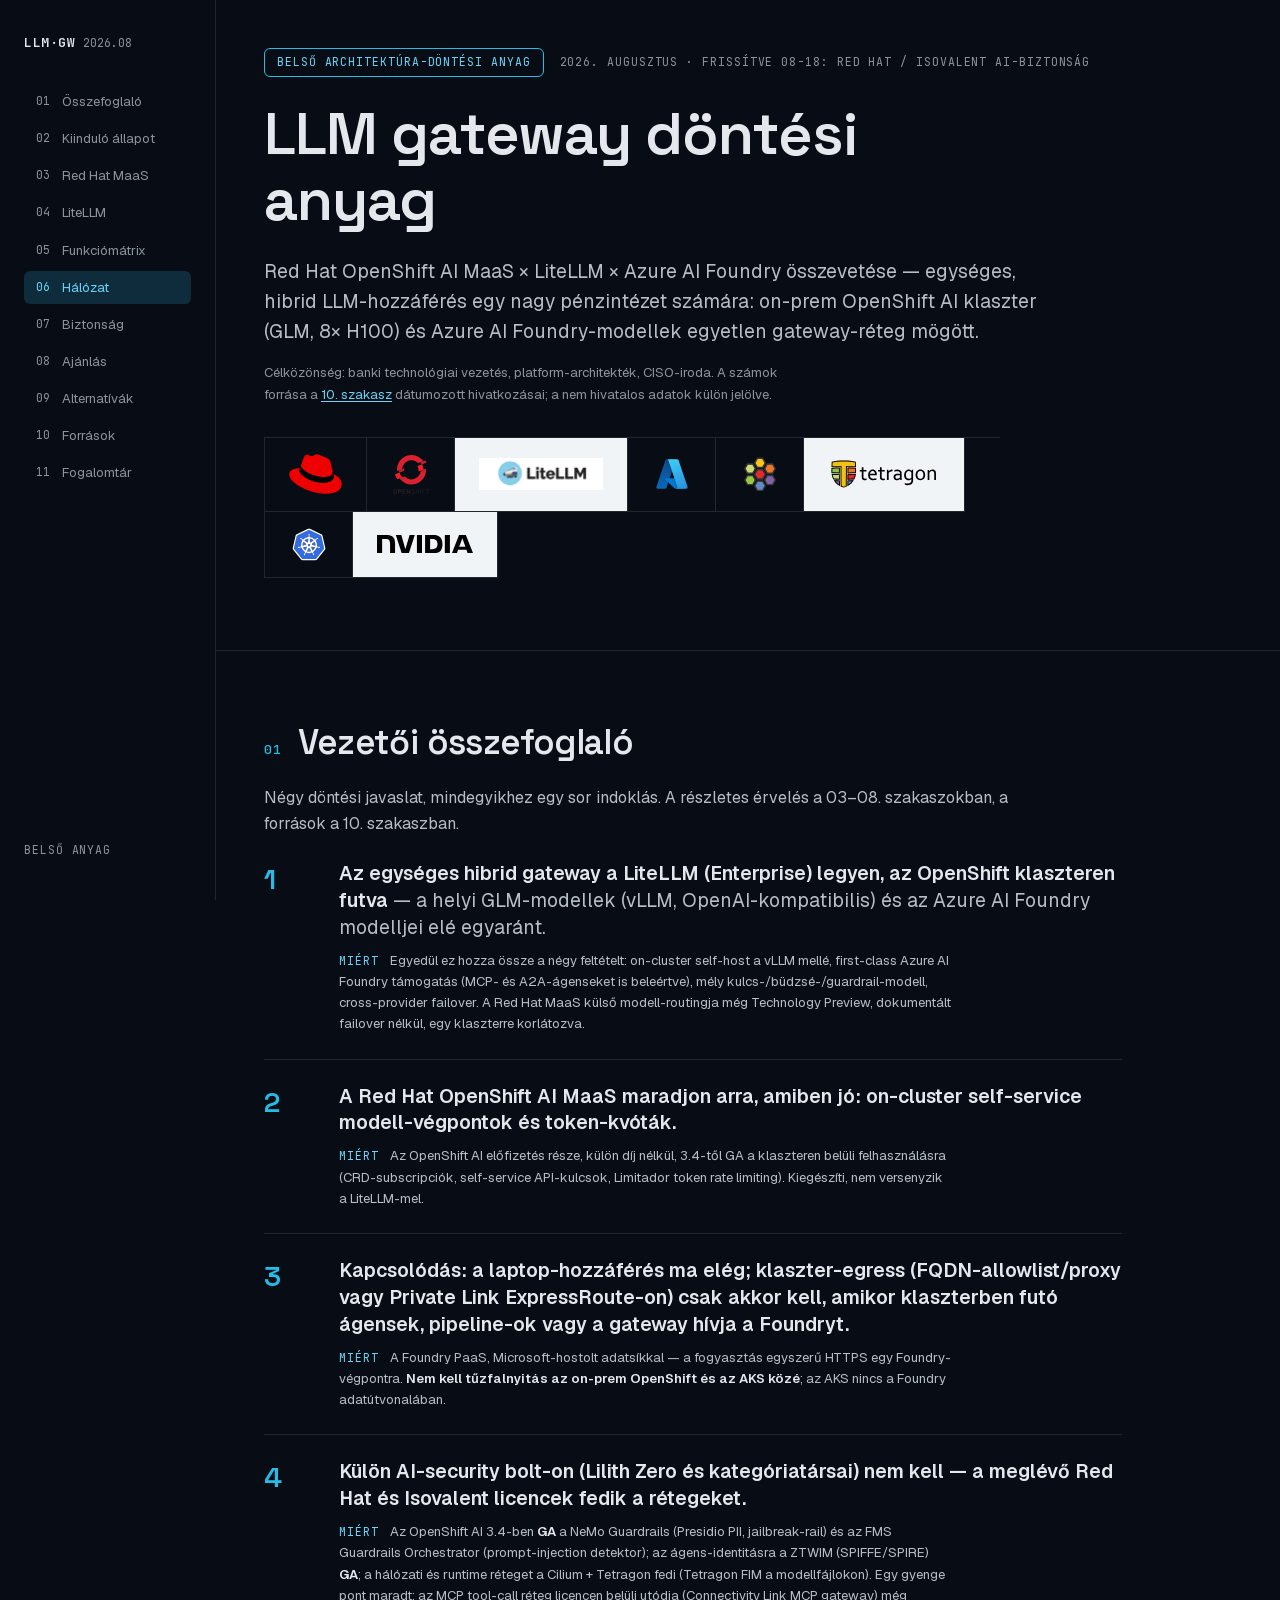
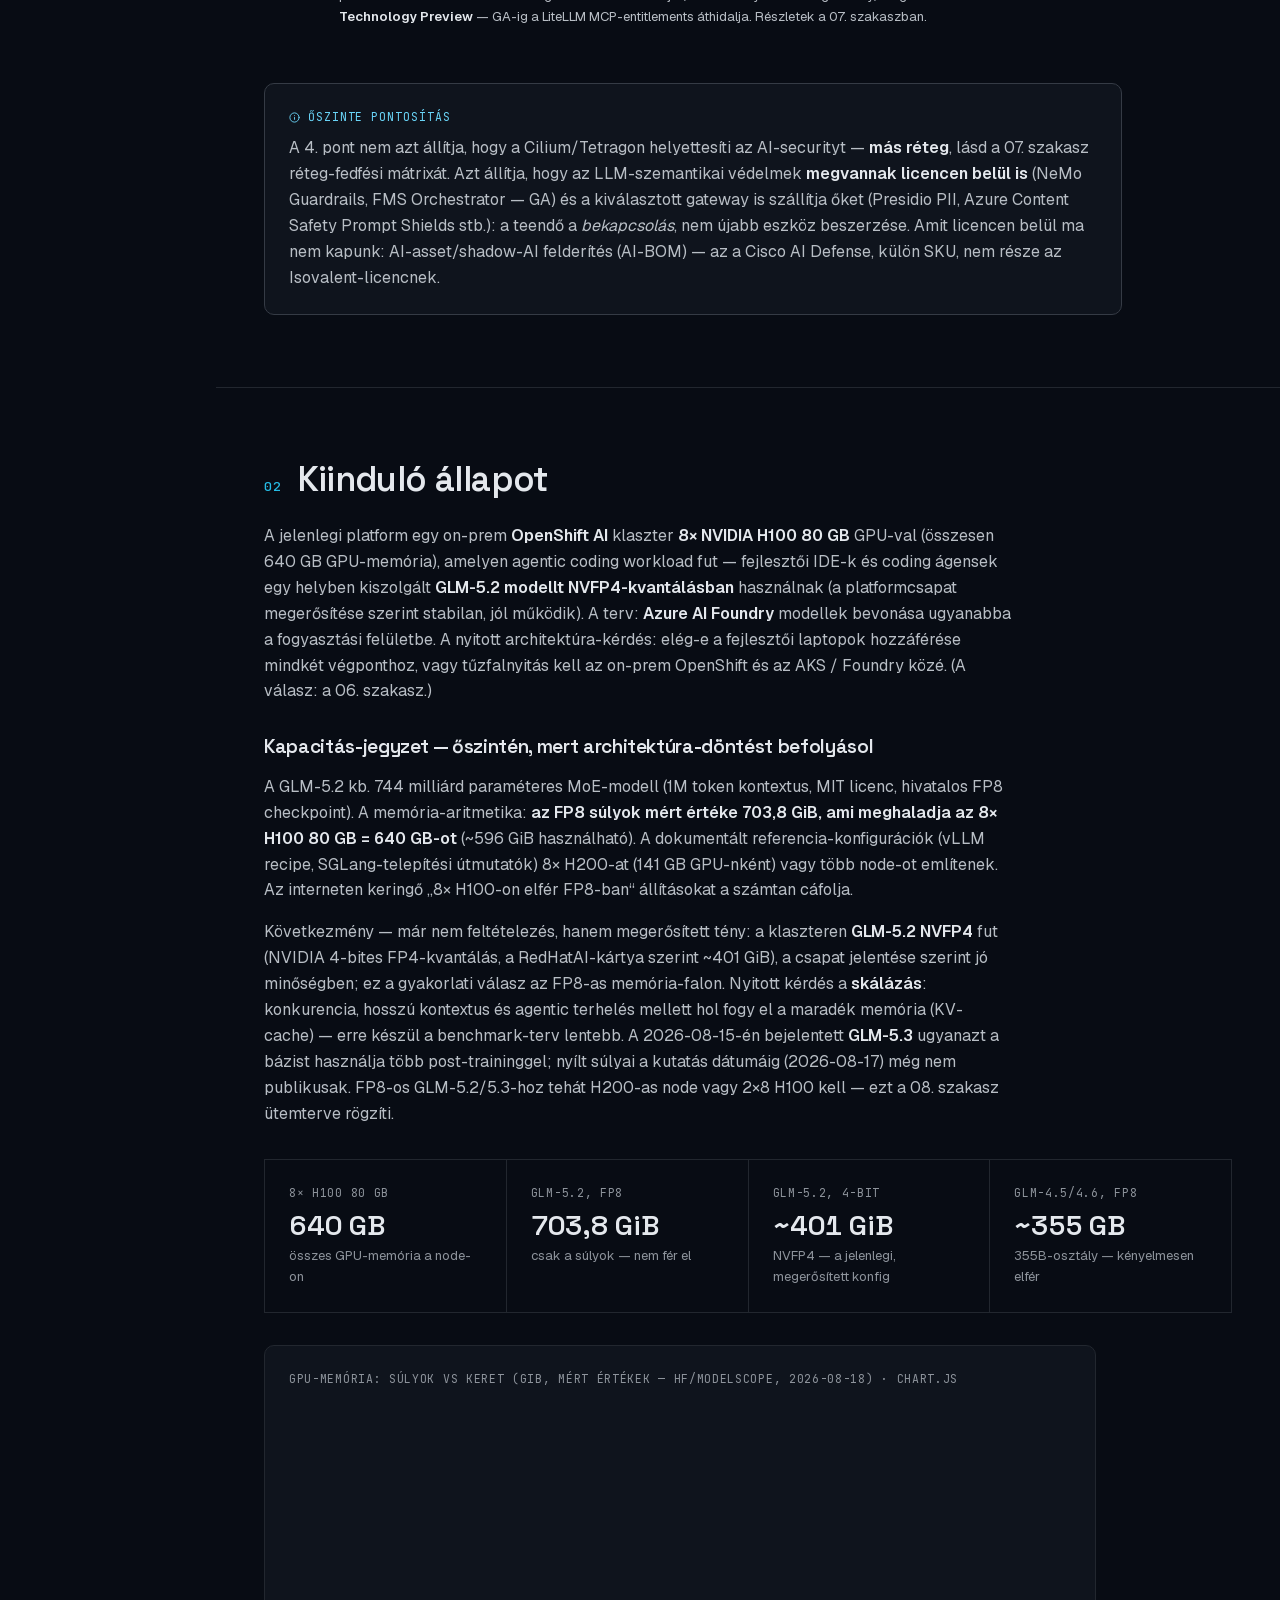
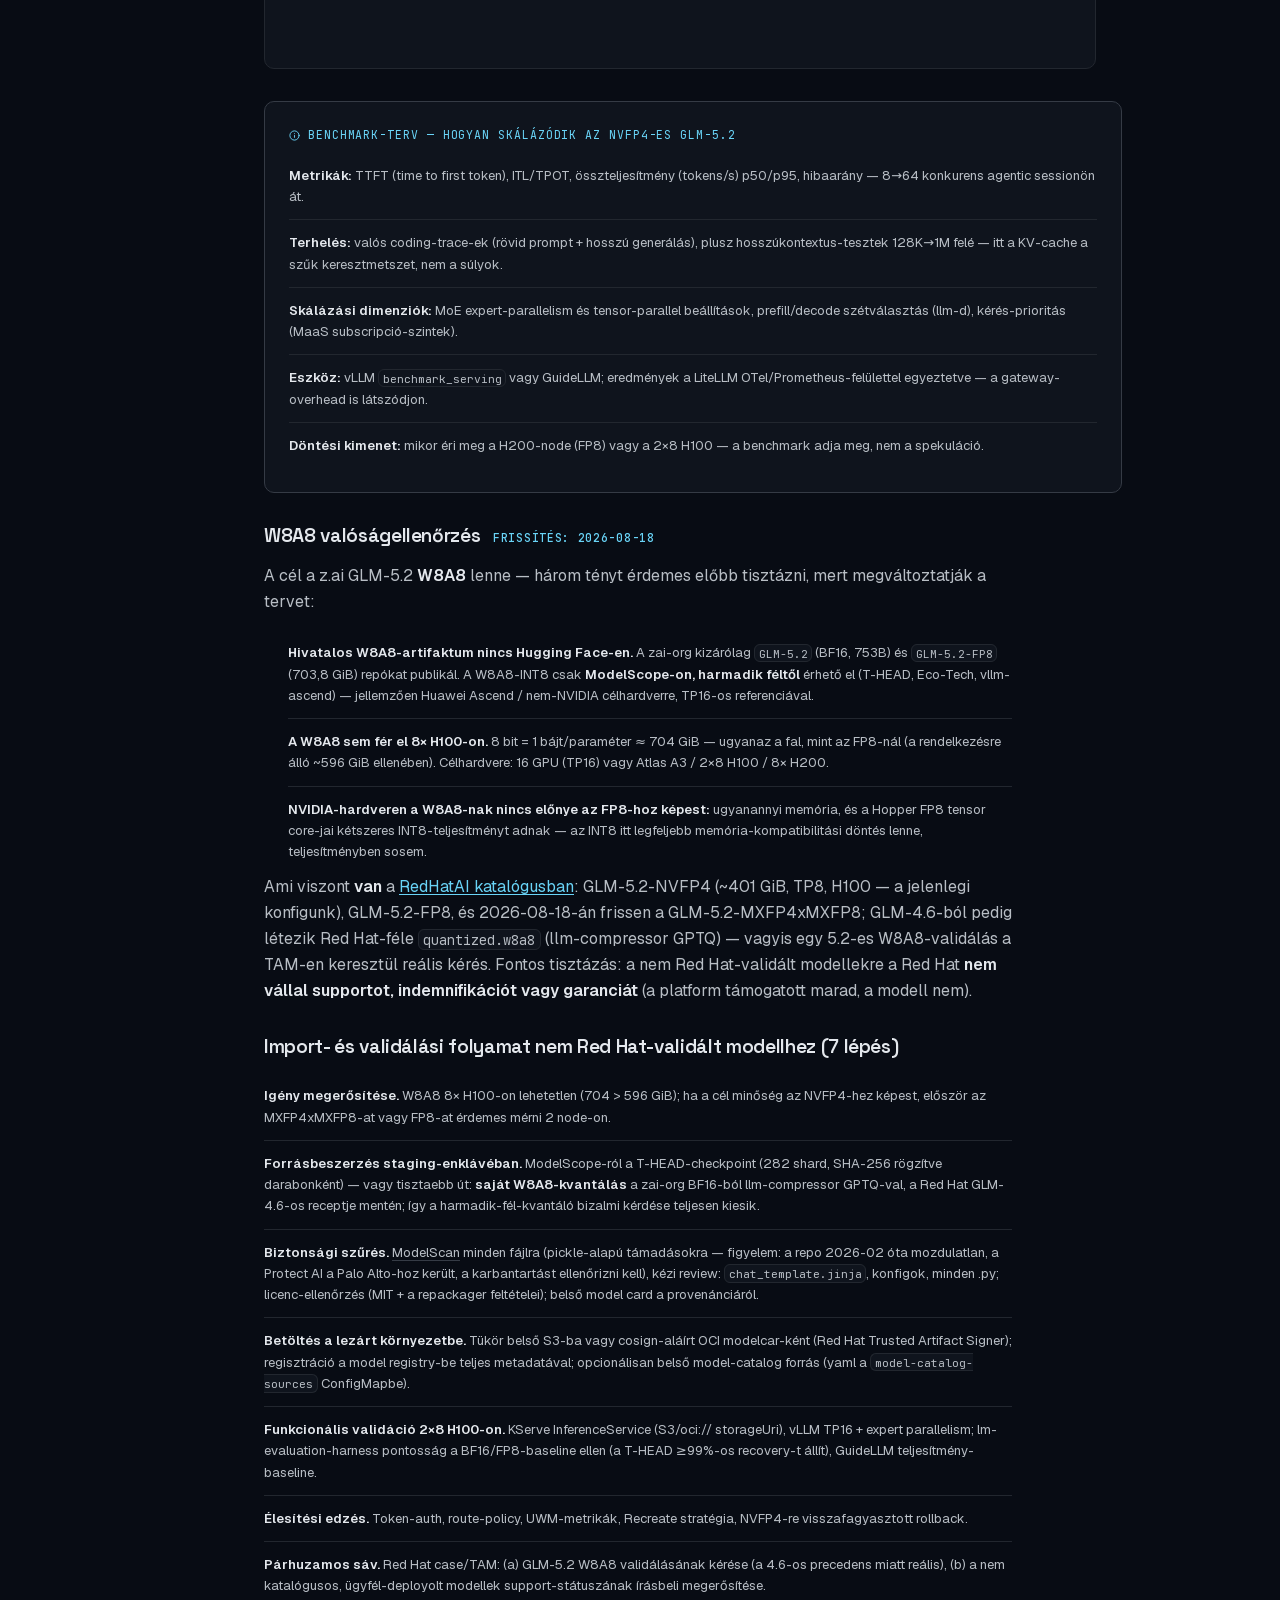
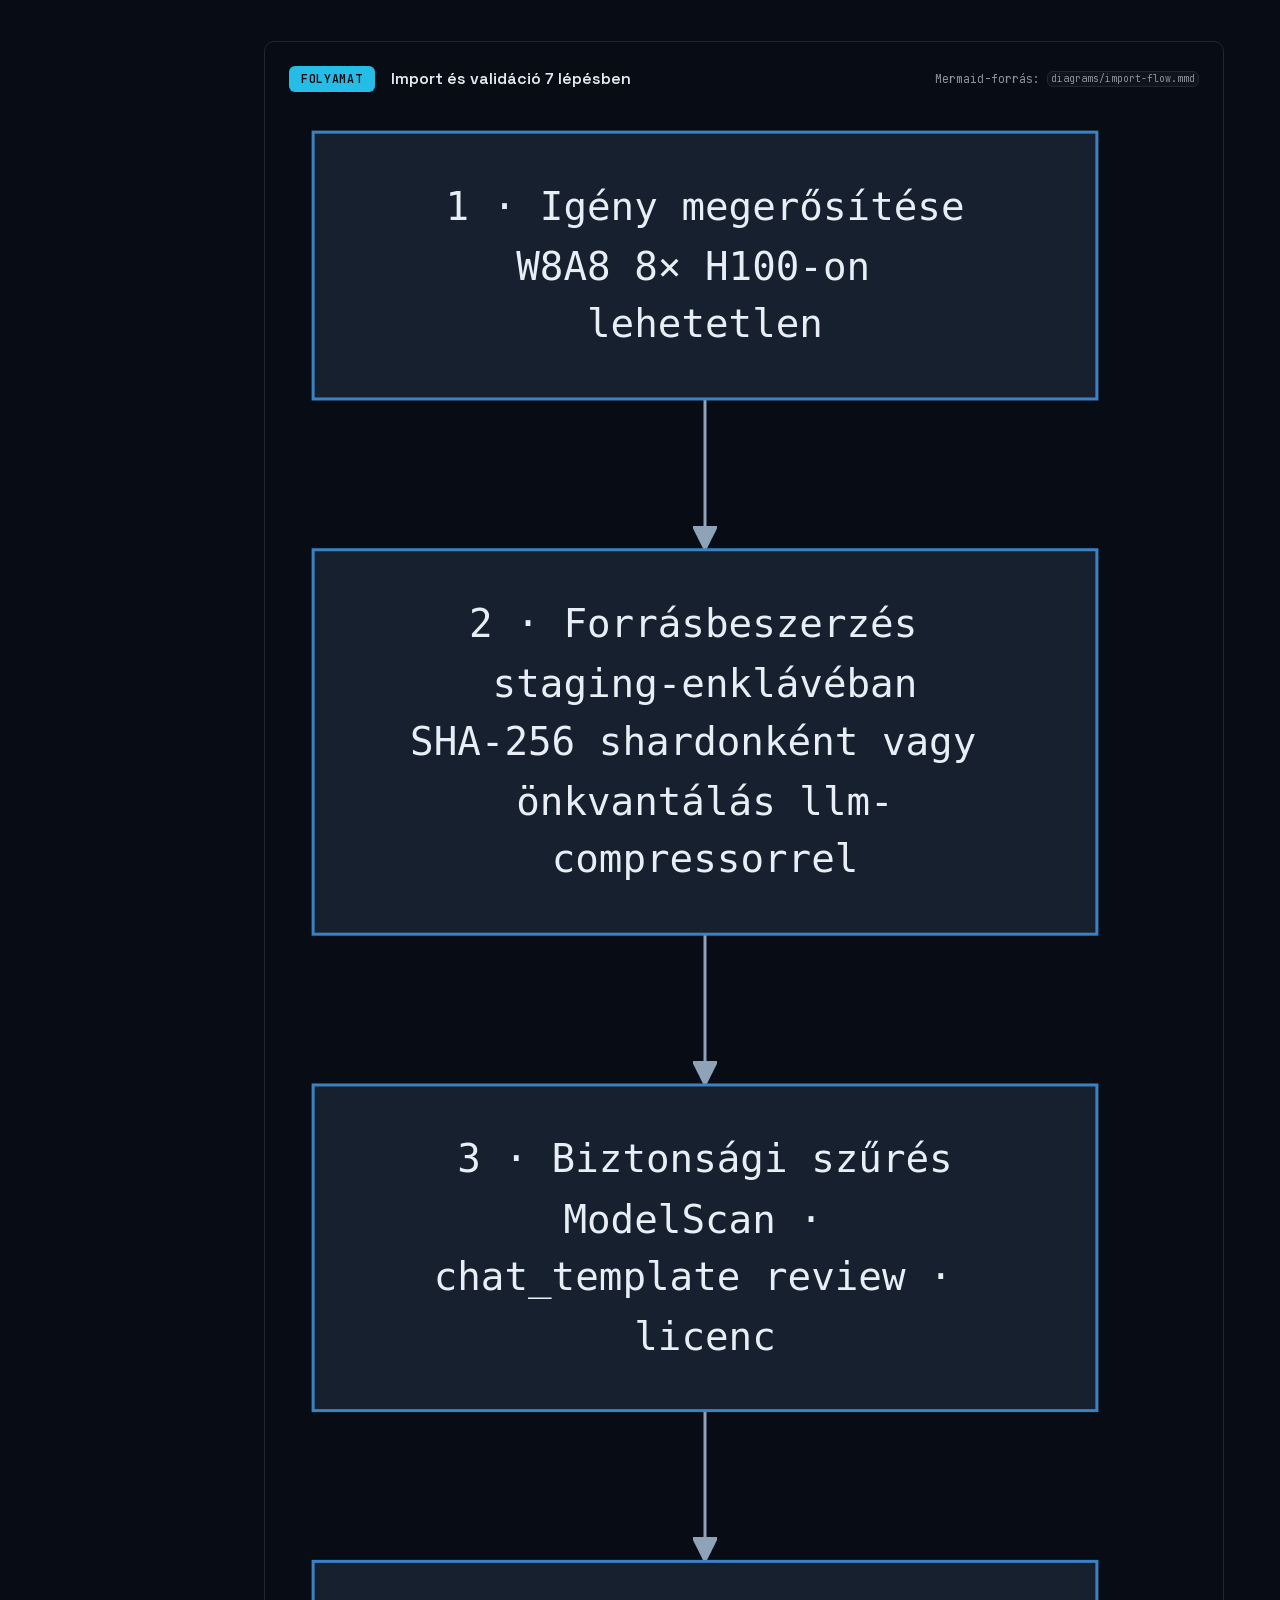
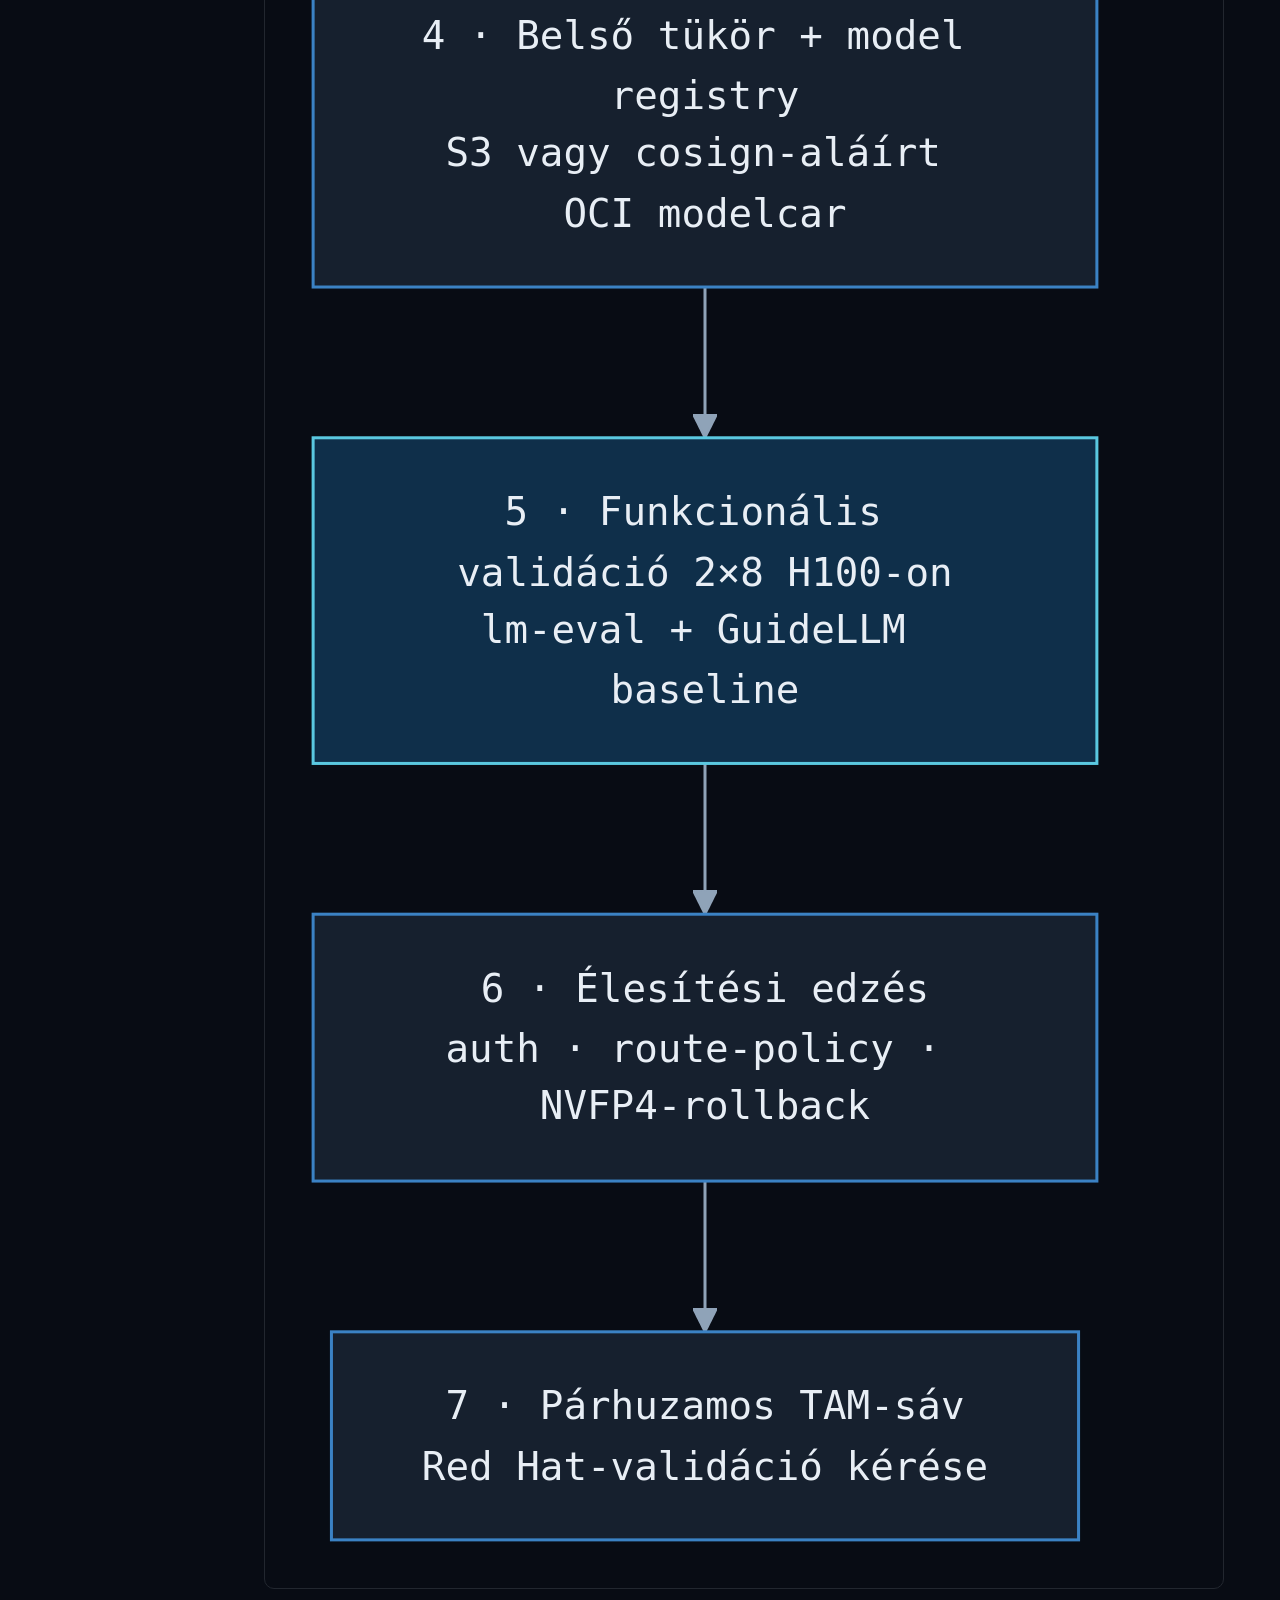
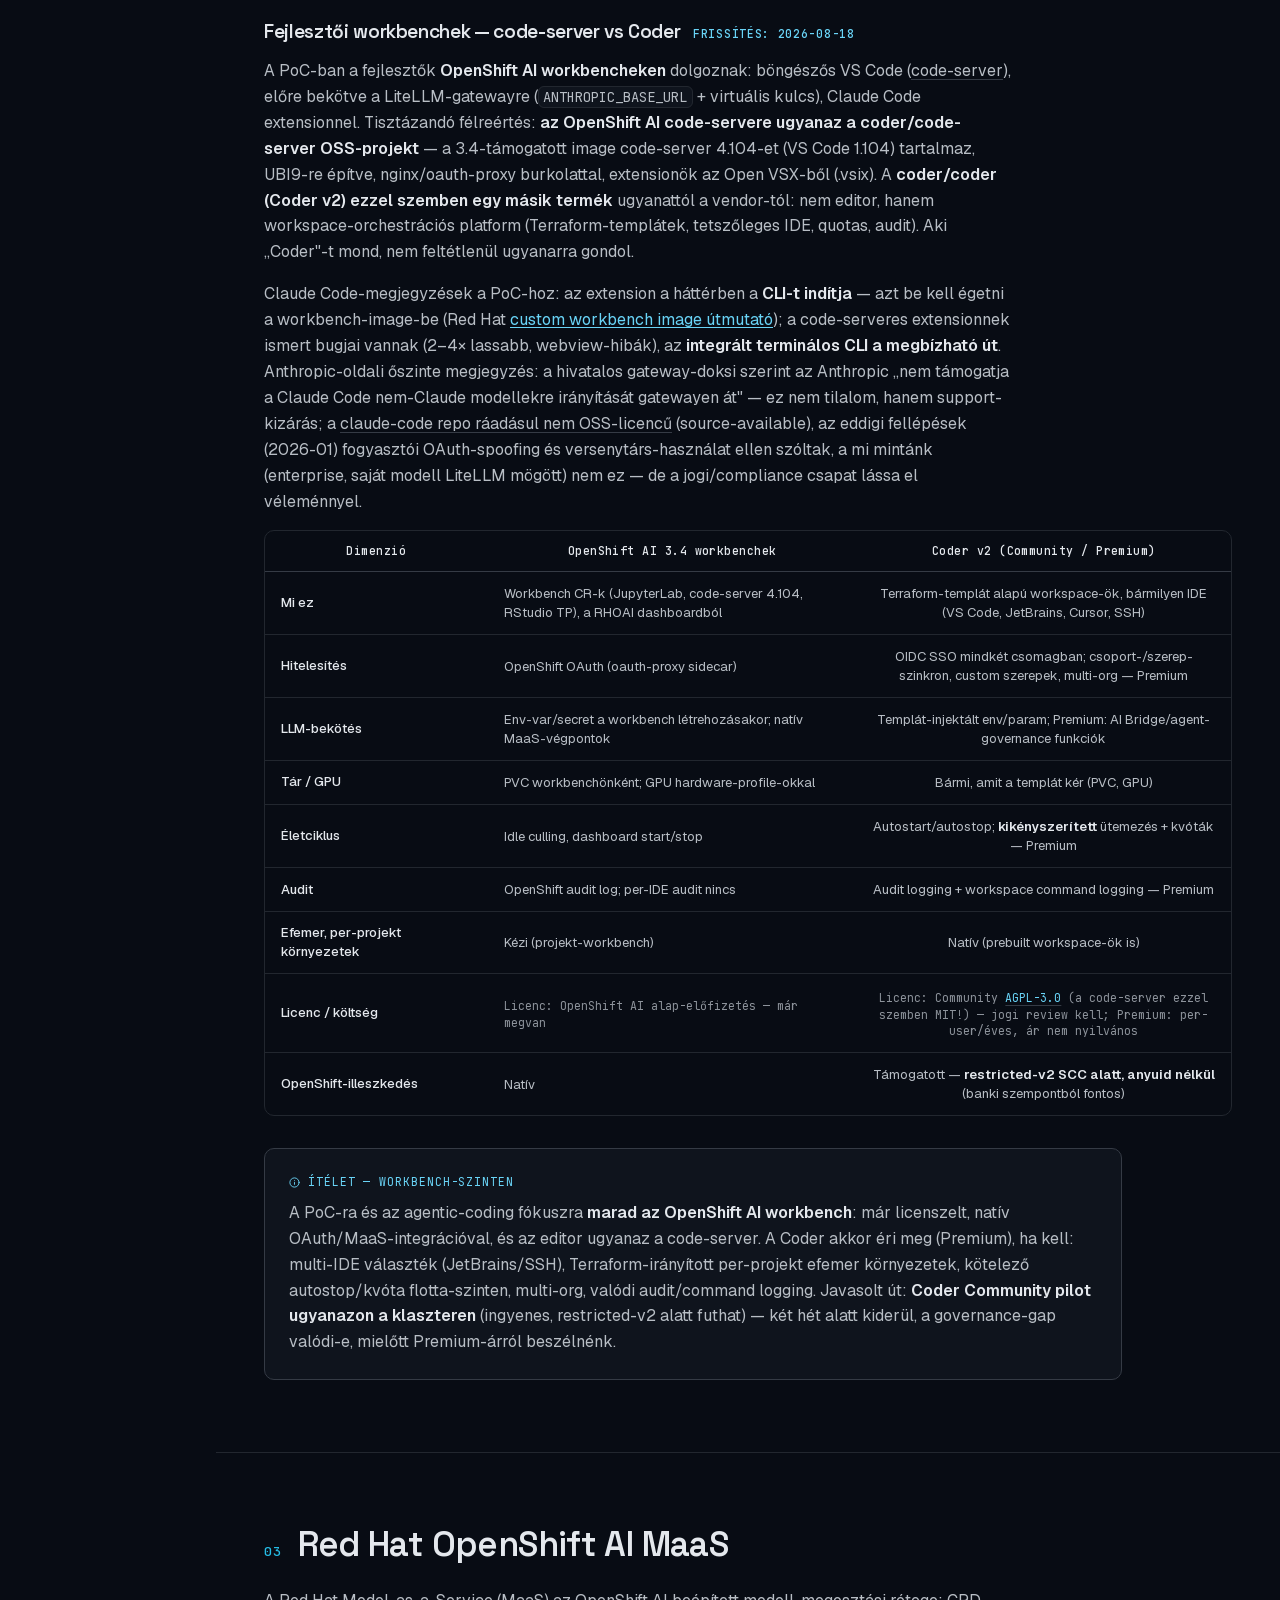
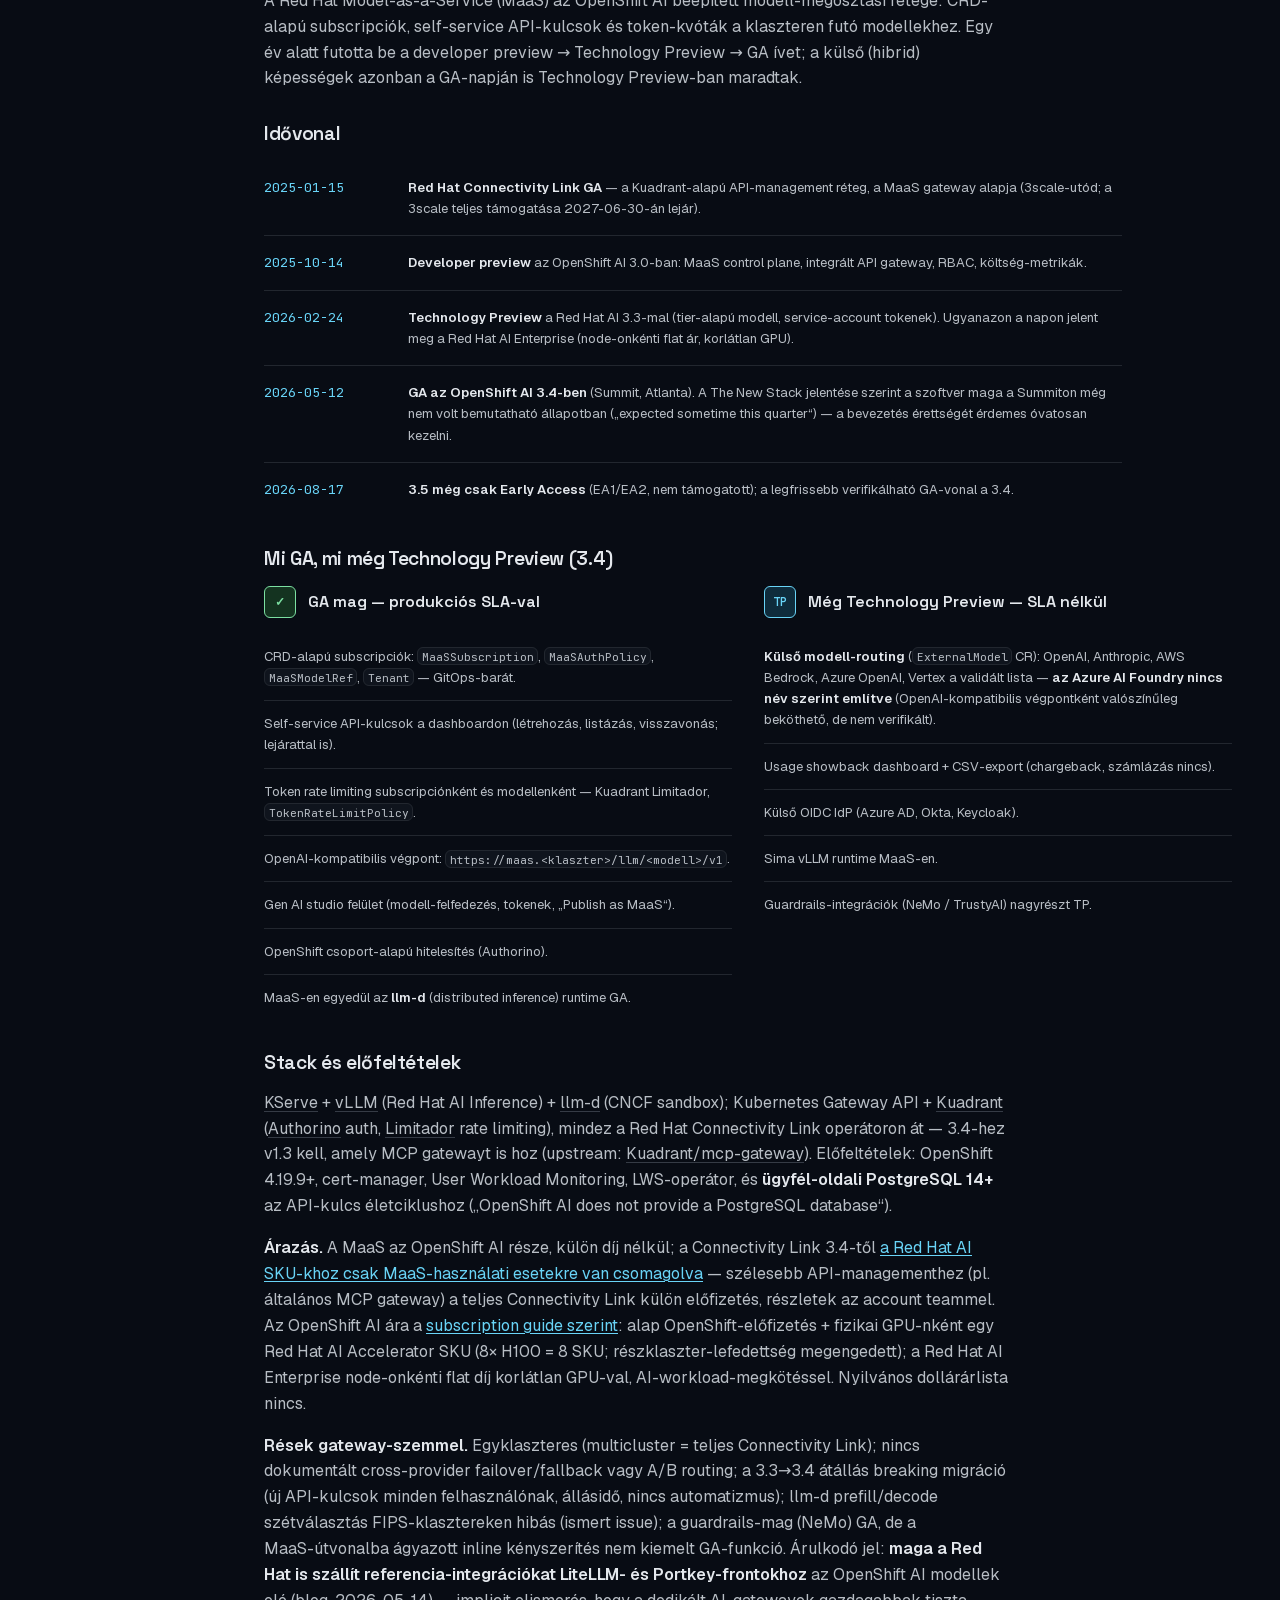
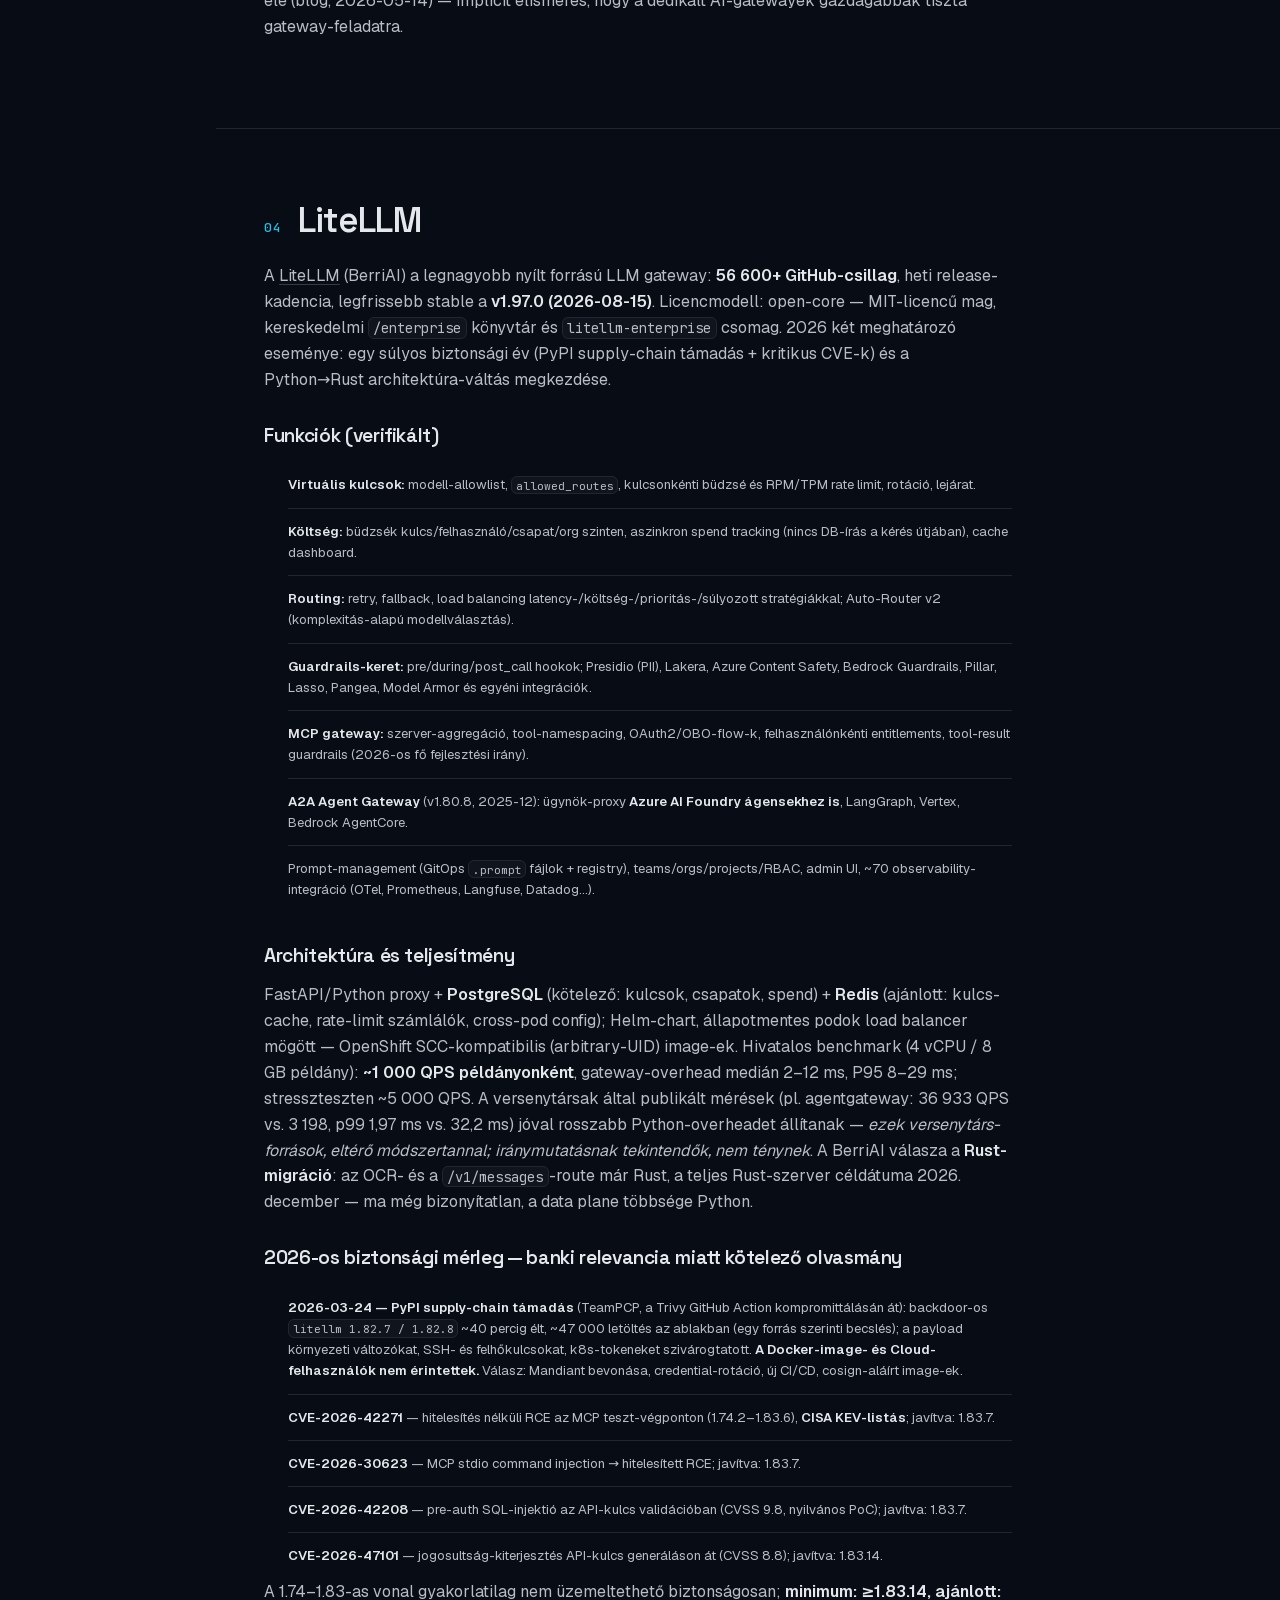
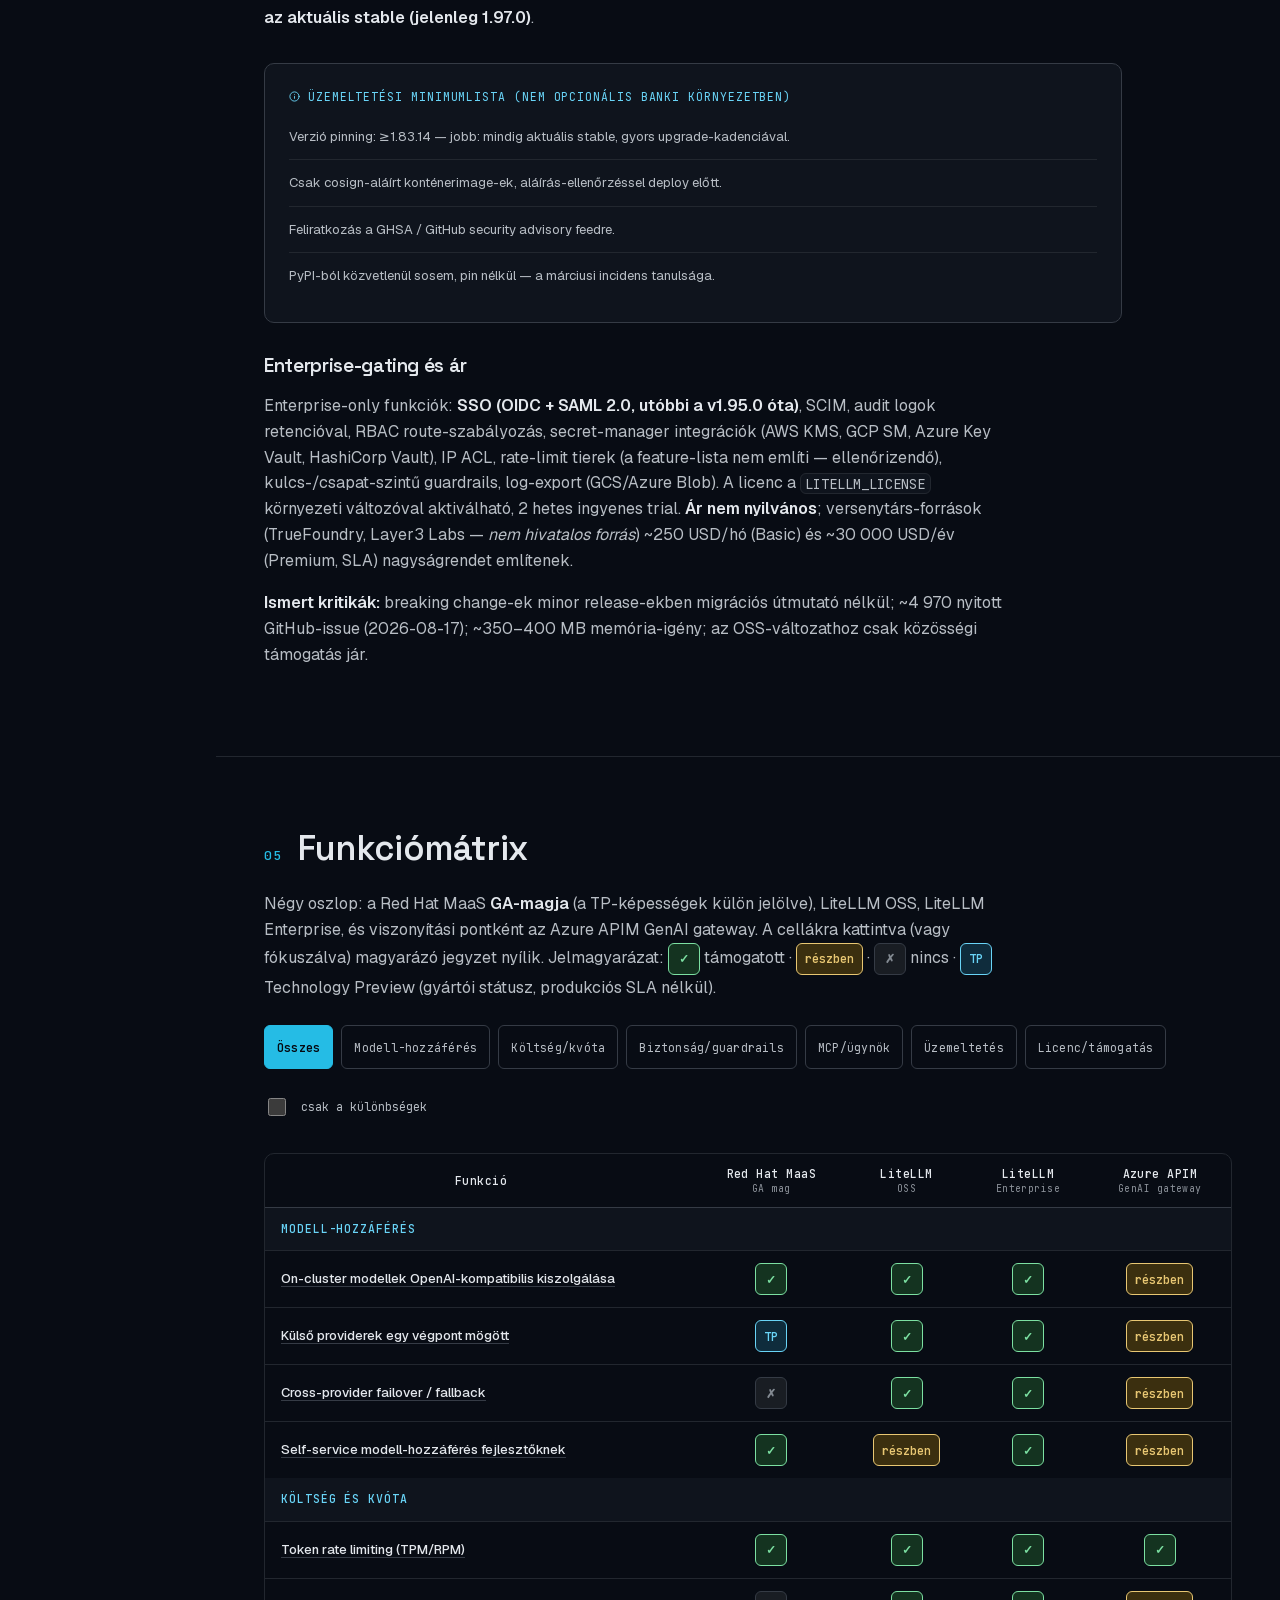
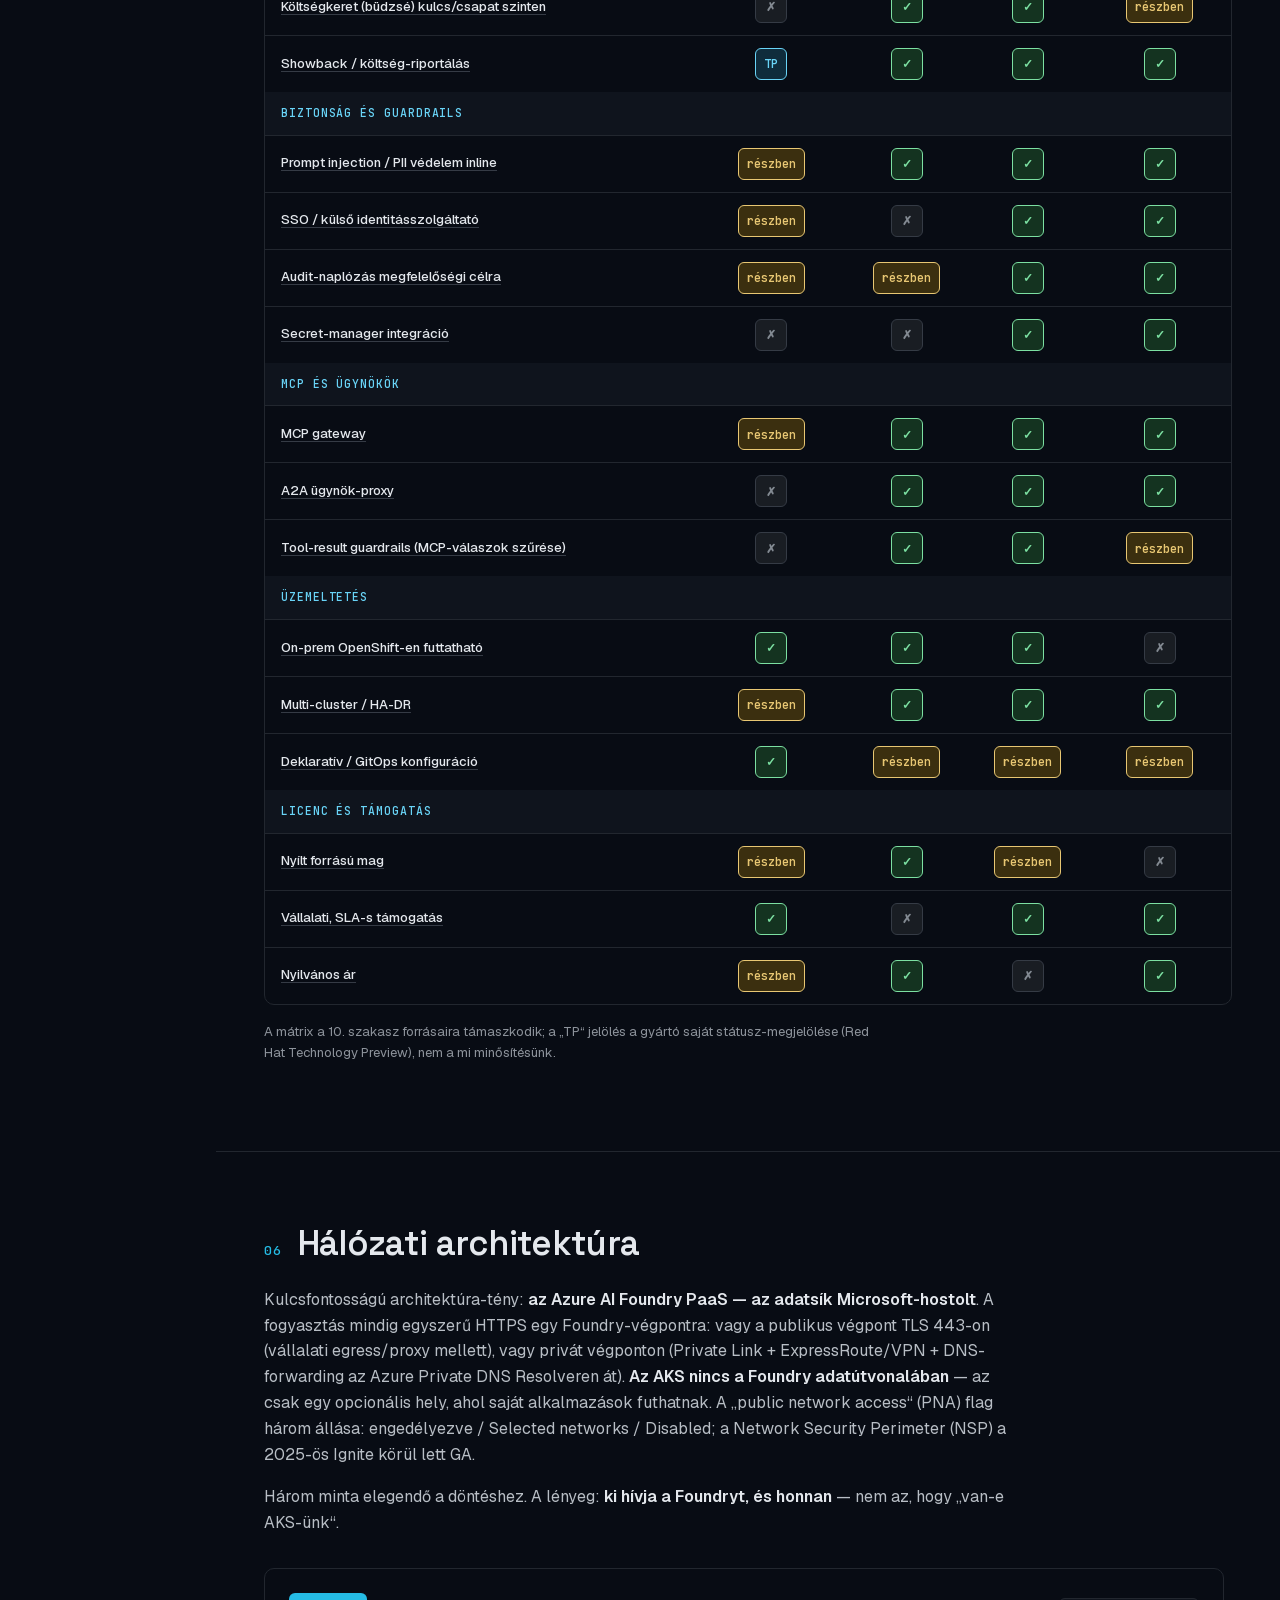
<file: index.html>
<!doctype html>
<html lang="hu">
<head>
  <meta charset="utf-8">
  <meta name="viewport" content="width=device-width, initial-scale=1, viewport-fit=cover">
  <meta name="color-scheme" content="dark">
  <title>LLM gateway döntési anyag — Red Hat MaaS × LiteLLM × Azure AI Foundry · 2026. augusztus</title>
  <meta name="description" content="Belső architektúra-döntési anyag nagy pénzintézet számára: Red Hat OpenShift AI MaaS, LiteLLM és Azure AI Foundry / APIM GenAI gateway összevetése — hálózat, biztonság, költség, ajánlás. Kutatás dátuma: 2026-08-17/18.">
  <link rel="preload" href="assets/fonts/space-grotesk-latin.woff2" as="font" type="font/woff2" crossorigin>
  <link rel="preload" href="assets/fonts/geist-latin.woff2" as="font" type="font/woff2" crossorigin>
  <link rel="stylesheet" href="assets/site.css">
  <script src="assets/vendor/chart.umd.js" defer></script>
</head>
<body>
  <a class="skip-link" href="#osszefoglalo">Ugrás a tartalomra</a>

  <!-- N3 · Side-rail TOC (desktop) -->
  <nav class="rail" aria-label="Tartalomjegyzék">
    <p class="rail__wordmark"><span class="rail__mark">LLM·GW</span><span class="rail__year">2026.08</span></p>
    <ol class="rail__toc" id="railToc">
      <li><a href="#osszefoglalo"><span class="rail__num">01</span><span class="rail__label">Összefoglaló</span></a></li>
      <li><a href="#kiindulas"><span class="rail__num">02</span><span class="rail__label">Kiinduló állapot</span></a></li>
      <li><a href="#maas"><span class="rail__num">03</span><span class="rail__label">Red Hat MaaS</span></a></li>
      <li><a href="#litellm"><span class="rail__num">04</span><span class="rail__label">LiteLLM</span></a></li>
      <li><a href="#matrix"><span class="rail__num">05</span><span class="rail__label">Funkciómátrix</span></a></li>
      <li><a href="#halozat"><span class="rail__num">06</span><span class="rail__label">Hálózat</span></a></li>
      <li><a href="#biztonsag"><span class="rail__num">07</span><span class="rail__label">Biztonság</span></a></li>
      <li><a href="#ajanlas"><span class="rail__num">08</span><span class="rail__label">Ajánlás</span></a></li>
      <li><a href="#alternativak"><span class="rail__num">09</span><span class="rail__label">Alternatívák</span></a></li>
      <li><a href="#forrasok"><span class="rail__num">10</span><span class="rail__label">Források</span></a></li>
      <li><a href="#fogalomtar"><span class="rail__num">11</span><span class="rail__label">Fogalomtár</span></a></li>
    </ol>
    <p class="rail__foot">belső anyag</p>
  </nav>

  <!-- Mobile top bar -->
  <header class="topbar">
    <span class="topbar__wordmark">LLM·GW <span class="topbar__year">— 2026.08</span></span>
    <details class="topbar__menu">
      <summary>Tartalom</summary>
      <ol class="topbar__toc">
        <li><a href="#osszefoglalo">01 · Összefoglaló</a></li>
        <li><a href="#kiindulas">02 · Kiinduló állapot</a></li>
        <li><a href="#maas">03 · Red Hat MaaS</a></li>
        <li><a href="#litellm">04 · LiteLLM</a></li>
        <li><a href="#matrix">05 · Funkciómátrix</a></li>
        <li><a href="#halozat">06 · Hálózat</a></li>
        <li><a href="#biztonsag">07 · Biztonság</a></li>
        <li><a href="#ajanlas">08 · Ajánlás</a></li>
        <li><a href="#alternativak">09 · Alternatívák</a></li>
        <li><a href="#forrasok">10 · Források</a></li>
        <li><a href="#fogalomtar">11 · Fogalomtár</a></li>
      </ol>
    </details>
  </header>

  <main class="page" id="tartalom">

    <!-- ============ 0 · HERO ============ -->
    <header class="hero">
      <p class="hero__meta"><span class="tag">Belső architektúra-döntési anyag</span> <span class="hero__date">2026. augusztus · frissítve 08-18: Red Hat / Isovalent AI-biztonság</span></p>
      <h1 class="hero__title">LLM gateway döntési anyag</h1>
      <p class="hero__lede">Red Hat OpenShift AI MaaS × LiteLLM × Azure AI Foundry összevetése — egységes, hibrid LLM-hozzáférés egy nagy pénzintézet számára: on-prem OpenShift AI klaszter (GLM, 8× H100) és Azure AI Foundry-modellek egyetlen gateway-réteg mögött.</p>
      <p class="hero__aud">Célközönség: banki technológiai vezetés, platform-architekték, CISO-iroda. A számok forrása a <a href="#forrasok">10. szakasz</a> dátumozott hivatkozásai; a nem hivatalos adatok külön jelölve.</p>

      <div class="logo-strip" role="group" aria-label="Az anyagban szereplő technológiák logói">
        <span class="logo-cell"><img src="assets/logos/red-hat.svg" width="53" height="40" alt="Red Hat logó"></span>
        <span class="logo-cell"><img src="assets/logos/openshift.svg" width="38" height="40" alt="OpenShift logó"></span>
        <span class="logo-cell logo-cell--light"><img src="assets/logos/litellm.jpg" width="124" height="32" alt="LiteLLM logó"></span>
        <span class="logo-cell"><img src="assets/logos/azure.svg" width="34" height="34" alt="Microsoft Azure logó"></span>
        <span class="logo-cell"><img src="assets/logos/cilium.svg" width="34" height="34" alt="Cilium logó"></span>
        <span class="logo-cell logo-cell--light"><img src="assets/logos/tetragon.svg" width="112" height="34" alt="Tetragon logó"></span>
        <span class="logo-cell"><img src="assets/logos/kubernetes.svg" width="34" height="34" alt="Kubernetes logó"></span>
        <span class="logo-cell logo-cell--light"><img src="assets/logos/nvidia.svg" width="96" height="18" alt="NVIDIA logó"></span>
      </div>
    </header>

    <!-- ============ 1 · VEZETŐI ÖSSZEFOGLALÓ ============ -->
    <section class="section" id="osszefoglalo" aria-labelledby="h-osszefoglalo">
      <h2 class="section__title" id="h-osszefoglalo"><span class="h-num">01</span> Vezetői összefoglaló</h2>
      <div class="prose">
        <p>Négy döntési javaslat, mindegyikhez egy sor indoklás. A részletes érvelés a 03–08. szakaszokban, a források a 10. szakaszban.</p>
      </div>
      <ol class="recs">
        <li class="rec">
          <span class="rec__num">1</span>
          <p class="rec__head"><strong>Az egységes hibrid gateway a LiteLLM (Enterprise) legyen, az OpenShift klaszteren futva</strong> — a helyi GLM-modellek (vLLM, OpenAI-kompatibilis) és az Azure AI Foundry modelljei elé egyaránt.</p>
          <p class="rec__why"><span class="rec__tag">Miért</span> Egyedül ez hozza össze a négy feltételt: on-cluster self-host a vLLM mellé, first-class Azure AI Foundry támogatás (MCP- és A2A-ágenseket is beleértve), mély kulcs-/büdzsé-/guardrail-modell, cross-provider failover. A Red Hat MaaS külső modell-routingja még Technology Preview, dokumentált failover nélkül, egy klaszterre korlátozva.</p>
        </li>
        <li class="rec">
          <span class="rec__num">2</span>
          <p class="rec__head"><strong>A Red Hat OpenShift AI MaaS maradjon arra, amiben jó: on-cluster self-service modell-végpontok és token-kvóták.</strong></p>
          <p class="rec__why"><span class="rec__tag">Miért</span> Az OpenShift AI előfizetés része, külön díj nélkül, 3.4-től GA a klaszteren belüli felhasználásra (CRD-subscripciók, self-service API-kulcsok, Limitador token rate limiting). Kiegészíti, nem versenyzik a LiteLLM-mel.</p>
        </li>
        <li class="rec">
          <span class="rec__num">3</span>
          <p class="rec__head"><strong>Kapcsolódás: a laptop-hozzáférés ma elég; klaszter-egress (FQDN-allowlist/proxy vagy Private Link ExpressRoute-on) csak akkor kell, amikor klaszterben futó ágensek, pipeline-ok vagy a gateway hívja a Foundryt.</strong></p>
          <p class="rec__why"><span class="rec__tag">Miért</span> A Foundry PaaS, Microsoft-hostolt adatsíkkal — a fogyasztás egyszerű HTTPS egy Foundry-végpontra. <strong>Nem kell tűzfalnyitás az on-prem OpenShift és az AKS közé</strong>; az AKS nincs a Foundry adatútvonalában.</p>
        </li>
        <li class="rec">
          <span class="rec__num">4</span>
          <p class="rec__head"><strong>Külön AI-security bolt-on (Lilith Zero és kategóriatársai) nem kell — a meglévő Red Hat és Isovalent licencek fedik a rétegeket.</strong></p>
          <p class="rec__why"><span class="rec__tag">Miért</span> Az OpenShift AI 3.4-ben <strong>GA</strong> a NeMo Guardrails (Presidio PII, jailbreak-rail) és az FMS Guardrails Orchestrator (prompt-injection detektor); az ágens-identitásra a ZTWIM (SPIFFE/SPIRE) <strong>GA</strong>; a hálózati és runtime réteget a Cilium + Tetragon fedi (Tetragon FIM a modellfájlokon). Egy gyenge pont maradt: az MCP tool-call réteg licencen belüli utódja (Connectivity Link MCP gateway) még <strong>Technology Preview</strong> — GA-ig a LiteLLM MCP-entitlements áthidalja. Részletek a 07. szakaszban.</p>
        </li>
      </ol>
      <div class="note-box">
        <p class="note-box__label">Őszinte pontosítás</p>
        <p>A 4. pont nem azt állítja, hogy a Cilium/Tetragon helyettesíti az AI-securityt — <strong>más réteg</strong>, lásd a 07. szakasz réteg-fedfési mátrixát. Azt állítja, hogy az LLM-szemantikai védelmek <strong>megvannak licencen belül is</strong> (NeMo Guardrails, FMS Orchestrator — GA) és a kiválasztott gateway is szállítja őket (Presidio PII, Azure Content Safety Prompt Shields stb.): a teendő a <em>bekapcsolás</em>, nem újabb eszköz beszerzése. Amit licencen belül ma nem kapunk: AI-asset/shadow-AI felderítés (AI-BOM) — az a Cisco AI Defense, külön SKU, nem része az Isovalent-licencnek.</p>
      </div>
    </section>

    <!-- ============ 2 · KIINDULÓ ÁLLAPOT ============ -->
    <section class="section" id="kiindulas" aria-labelledby="h-kiindulas">
      <h2 class="section__title" id="h-kiindulas"><span class="h-num">02</span> Kiinduló állapot</h2>
      <div class="prose">
        <p>A jelenlegi platform egy on-prem <strong>OpenShift AI</strong> klaszter <strong>8× NVIDIA H100 80&nbsp;GB</strong> GPU-val (összesen 640&nbsp;GB GPU-memória), amelyen agentic coding workload fut — fejlesztői IDE-k és coding ágensek egy helyben kiszolgált <strong>GLM-5.2 modellt NVFP4-kvantálásban</strong> használnak (a platformcsapat megerősítése szerint stabilan, jól működik). A terv: <strong>Azure AI Foundry</strong> modellek bevonása ugyanabba a fogyasztási felületbe. A nyitott architektúra-kérdés: elég-e a fejlesztői laptopok hozzáférése mindkét végponthoz, vagy tűzfalnyitás kell az on-prem OpenShift és az AKS / Foundry közé. (A válasz: a 06. szakasz.)</p>
        <h3>Kapacitás-jegyzet — őszintén, mert architektúra-döntést befolyásol</h3>
        <p>A GLM-5.2 kb. 744 milliárd paraméteres MoE-modell (1M token kontextus, MIT licenc, hivatalos FP8 checkpoint). A memória-aritmetika: <strong>az FP8 súlyok mért értéke 703,8&nbsp;GiB, ami meghaladja az 8× H100 80&nbsp;GB = 640&nbsp;GB-ot</strong> (~596&nbsp;GiB használható). A dokumentált referencia-konfigurációk (vLLM recipe, SGLang-telepítési útmutatók) 8× H200-at (141&nbsp;GB GPU-nként) vagy több node-ot említenek. Az interneten keringő „8× H100-on elfér FP8-ban“ állításokat a számtan cáfolja.</p>
        <p>Következmény — már nem feltételezés, hanem megerősített tény: a klaszteren <strong>GLM-5.2 NVFP4</strong> fut (NVIDIA 4-bites FP4-kvantálás, a RedHatAI-kártya szerint ~401&nbsp;GiB), a csapat jelentése szerint jó minőségben; ez a gyakorlati válasz az FP8-as memória-falon. Nyitott kérdés a <strong>skálázás</strong>: konkurencia, hosszú kontextus és agentic terhelés mellett hol fogy el a maradék memória (KV-cache) — erre készül a benchmark-terv lentebb. A 2026-08-15-én bejelentett <strong>GLM-5.3</strong> ugyanazt a bázist használja több post-traininggel; nyílt súlyai a kutatás dátumáig (2026-08-17) még nem publikusak. FP8-os GLM-5.2/5.3-hoz tehát H200-as node vagy 2×8 H100 kell — ezt a 08. szakasz ütemterve rögzíti.</p>
      </div>
      <dl class="stat-strip">
        <div class="stat"><dt>8× H100 80&nbsp;GB</dt><dd class="stat__num">640&nbsp;GB</dd><dd class="stat__qual">összes GPU-memória a node-on</dd></div>
        <div class="stat"><dt>GLM-5.2, FP8</dt><dd class="stat__num">703,8&nbsp;GiB</dd><dd class="stat__qual">csak a súlyok — nem fér el</dd></div>
        <div class="stat"><dt>GLM-5.2, 4-bit</dt><dd class="stat__num">~401&nbsp;GiB</dd><dd class="stat__qual">NVFP4 — a jelenlegi, megerősített konfig</dd></div>
        <div class="stat"><dt>GLM-4.5/4.6, FP8</dt><dd class="stat__num">~355&nbsp;GB</dd><dd class="stat__qual">355B-osztály — kényelmesen elfér</dd></div>
      </dl>
      <figure class="chart-box">
        <figcaption class="chart-box__label">GPU-memória: súlyok vs keret (GiB, mért értékek — HF/ModelScope, 2026-08-18) · Chart.js</figcaption>
        <div class="chart-box__inner"><canvas id="capChart" role="img" aria-label="Oszlopdiagram: GLM-5.2 FP8 703,8 GiB és W8A8 704,4 GiB nem fér el a 8x H100 ~596 GiB kereten, NVFP4 401 GiB igen."></canvas></div>
      </figure>
      <div class="note-box">
        <p class="note-box__label">Benchmark-terv — hogyan skálázódik az NVFP4-es GLM-5.2</p>
        <ul class="tick-list tick-list--plain">
          <li><strong>Metrikák:</strong> TTFT (time to first token), ITL/TPOT, összteljesítmény (tokens/s) p50/p95, hibaarány — 8→64 konkurens agentic sessionön át.</li>
          <li><strong>Terhelés:</strong> valós coding-trace-ek (rövid prompt + hosszú generálás), plusz hosszúkontextus-tesztek 128K→1M felé — itt a KV-cache a szűk keresztmetszet, nem a súlyok.</li>
          <li><strong>Skálázási dimenziók:</strong> MoE expert-parallelism és tensor-parallel beállítások, prefill/decode szétválasztás (llm-d), kérés-prioritás (MaaS subscripció-szintek).</li>
          <li><strong>Eszköz:</strong> vLLM <code>benchmark_serving</code> vagy GuideLLM; eredmények a LiteLLM OTel/Prometheus-felülettel egyeztetve — a gateway-overhead is látszódjon.</li>
          <li><strong>Döntési kimenet:</strong> mikor éri meg a H200-node (FP8) vagy a 2×8 H100 — a benchmark adja meg, nem a spekuláció.</li>
        </ul>
      </div>

      <h3 class="subhead">W8A8 valóságellenőrzés <span class="subhead__tag">frissítés: 2026-08-18</span></h3>
      <div class="prose">
        <p>A cél a z.ai GLM-5.2 <strong>W8A8</strong> lenne — három tényt érdemes előbb tisztázni, mert megváltoztatják a tervet:</p>
        <ul class="tick-list">
          <li><strong>Hivatalos W8A8-artifaktum nincs Hugging Face-en.</strong> A zai-org kizárólag <code>GLM-5.2</code> (BF16, 753B) és <code>GLM-5.2-FP8</code> (703,8 GiB) repókat publikál. A W8A8-INT8 csak <strong>ModelScope-on, harmadik féltől</strong> érhető el (T-HEAD, Eco-Tech, vllm-ascend) — jellemzően Huawei Ascend / nem-NVIDIA célhardverre, TP16-os referenciával.</li>
          <li><strong>A W8A8 sem fér el 8× H100-on.</strong> 8 bit = 1 bájt/paraméter ≈ 704 GiB — ugyanaz a fal, mint az FP8-nál (a rendelkezésre álló ~596 GiB ellenében). Célhardvere: 16 GPU (TP16) vagy Atlas A3 / 2×8 H100 / 8× H200.</li>
          <li><strong>NVIDIA-hardveren a W8A8-nak nincs előnye az FP8-hoz képest:</strong> ugyanannyi memória, és a Hopper FP8 tensor core-jai kétszeres INT8-teljesítményt adnak — az INT8 itt legfeljebb memória-kompatibilitási döntés lenne, teljesítményben sosem.</li>
        </ul>
        <p>Ami viszont <strong>van</strong> a <a href="https://huggingface.co/RedHatAI" target="_blank" rel="noopener">RedHatAI katalógusban</a>: GLM-5.2-NVFP4 (~401 GiB, TP8, H100 — a jelenlegi konfigunk), GLM-5.2-FP8, és 2026-08-18-án frissen a GLM-5.2-MXFP4xMXFP8; GLM-4.6-ból pedig létezik Red Hat-féle <code>quantized.w8a8</code> (llm-compressor GPTQ) — vagyis egy 5.2-es W8A8-validálás a TAM-en keresztül reális kérés. Fontos tisztázás: a nem Red Hat-validált modellekre a Red Hat <strong>nem vállal supportot, indemnifikációt vagy garanciát</strong> (a platform támogatott marad, a modell nem).</p>
      </div>

      <h3 class="subhead">Import- és validálási folyamat nem Red Hat-validált modellhez (7 lépés)</h3>
      <div class="prose">
        <ol class="tick-list tick-list--plain">
          <li><strong>Igény megerősítése.</strong> W8A8 8× H100-on lehetetlen (704 &gt; 596 GiB); ha a cél minőség az NVFP4-hez képest, először az MXFP4xMXFP8-at vagy FP8-at érdemes mérni 2 node-on.</li>
          <li><strong>Forrásbeszerzés staging-enklávéban.</strong> ModelScope-ról a T-HEAD-checkpoint (282 shard, SHA-256 rögzítve darabonként) — vagy tisztaebb út: <strong>saját W8A8-kvantálás</strong> a zai-org BF16-ból llm-compressor GPTQ-val, a Red Hat GLM-4.6-os receptje mentén; így a harmadik-fél-kvantáló bizalmi kérdése teljesen kiesik.</li>
          <li><strong>Biztonsági szűrés.</strong> <a class="rowlink" href="https://github.com/protectai/modelscan" target="_blank" rel="noopener">ModelScan</a> minden fájlra (pickle-alapú támadásokra — figyelem: a repo 2026-02 óta mozdulatlan, a Protect AI a Palo Alto-hoz került, a karbantartást ellenőrizni kell), kézi review: <code>chat_template.jinja</code>, konfigok, minden .py; licenc-ellenőrzés (MIT + a repackager feltételei); belső model card a provenánciáról.</li>
          <li><strong>Betöltés a lezárt környezetbe.</strong> Tükör belső S3-ba vagy cosign-aláírt OCI modelcar-ként (Red Hat Trusted Artifact Signer); regisztráció a model registry-be teljes metadatával; opcionálisan belső model-catalog forrás (yaml a <code>model-catalog-sources</code> ConfigMapbe).</li>
          <li><strong>Funkcionális validáció 2×8 H100-on.</strong> KServe InferenceService (S3/oci:// storageUri), vLLM TP16 + expert parallelism; lm-evaluation-harness pontosság a BF16/FP8-baseline ellen (a T-HEAD ≥99%-os recovery-t állít), GuideLLM teljesítmény-baseline.</li>
          <li><strong>Élesítési edzés.</strong> Token-auth, route-policy, UWM-metrikák, Recreate stratégia, NVFP4-re visszafagyasztott rollback.</li>
          <li><strong>Párhuzamos sáv.</strong> Red Hat case/TAM: (a) GLM-5.2 W8A8 validálásának kérése (a 4.6-os precedens miatt reális), (b) a nem katalógusos, ügyfél-deployolt modellek support-státuszának írásbeli megerősítése.</li>
        </ol>
      </div>
      <figure class="diagram">
        <figcaption class="diagram__head"><span class="diagram__tag">Folyamat</span> Import és validáció 7 lépésben <span class="diagram__src">Mermaid-forrás: <code>diagrams/import-flow.mmd</code></span></figcaption>
        <img class="dia-img" src="assets/diagrams/import-flow.svg" alt="A nem Red Hat-validált modell import-folyamata hét lépésben: igény megerősítése, forrásbeszerzés SHA-256-tal vagy önkvantálás, biztonsági szűrés, belső tükör és model registry, funkcionális validáció 2x8 H100-on, élesítési edzés, párhuzamos TAM-sáv.">
      </figure>

      <h3 class="subhead">Fejlesztői workbenchek — code-server vs Coder <span class="subhead__tag">frissítés: 2026-08-18</span></h3>
      <div class="prose">
        <p>A PoC-ban a fejlesztők <strong>OpenShift AI workbencheken</strong> dolgoznak: böngészős VS Code (<a class="rowlink" href="https://github.com/coder/code-server" target="_blank" rel="noopener">code-server</a>), előre bekötve a LiteLLM-gatewayre (<code>ANTHROPIC_BASE_URL</code> + virtuális kulcs), Claude Code extensionnel. Tisztázandó félreértés: <strong>az OpenShift AI code-servere ugyanaz a coder/code-server OSS-projekt</strong> — a 3.4-támogatott image code-server 4.104-et (VS Code 1.104) tartalmaz, UBI9-re építve, nginx/oauth-proxy burkolattal, extensionök az Open VSX-ből (.vsix). A <strong>coder/coder (Coder v2) ezzel szemben egy másik termék</strong> ugyanattól a vendor-tól: nem editor, hanem workspace-orchestrációs platform (Terraform-templátek, tetszőleges IDE, quotas, audit). Aki „Coder"-t mond, nem feltétlenül ugyanarra gondol.</p>
        <p>Claude Code-megjegyzések a PoC-hoz: az extension a háttérben a <strong>CLI-t indítja</strong> — azt be kell égetni a workbench-image-be (Red Hat <a href="https://docs.redhat.com/en/documentation/red_hat_openshift_ai_self-managed/3.3/html/managing_openshift_ai/creating-custom-workbench-images" target="_blank" rel="noopener">custom workbench image útmutató</a>); a code-serveres extensionnek ismert bugjai vannak (2–4× lassabb, webview-hibák), az <strong>integrált terminálos CLI a megbízható út</strong>. Anthropic-oldali őszinte megjegyzés: a hivatalos gateway-doksi szerint az Anthropic „nem támogatja a Claude Code nem-Claude modellekre irányítását gatewayen át" — ez nem tilalom, hanem support-kizárás; a <a class="rowlink" href="https://github.com/anthropics/claude-code" target="_blank" rel="noopener">claude-code repo ráadásul nem OSS-licencű</a> (source-available), az eddigi fellépések (2026-01) fogyasztói OAuth-spoofing és versenytárs-használat ellen szóltak, a mi mintánk (enterprise, saját modell LiteLLM mögött) nem ez — de a jogi/compliance csapat lássa el véleménnyel.</p>
      </div>
      <div class="matrix-wrap" tabindex="0">
        <table class="matrix matrix--license" id="coderMatrix">
          <caption class="visually-hidden">OpenShift AI workbenches vs Coder v2 összehasonlítás</caption>
          <thead>
            <tr>
              <th scope="col" class="matrix__feature">Dimenzió</th>
              <th scope="col">OpenShift AI 3.4 workbenchek</th>
              <th scope="col">Coder v2 (Community / Premium)</th>
            </tr>
          </thead>
          <tbody>
            <tr>
              <th scope="row">Mi ez</th>
              <td>Workbench CR-k (JupyterLab, code-server 4.104, RStudio TP), a RHOAI dashboardból</td>
              <td>Terraform-templát alapú workspace-ök, bármilyen IDE (VS Code, JetBrains, Cursor, SSH)</td>
            </tr>
            <tr>
              <th scope="row">Hitelesítés</th>
              <td>OpenShift OAuth (oauth-proxy sidecar)</td>
              <td>OIDC SSO mindkét csomagban; csoport-/szerep-szinkron, custom szerepek, multi-org — Premium</td>
            </tr>
            <tr>
              <th scope="row">LLM-bekötés</th>
              <td>Env-var/secret a workbench létrehozásakor; natív MaaS-végpontok</td>
              <td>Templát-injektált env/param; Premium: AI Bridge/agent-governance funkciók</td>
            </tr>
            <tr>
              <th scope="row">Tár / GPU</th>
              <td>PVC workbenchönként; GPU hardware-profile-okkal</td>
              <td>Bármi, amit a templát kér (PVC, GPU)</td>
            </tr>
            <tr>
              <th scope="row">Életciklus</th>
              <td>Idle culling, dashboard start/stop</td>
              <td>Autostart/autostop; <strong>kikényszerített</strong> ütemezés + kvóták — Premium</td>
            </tr>
            <tr>
              <th scope="row">Audit</th>
              <td>OpenShift audit log; per-IDE audit nincs</td>
              <td>Audit logging + workspace command logging — Premium</td>
            </tr>
            <tr>
              <th scope="row">Efemer, per-projekt környezetek</td>
              <td>Kézi (projekt-workbench)</td>
              <td>Natív (prebuilt workspace-ök is)</td>
            </tr>
            <tr>
              <th scope="row">Licenc / költség</th>
              <td><span class="lic">Licenc: OpenShift AI alap-előfizetés — már megvan</span></td>
              <td><span class="lic">Licenc: Community <a class="rowlink" href="https://github.com/coder/coder" target="_blank" rel="noopener">AGPL-3.0</a> (a code-server ezzel szemben MIT!) — jogi review kell; Premium: per-user/éves, ár nem nyilvános</span></td>
            </tr>
            <tr>
              <th scope="row">OpenShift-illeszkedés</th>
              <td>Natív</td>
              <td>Támogatott — <strong>restricted-v2 SCC alatt, anyuid nélkül</strong> (banki szempontból fontos)</td>
            </tr>
          </tbody>
        </table>
      </div>
      <div class="note-box">
        <p class="note-box__label">Ítélet — workbench-szinten</p>
        <p>A PoC-ra és az agentic-coding fókuszra <strong>marad az OpenShift AI workbench</strong>: már licenszelt, natív OAuth/MaaS-integrációval, és az editor ugyanaz a code-server. A Coder akkor éri meg (Premium), ha kell: multi-IDE választék (JetBrains/SSH), Terraform-irányított per-projekt efemer környezetek, kötelező autostop/kvóta flotta-szinten, multi-org, valódi audit/command logging. Javasolt út: <strong>Coder Community pilot ugyanazon a klaszteren</strong> (ingyenes, restricted-v2 alatt futhat) — két hét alatt kiderül, a governance-gap valódi-e, mielőtt Premium-árról beszélnénk.</p>
      </div>
    </section>

    <!-- ============ 3 · RED HAT MAAS ============ -->
    <section class="section" id="maas" aria-labelledby="h-maas">
      <h2 class="section__title" id="h-maas"><span class="h-num">03</span> Red Hat OpenShift AI MaaS</h2>
      <div class="prose">
        <p>A Red Hat Model-as-a-Service (MaaS) az OpenShift AI beépített modell-megosztási rétege: CRD-alapú subscripciók, self-service API-kulcsok és token-kvóták a klaszteren futó modellekhez. Egy év alatt futotta be a developer preview → Technology Preview → GA ívet; a külső (hibrid) képességek azonban a GA-napján is Technology Preview-ban maradtak.</p>
      </div>

      <h3 class="subhead">Idővonal</h3>
      <ol class="timeline">
        <li class="timeline__item"><span class="timeline__date">2025-01-15</span><span class="timeline__body"><strong>Red Hat Connectivity Link GA</strong> — a Kuadrant-alapú API-management réteg, a MaaS gateway alapja (3scale-utód; a 3scale teljes támogatása 2027-06-30-án lejár).</span></li>
        <li class="timeline__item"><span class="timeline__date">2025-10-14</span><span class="timeline__body"><strong>Developer preview</strong> az OpenShift AI 3.0-ban: MaaS control plane, integrált API gateway, RBAC, költség-metrikák.</span></li>
        <li class="timeline__item"><span class="timeline__date">2026-02-24</span><span class="timeline__body"><strong>Technology Preview</strong> a Red Hat AI 3.3-mal (tier-alapú modell, service-account tokenek). Ugyanazon a napon jelent meg a Red Hat AI Enterprise (node-onkénti flat ár, korlátlan GPU).</span></li>
        <li class="timeline__item"><span class="timeline__date">2026-05-12</span><span class="timeline__body"><strong>GA az OpenShift AI 3.4-ben</strong> (Summit, Atlanta). A The New Stack jelentése szerint a szoftver maga a Summiton még nem volt bemutatható állapotban („expected sometime this quarter“) — a bevezetés érettségét érdemes óvatosan kezelni.</span></li>
        <li class="timeline__item"><span class="timeline__date">2026-08-17</span><span class="timeline__body"><strong>3.5 még csak Early Access</strong> (EA1/EA2, nem támogatott); a legfrissebb verifikálható GA-vonal a 3.4.</span></li>
      </ol>

      <h3 class="subhead">Mi GA, mi még Technology Preview (3.4)</h3>
      <div class="split">
        <div class="split__col">
          <p class="split__head"><span class="cell cell--yes" aria-hidden="true">✓</span> GA mag — produkciós SLA-val</p>
          <ul class="tick-list">
            <li>CRD-alapú subscripciók: <code>MaaSSubscription</code>, <code>MaaSAuthPolicy</code>, <code>MaaSModelRef</code>, <code>Tenant</code> — GitOps-barát.</li>
            <li>Self-service API-kulcsok a dashboardon (létrehozás, listázás, visszavonás; lejárattal is).</li>
            <li>Token rate limiting subscripciónként és modellenként — Kuadrant Limitador, <code>TokenRateLimitPolicy</code>.</li>
            <li>OpenAI-kompatibilis végpont: <code>https://maas.&lt;klaszter&gt;/llm/&lt;modell&gt;/v1</code>.</li>
            <li>Gen AI studio felület (modell-felfedezés, tokenek, „Publish as MaaS“).</li>
            <li>OpenShift csoport-alapú hitelesítés (Authorino).</li>
            <li>MaaS-en egyedül az <strong>llm-d</strong> (distributed inference) runtime GA.</li>
          </ul>
        </div>
        <div class="split__col">
          <p class="split__head"><span class="cell cell--tp" aria-hidden="true">TP</span> Még Technology Preview — SLA nélkül</p>
          <ul class="tick-list">
            <li><strong>Külső modell-routing</strong> (<code>ExternalModel</code> CR): OpenAI, Anthropic, AWS Bedrock, Azure OpenAI, Vertex a validált lista — <strong>az Azure AI Foundry nincs név szerint említve</strong> (OpenAI-kompatibilis végpontként valószínűleg beköthető, de nem verifikált).</li>
            <li>Usage showback dashboard + CSV-export (chargeback, számlázás nincs).</li>
            <li>Külső OIDC IdP (Azure AD, Okta, Keycloak).</li>
            <li>Sima vLLM runtime MaaS-en.</li>
            <li>Guardrails-integrációk (NeMo / TrustyAI) nagyrészt TP.</li>
          </ul>
        </div>
      </div>

      <h3 class="subhead">Stack és előfeltételek</h3>
      <div class="prose">
        <p><a class="rowlink" href="https://github.com/kserve/kserve" target="_blank" rel="noopener">KServe</a> + <a class="rowlink" href="https://github.com/vllm-project/vllm" target="_blank" rel="noopener">vLLM</a> (Red Hat AI Inference) + <a class="rowlink" href="https://github.com/llm-d/llm-d" target="_blank" rel="noopener">llm-d</a> (CNCF sandbox); Kubernetes Gateway API + <a class="rowlink" href="https://github.com/Kuadrant/kuadrant-operator" target="_blank" rel="noopener">Kuadrant</a> (<a class="rowlink" href="https://github.com/Kuadrant/authorino" target="_blank" rel="noopener">Authorino</a> auth, <a class="rowlink" href="https://github.com/Kuadrant/limitador" target="_blank" rel="noopener">Limitador</a> rate limiting), mindez a Red Hat Connectivity Link operátoron át — 3.4-hez v1.3 kell, amely MCP gatewayt is hoz (upstream: <a class="rowlink" href="https://github.com/Kuadrant/mcp-gateway" target="_blank" rel="noopener">Kuadrant/mcp-gateway</a>). Előfeltételek: OpenShift 4.19.9+, cert-manager, User Workload Monitoring, LWS-operátor, és <strong>ügyfél-oldali PostgreSQL 14+</strong> az API-kulcs életciklushoz („OpenShift AI does not provide a PostgreSQL database“).</p>
        <p><strong>Árazás.</strong> A MaaS az OpenShift AI része, külön díj nélkül; a Connectivity Link 3.4-től <a href="https://access.redhat.com/articles/rhoai-supported-configs-3.x" target="_blank" rel="noopener">a Red Hat AI SKU-khoz csak MaaS-használati esetekre van csomagolva</a> — szélesebb API-managementhez (pl. általános MCP gateway) a teljes Connectivity Link külön előfizetés, részletek az account teammel. Az OpenShift AI ára a <a href="https://www.redhat.com/en/resources/ai-subscription-guide-detail" target="_blank" rel="noopener">subscription guide szerint</a>: alap OpenShift-előfizetés + fizikai GPU-nként egy Red Hat AI Accelerator SKU (8× H100 = 8 SKU; részklaszter-lefedettség megengedett); a Red Hat AI Enterprise node-onkénti flat díj korlátlan GPU-val, AI-workload-megkötéssel. Nyilvános dollárárlista nincs.</p>
        <p><strong>Rések gateway-szemmel.</strong> Egyklaszteres (multicluster = teljes Connectivity Link); nincs dokumentált cross-provider failover/fallback vagy A/B routing; a 3.3→3.4 átállás breaking migráció (új API-kulcsok minden felhasználónak, állásidő, nincs automatizmus); llm-d prefill/decode szétválasztás FIPS-klasztereken hibás (ismert issue); a guardrails-mag (NeMo) GA, de a MaaS-útvonalba ágyazott inline kényszerítés nem kiemelt GA-funkció. Árulkodó jel: <strong>maga a Red Hat is szállít referencia-integrációkat LiteLLM- és Portkey-frontokhoz</strong> az OpenShift AI modellek elé (blog, 2026-05-14) — implicit elismerés, hogy a dedikált AI-gatewayek gazdagabbak tiszta gateway-feladatra.</p>
      </div>
    </section>

    <!-- ============ 4 · LITELLM ============ -->
    <section class="section" id="litellm" aria-labelledby="h-litellm">
      <h2 class="section__title" id="h-litellm"><span class="h-num">04</span> LiteLLM</h2>
      <div class="prose">
        <p>A <a class="rowlink" href="https://github.com/BerriAI/litellm" target="_blank" rel="noopener">LiteLLM</a> (BerriAI) a legnagyobb nyílt forrású LLM gateway: <strong>56&nbsp;600+ GitHub-csillag</strong>, heti release-kadencia, legfrissebb stable a <strong>v1.97.0 (2026-08-15)</strong>. Licencmodell: open-core — MIT-licencű mag, kereskedelmi <code>/enterprise</code> könyvtár és <code>litellm-enterprise</code> csomag. 2026 két meghatározó eseménye: egy súlyos biztonsági év (PyPI supply-chain támadás + kritikus CVE-k) és a Python→Rust architektúra-váltás megkezdése.</p>
      </div>

      <h3 class="subhead">Funkciók (verifikált)</h3>
      <div class="prose">
        <ul class="tick-list tick-list--plain">
          <li><strong>Virtuális kulcsok:</strong> modell-allowlist, <code>allowed_routes</code>, kulcsonkénti büdzsé és RPM/TPM rate limit, rotáció, lejárat.</li>
          <li><strong>Költség:</strong> büdzsék kulcs/felhasználó/csapat/org szinten, aszinkron spend tracking (nincs DB-írás a kérés útjában), cache dashboard.</li>
          <li><strong>Routing:</strong> retry, fallback, load balancing latency-/költség-/prioritás-/súlyozott stratégiákkal; Auto-Router v2 (komplexitás-alapú modellválasztás).</li>
          <li><strong>Guardrails-keret:</strong> pre/during/post_call hookok; Presidio (PII), Lakera, Azure Content Safety, Bedrock Guardrails, Pillar, Lasso, Pangea, Model Armor és egyéni integrációk.</li>
          <li><strong>MCP gateway:</strong> szerver-aggregáció, tool-namespacing, OAuth2/OBO-flow-k, felhasználónkénti entitlements, tool-result guardrails (2026-os fő fejlesztési irány).</li>
          <li><strong>A2A Agent Gateway</strong> (v1.80.8, 2025-12): ügynök-proxy <strong>Azure AI Foundry ágensekhez is</strong>, LangGraph, Vertex, Bedrock AgentCore.</li>
          <li>Prompt-management (GitOps <code>.prompt</code> fájlok + registry), teams/orgs/projects/RBAC, admin UI, ~70 observability-integráció (OTel, Prometheus, Langfuse, Datadog…).</li>
        </ul>
      </div>

      <h3 class="subhead">Architektúra és teljesítmény</h3>
      <div class="prose">
        <p>FastAPI/Python proxy + <strong>PostgreSQL</strong> (kötelező: kulcsok, csapatok, spend) + <strong>Redis</strong> (ajánlott: kulcs-cache, rate-limit számlálók, cross-pod config); Helm-chart, állapotmentes podok load balancer mögött — OpenShift SCC-kompatibilis (arbitrary-UID) image-ek. Hivatalos benchmark (4 vCPU / 8 GB példány): <strong>~1&nbsp;000 QPS példányonként</strong>, gateway-overhead medián 2–12&nbsp;ms, P95 8–29&nbsp;ms; stresszteszten ~5&nbsp;000 QPS. A versenytársak által publikált mérések (pl. agentgateway: 36&nbsp;933 QPS vs. 3&nbsp;198, p99 1,97&nbsp;ms vs. 32,2&nbsp;ms) jóval rosszabb Python-overheadet állítanak — <em>ezek versenytárs-források, eltérő módszertannal; iránymutatásnak tekintendők, nem ténynek</em>. A BerriAI válasza a <strong>Rust-migráció</strong>: az OCR- és a <code>/v1/messages</code>-route már Rust, a teljes Rust-szerver céldátuma 2026. december — ma még bizonyítatlan, a data plane többsége Python.</p>
      </div>

      <h3 class="subhead">2026-os biztonsági mérleg — banki relevancia miatt kötelező olvasmány</h3>
      <div class="prose">
        <ul class="tick-list tick-list--plain">
          <li><strong>2026-03-24 — PyPI supply-chain támadás</strong> (TeamPCP, a Trivy GitHub Action kompromittálásán át): backdoor-os <code>litellm 1.82.7 / 1.82.8</code> ~40 percig élt, ~47&nbsp;000 letöltés az ablakban (egy forrás szerinti becslés); a payload környezeti változókat, SSH- és felhőkulcsokat, k8s-tokeneket szivárogtatott. <strong>A Docker-image- és Cloud-felhasználók nem érintettek.</strong> Válasz: Mandiant bevonása, credential-rotáció, új CI/CD, cosign-aláírt image-ek.</li>
          <li><strong>CVE-2026-42271</strong> — hitelesítés nélküli RCE az MCP teszt-végponton (1.74.2–1.83.6), <strong>CISA KEV-listás</strong>; javítva: 1.83.7.</li>
          <li><strong>CVE-2026-30623</strong> — MCP stdio command injection → hitelesített RCE; javítva: 1.83.7.</li>
          <li><strong>CVE-2026-42208</strong> — pre-auth SQL-injektió az API-kulcs validációban (CVSS 9.8, nyilvános PoC); javítva: 1.83.7.</li>
          <li><strong>CVE-2026-47101</strong> — jogosultság-kiterjesztés API-kulcs generáláson át (CVSS 8.8); javítva: 1.83.14.</li>
        </ul>
        <p>A 1.74–1.83-as vonal gyakorlatilag nem üzemeltethető biztonságosan; <strong>minimum: ≥1.83.14, ajánlott: az aktuális stable (jelenleg 1.97.0)</strong>.</p>
      </div>
      <div class="note-box">
        <p class="note-box__label">Üzemeltetési minimumlista (nem opcionális banki környezetben)</p>
        <ul class="tick-list tick-list--plain">
          <li>Verzió pinning: ≥1.83.14 — jobb: mindig aktuális stable, gyors upgrade-kadenciával.</li>
          <li>Csak cosign-aláírt konténerimage-ek, aláírás-ellenőrzéssel deploy előtt.</li>
          <li>Feliratkozás a GHSA / GitHub security advisory feedre.</li>
          <li>PyPI-ból közvetlenül sosem, pin nélkül — a márciusi incidens tanulsága.</li>
        </ul>
      </div>

      <h3 class="subhead">Enterprise-gating és ár</h3>
      <div class="prose">
        <p>Enterprise-only funkciók: <strong>SSO (OIDC + SAML 2.0, utóbbi a v1.95.0 óta)</strong>, SCIM, audit logok retencióval, RBAC route-szabályozás, secret-manager integrációk (AWS KMS, GCP SM, Azure Key Vault, HashiCorp Vault), IP ACL, rate-limit tierek (a feature-lista nem említi — ellenőrizendő), kulcs-/csapat-szintű guardrails, log-export (GCS/Azure Blob). A licenc a <code>LITELLM_LICENSE</code> környezeti változóval aktiválható, 2 hetes ingyenes trial. <strong>Ár nem nyilvános</strong>; versenytárs-források (TrueFoundry, Layer3 Labs — <em>nem hivatalos forrás</em>) ~250 USD/hó (Basic) és ~30&nbsp;000 USD/év (Premium, SLA) nagyságrendet említenek.</p>
        <p><strong>Ismert kritikák:</strong> breaking change-ek minor release-ekben migrációs útmutató nélkül; ~4&nbsp;970 nyitott GitHub-issue (2026-08-17); ~350–400&nbsp;MB memória-igény; az OSS-változathoz csak közösségi támogatás jár.</p>
      </div>
    </section>

    <!-- ============ 5 · FUNKCIÓMÁTRIX ============ -->
    <section class="section" id="matrix" aria-labelledby="h-matrix">
      <h2 class="section__title" id="h-matrix"><span class="h-num">05</span> Funkciómátrix</h2>
      <div class="prose">
        <p>Négy oszlop: a Red Hat MaaS <strong>GA-magja</strong> (a TP-képességek külön jelölve), LiteLLM OSS, LiteLLM Enterprise, és viszonyítási pontként az Azure APIM GenAI gateway. A cellákra kattintva (vagy fókuszálva) magyarázó jegyzet nyílik. Jelmagyarázat: <span class="cell cell--yes" aria-hidden="true">✓</span> támogatott · <span class="cell cell--part" aria-hidden="true">részben</span> · <span class="cell cell--no" aria-hidden="true">✗</span> nincs · <span class="cell cell--tp" aria-hidden="true">TP</span> Technology Preview (gyártói státusz, produkciós SLA nélkül).</p>
      </div>
      <div class="matrix-controls" role="group" aria-label="Mátrix szűrése">
        <div class="chips" id="matrixChips">
          <button type="button" class="chip is-active" data-filter="all" aria-pressed="true">Összes</button>
          <button type="button" class="chip" data-filter="modell" aria-pressed="false">Modell-hozzáférés</button>
          <button type="button" class="chip" data-filter="koltseg" aria-pressed="false">Költség/kvóta</button>
          <button type="button" class="chip" data-filter="biztonsag" aria-pressed="false">Biztonság/guardrails</button>
          <button type="button" class="chip" data-filter="mcp" aria-pressed="false">MCP/ügynök</button>
          <button type="button" class="chip" data-filter="uzem" aria-pressed="false">Üzemeltetés</button>
          <button type="button" class="chip" data-filter="licenc" aria-pressed="false">Licenc/támogatás</button>
        </div>
        <label class="switch">
          <input type="checkbox" id="diffToggle">
          <span class="switch__label">csak a különbségek</span>
        </label>
      </div>
      <div class="matrix-wrap" tabindex="0">
        <table class="matrix" id="featureMatrix">
          <caption class="visually-hidden">Funkció-összehasonlító mátrix: Red Hat MaaS, LiteLLM OSS, LiteLLM Enterprise, Azure APIM GenAI gateway</caption>
          <thead>
            <tr>
              <th scope="col" class="matrix__feature">Funkció</th>
              <th scope="col">Red Hat MaaS <span class="matrix__sub">GA mag</span></th>
              <th scope="col">LiteLLM <span class="matrix__sub">OSS</span></th>
              <th scope="col">LiteLLM <span class="matrix__sub">Enterprise</span></th>
              <th scope="col">Azure APIM <span class="matrix__sub">GenAI gateway</span></th>
            </tr>
          </thead>
          <tbody data-cat="modell">
            <tr class="matrix__cat"><th colspan="5" scope="rowgroup">Modell-hozzáférés</th></tr>
            <tr>
              <th scope="row"><a class="rowlink" href="https://docs.redhat.com/en/documentation/red_hat_openshift_ai_self-managed/3.4/html-single/govern_llm_access_with_models-as-a-service/index" target="_blank" rel="noopener">On-cluster modellek OpenAI-kompatibilis kiszolgálása</a></th>
              <td><button type="button" class="cell cell--yes" data-note="GA az llm-d distributed inference runtime-mal; a sima vLLM-publish MaaS-en még Technology Preview.">✓</button></td>
              <td><button type="button" class="cell cell--yes" data-note="vLLM, SGLang, Ollama és bármilyen OpenAI-kompatibilis végpont beköthető; OCP-re Helm-charttal telepíthető.">✓</button></td>
              <td><button type="button" class="cell cell--yes" data-note="Ugyanaz az OSS-képesség, SSO- és audit-réteggel.">✓</button></td>
              <td><button type="button" class="cell cell--part" data-note="Azure-beli backendekre igen; on-prem, self-hosted vLLM-et OpenShift-en nem frontol natívan.">részben</button></td>
            </tr>
            <tr>
              <th scope="row"><a class="rowlink" href="https://docs.redhat.com/en/documentation/red_hat_openshift_ai_self-managed/3.4/html-single/govern_llm_access_with_models-as-a-service/index" target="_blank" rel="noopener">Külső providerek egy végpont mögött</a></th>
              <td><button type="button" class="cell cell--tp" data-note="ExternalModel CR — Technology Preview. Validált lista: OpenAI, Anthropic, AWS Bedrock, Azure OpenAI, Vertex; az Azure AI Foundry nincs név szerint említve.">TP</button></td>
              <td><button type="button" class="cell cell--yes" data-note="OpenAI-kompatibilis egyéni végpontok + first-class azure_ai provider: a self-hosted vLLM-et és a Foundryt is natívan hívja.">✓</button></td>
              <td><button type="button" class="cell cell--yes" data-note="Ugyanaz, vállalati hitelesítéssel és audit-tal.">✓</button></td>
              <td><button type="button" class="cell cell--part" data-note="Unified model API (preview) több provider felé, Azure-centrikus módon.">részben</button></td>
            </tr>
            <tr>
              <th scope="row"><a class="rowlink" href="https://docs.litellm.ai/docs/proxy/architecture" target="_blank" rel="noopener">Cross-provider failover / fallback</a></th>
              <td><button type="button" class="cell cell--no" data-note="Nincs dokumentált cross-provider failover, fallback vagy A/B routing.">✗</button></td>
              <td><button type="button" class="cell cell--yes" data-note="Router: retry csoporton belül, fallback csoportok között; latency-, költség-, prioritás- és súlyozott stratégiák, cooldown-nal.">✓</button></td>
              <td><button type="button" class="cell cell--yes" data-note="Ugyanaz.">✓</button></td>
              <td><button type="button" class="cell cell--part" data-note="Backend pool load balancing és circuit breaker; modell-szintű fallback-logika korlátozott.">részben</button></td>
            </tr>
            <tr>
              <th scope="row"><a class="rowlink" href="https://docs.redhat.com/en/documentation/red_hat_openshift_ai_self-managed/3.4/html-single/govern_llm_access_with_models-as-a-service/index" target="_blank" rel="noopener">Self-service modell-hozzáférés fejlesztőknek</a></th>
              <td><button type="button" class="cell cell--yes" data-note="Gen AI studio + „Publish as MaaS“ + self-service API-kulcsok a dashboardon — ez a MaaS erőssége.">✓</button></td>
              <td><button type="button" class="cell cell--part" data-note="Admin UI és virtuális kulcsok vannak; a self-service kérési folyamatot építeni kell.">részben</button></td>
              <td><button type="button" class="cell cell--yes" data-note="Csapat-szintű kulcs-flow-k SSO-val, teams/projects-modellel.">✓</button></td>
              <td><button type="button" class="cell cell--part" data-note="A Foundry portál katalógust ad; klasszikus self-service gateway-flow nem.">részben</button></td>
            </tr>
          </tbody>
          <tbody data-cat="koltseg">
            <tr class="matrix__cat"><th colspan="5" scope="rowgroup">Költség és kvóta</th></tr>
            <tr data-same="1">
              <th scope="row"><a class="rowlink" href="https://developers.redhat.com/articles/2026/02/18/manage-ai-resource-use-tokenratelimitpolicy" target="_blank" rel="noopener">Token rate limiting (TPM/RPM)</a></th>
              <td><button type="button" class="cell cell--yes" data-note="TokenRateLimitPolicy (Kuadrant Limitador), subscripciónként és modellenként — GA.">✓</button></td>
              <td><button type="button" class="cell cell--yes" data-note="RPM/TPM kulcs, felhasználó, csapat és modell szinten; számlálók Redis-ben.">✓</button></td>
              <td><button type="button" class="cell cell--yes" data-note="Rate-limit tierek: a docs/rate_limit_tiers Enterprise-ként jelöli, de az Enterprise feature-lista nem említi — ellenőrizendő.">✓</button></td>
              <td><button type="button" class="cell cell--yes" data-note="llm-token-limit policy, kulcsonkénti token-kvótával.">✓</button></td>
            </tr>
            <tr>
              <th scope="row"><a class="rowlink" href="https://docs.litellm.ai/docs/proxy/users" target="_blank" rel="noopener">Költségkeret (büdzsé) kulcs/csapat szinten</a></th>
              <td><button type="button" class="cell cell--no" data-note="Token-kvóta van; dollár-alapú büdzsé nincs.">✗</button></td>
              <td><button type="button" class="cell cell--yes" data-note="Büdzsék kulcs/felhasználó/csapat/org szinten, aszinkron spend tracking-gel.">✓</button></td>
              <td><button type="button" class="cell cell--yes" data-note="Plusz modell-specifikus és custom-tag büdzsék.">✓</button></td>
              <td><button type="button" class="cell cell--part" data-note="Token-limit igen; dollár-költségkeret nem natív policy-szinten.">részben</button></td>
            </tr>
            <tr>
              <th scope="row"><a class="rowlink" href="https://docs.litellm.ai/docs/proxy/architecture" target="_blank" rel="noopener">Showback / költség-riportálás</a></th>
              <td><button type="button" class="cell cell--tp" data-note="Observability dashboard + CSV-export — Technology Preview; chargeback/számlázás nincs.">TP</button></td>
              <td><button type="button" class="cell cell--yes" data-note="Aszinkron spend tracking, Prometheus/OTel-metrikák, cache dashboard.">✓</button></td>
              <td><button type="button" class="cell cell--yes" data-note="Plusz /spend/report és GCS/Azure Blob log-export.">✓</button></td>
              <td><button type="button" class="cell cell--yes" data-note="Token-metrikák és logok Application Insightsba.">✓</button></td>
            </tr>
          </tbody>
          <tbody data-cat="biztonsag">
            <tr class="matrix__cat"><th colspan="5" scope="rowgroup">Biztonság és guardrails</th></tr>
            <tr>
              <th scope="row"><a class="rowlink" href="https://docs.redhat.com/en/documentation/red_hat_openshift_ai_self-managed/3.4/html/enabling_ai_safety_with_guardrails/enabling-ai-safety-with-nemo-guardrails_nemo-guardrails" target="_blank" rel="noopener">Prompt injection / PII védelem inline</a></th>
              <td><button type="button" class="cell cell--part" data-note="A NeMo Guardrails GA az OpenShift AI 3.4-ben, de a MaaS-végpontok elé ágyazott inline kényszerítés nem kiemelt GA-funkció; a Gen AI studio playground-guardrails TP.">részben</button></td>
              <td><button type="button" class="cell cell--yes" data-note="Egységes guardrails-keret: Presidio (PII), Lakera, Azure Content Safety, Bedrock, Pillar, Lasso, Pangea, Model Armor, egyéni.">✓</button></td>
              <td><button type="button" class="cell cell--yes" data-note="Plusz kulcs-/csapat-szintű guardrail-szabályozás.">✓</button></td>
              <td><button type="button" class="cell cell--yes" data-note="llm-content-safety policy (Azure AI Content Safety: Prompt Shields, moderálás, groundedness).">✓</button></td>
            </tr>
            <tr>
              <th scope="row"><a class="rowlink" href="https://docs.litellm.ai/docs/proxy/admin_ui_sso" target="_blank" rel="noopener">SSO / külső identitásszolgáltató</a></th>
              <td><button type="button" class="cell cell--part" data-note="OpenShift csoport-auth GA; külső OIDC (Azure AD, Okta, Keycloak) Technology Preview.">részben</button></td>
              <td><button type="button" class="cell cell--no" data-note="Az SSO (OIDC/SAML) Enterprise-funkció.">✗</button></td>
              <td><button type="button" class="cell cell--yes" data-note="OIDC + SAML 2.0 (v1.95.0 óta), SCIM-provisioning.">✓</button></td>
              <td><button type="button" class="cell cell--yes" data-note="Microsoft Entra ID natívan.">✓</button></td>
            </tr>
            <tr>
              <th scope="row"><a class="rowlink" href="https://docs.litellm.ai/docs/enterprise" target="_blank" rel="noopener">Audit-naplózás megfelelőségi célra</a></th>
              <td><button type="button" class="cell cell--part" data-note="Használati metrikák vannak; audit-trail nem kiemelt képesség.">részben</button></td>
              <td><button type="button" class="cell cell--part" data-note="Részletes request-logok; retenció és audit-napló Enterprise.">részben</button></td>
              <td><button type="button" class="cell cell--yes" data-note="Audit logs retencióval; GDPR-s kompatibilis log-szabályozás.">✓</button></td>
              <td><button type="button" class="cell cell--yes" data-note="Azure Monitor / App Insights naplózás.">✓</button></td>
            </tr>
            <tr>
              <th scope="row"><a class="rowlink" href="https://docs.litellm.ai/docs/enterprise" target="_blank" rel="noopener">Secret-manager integráció</a></th>
              <td><button type="button" class="cell cell--no" data-note="Nem dokumentált.">✗</button></td>
              <td><button type="button" class="cell cell--no" data-note="Enterprise-funkció.">✗</button></td>
              <td><button type="button" class="cell cell--yes" data-note="AWS KMS, GCP Secret Manager, Azure Key Vault, HashiCorp Vault.">✓</button></td>
              <td><button type="button" class="cell cell--yes" data-note="Managed identity + Key Vault.">✓</button></td>
            </tr>
          </tbody>
          <tbody data-cat="mcp">
            <tr class="matrix__cat"><th colspan="5" scope="rowgroup">MCP és ügynökök</th></tr>
            <tr>
              <th scope="row"><a class="rowlink" href="https://docs.litellm.ai/docs/mcp" target="_blank" rel="noopener">MCP gateway</a></th>
              <td><button type="button" class="cell cell--part" data-note="A Connectivity Link MCP gateway-je (1.3.3+, 1.4-ben is) Technology Preview; a MaaS-licencscope-on túlnyúló használata külön RHCL-előfizetést igényelhet — account teammel egyeztetendő.">részben</button></td>
              <td><button type="button" class="cell cell--yes" data-note="Szerver-aggregáció, tool-namespacing, OAuth2/OBO, felhasználónkénti entitlements a tools/list és tools/call szinten.">✓</button></td>
              <td><button type="button" class="cell cell--yes" data-note="Ugyanaz.">✓</button></td>
              <td><button type="button" class="cell cell--yes" data-note="MCP-szerver támogatás és OAuth ügynököknek/MCP-nek.">✓</button></td>
            </tr>
            <tr>
              <th scope="row"><a class="rowlink" href="https://docs.litellm.ai/docs/a2a" target="_blank" rel="noopener">A2A ügynök-proxy</a></th>
              <td><button type="button" class="cell cell--no" data-note="Nincs A2A gateway a MaaS-ben.">✗</button></td>
              <td><button type="button" class="cell cell--yes" data-note="v1.80.8 (2025-12) óta; Azure AI Foundry ágenseket, LangGraphot, Vertexet, Bedrock AgentCore-t is proxyz.">✓</button></td>
              <td><button type="button" class="cell cell--yes" data-note="Ugyanaz.">✓</button></td>
              <td><button type="button" class="cell cell--yes" data-note="A2A agent API támogatás.">✓</button></td>
            </tr>
            <tr>
              <th scope="row"><a class="rowlink" href="https://docs.litellm.ai/docs/proxy/guardrails/quick_start" target="_blank" rel="noopener">Tool-result guardrails (MCP-válaszok szűrése)</a></th>
              <td><button type="button" class="cell cell--no" data-note="Nem dokumentált.">✗</button></td>
              <td><button type="button" class="cell cell--yes" data-note="post_mcp_call guardrails (v1.96–1.97): tool-válaszok szkennelése/maszkolása.">✓</button></td>
              <td><button type="button" class="cell cell--yes" data-note="Ugyanaz.">✓</button></td>
              <td><button type="button" class="cell cell--part" data-note="A content-safety policy alkalmazható, dedikált tool-result keret nélkül.">részben</button></td>
            </tr>
          </tbody>
          <tbody data-cat="uzem">
            <tr class="matrix__cat"><th colspan="5" scope="rowgroup">Üzemeltetés</th></tr>
            <tr>
              <th scope="row"><a class="rowlink" href="https://access.redhat.com/articles/rhoai-supported-configs-3.x" target="_blank" rel="noopener">On-prem OpenShift-en futtatható</a></th>
              <td><button type="button" class="cell cell--yes" data-note="OpenShift AI-komponens, operátorból települ.">✓</button></td>
              <td><button type="button" class="cell cell--yes" data-note="Helm-chart; arbitrary-UID (OpenShift SCC-kompatibilis) image-ek.">✓</button></td>
              <td><button type="button" class="cell cell--yes" data-note="Ugyanaz.">✓</button></td>
              <td><button type="button" class="cell cell--no" data-note="Azure PaaS; on-prem nem fut.">✗</button></td>
            </tr>
            <tr>
              <th scope="row"><a class="rowlink" href="https://docs.redhat.com/en/documentation/red_hat_connectivity_link/1.4/html/release_notes/rhcl-release-notes" target="_blank" rel="noopener">Multi-cluster / HA-DR</a></th>
              <td><button type="button" class="cell cell--part" data-note="Single-cluster; multicluster routing/HA-DR-hez a teljes Connectivity Link kell.">részben</button></td>
              <td><button type="button" class="cell cell--yes" data-note="Állapotmentes podok load balancer mögött; megosztott állapot Postgres + Redis.">✓</button></td>
              <td><button type="button" class="cell cell--yes" data-note="Ugyanaz.">✓</button></td>
              <td><button type="button" class="cell cell--yes" data-note="Multi-region, Azure-on belül.">✓</button></td>
            </tr>
            <tr>
              <th scope="row"><a class="rowlink" href="https://docs.redhat.com/en/documentation/red_hat_openshift_ai_self-managed/3.4/html-single/govern_llm_access_with_models-as-a-service/index" target="_blank" rel="noopener">Deklaratív / GitOps konfiguráció</a></th>
              <td><button type="button" class="cell cell--yes" data-note="CRD-alapú (MaaSSubscription, MaaSAuthPolicy…) — GitOps-barát.">✓</button></td>
              <td><button type="button" class="cell cell--part" data-note="Config-fájl + adatbázis; a promptok GitOps-ban kezelhetők (.prompt).">részben</button></td>
              <td><button type="button" class="cell cell--part" data-note="Ugyanaz.">részben</button></td>
              <td><button type="button" class="cell cell--part" data-note="Bicep/ARM/Terraform-al kezelhető.">részben</button></td>
            </tr>
          </tbody>
          <tbody data-cat="licenc">
            <tr class="matrix__cat"><th colspan="5" scope="rowgroup">Licenc és támogatás</th></tr>
            <tr>
              <th scope="row"><a class="rowlink" href="https://github.com/BerriAI/litellm" target="_blank" rel="noopener">Nyílt forrású mag</a></th>
              <td><button type="button" class="cell cell--part" data-note="Nyílt alapokon (Kuadrant, llm-d, Envoy), de Red Hat-előfizetéshez kötött.">részben</button></td>
              <td><button type="button" class="cell cell--yes" data-note="MIT-licencű mag.">✓</button></td>
              <td><button type="button" class="cell cell--part" data-note="Open-core: MIT mag + kommerciális /enterprise könyvtár.">részben</button></td>
              <td><button type="button" class="cell cell--no" data-note="Proprietary Azure-szolgáltatás.">✗</button></td>
            </tr>
            <tr>
              <th scope="row"><a class="rowlink" href="https://access.redhat.com/articles/rhoai-supported-configs-3.x" target="_blank" rel="noopener">Vállalati, SLA-s támogatás</a></th>
              <td><button type="button" class="cell cell--yes" data-note="Red Hat SLA a GA elemekre (TP-elemekre nincs).">✓</button></td>
              <td><button type="button" class="cell cell--no" data-note="Közösségi támogatás (GitHub/Discord).">✗</button></td>
              <td><button type="button" class="cell cell--yes" data-note="SLA-s csomagok; az ár nem hivatalos forrásból ismert.">✓</button></td>
              <td><button type="button" class="cell cell--yes" data-note="Microsoft SLA.">✓</button></td>
            </tr>
            <tr>
              <th scope="row"><a class="rowlink" href="https://www.redhat.com/en/resources/ai-subscription-guide-detail" target="_blank" rel="noopener">Nyilvános ár</a></th>
              <td><button type="button" class="cell cell--part" data-note="Az OpenShift AI része, külön díj nélkül; dollárárlista nem publikus.">részben</button></td>
              <td><button type="button" class="cell cell--yes" data-note="Ingyenes (MIT).">✓</button></td>
              <td><button type="button" class="cell cell--no" data-note="Nem publikus; versenytárs-források ~250 USD/hó és ~30 000 USD/év nagyságrendet említenek — nem hivatalos forrás.">✗</button></td>
              <td><button type="button" class="cell cell--yes" data-note="Nyilvános Azure-díjszabás.">✓</button></td>
            </tr>
          </tbody>
        </table>
      </div>
      <p class="matrix__foot">A mátrix a 10. szakasz forrásaira támaszkodik; a „TP“ jelölés a gyártó saját státusz-megjelölése (Red Hat Technology Preview), nem a mi minősítésünk.</p>
    </section>

    <!-- ============ 6 · HÁLÓZATI ARCHITEKTÚRA ============ -->
    <section class="section" id="halozat" aria-labelledby="h-halozat">
      <h2 class="section__title" id="h-halozat"><span class="h-num">06</span> Hálózati architektúra</h2>
      <div class="prose">
        <p>Kulcsfontosságú architektúra-tény: <strong>az Azure AI Foundry PaaS — az adatsík Microsoft-hostolt</strong>. A fogyasztás mindig egyszerű HTTPS egy Foundry-végpontra: vagy a publikus végpont TLS 443-on (vállalati egress/proxy mellett), vagy privát végponton (Private Link + ExpressRoute/VPN + DNS-forwarding az Azure Private DNS Resolveren át). <strong>Az AKS nincs a Foundry adatútvonalában</strong> — az csak egy opcionális hely, ahol saját alkalmazások futhatnak. A „public network access“ (PNA) flag három állása: engedélyezve / Selected networks / Disabled; a Network Security Perimeter (NSP) a 2025-ös Ignite körül lett GA.</p>
        <p>Három minta elegendő a döntéshez. A lényeg: <strong>ki hívja a Foundryt, és honnan</strong> — nem az, hogy „van-e AKS-ünk“.</p>
      </div>

      <figure class="diagram">
        <figcaption class="diagram__head"><span class="diagram__tag">A minta</span> Csak laptopos hozzáférés <span class="diagram__src">Mermaid-forrás: <code>diagrams/pattern-a.mmd</code></span></figcaption>
        <img class="dia-img" src="assets/diagrams/pattern-a.svg" alt="A minta: a fejlesztői laptop külön-külön éri el az on-prem OpenShift AI GLM-végpontot (LAN/VPN) és az Azure AI Foundry publikus végpontját (TLS 443). Klaszter és Azure között nincs adatútvonal.">
        <p class="diagram__when"><strong>Mikor kell ez?</strong> Amikor a modellek egyetlen fogyasztói az emberi fejlesztők (IDE, coding ágens). Minden laptop önállóan éri el mindkét végpontot; klaszter-szintű Azure-kapcsolat, tűzfalnyitás, ExpressRoute nem kell. Ez a mai állapot.</p>
      </figure>

      <figure class="diagram">
        <figcaption class="diagram__head"><span class="diagram__tag">B minta</span> Klaszter-gateway + egress FQDN-allowlist <span class="diagram__src">Mermaid-forrás: <code>diagrams/pattern-b.mmd</code></span></figcaption>
        <img class="dia-img" src="assets/diagrams/pattern-b.svg" alt="B minta: az OpenShift klaszterben futó LiteLLM gateway, ágensek és pipeline-ok a vállalati egress proxyn és FQDN-allowlisten át, TLS 443-on érik el a Foundry publikus végpontját.">
        <p class="diagram__when"><strong>Mikor kell ez?</strong> Amikor klaszterben futó workloadok (pipeline-ok, ágensek, a LiteLLM gateway) hívják a Foundryt szerver-oldalon, <em>és</em> a publikus végpont TLS felett elfogadható. A titkosított kimenő forgalom egy kontrollált egress-ponton, FQDN-szűkítéssel megy — ez a leggyorsabban bevezethető szerver-oldali minta.</p>
      </figure>

      <figure class="diagram">
        <figcaption class="diagram__head"><span class="diagram__tag">C minta</span> Private Link ExpressRoute-on + DNS-resolver <span class="diagram__src">Mermaid-forrás: <code>diagrams/pattern-c.mmd</code></span></figcaption>
        <img class="dia-img" src="assets/diagrams/pattern-c.svg" alt="C minta: a klaszter ExpressRoute-on (vagy S2S VPN-en) keresztül, privát végponton éri el a Foundryt; a privatelink DNS-zónát az Azure Private DNS Resolver oldja fel az on-prem DNS felé.">
        <p class="diagram__when"><strong>Mikor kell ez?</strong> Amikor a publikus végpont szabályozási vagy biztonsági okból nem megengedett (PNA: Disabled). A Foundry privát IP-n érhető el az Azure VNeten belül; az on-prem felé ExpressRoute/S2S VPN és DNS-forwarding kell. Ez a legszigorúbb — és legdrágább, leglassabban bevezethető — minta.</p>
      </figure>

      <h3 class="subhead">Döntési segédlet — melyik minta kell nekünk?</h3>
      <div class="widget" id="patternWidget">
        <div class="widget__questions">
          <fieldset class="widget__group">
            <legend>Ki fogyasztja a modelleket?</legend>
            <label class="widget__opt"><input type="radio" name="consumers" value="laptop"> <span>Csak fejlesztők laptopon</span></label>
            <label class="widget__opt"><input type="radio" name="consumers" value="cluster"> <span>Klaszterben futó ágensek, pipeline-ok</span></label>
            <label class="widget__opt"><input type="radio" name="consumers" value="both" checked> <span>Mindkettő</span></label>
          </fieldset>
          <fieldset class="widget__group">
            <legend>Elfogadható publikus endpoint TLS felett?</legend>
            <label class="widget__opt"><input type="radio" name="public" value="yes"> <span>Igen</span></label>
            <label class="widget__opt"><input type="radio" name="public" value="no" checked> <span>Nem</span></label>
          </fieldset>
        </div>
        <div class="widget__result" id="patternResult" aria-live="polite"></div>
      </div>

      <div class="callout">
        <p class="callout__label">Világos válasz a nyitott kérdésre</p>
        <p class="callout__big">Nem kell tűzfalnyitás az on-prem OpenShift és az AKS közé.</p>
        <p>A Foundry PaaS: a fogyasztó mindig egy <em>Foundry-végpontot</em> ér el — publikuson TLS 443-on, vagy privát végponton —, sosem egy ügyféloldali AKS-t. AKS csak akkor kerül a képbe, ha a bank <em>saját</em> workloadot (például egy gateway-példányt vagy alkalmazást) döntene ott futtatni; ez opcionális, nem előfeltétel.</p>
      </div>

      <div class="prose">
        <h3>És hova kerül a Cilium Cluster Mesh?</h3>
        <p>A Cluster Mesh east-west, pod-to-pod kapcsolat klaszterek között: közös IP-tér, klaszter-tudatos network policy, cross-cluster „global services“ és service-affinity. <strong>PaaS-API fogyasztásához nem kell</strong> — egy HTTPS-hívás a Foundry felé sima egress/routing, nem pod-hálózat. Amire viszont való: több klaszteres globális service-ek, egy megosztott gateway több klaszter kiszolgálására, HA/DR feladatátvétel. Feltételei: Cilium CNI mindkét oldalon (AKS-en Azure CNI Powered by Cilium vagy BYOCNI), azonos datapath-mód, nem ütköző PodCIDR-ek. Megjegyzés: a Microsoft hivatalos támogatási állásfoglalása a Cluster Meshre Azure CNI Powered by Cilium felett nem verifikált — közösségi demók léteznek, szállítói garancia egyelőre nincs.</p>
      </div>
    </section>

    <!-- ============ 7 · BIZTONSÁGI RÉTEGEK ============ -->
    <section class="section" id="biztonsag" aria-labelledby="h-biztonsag">
      <h2 class="section__title" id="h-biztonsag"><span class="h-num">07</span> Biztonsági rétegek</h2>
      <div class="prose">
        <p>A „kell-e külön AI-security eszköz“ kérdést csak rétegenként lehet tisztességesen megválaszolni. A <a class="rowlink" href="https://github.com/cilium/cilium" target="_blank" rel="noopener"><strong>Cilium</strong></a> a hálózati szegmentálást és az L3–L7 policy-t fedi; a <a class="rowlink" href="https://github.com/cilium/tetragon" target="_blank" rel="noopener"><strong>Tetragon</strong></a> eBPF-alapú runtime enforcement és megfigyelés (kernelben, folyamat-/fájl-/syscall-szinten, Kubernetes-identitással korrelálva; 2026 januárjától Windows-preview is). Ezek <strong>nem látnak LLM-szemantikát</strong>: kernel- és hálózati eseményeket vizsgálnak, nem promptokat. Az LLM-szemantikai fenyegetések (prompt injection, PII a promptban, tool-call visszaélés, token-governance) a <strong>gateway-rétegbe</strong> tartoznak — és ott már rendelkezésre állnak.</p>
      </div>

      <div class="matrix-wrap" tabindex="0">
        <table class="matrix matrix--threat" id="threatMatrix">
          <caption class="visually-hidden">Réteg-fedfési mátrix: fenyegetéstípusok × védelmi eszközök</caption>
          <thead>
            <tr>
              <th scope="col" class="matrix__feature">Fenyegetés / réteg</th>
              <th scope="col">Cilium</th>
              <th scope="col">Tetragon</th>
              <th scope="col">LLM gateway <span class="matrix__sub">guardrails</span></th>
              <th scope="col">Lilith Zero</th>
            </tr>
          </thead>
          <tbody>
            <tr>
              <th scope="row">Hálózati szegmentálás (L3–L7 policy)</th>
              <td><button type="button" class="cell cell--yes" data-note="A Cilium magja: eBPF-alapú hálózati policy és microsegmentation.">✓</button></td>
              <td><button type="button" class="cell cell--part" data-note="Hálózati eseményeket megfigyel; a policy-enforcement nem ez a rétege.">részben</button></td>
              <td><button type="button" class="cell cell--no" data-note="Alkalmazásréteg, nem hálózati szegmentálás.">✗</button></td>
              <td><button type="button" class="cell cell--no" data-note="MCP middleware, nem hálózati réteg.">✗</button></td>
            </tr>
            <tr>
              <th scope="row">Runtime enforcement (folyamat, fájl, syscall)</th>
              <td><button type="button" class="cell cell--part" data-note="A fókusza hálózati; runtime-részletek korlátozottak.">részben</button></td>
              <td><button type="button" class="cell cell--yes" data-note="Kernelben szinkron blokkolás (TOCTOU-ablak nélkül), Kubernetes-tudatosan.">✓</button></td>
              <td><button type="button" class="cell cell--no" data-note="Nem runtime-réteg.">✗</button></td>
              <td><button type="button" class="cell cell--no" data-note="Nem runtime-réteg.">✗</button></td>
            </tr>
            <tr>
              <th scope="row">Cluster mesh (többklaszteres pod-to-pod)</th>
              <td><button type="button" class="cell cell--yes" data-note="Cilium Cluster Mesh: globális service-ek, cross-cluster policy.">✓</button></td>
              <td><button type="button" class="cell cell--no" data-note="Nem ez a feladata.">✗</button></td>
              <td><button type="button" class="cell cell--no" data-note="Alkalmazásréteg; a multi-cluster gateway-t megoldja, de nem pod-szinten.">✗</button></td>
              <td><button type="button" class="cell cell--no" data-note="Nem ez a feladata.">✗</button></td>
            </tr>
            <tr>
              <th scope="row">Prompt injection / jailbreak</th>
              <td><button type="button" class="cell cell--no" data-note="Kernel-/hálózati eseményeket lát, prompt-szemantikát nem.">✗</button></td>
              <td><button type="button" class="cell cell--no" data-note="Ugyanaz — nem LLM-szemantikai réteg.">✗</button></td>
              <td><button type="button" class="cell cell--yes" data-note="LiteLLM guardrails (Lakera, Azure Content Safety…) / APIM llm-content-safety / Prompt Shields (direkt + indirekt injekció).">✓</button></td>
              <td><button type="button" class="cell cell--no" data-note="Nem prompt-tűzfal — a tool-hívásokat védi, a promptot nem szűri.">✗</button></td>
            </tr>
            <tr>
              <th scope="row">PII a promptban</th>
              <td><button type="button" class="cell cell--no" data-note="Nem látja a prompt tartalmát.">✗</button></td>
              <td><button type="button" class="cell cell--no" data-note="Nem látja a prompt tartalmát.">✗</button></td>
              <td><button type="button" class="cell cell--yes" data-note="Presidio PII-maszkolás pre_call; Content Safety moderálás.">✓</button></td>
              <td><button type="button" class="cell cell--no" data-note="Nem PII-szűrő.">✗</button></td>
            </tr>
            <tr>
              <th scope="row">MCP tool-call visszaélés / exfiltráció</th>
              <td><button type="button" class="cell cell--part" data-note="Egress-policy-val korlátozható a kifelé forgalom, de a tool-szemantikát nem érti.">részben</button></td>
              <td><button type="button" class="cell cell--part" data-note="Folyamat-viselkedést lát; tool-szemantikát nem érti.">részben</button></td>
              <td><button type="button" class="cell cell--yes" data-note="MCP entitlements (tools/list, tools/call) + tool-result guardrails.">✓</button></td>
              <td><button type="button" class="cell cell--yes" data-note="Ez az egyetlen erős cellája: determinisztikus ACL-ek, session taint tracking, exfil-blokkolás MCP tool-hívásokra.">✓</button></td>
            </tr>
            <tr>
              <th scope="row">Token- és költség-governance</th>
              <td><button type="button" class="cell cell--no" data-note="Nem alkalmazásréteg.">✗</button></td>
              <td><button type="button" class="cell cell--no" data-note="Nem alkalmazásréteg.">✗</button></td>
              <td><button type="button" class="cell cell--yes" data-note="Virtuális kulcsok, büdzsék, rate limit, spend tracking — a gateway dolga.">✓</button></td>
              <td><button type="button" class="cell cell--no" data-note="Nem token-governance eszköz.">✗</button></td>
            </tr>
          </tbody>
        </table>
      </div>

      <h3 class="subhead">Mit adnak a meglévő Red Hat + Isovalent licencek? <span class="subhead__tag">frissítés: 2026-08-18</span></h3>
      <div class="prose">
        <p>Mivel a teljes Red Hat- és Isovalent-portfólióra licencünk van, a kérdés nem „milyen AI-securityt vegyünk“, hanem „mit kell bekapcsolni“. Az alábbi tábla a licencen belüli fedezetet mutatja fenyegetésosztályonként. <strong>Az Isovalent oldalon nincs külön LLM-tartalom-szűrő termék</strong> — a Cilium/Tetragon az infrastruktúra-réteget védi (FQDN-egress, L7-policy, Tetragon FIM a modellfájlokon és tanítóadatokon, OWASP LLM01/03/04 és MITRE ATLAS szerint feltérképezve) —, az AI-tartalom réteg a Red Hat oldalon van, az OpenShift AI részeként, külön díj nélkül.</p>
      </div>
      <div class="matrix-wrap" tabindex="0">
        <table class="matrix matrix--license" id="licenseMatrix">
          <caption class="visually-hidden">Fenyegetésosztályok fedezete a meglévő Red Hat / Isovalent licencekkel</caption>
          <thead>
            <tr>
              <th scope="col" class="matrix__feature">Fenyegetésosztály</th>
              <th scope="col">Licencen belüli megoldás</th>
              <th scope="col">Státusz</th>
            </tr>
          </thead>
          <tbody>
            <tr>
              <th scope="row">Prompt injection / jailbreak</th>
              <td>NeMo Guardrails (self-check rail-ek, jailbreak-konfig) + FMS Guardrails Orchestrator DeBERTa prompt-injection detektor — TrustyAI operator, a vLLM/KServe elé<span class="lic">Licenc: <a href="https://www.redhat.com/en/resources/ai-subscription-guide-detail" target="_blank" rel="noopener">OpenShift AI alap-előfizetés</a> — komponens, külön díj nélkül</span></td>
              <td><button type="button" class="cell cell--yes" data-note="OpenShift AI 3.4 release notes: a NeMo Guardrails 3.3 TP után 3.4-ben fully supported; a 3.5-ös guardrails-könyv jailbreak-konfigot is dokumentál.">GA · 3.4</button></td>
            </tr>
            <tr>
              <th scope="row">PII a promptban / válaszban</th>
              <td>NeMo Guardrails Presidio-detektor (blokkolás <em>vagy</em> [MASKED] maszkolás input/output irányban) + FMS regex-PII detektor<span class="lic">Licenc: <a href="https://www.redhat.com/en/resources/ai-subscription-guide-detail" target="_blank" rel="noopener">OpenShift AI alap-előfizetés</a> — komponens</span></td>
              <td><button type="button" class="cell cell--yes" data-note="GA 3.4-ben; a Guardrails Gateway sidecar preset pipeline-t is ad (pl. /pii/v1/chat/completions).">GA · 3.4</button></td>
            </tr>
            <tr>
              <th scope="row">Káros tartalom moderálása</th>
              <td>NeMo self-check output rail + HAP-detektor (granite-guardian-hap-38m) az FMS Orchestratorban<span class="lic">Licenc: <a href="https://www.redhat.com/en/resources/ai-subscription-guide-detail" target="_blank" rel="noopener">OpenShift AI alap-előfizetés</a> — komponens</span></td>
              <td><button type="button" class="cell cell--yes" data-note="GA 3.4; a Llama Stack / OGX playground shield-változat (Llama Guard, Prompt Guard) még TP 3.5 EA-ban.">GA · 3.4</button></td>
            </tr>
            <tr>
              <th scope="row">Token-DoS / költségrobbanás</th>
              <td>MaaS token-kvóták subscripciónként (GA 3.4) + Connectivity Link <code>TokenRateLimitPolicy</code> (tényleges tokeneket számlál a válaszokból)<span class="lic">Licenc: OpenShift AI (MaaS-kvóták) + <a href="https://access.redhat.com/articles/rhoai-supported-configs-3.x" target="_blank" rel="noopener">Connectivity Link</a> — MaaS-use-case-re az OpenShift AI-hoz jár; egyéb API-kra külön RHCL-előfizetés kellhet</span></td>
              <td><button type="button" class="cell cell--yes" data-note="MaaS-kvóták GA 3.4-ben; a TokenRateLimitPolicy dokumentált és demózott RHCL-en, formális GA-mondatot nem találtunk — jelölve.">GA</button></td>
            </tr>
            <tr>
              <th scope="row">Ágens-identitás</th>
              <td>Zero Trust Workload Identity Manager (SPIFFE/SPIRE): rövid életű SVID-k a statikus API-kulcsok helyett<span class="lic">Licenc: <a href="https://www.redhat.com/en/blog/zero-trust-workload-identity-manager-generally-available-red-hat-openshift" target="_blank" rel="noopener">OpenShift Platform Plus</a> — csak ezzel hivatalos; core-pár / per-node mérés</span></td>
              <td><button type="button" class="cell cell--yes" data-note="GA 2026 január vége óta; multicluster federáció, Vault secretless auth. A per-ágens Kagenti AgentRuntime CRD még roadmap.">GA · 2026-01</button></td>
            </tr>
            <tr>
              <th scope="row">Inference-infra védelem (GPU-node, modellfájlok)</th>
              <td>Cilium identitás-alapú FQDN/L7 policy + Tetragon File Integrity Monitoring a modell- és tanítófájlokon + OpenShift SCC/SELinux/Kata sandbox<span class="lic">Licenc: <a href="https://isovalent.com/" target="_blank" rel="noopener">Isovalent Enterprise Platform</a> (Networking + Runtime Security pillér) + OpenShift-előfizetés (a Kata-sandbox külön díj nélkül jár)</span></td>
              <td><button type="button" class="cell cell--yes" data-note="Isovalent „Securing AI/ML Workloads“ (2025-12): MITRE ATLAS AML.T0018/T0010/T0015 és OWASP LLM01/03/04 leképezés. Adatmérgezés-detektálás FIM-mel.">GA</button></td>
            </tr>
            <tr>
              <th scope="row">AI red teaming</th>
              <td>Garak (120+ probe) a Llama Stack / OGX disztribúcióban + Chatterbox Labs AIMI-technológia (felvásárlás 2025-12)<span class="lic">Licenc: <a href="https://www.redhat.com/en/resources/ai-subscription-guide-detail" target="_blank" rel="noopener">OpenShift AI alap-előfizetés</a> — komponens, TP-támogatással</span></td>
              <td><button type="button" class="cell cell--part" data-note="A 3.4 release notes GA „New features“ közt sorolja a Garak-providert, a Red Hat Developer cikk TP-ként írja le — a források eltérnek, ezért GA/TP-keverékként jelöljük.">GA/TP</button></td>
            </tr>
            <tr>
              <th scope="row">MCP tool-call authorize (a Lilith Zero-osztály)</th>
              <td>Connectivity Link MCP gateway: OAuth2 authN, felhasználónkénti tool-ACL (<code>x-authorized-tools</code>), virtuális MCP szerverek (tool-almazosítók), audit trail<span class="lic">Licenc: <a href="https://access.redhat.com/articles/rhoai-supported-configs-3.x" target="_blank" rel="noopener">Connectivity Link</a> — MaaS-use-case-ben az OpenShift AI-hoz jár; általános MCP/API-használatra külön RHCL-előfizetés kellhet (account teammel egyeztetendő)</span></td>
              <td><button type="button" class="cell cell--part" data-note="RHCL 1.3.3 (2026-04-30) óta Technology Preview, az 1.4-ben (2026-07) is — de az 1.4-ben az MCP prompt federation már GA, és audit-trail + Vault credential-injection doksi érkezett; az 1.4.0 deprecated, 1.4.1+ kell. A NeMo × MCP gateway tool-call guardrails integráció szintén TP (3.5 EA). Ez a licencen belüli terv leggyengébb pontja; GA-ig a LiteLLM MCP-entitlements + tool-result guardrails áthidalja — enterprise-erősségű OSS alternatíva az MCP-síkra: agentgateway (lásd 09).">TP</button></td>
            </tr>
            <tr>
              <th scope="row">AI-asset / shadow-AI felderítés (AI-BOM, MCP-katalógus)</th>
              <td><strong>Nincs licencen belüli megoldás.</strong> Ez a Cisco AI Defense (MCP Catalog, AI BOM, red teaming, agentic guardrails) — <strong>külön Cisco Security SKU, nem része az Isovalent-licencnek</strong>; részleges hálózati szintű mérséklés: Cilium FQDN-egress + OpenShift EgressFirewall<span class="lic">Licenc: nincs — <a href="https://newsroom.cisco.com/c/r/newsroom/en/us/a/y2026/m02/cisco-redefines-security-for-the-agentic-era.html" target="_blank" rel="noopener">Cisco AI Defense</a> külön SKU (SaaS control plane; ár nem nyilvános)</span></td>
              <td><button type="button" class="cell cell--no" data-note="A Cisco 2026-02-10-i AI Defense kibővítése (AI BOM, MCP Catalog, NeMo-integráció) a Secure AI Factory része — referencia-architektúra szinten illeszkedik az Isovalent-rétegekhez, termékszinten nem olvad bele; a v2 dCloud demo már MCP tool-call auditot is mutat. Az árazás nem nyilvános.">nincs</button></td>
            </tr>
          </tbody>
        </table>
      </div>

      <div class="prose">
        <p><strong>Azure-oldali fedezet (Foundry-adopció esetén):</strong> a <a href="https://learn.microsoft.com/en-us/azure/ai-services/content-safety/overview" target="_blank" rel="noopener">Prompt Shields</a> már 2024-08 óta GA (direkt + indirekt injekció-detektálás; külön mért Azure AI Content Safety erőforrás, 1000 szövegrekordonként számlázva); az <strong>Entra Agent ID 2026-04 óta GA</strong>, a <strong>Microsoft Agent 365 2026-05-01 óta GA</strong> (~15 USD/user/hó — ügynök-regiszter, sponsor, audit); a Defender AI Prompt Shield még Preview. Vagyis az Azure-láb sem igényel harmadik féltől AI-securityt — a hiányzó cella továbbra is a multi-platform AI-asset-felderítés.</p>
      </div>

      <h3 class="subhead">Cisco Secure AI Factory with NVIDIA — validált referencia-architektúra <span class="subhead__tag">frissítés: 2026-08-18</span></h3>
      <div class="prose">
        <p>A Cisco és az NVIDIA közös, <strong>validált moduláris referencia-dizájnja</strong> (<a href="https://www.ciscodcloud.com/demo-guide/dcloud/datacenter/cisco-secure-ai-factory-with-nvidia-intro/" target="_blank" rel="noopener">dCloud intro</a> · <a href="https://www.ciscodcloud.com/demo-guide/dcloud/datacenter/cisco-secure-ai-factory-with-nvidia-v2/" target="_blank" rel="noopener">v2 teljes demo, 12 scenario</a>) gyakorlatilag a mi stackünket mintázza: <strong>Red Hat OpenShift</strong> a Kubernetes-réteg (NVIDIA GPU Operatorral, Cisco Intersight OpenShift-pluginnel a hardware-egészséghez), <strong>Isovalent Enterprise</strong> a zero-trust hálózat és kernel-szintű runtime-láthatóság (<strong>már licencünkben van</strong>), NVIDIA NIM az inference, <strong>Cisco AI Defense</strong> a szemantikai réteg, <strong>Splunk</strong> a SecOps + observability, UCS/Nexus Dashboard/VAST az infrastruktúra (Nexus Dashboard Live Protect: switchek CVE-shieldje reboot nélkül). Felépítése: AI Workload POD-ok (számítás) + AI Services POD (biztonság, observability, adat) — egy-több viszonyban.</p>
        <p>Az AI Defense keretrendszere három lépcsős: <strong>Discovery</strong> (AI-asset-felderítés — a mátrix hiányzó cellája), <strong>Detection</strong> (algoritmikus red teaming 200+ kategóriában, OWASP LLM Top 10 / MITRE ATLAS / NIST leképezéssel), <strong>Protection</strong> (inline gateway, kétirányú guardrails, Talos-threat-intel frissítések). A v2-es demo már <strong>MCP tool-call auditot</strong> is mutat (Scenario 2.3 — AI Defense security boundary az ügynökök tool-hívásaira): ez a harmadik, kereskedelmi út az MCP tool-call cellára, az agentgateway (OSS) és az RHCL MCP gateway (licencen belüli, TP) mellé. A runtime-guardrails része viszont átfedné a NeMo/FMS + LiteLLM guardrailsünket — duplafizetést kerülendő, a PoC-scope szándékosan csak a Discovery/AI-BOM/MCP-audit.</p>
        <p><strong>Kézzelfogható következő lépés:</strong> a dCloud <strong>instant demo ingyenesen</strong> lefuttatható (intro ~40 perc, v2 12 scenario négy use case-ben) — a referencia-környezet megnézése nem beszerzési commitmunka, hanem architektúra-validáció.</p>
      </div>

      <h3 class="subhead">Mi is a Lilith Zero pontosan?</h3>
      <div class="prose">
        <p>A <strong>Lilith Zero</strong> (<code>BadC-mpany/lilith-zero</code>) egy kis közösségi OSS-projekt: Rust-ban írt, determinisztikus security middleware MCP tool-hívásokhoz — statikus ACL-ek, session taint tracking, „lethal trifecta“ exfiltration-blokkolás, HMAC-aláírt audit log, hookok Claude Code-hoz és GitHub Copilothoz (Apache-2.0, Kani-verified; Show HN 2026-04-06). <strong>Nem vállalati termék, nem prompt-tűzfal</strong>: a prompt tartalmát nem vizsgálja, a tool-call-következményeket korlátozza. A kategória komoly, vállalati képviselői más eszközök — és sorban felvásárolták őket: Lakera → Check Point (2025-09, ~300&nbsp;M USD), Protect AI → Palo Alto (Prisma AIRS, 2025-07), Prompt Security → SentinelOne (lezárt 2025-09-05, ~159&nbsp;M USD a SentinelOne negyedéves jelentése szerint).</p>
      </div>
      <div class="note-box">
        <p class="note-box__label">Ítélet — tisztességesen, rétegenként</p>
        <p>A Cilium + Tetragon <strong>nem</strong> fedi az LLM-szemantikai fenyegetéseket — más réteg, ezt nem szabad összemosni. Viszont az a réteg <strong>kétszer is fedve van licencen belül</strong>: a kiválasztott gateway guardrails-kerete (LiteLLM: Presidio, Lakera, Azure Content Safety; APIM: llm-content-safety) <em>és</em> az OpenShift AI saját, GA guardrails-stacketje (NeMo Guardrails + FMS Orchestrator) is. Ezért ebben az architektúrában <strong>külön AI-security bolt-on — Lilith Zero vagy kategóriatárs — redundáns</strong>. A Lilith Zero egyetlen erős cellájának (MCP tool-call) is megvan a licencen belüli utódja: a Connectivity Link MCP gateway — ma még TP, ez a terv egyetlen gyenge pontja; GA-ig a LiteLLM MCP-entitlements + tool-result guardrails hidalja át. Ráadásul a Lilith Zero niche, enterprise-support nélküli OSS — egy bankban ez önmagában kizáró ok. <strong>A valódi teendő nem beszerzés, hanem bekapcsolás és integráció:</strong> NeMo/FMS detektorok + gateway guardrails-profil élesítése, ZTWIM-identitás, Tetragon FIM — platform-engineering program, nulla új vendorral. Amire őszintén nincs licencen belüli válasz: AI-asset/shadow-AI felderítés — ha kell, az külön döntés (Cisco AI Defense, külön SKU).</p>
      </div>
    </section>

    <!-- ============ 8 · AJÁNLÁS + ROADMAP (dark band) ============ -->
    <section class="section section--dark" id="ajanlas" aria-labelledby="h-ajanlas">
      <h2 class="section__title" id="h-ajanlas"><span class="h-num">08</span> Ajánlás és ütemterv</h2>
      <div class="prose">
        <p><strong>Az ajánlás:</strong> a <strong>LiteLLM Enterprise</strong> legyen az egységes hibrid AI gateway az OpenShift klaszteren — a helyi GLM (vLLM, OpenAI-kompatibilis) és az Azure AI Foundry modellek elé egyaránt, virtuális kulcsokkal, csapat-büdzsékkel, SSO-val, audit-tal és bekapcsolt guardrails-profillel. A <strong>Red Hat MaaS marad</strong> on-cluster self-service modell-végpontokra és token-kvótákra — az OpenShift AI része, külön díj nélkül, GA-magjára megbízható. Ha egyetlen gateway-t kellene választani a hibrid feladatra, akkor is a LiteLLM: a MaaS külső routingja TP, failover nélkül, egy klaszterre szűkve.</p>
        <p><strong>A feltételek nem opcionálisak:</strong> verzió-pinning (≥1.83.14, jobb: aktuális stable), cosign-aláírt image-ek ellenőrzése, GHSA-feed, guardrails élesítése, egress-szabályozás. A 2026 márciusi supply-chain incidens után ezek banki követelmények, nem higiéniai szempontok.</p>
      </div>
      <ol class="roadmap">
        <li class="roadmap__step">
          <p class="roadmap__when">0–30 nap</p>
          <h3>Alapok és kontrollpontok</h3>
          <ul class="tick-list tick-list--plain">
            <li>LiteLLM Enterprise trial aktiválása (2 hét), verzió pin: aktuális stable (≥1.83.14), cosign-aláírás ellenőrzése deploy előtt, GHSA-feed feliratkozás.</li>
            <li>PostgreSQL + Redis HA telepítés; OpenShift SCC-kompatibilis image-ek.</li>
            <li>Foundry <code>azure_ai</code> provider bekötése; helyi vLLM/GLM OpenAI-végpont regisztrálása.</li>
            <li>Guardrails-profil pilot: Presidio PII + Azure Content Safety egy pilot csapaton.</li>
            <li><strong>Meglévő licenc bekapcsolása:</strong> NeMo Guardrails + FMS Orchestrator deploy (TrustyAI operator), prompt-injection és HAP detektor-InferenceService-k, PII-policy a GLM-végpont elé — külön díj nélkül, az OpenShift AI része.</li>
            <li>Egress: Foundry-FQDN allowlist a forward proxyn (B minta indulásként).</li>
          </ul>
        </li>
        <li class="roadmap__step">
          <p class="roadmap__when">30–90 nap</p>
          <h3>Éles governance</h3>
          <ul class="tick-list tick-list--plain">
            <li>Virtuális kulcsok és csapat-büdzsék minden fogyasztónak; rate-limit tierek.</li>
            <li>SSO (OIDC/SAML) + SCIM a vállalati IdP-hez; audit log retenció beállítása.</li>
            <li>MCP gateway + felhasználónkénti entitlements a coding ágensekhez; tool-result guardrails.</li>
            <li>ZTWIM (SPIFFE/SPIRE) pilot: rövid életű ágens-identitások a statikus kulcsok helyett; Tetragon FIM-policy a modellfájlokra, Cilium FQDN/L7 policy az inference namespace-ekre.</li>
            <li>RH MaaS self-service továbbra is on-cluster fogyasztóknak; szerepek dokumentálása.</li>
            <li>Compliance-döntés: ha publikus endpoint nem engedhető meg, C minta — Private Link + ExpressRoute + Private DNS Resolver projektindítás.</li>
            <li>Cisco Secure AI Factory értékelés: ingyenes dCloud instant demo lefuttatása (intro + v2 scenariok); ha az AI-asset-felderítés kell, AI Defense PoC — scope szigorúan Discovery/AI-BOM/MCP-audit (a runtime guardrails átfedné a meglévő NeMo/FMS + LiteLLM réteget).</li>
            <li>Fejlesztői környezet: Claude Code CLI beégetése egy custom code-server workbench-image-be (az extension helyett a terminál a megbízható); Coder Community pilot ugyanazon a klaszteren a governance-gap felmérésére (restricted-v2 alatt fut, anyuid nélkül).</li>
          </ul>
        </li>
        <li class="roadmap__step">
          <p class="roadmap__when">90+ nap</p>
          <h3>Skálázás és újraértékelés</h3>
          <ul class="tick-list tick-list--plain">
            <li>GLM-5.2 NVFP4 skálázási benchmark lefuttatása (02. szakasz terv szerint: TTFT/ITL, konkurencia-skála, KV-cache-határok, llm-d prefill/decode); a H200-node (FP8) vagy 2×8 H100 döntés az eredményekre. W8A8 csak önkvantálással vagy Red Hat-validációval (a 02. szakasz 7 lépése szerint).</li>
            <li>Showback/chargeback-folyamat a LiteLLM spend-exportokra.</li>
            <li>DR/multi-cluster stratégia (ha több klaszter: Cilium Cluster Mesh értékelése, globális service-ekhez).</li>
            <li>LiteLLM Rust data plane újraértékelése, amikor production-érett (cél: 2026. december).</li>
            <li>RH MaaS külső routing újraértékelése, amint GA-ra kerül.</li>
            <li>Connectivity Link MCP gateway (ma TP) GA-követése: átállás a licencen belüli MCP tool-call authorize-ra; addig LiteLLM MCP-entitlements — vagy agentgateway-pilot az MCP-síkra, ha a TP-státusz banki szempontból kényelmetlen (LF/AAIF-projekt, Red Hat-kontribúcióval).</li>
            <li>Döntés az AI-asset/shadow-AI felderítésről (AI-BOM): licencen belül nincs rá eszköz — Cisco AI Defense (külön SKU) vagy hálózati szintű mérséklés (Cilium FQDN + EgressFirewall).</li>
          </ul>
        </li>
      </ol>
    </section>

    <!-- ============ 9 · ALTERNATÍVÁK ============ -->
    <section class="section" id="alternativak" aria-labelledby="h-alternativak">
      <h2 class="section__title" id="h-alternativak"><span class="h-num">09</span> Alternatívák röviden</h2>
      <div class="alt-grid">
        <article class="alt-card">
          <h3>agentgateway</h3>
          <p class="alt-card__status">ígéretes · alapítványi governance · MCP/A2A-sík</p>
          <p>Apache-2.0, Rust: MCP routing + federáció + virtualizáció, tool-szintű ACL-ek, RBAC, JWT, mTLS, CEL-policy, rate limiting, MCP-szkenner. 2026-06 óta a <a href="https://agentgateway.dev/blog/2026-06-04-agentgateway-joins-aaif/" target="_blank" rel="noopener">Linux Foundation Agentic AI Foundation</a> projektje — 300+ kontributor 60+ szervezettől, köztük a <strong>Red Hat</strong> és a Microsoft; vállalati támogatás: Solo Enterprise (2025-10 óta). Ez a Lilith Zero-osztály enterprise-erősségű, termelésben ma is futtatható utódja — az MCP/A2A-síkra, a LiteLLM (LLM-sík) mellé, vagy az RHCL MCP gateway GA-jáig hedge-ként. Fiatal projekt; ne harmadik LLM-proxyként futtassuk, hanem scope-olva az MCP-síkra.</p>
        </article>
        <article class="alt-card">
          <h3>Kong AI Gateway</h3>
          <p class="alt-card__status">érett · enterprise-gated</p>
          <p>AI-pluginek a bevált Kong API-managementen: AI Proxy 16+ providerrel, semantic cache, token rate limiting, PII guardrails; Agent Gateway a 3.14-ben (2026-04) MCP- és A2A-forgalommal. Akkor erős, ha amúgy is Kong futtatja az API-estate-et; a legtöbb AI-funkció és az SSO/RBAC Enterprise-licenchez kötött, az LLM-specifikus mélység (per-key büdzsék, spend tracking) vékonyabb.</p>
        </article>
        <article class="alt-card">
          <h3>Portkey</h3>
          <p class="alt-card__status">felvásárolta: Palo Alto Networks (2026-05-29) · OSS-jövő bizonytalan</p>
          <p>MIT-licencű Node gateway + managed cloud, ~1&nbsp;600 modell, guardrails, prompt-management. 2026-05-29-én a Palo Alto Networks felvásárolta — a Prisma AIRS AI gateway-je lett; az OSS changelog április óta áll, a nyílt vonal jövője kérdéses. Banki horizonton ez kockázat.</p>
        </article>
        <article class="alt-card">
          <h3>Bifrost (Maxim AI)</h3>
          <p class="alt-card__status">ígéretes · fiatal</p>
          <p>Go, Apache-2.0, self-host-first; a vendor ~11&nbsp;µs overheadet állít 5&nbsp;000 RPS-en (saját mérés). Virtuális kulcsok, büdzsék, guardrails, MCP gateway — ugyanazt a use case-t fedi, mint a LiteLLM, de jóval fiatalabb ökoszisztémával és kisebb közösséggel.</p>
        </article>
        <article class="alt-card">
          <h3>TensorZero</h3>
          <p class="alt-card__status">nem opció · archivált</p>
          <p>Rust-alapú LLMOps (gateway + observability + evals) volt — a GitHub-repo <strong>archivált, read-only</strong>, utolsó push 2026-06-11, a cég bezárt. A kód Apache-2.0 marad, forkok léteznek, de vállalati alapnak halott.</p>
        </article>
        <article class="alt-card">
          <h3>OpenRouter / Cloudflare AI Gateway</h3>
          <p class="alt-card__status">csak hosted · rossz illeszkedés</p>
          <p>OpenRouter: 400+ modell egy kulcs mögött, kredit-alapú; a „Private Models“ is az ő cloudjukból hívható végpontot kér. Cloudflare: edge gateway 300+ PoP-ban, ingyenes analitikával. Egyik sem self-host — on-cluster vLLM-hez és adatrezidencia-követelményekhez nem passzolnak.</p>
        </article>
        <article class="alt-card">
          <h3>Azure APIM GenAI gateway</h3>
          <p class="alt-card__status">Azure-on belül kiváló</p>
          <p>Token-limit policy-k, semantic cache, backend-pool load balancing, llm-content-safety, MCP/A2A — Azure-színtéren elsőosztályú. On-prem, self-hosted vLLM-et OpenShift-en viszont nem frontol natívan: pontosan az a rés, amelyet a LiteLLM tölt be. Ezért viszonyítási pont, nem jelölt.</p>
        </article>
      </div>
    </section>

    <!-- ============ 10 · FORRÁSOK ============ -->
    <section class="section" id="forrasok" aria-labelledby="h-forrasok">
      <h2 class="section__title" id="h-forrasok"><span class="h-num">10</span> Források</h2>
      <div class="prose">
        <p>Kutatás dátuma: 2026-08-17; a Red Hat / Isovalent AI-biztonság blokk frissítése: 2026-08-18. Ahol a forrás versenytárs-publikáció, azt külön jelöljük — az ilyen számok iránymutatók, nem tények.</p>
      </div>
      <h3 class="subhead">Nyílt forrású komponenstérkép <span class="subhead__tag">GitHub API-ból mérve: 2026-08-18</span></h3>
      <div class="prose">
        <p>Az oldalon szereplő technológiák kanonikus repói, a javasolt stackben betöltött szerepükkel. Tanulságos mintázatok: a <code>coder/coder</code> platform AGPL-3.0 (míg a code-server MIT), a <code>claude-code</code> nem OSS-licencű, a TensorZero archivált, a Portkey a felvásárlás óta némák, a Llama Stack már OGX-ként él, a Garak az NVIDIA-hoz költözött.</p>
      </div>
      <div class="matrix-wrap" tabindex="0">
        <table class="matrix matrix--license" id="repoMatrix">
          <caption class="visually-hidden">Nyílt forrású komponensek térképe GitHub-metaadatokkal</caption>
          <thead>
            <tr>
              <th scope="col" class="matrix__feature">Komponens</th>
              <th scope="col">GitHub repo</th>
              <th scope="col">★</th>
              <th scope="col">Licenc</th>
              <th scope="col">Szerep a stackben</th>
            </tr>
          </thead>
          <tbody>
            <tr class="matrix__cat"><th colspan="5" scope="rowgroup">Gateway és inference</th></tr>
            <tr><th scope="row">vLLM</th><td><a href="https://github.com/vllm-project/vllm" target="_blank" rel="noopener">vllm-project/vllm</a></td><td>89 361</td><td>Apache-2.0</td><td>Az inference-motor — helyi GLM és Red Hat AI Inference alapja</td></tr>
            <tr><th scope="row">llm-d</th><td><a href="https://github.com/llm-d/llm-d" target="_blank" rel="noopener">llm-d/llm-d</a></td><td>4 050</td><td>Apache-2.0</td><td>Disztribuált inference (prefill/decode); a MaaS GA runtime-ja</td></tr>
            <tr><th scope="row">KServe</th><td><a href="https://github.com/kserve/kserve" target="_blank" rel="noopener">kserve/kserve</a></td><td>5 801</td><td>Apache-2.0</td><td>Model-serving control plane az OpenShift AI-ban</td></tr>
            <tr><th scope="row">LiteLLM</th><td><a href="https://github.com/BerriAI/litellm" target="_blank" rel="noopener">BerriAI/litellm</a></td><td>56 661</td><td>MIT + EE</td><td>A javasolt hibrid AI gateway</td></tr>
            <tr><th scope="row">agentgateway</th><td><a href="https://github.com/agentgateway/agentgateway" target="_blank" rel="noopener">agentgateway/agentgateway</a></td><td>4 408</td><td>Apache-2.0</td><td>Rust MCP/A2A gateway — a Lilith-cell vállalati utódja</td></tr>
            <tr><th scope="row">kagent</th><td><a href="https://github.com/kagent-dev/kagent" target="_blank" rel="noopener">kagent-dev/kagent</a></td><td>3 537</td><td>Apache-2.0</td><td>Kubernetes-ágens keretrendszer (CNCF sandbox)</td></tr>
            <tr><th scope="row">Envoy</th><td><a href="https://github.com/envoyproxy/envoy" target="_blank" rel="noopener">envoyproxy/envoy</a></td><td>28 792</td><td>Apache-2.0</td><td>Az adatsík a Kuadrant/RHCL/mcp-gateway alatt</td></tr>
            <tr><th scope="row">Kong</th><td><a href="https://github.com/Kong/kong" target="_blank" rel="noopener">Kong/kong</a></td><td>43 996</td><td>Apache-2.0</td><td>Alternatív gateway (ha Kong-estate lenne)</td></tr>
            <tr><th scope="row">Bifrost</th><td><a href="https://github.com/maximhq/bifrost" target="_blank" rel="noopener">maximhq/bifrost</a></td><td>7 402</td><td>Apache-2.0</td><td>Fiatal Go-alternatíva</td></tr>
            <tr><th scope="row">Portkey</th><td><a href="https://github.com/Portkey-AI/gateway" target="_blank" rel="noopener">Portkey-AI/gateway</a></td><td>12 757</td><td>MIT</td><td>Utolsó push 2026-05-25 — a Palo Alto-felvásárlás előtt</td></tr>
            <tr><th scope="row">TensorZero</th><td><a href="https://github.com/tensorzero/tensorzero" target="_blank" rel="noopener">tensorzero/tensorzero</a></td><td>11 722</td><td>Apache-2.0</td><td><strong>Archivált 2026-06-11</strong> — nem opció</td></tr>
            <tr class="matrix__cat"><th colspan="5" scope="rowgroup">Red Hat / OpenShift stack (upstream)</th></tr>
            <tr><th scope="row">ODH operator</th><td><a href="https://github.com/opendatahub-io/opendatahub-operator" target="_blank" rel="noopener">opendatahub-io/opendatahub-operator</a></td><td>107</td><td>Apache-2.0</td><td>Az OpenShift AI upstreamja (Open Data Hub)</td></tr>
            <tr><th scope="row">ODH notebooks</th><td><a href="https://github.com/opendatahub-io/notebooks" target="_blank" rel="noopener">opendatahub-io/notebooks</a></td><td>34</td><td>Apache-2.0</td><td>A workbench-image-ek forrása (code-server is)</td></tr>
            <tr><th scope="row">Kuadrant</th><td><a href="https://github.com/Kuadrant/kuadrant-operator" target="_blank" rel="noopener">Kuadrant/kuadrant-operator</a></td><td>90</td><td>Apache-2.0</td><td>A Connectivity Link / MaaS policy-motor upstreamja</td></tr>
            <tr><th scope="row">Authorino</th><td><a href="https://github.com/Kuadrant/authorino" target="_blank" rel="noopener">Kuadrant/authorino</a></td><td>266</td><td>Apache-2.0</td><td>AuthN/AuthZ a gatewayen (API-kulcsok, OIDC)</td></tr>
            <tr><th scope="row">Limitador</th><td><a href="https://github.com/Kuadrant/limitador" target="_blank" rel="noopener">Kuadrant/limitador</a></td><td>88</td><td>Apache-2.0</td><td>Token rate limiting (TokenRateLimitPolicy)</td></tr>
            <tr><th scope="row">Kuadrant mcp-gateway</th><td><a href="https://github.com/Kuadrant/mcp-gateway" target="_blank" rel="noopener">Kuadrant/mcp-gateway</a></td><td>97</td><td>Apache-2.0</td><td>Az RHCL MCP gateway upstreamja (TP-funkció forrása)</td></tr>
            <tr><th scope="row">ZTWIM</th><td><a href="https://github.com/openshift/zero-trust-workload-identity-manager" target="_blank" rel="noopener">openshift/zero-trust-workload-identity-manager</a></td><td>9</td><td>Apache-2.0</td><td>SPIRE-operátor OpenShiftre (Platform Plus)</td></tr>
            <tr><th scope="row">SPIRE</th><td><a href="https://github.com/spiffe/spire" target="_blank" rel="noopener">spiffe/spire</a></td><td>2 489</td><td>Apache-2.0</td><td>Workload-identity upstream</td></tr>
            <tr class="matrix__cat"><th colspan="5" scope="rowgroup">Biztonság</th></tr>
            <tr><th scope="row">Cilium</th><td><a href="https://github.com/cilium/cilium" target="_blank" rel="noopener">cilium/cilium</a></td><td>24 960</td><td>Apache-2.0</td><td>eBPF hálózat — Isovalent Enterprise Platform</td></tr>
            <tr><th scope="row">Tetragon</th><td><a href="https://github.com/cilium/tetragon" target="_blank" rel="noopener">cilium/tetragon</a></td><td>4 929</td><td>Apache-2.0</td><td>Runtime security + FIM — Isovalent Runtime Security</td></tr>
            <tr><th scope="row">Hubble</th><td><a href="https://github.com/cilium/hubble" target="_blank" rel="noopener">cilium/hubble</a></td><td>4 295</td><td>Apache-2.0</td><td>Hálózati observability</td></tr>
            <tr><th scope="row">NeMo Guardrails</th><td><a href="https://github.com/NVIDIA-NeMo/Guardrails" target="_blank" rel="noopener">NVIDIA-NeMo/Guardrails</a></td><td>6 969</td><td>Apache-2.0</td><td>A guardrails-motor (RHOAI 3.4-ben GA)</td></tr>
            <tr><th scope="row">FMS orchestrator</th><td><a href="https://github.com/foundation-model-stack/fms-guardrails-orchestrator" target="_blank" rel="noopener">foundation-model-stack/fms-guardrails-orchestrator</a></td><td>35</td><td>Apache-2.0</td><td>Detektor-zenekar (PII, HAP, prompt-injection)</td></tr>
            <tr><th scope="row">TrustyAI</th><td><a href="https://github.com/trustyai-explainability/trustyai-service" target="_blank" rel="noopener">trustyai-explainability/trustyai-service</a></td><td>5</td><td>Apache-2.0</td><td>Responsible-AI szolgáltatás + guardrails-operátorok</td></tr>
            <tr><th scope="row">Garak</th><td><a href="https://github.com/NVIDIA/garak" target="_blank" rel="noopener">NVIDIA/garak</a></td><td>8 848</td><td>Apache-2.0</td><td>LLM red teaming (a leondz/garak ide költözött)</td></tr>
            <tr><th scope="row">ModelScan</th><td><a href="https://github.com/protectai/modelscan" target="_blank" rel="noopener">protectai/modelscan</a></td><td>763</td><td>Apache-2.0</td><td>Modellfájl-szkenner — 2026-02 óta mozdulatlan</td></tr>
            <tr><th scope="row">lilith-zero</th><td><a href="https://github.com/BadC-mpany/lilith-zero" target="_blank" rel="noopener">BadC-mpany/lilith-zero</a></td><td>23</td><td>Apache-2.0</td><td>Az elemzett niche MCP-middleware (23 csillag)</td></tr>
            <tr><th scope="row">OGX (ex-Llama Stack)</th><td><a href="https://github.com/ogx-ai/ogx" target="_blank" rel="noopener">ogx-ai/ogx</a></td><td>8 417</td><td>MIT</td><td>Ágens/RAG stack — a meta-llama/llama-stack ide irányít</td></tr>
            <tr><th scope="row">OWASP LLM Top 10</th><td><a href="https://github.com/OWASP/www-project-top-10-for-large-language-model-applications" target="_blank" rel="noopener">OWASP/www-project-top-10-…</a></td><td>1 365</td><td>CC</td><td>Kockázati keretrendszer (LLM01 prompt injection…)</td></tr>
            <tr class="matrix__cat"><th colspan="5" scope="rowgroup">Munkaállomás, mérés, eszközök</th></tr>
            <tr><th scope="row">code-server</th><td><a href="https://github.com/coder/code-server" target="_blank" rel="noopener">coder/code-server</a></td><td>78 932</td><td>MIT</td><td>A PoC workbench-editorja (RHOAI image: 4.104)</td></tr>
            <tr><th scope="row">Coder v2</th><td><a href="https://github.com/coder/coder" target="_blank" rel="noopener">coder/coder</a></td><td>14 194</td><td><strong>AGPL-3.0</strong></td><td>CDE platform — jogi review kell (licenc-kontraszt!)</td></tr>
            <tr><th scope="row">GuideLLM</th><td><a href="https://github.com/vllm-project/guidellm" target="_blank" rel="noopener">vllm-project/guidellm</a></td><td>1 525</td><td>Apache-2.0</td><td>LLM-benchmark — a 02. szakasz tervének eszköze</td></tr>
            <tr><th scope="row">lm-evaluation-harness</th><td><a href="https://github.com/EleutherAI/lm-evaluation-harness" target="_blank" rel="noopener">EleutherAI/lm-evaluation-harness</a></td><td>13 708</td><td>MIT</td><td>Pontosság-evaluáció (Red Hat validáció is ezzel)</td></tr>
            <tr><th scope="row">llm-compressor</th><td><a href="https://github.com/vllm-project/llm-compressor" target="_blank" rel="noopener">vllm-project/llm-compressor</a></td><td>3 696</td><td>Apache-2.0</td><td>Önkvantálás — a W8A8-út eszköze</td></tr>
            <tr><th scope="row">GLM-5</th><td><a href="https://github.com/zai-org/GLM-5" target="_blank" rel="noopener">zai-org/GLM-5</a></td><td>6 997</td><td>Apache-2.0</td><td>A modell forrásrepója (a súlyok Hugging Face-en)</td></tr>
            <tr><th scope="row">Claude Code</th><td><a href="https://github.com/anthropics/claude-code" target="_blank" rel="noopener">anthropics/claude-code</a></td><td>141 877</td><td><strong>nincs OSS licenc</strong></td><td>A coding-ágens — source-available, lásd ToS-megjegyzés</td></tr>
            <tr class="matrix__cat"><th colspan="5" scope="rowgroup">Az oldal eszköztára (beépített OSS-komponensek)</th></tr>
            <tr><th scope="row">Mermaid</th><td><a href="https://github.com/mermaid-js/mermaid" target="_blank" rel="noopener">mermaid-js/mermaid</a></td><td>89 832</td><td>MIT</td><td>Diagram-as-code — a 02/06. szakasz ábrái .mmd forrásból</td></tr>
            <tr><th scope="row">mermaid-cli</th><td><a href="https://github.com/mermaid-js/mermaid-cli" target="_blank" rel="noopener">mermaid-js/mermaid-cli</a></td><td>4 945</td><td>MIT</td><td>Build-time SVG-render (az oldal statikus marad)</td></tr>
            <tr><th scope="row">Chart.js</th><td><a href="https://github.com/chartjs/Chart.js" target="_blank" rel="noopener">chartjs/Chart.js</a></td><td>67 639</td><td>MIT</td><td>A 02. szakasz kapacitás-grafikonja (vendorolt, CDN nélkül)</td></tr>
            <tr><th scope="row">Lucide</th><td><a href="https://github.com/lucide-icons/lucide" target="_blank" rel="noopener">lucide-icons/lucide</a></td><td>24 019</td><td>ISC</td><td>A jelölés-ikonok (note-box / callout)</td></tr>
          </tbody>
        </table>
      </div>
      <div class="sources">
        <div class="sources__group">
          <h3>Red Hat / Isovalent AI-biztonság <span class="sources__date">frissítés 2026-08-18</span></h3>
          <ul class="sources__list">
            <li><a href="https://docs.redhat.com/en/documentation/red_hat_openshift_ai_self-managed/3.4/html/release_notes/new-features-and-enhancements_relnotes" target="_blank" rel="noopener">OpenShift AI 3.4 release notes — NeMo Guardrails GA, Garak-provider, MLflow GA</a> <span class="sources__date">2026-05</span></li>
            <li><a href="https://docs.redhat.com/en/documentation/red_hat_openshift_ai_self-managed/3.4/html/enabling_ai_safety_with_guardrails/enabling-ai-safety-with-nemo-guardrails_nemo-guardrails" target="_blank" rel="noopener">OpenShift AI 3.4 docs — NeMo Guardrails (Presidio PII, rail-ek, TrustyAI operator)</a> <span class="sources__date">2026-05</span></li>
            <li><a href="https://developers.redhat.com/articles/2026/05/14/every-layer-counts-defense-depth-ai-agents-red-hat-ai" target="_blank" rel="noopener">Red Hat Developer — Defense in depth for AI agents (NeMo + FMS Orchestrator GA, platform-rétegek)</a> <span class="sources__date">2026-05-14</span></li>
            <li><a href="https://docs.redhat.com/en/documentation/red_hat_openshift_ai_self-managed/3.5/html/release_notes/technology-preview-features_relnotes" target="_blank" rel="noopener">OpenShift AI 3.5 EA — TP-funkciók (OGX shield-ek, NeMo × MCP gateway, EvalHub)</a> <span class="sources__date">2026-06</span></li>
            <li><a href="https://docs.redhat.com/en/documentation/red_hat_connectivity_link/1.4/html/release_notes/rhcl-release-notes" target="_blank" rel="noopener">Red Hat Connectivity Link 1.4 release notes — MCP gateway (TP), X.509 GA</a> <span class="sources__date">2026-07</span></li>
            <li><a href="https://developers.redhat.com/articles/2026/02/18/manage-ai-resource-use-tokenratelimitpolicy" target="_blank" rel="noopener">Red Hat Developer — TokenRateLimitPolicy (token-DoS védelem)</a> <span class="sources__date">2026-02-18</span></li>
            <li><a href="https://isovalent.com/blog/post/securing-aiml-workloads-with-isovalent/" target="_blank" rel="noopener">Isovalent blog — Securing AI/ML Workloads (Cilium FQDN/L7, Tetragon FIM; MITRE ATLAS / OWASP LLM)</a> <span class="sources__date">2025-12-12</span></li>
            <li><a href="https://www.redhat.com/en/blog/red-hat-acquire-chatterbox-labs-frequently-asked-questions" target="_blank" rel="noopener">Red Hat blog — Chatterbox Labs felvásárlás FAQ (Garak/AIMI)</a> <span class="sources__date">2025-12-16</span></li>
            <li><a href="https://newsroom.cisco.com/c/r/newsroom/en/us/a/y2026/m02/cisco-redefines-security-for-the-agentic-era.html" target="_blank" rel="noopener">Cisco Newsroom — AI Defense kibővítés (AI BOM, MCP Catalog; külön SKU)</a> <span class="sources__date">2026-02-10</span></li>
            <li><a href="https://blogs.cisco.com/datacenter/accelerating-agent-intelligence-cisco-secure-ai-factory-expands-with-nvidia-and-vast" target="_blank" rel="noopener">Cisco Blogs — Secure AI Factory (Isovalent + AI Defense referencia-architektúra)</a> <span class="sources__date">2026-02-25</span></li>
            <li><a href="https://www.ciscodcloud.com/demo-guide/dcloud/datacenter/cisco-secure-ai-factory-with-nvidia-intro/" target="_blank" rel="noopener">Cisco dCloud — Secure AI Factory with NVIDIA, intro demo-guide (POD-felépítés, AI Defense 3 lépcső)</a> <span class="sources__date">2026-08-18</span></li>
            <li><a href="https://www.ciscodcloud.com/demo-guide/dcloud/datacenter/cisco-secure-ai-factory-with-nvidia-v2/" target="_blank" rel="noopener">Cisco dCloud — Secure AI Factory v2 (12 scenario; MCP tool-call audit, Intersight OpenShift-plugin, Live Protect)</a> <span class="sources__date">2026-08-18</span></li>
          </ul>
        </div>
        <div class="sources__group">
          <h3>MCP / ügynök-biztonság + whitepaperek <span class="sources__date">frissítés 2026-08-18</span></h3>
          <ul class="sources__list">
            <li><a href="https://agentgateway.dev/blog/2026-06-04-agentgateway-joins-aaif/" target="_blank" rel="noopener">agentgateway csatlakozik a Linux Foundation Agentic AI Foundationhoz</a> <span class="sources__date">2026-06-04</span></li>
            <li><a href="https://www.linuxfoundation.org/press/linux-foundation-announces-the-formation-of-the-agentic-ai-foundation" target="_blank" rel="noopener">Linux Foundation — az Agentic AI Foundation megalakulása (Anthropic MCP-donáció)</a> <span class="sources__date">2025-12-09</span></li>
            <li><a href="https://www.globenewswire.com/news-release/2025/10/15/3167147/0/en/Solo-io-Launches-Solo-Enterprise-for-agentgateway-and-Solo-Labs-for-MCP.html" target="_blank" rel="noopener">Solo.io — Solo Enterprise for agentgateway</a> <span class="sources__date">2025-10-15</span></li>
            <li><a href="https://genai.owasp.org/resources/" target="_blank" rel="noopener">OWASP — Top 10 for Agentic Applications 2026 + Guide for Secure MCP Servers</a> <span class="sources__date">2026</span></li>
            <li><a href="https://www.matematicsolutions.com/baza-wiedzy/pdf/2026-06-11-owasp-state-of-agentic-ai-security-governance.pdf" target="_blank" rel="noopener">OWASP — State of Agentic AI Security and Governance v2.01 (PDF)</a> <span class="sources__date">2026-06</span></li>
            <li><a href="https://labs.cloudsecurityalliance.org/research/csa-research-note-nist-ai-agent-standards-federal-framework/" target="_blank" rel="noopener">NIST NCCoE — AI-ágens identitás és authorize (OAuth 2.0 + SPIFFE/SPIRE; CSA-összefoglaló)</a> <span class="sources__date">2026-02/03</span></li>
            <li><a href="https://labs.cloudsecurityalliance.org/agentic/agentic-nist-ai-rmf-profile-v1/" target="_blank" rel="noopener">NIST AI RMF Agentic Profile v1 (draft)</a> <span class="sources__date">2026-05-20</span></li>
            <li><a href="https://learn.microsoft.com/en-us/azure/ai-services/content-safety/overview" target="_blank" rel="noopener">Microsoft Learn — Azure AI Content Safety / Prompt Shields (GA 2024-08 óta)</a> <span class="sources__date">2026-01-31</span></li>
            <li><a href="https://techcommunity.microsoft.com/blog/agent-365-blog/what%E2%80%99s-new-in-agent-365-may-2026/4516340" target="_blank" rel="noopener">Microsoft — Agent 365 GA (ügynök-regiszter, ~15 USD/user/hó)</a> <span class="sources__date">2026-05-01</span></li>
            <li><a href="https://www.sentinelone.com/press/sentinelone-to-acquire-prompt-security-to-advance-genai-security/" target="_blank" rel="noopener">SentinelOne — Prompt Security felvásárlás (az ár a 10-Q szerint ~159 M USD)</a> <span class="sources__date">2025-08-05</span></li>
          </ul>
        </div>
        <div class="sources__group">
          <h3>Red Hat OpenShift AI MaaS</h3>
          <ul class="sources__list">
            <li><a href="https://www.redhat.com/en/blog/red-hat-ai-3-delivers-speed-accelerated-delivery-and-scale" target="_blank" rel="noopener">Red Hat blog — Red Hat AI 3 (MaaS developer preview)</a> <span class="sources__date">2025-10-14</span></li>
            <li><a href="https://www.redhat.com/en/about/press-releases/red-hat-introduces-kubernetes-native-connectivity-management-red-hat-connectivity-link" target="_blank" rel="noopener">Red Hat press — Connectivity Link GA</a> <span class="sources__date">2025-01-15</span></li>
            <li><a href="https://www.redhat.com/en/about/press-releases/red-hat-launches-red-hat-ai-enterprise-deliver-unified-ai-platform-spans-metal-agents" target="_blank" rel="noopener">Red Hat press — Red Hat AI Enterprise + AI 3.3 (MaaS Technology Preview)</a> <span class="sources__date">2026-02-24</span></li>
            <li><a href="https://www.redhat.com/en/about/press-releases/red-hat-unites-builders-and-operators-agentic-future-major-advancements-red-hat-ai" target="_blank" rel="noopener">Red Hat press — Summit 2026, Red Hat AI 3.4 (MaaS GA)</a> <span class="sources__date">2026-05-12</span></li>
            <li><a href="https://www.redhat.com/en/blog/scaling-enterprise-ai-delivering-models-service-openshift-ai-34" target="_blank" rel="noopener">Red Hat blog — MaaS deep-dive, LiteLLM/Portkey referencia-integrációk</a> <span class="sources__date">2026-05-14</span></li>
            <li><a href="https://docs.redhat.com/en/documentation/red_hat_openshift_ai_self-managed/3.4/html-single/govern_llm_access_with_models-as-a-service/index" target="_blank" rel="noopener">OpenShift AI 3.4 — MaaS dokumentáció (GA/TP bontás, előfeltételek, migráció)</a> <span class="sources__date">2026-04</span></li>
            <li><a href="https://docs.redhat.com/en/documentation/red_hat_openshift_ai_self-managed/3.5/html/release_notes/technology-preview-features_relnotes" target="_blank" rel="noopener">OpenShift AI 3.5 EA2 — Technology Preview jegyzék</a> <span class="sources__date">2026 közepe</span></li>
            <li><a href="https://access.redhat.com/articles/7141474" target="_blank" rel="noopener">Red Hat — 3scale életciklus (teljes támogatás vége: 2027-06-30)</a> <span class="sources__date">2026-05-08</span></li>
            <li><a href="https://docs.redhat.com/en/documentation/red_hat_connectivity_link/1.3/html/registering_mcp_servers_and_creating_policies/mcp-gateway-create-virtual-mcp-servers" target="_blank" rel="noopener">Connectivity Link 1.3 — MCP gateway dokumentáció</a> <span class="sources__date">2025-11-25</span></li>
            <li><a href="https://thenewstack.io/red-hat-ai-maas/" target="_blank" rel="noopener">The New Stack — Red Hat AI MaaS a Summiton (bevezetési érettség)</a> <span class="sources__date">2026-05-12</span></li>
            <li><a href="https://www.redhat.com/en/resources/ai-subscription-guide-detail" target="_blank" rel="noopener">Red Hat AI subscription guide (licencmodell)</a> <span class="sources__date">2026-07-13</span></li>
            <li><a href="https://www.redhat.com/en/blog/red-hat-ai-inference-brings-llm-d-any-managed-kubernetes-starting-coreweave-and-microsoft-azure" target="_blank" rel="noopener">Red Hat blog — AI Inference / llm-d managed Kubernetesen</a> <span class="sources__date">2026-05-12</span></li>
          </ul>
        </div>
        <div class="sources__group">
          <h3>LiteLLM</h3>
          <ul class="sources__list">
            <li><a href="https://github.com/BerriAI/litellm/releases" target="_blank" rel="noopener">GitHub — BerriAI/litellm releases (v1.97.0, 2026-08-15)</a> <span class="sources__date">2026-08-15</span></li>
            <li><a href="https://docs.litellm.ai/docs/benchmarks" target="_blank" rel="noopener">LiteLLM docs — hivatalos benchmarkok (~1 000 QPS / 4 vCPU)</a> <span class="sources__date">2026</span></li>
            <li><a href="https://docs.litellm.ai/docs/proxy/architecture" target="_blank" rel="noopener">LiteLLM docs — architektúra (Postgres, Redis, HA)</a> <span class="sources__date">2026</span></li>
            <li><a href="https://docs.litellm.ai/docs/proxy/guardrails/quick_start" target="_blank" rel="noopener">LiteLLM docs — guardrails keret (Presidio, Lakera, Azure Content Safety…)</a> <span class="sources__date">2026</span></li>
            <li><a href="https://docs.litellm.ai/docs/mcp" target="_blank" rel="noopener">LiteLLM docs — MCP gateway</a> <span class="sources__date">2025-11-25</span></li>
            <li><a href="https://docs.litellm.ai/docs/a2a" target="_blank" rel="noopener">LiteLLM docs — A2A Agent Gateway (Foundry-ágensekkel)</a> <span class="sources__date">2026</span></li>
            <li><a href="https://docs.litellm.ai/docs/enterprise" target="_blank" rel="noopener">LiteLLM docs — Enterprise-funkciók (SSO, SCIM, audit, secret-managerek)</a> <span class="sources__date">2026</span></li>
            <li><a href="https://docs.litellm.ai/blog/security-update-march-2026" target="_blank" rel="noopener">LiteLLM — hivatalos incidensjelentés (PyPI supply-chain, TeamPCP)</a> <span class="sources__date">2026-03-30</span></li>
            <li><a href="https://www.endorlabs.com/learn/teampcp-isnt-done" target="_blank" rel="noopener">Endor Labs — TeamPCP-elemzés</a> <span class="sources__date">2026-03-30</span></li>
            <li><a href="https://threataft.com/articles/cve-2026-42271-litellm-ai-gateway-active-exploitation" target="_blank" rel="noopener">ThreatAft — CVE-2026-42271 (unauth RCE, CISA KEV)</a> <span class="sources__date">2026-06-09</span></li>
            <li><a href="https://www.sentinelone.com/vulnerability-database/cve-2026-30623/" target="_blank" rel="noopener">SentinelOne — CVE-2026-30623 (MCP stdio RCE)</a> <span class="sources__date">2026-07-15</span></li>
            <li><a href="https://anomity.ai/blog/litellm-allowed-routes-privesc-cve-2026-47101/" target="_blank" rel="noopener">Anomity — CVE-2026-47101 (privesc)</a> <span class="sources__date">2026-05-21</span></li>
            <li><a href="https://docs.litellm.ai/blog/litellm-rust-launch" target="_blank" rel="noopener">LiteLLM blog — Rust-migráció</a> <span class="sources__date">2026-06</span></li>
            <li><a href="https://www.truefoundry.com/blog/litellm-pricing-guide" target="_blank" rel="noopener">TrueFoundry — LiteLLM pricing guide</a> <span class="sources__date">2026-06-22 · versenytárs-forrás</span></li>
            <li><a href="https://agentgateway.dev/blog/2026-06-26-benchmarking-agentgateway-vs-litellm/" target="_blank" rel="noopener">agentgateway — benchmark LiteLLM-mel szemben</a> <span class="sources__date">2026-06-26 · versenytárs-forrás</span></li>
          </ul>
        </div>
        <div class="sources__group">
          <h3>Azure AI Foundry és hálózat</h3>
          <ul class="sources__list">
            <li><a href="https://learn.microsoft.com/en-us/azure/foundry/how-to/configure-private-link" target="_blank" rel="noopener">Microsoft Learn — Foundry network isolation / Private Link (PNA, ExpressRoute, DNS)</a> <span class="sources__date">2026-08-14</span></li>
            <li><a href="https://learn.microsoft.com/en-us/azure/private-link/tutorial-dns-on-premises-private-resolver" target="_blank" rel="noopener">Microsoft Learn — privát végpont DNS on-prem, Azure Private DNS Resolver</a> <span class="sources__date">2026-02-24</span></li>
            <li><a href="https://learn.microsoft.com/en-us/azure/api-management/genai-gateway-capabilities" target="_blank" rel="noopener">Microsoft Learn — APIM GenAI gateway képességek (llm-content-safety, token-limit, MCP/A2A)</a> <span class="sources__date">2026-05-29</span></li>
            <li><a href="https://learn.microsoft.com/en-us/azure/ai-services/content-safety/overview" target="_blank" rel="noopener">Microsoft Learn — Azure AI Content Safety (Prompt Shields)</a> <span class="sources__date">2026-01-31</span></li>
            <li><a href="https://learn.microsoft.com/en-us/azure/foundry/foundry-models/whats-new-model-router" target="_blank" rel="noopener">Microsoft Learn — model router újdonságok</a> <span class="sources__date">2026-08-12</span></li>
            <li><a href="https://docs.cilium.io/en/stable/network/clustermesh/intro/" target="_blank" rel="noopener">Cilium docs — Cluster Mesh (mire való, mire nem)</a> <span class="sources__date">2026-08-17</span></li>
            <li><a href="https://learn.microsoft.com/en-us/azure/aks/azure-cni-powered-by-cilium" target="_blank" rel="noopener">Microsoft Learn — Azure CNI Powered by Cilium</a> <span class="sources__date">2026-08-05</span></li>
          </ul>
        </div>
        <div class="sources__group">
          <h3>Biztonsági rétegek</h3>
          <ul class="sources__list">
            <li><a href="https://tetragon.io/" target="_blank" rel="noopener">Tetragon — eBPF runtime enforcement és observability</a> <span class="sources__date">2026-08-17</span></li>
            <li><a href="https://github.com/BadC-mpany/lilith-zero" target="_blank" rel="noopener">GitHub — BadC-mpany/lilith-zero (MCP security middleware)</a> <span class="sources__date">2026</span></li>
            <li><a href="https://www.marketscreener.com/news/check-point-software-technologies-ltd-completed-the-acquisition-of-lakera-ai-ag-ce7d5dd2dc80f22d" target="_blank" rel="noopener">MarketScreener — Check Point × Lakera (~300 M USD)</a> <span class="sources__date">2025-10-22</span></li>
            <li><a href="https://www.sentinelone.com/press/sentinelone-to-acquire-prompt-security-to-advance-genai-security/" target="_blank" rel="noopener">SentinelOne press — Prompt Security felvásárlás (~159 M USD a 10-Q szerint)</a> <span class="sources__date">2025-08-05</span></li>
            <li><a href="https://appsecsanta.com/ai-security-tools" target="_blank" rel="noopener">AppSec Santa — AI security eszközök (Protect AI → Palo Alto Prisma AIRS)</a> <span class="sources__date">2026-07-21</span></li>
          </ul>
        </div>
        <div class="sources__group">
          <h3>Fejlesztői környezet (code-server vs Coder) <span class="sources__date">frissítés 2026-08-18</span></h3>
          <ul class="sources__list">
            <li><a href="https://access.redhat.com/articles/rhoai-supported-configs-3.x" target="_blank" rel="noopener">Red Hat — Supported Configurations 3.x (code-server 4.104 / VS Code 1.104 a 3.4-ben)</a> <span class="sources__date">2026-07-09</span></li>
            <li><a href="https://raw.githubusercontent.com/opendatahub-io/notebooks/main/codeserver/ubi9-python-3.12/Dockerfile.konflux.cpu" target="_blank" rel="noopener">opendatahub-io/notebooks — a code-server workbench Dockerfile (coder/code-server forrásból, UBI9)</a> <span class="sources__date">2026-08-18</span></li>
            <li><a href="https://coder.com/blog/code-server-vs-coder-v2" target="_blank" rel="noopener">Coder blog — code-server vs Coder v2 (editor vs platform)</a> <span class="sources__date">2023-01-04</span></li>
            <li><a href="https://coder.com/pricing" target="_blank" rel="noopener">Coder — pricing (Community vs Premium split; ár nem nyilvános)</a> <span class="sources__date">2026-08-18</span></li>
            <li><a href="https://coder.com/docs/install/openshift" target="_blank" rel="noopener">Coder docs — OpenShift-telepítés (restricted-v2, anyuid nélkül)</a> <span class="sources__date">2026-08-18</span></li>
            <li><a href="https://code.claude.com/docs/en/llm-gateway" target="_blank" rel="noopener">Anthropic — Claude Code LLM gateway doksi (ANTHROPIC_BASE_URL; „no support for non-Claude models via gateway")</a> <span class="sources__date">2026-08-18</span></li>
            <li><a href="https://docs.litellm.ai/docs/tutorials/claude_code_max_subscription" target="_blank" rel="noopener">LiteLLM docs — Claude Code a gateway mögött (virtuális kulcsok, büdzsék)</a> <span class="sources__date">2026-08-18</span></li>
            <li><a href="https://github.com/anthropics/claude-code/issues/15172" target="_blank" rel="noopener">GitHub — claude-code#15172 (extension lassabb code-serverben; a CLI-terminál a megbízható)</a> <span class="sources__date">2025-12-23</span></li>
            <li><a href="https://venturebeat.com/technology/anthropic-cracks-down-on-unauthorized-claude-usage-by-third-party-harnesses" target="_blank" rel="noopener">VentureBeat — Anthropic fellépés third-party harnessek ellen (2026-01)</a> <span class="sources__date">2026-01-09</span></li>
            <li><a href="https://docs.redhat.com/en/documentation/red_hat_openshift_ai_self-managed/3.3/html/managing_openshift_ai/creating-custom-workbench-images" target="_blank" rel="noopener">Red Hat docs — custom workbench image készítése</a> <span class="sources__date">2026-08-18</span></li>
          </ul>
        </div>
        <div class="sources__group">
          <h3>Modell-import és validáció (W8A8) <span class="sources__date">frissítés 2026-08-18</span></h3>
          <ul class="sources__list">
            <li><a href="https://huggingface.co/zai-org" target="_blank" rel="noopener">Hugging Face — zai-org (GLM-5.2: csak BF16 + FP8; W8A8 nincs)</a> <span class="sources__date">2026-08-18</span></li>
            <li><a href="https://huggingface.co/RedHatAI" target="_blank" rel="noopener">Hugging Face — RedHatAI katalógus (GLM-5.2-NVFP4, MXFP4xMXFP8; GLM-4.6 quantized.w8a8)</a> <span class="sources__date">2026-08-18</span></li>
            <li><a href="https://modelscope.cn/models/T-HEAD/GLM-5.2-W8A8-INT8" target="_blank" rel="noopener">ModelScope — T-HEAD/GLM-5.2-W8A8-INT8 (704,4 GiB, TP16; harmadik fél)</a> <span class="sources__date">2026-08-18</span></li>
            <li><a href="https://docs.vllm.ai/en/latest/features/quantization/int8/" target="_blank" rel="noopener">vLLM docs — INT8 W8A8 támogatás (Hopperen FP8 &gt; INT8)</a> <span class="sources__date">2026-08-18</span></li>
            <li><a href="https://docs.redhat.com/en/documentation/red_hat_ai/3/html/validated_models/about-validated-models_validated-models" target="_blank" rel="noopener">Red Hat docs — mit jelent a „validated model" (GuideLLM, lm-eval, OCI modelcar)</a> <span class="sources__date">2026-08-18</span></li>
            <li><a href="https://www.redhat.com/en/products/ai/validated-models" target="_blank" rel="noopener">Red Hat — Validated Models FAQ (harmadik-fél modellre nincs support; havi kadencia)</a> <span class="sources__date">2026-08-18</span></li>
            <li><a href="https://docs.redhat.com/en/documentation/red_hat_openshift_ai_self-managed/3.4/html/deploying_models/deploying_models" target="_blank" rel="noopener">OpenShift AI 3.4 docs — modellek telepítése (OCI/S3/URI/PVC model storage)</a> <span class="sources__date">2026-08-18</span></li>
            <li><a href="https://docs.redhat.com/en/documentation/red_hat_openshift_ai_self-managed/3.4/html/manage_and_govern_model_catalog_sources/configuring-model-catalog-sources-in-openshift_manage-govern-model-catalog-sources" target="_blank" rel="noopener">OpenShift AI 3.4 docs — egyéni model-catalog forrás (yaml)</a> <span class="sources__date">2026-08-18</span></li>
            <li><a href="https://github.com/protectai/modelscan" target="_blank" rel="noopener">GitHub — protectai/modelscan (szerializációs támadások; korlátokkal)</a> <span class="sources__date">2026-08-18</span></li>
          </ul>
        </div>
        <div class="sources__group">
          <h3>GLM-modellek és kapacitás</h3>
          <ul class="sources__list">
            <li><a href="https://vllm.ai/blog/2025-08-19-glm45-vllm" target="_blank" rel="noopener">vLLM blog — GLM-4.5 (355B, 8× H100-on FP8)</a> <span class="sources__date">2025-08-19</span></li>
            <li><a href="https://www.marktechpost.com/2025/09/30/zhipu-ai-releases-glm-4-6-achieving-enhancements-in-real-world-coding-long-context-processing-reasoning-searching-and-agentic-ai/" target="_blank" rel="noopener">MarkTechPost — GLM-4.6</a> <span class="sources__date">2025-09-30</span></li>
            <li><a href="https://llm-stats.com/blog/research/glm-5-launch" target="_blank" rel="noopener">llm-stats — GLM-5 (744B)</a> <span class="sources__date">2026-02-11</span></li>
            <li><a href="https://efficienist.com/zhipu-ai-drops-surprise-glm-5-1-update-to-challenge-claude-4-6-in-agentic-coding/" target="_blank" rel="noopener">Efficienist — GLM-5.1</a> <span class="sources__date">2026-03-27</span></li>
            <li><a href="https://datanorth.ai/news/zhipu-ai-releases-glm-5-2" target="_blank" rel="noopener">datanorth — GLM-5.2 (~744B, 1M kontextus, FP8)</a> <span class="sources__date">2026-06-18</span></li>
            <li><a href="https://www.interconnects.ai/p/glm-53-how-chinese-labs-keep-stride" target="_blank" rel="noopener">interconnects — GLM-5.3 bejelentés (súlyok még nem publikusak)</a> <span class="sources__date">2026-08-15</span></li>
            <li><a href="https://recipes.vllm.ai/zai-org/GLM-5.2" target="_blank" rel="noopener">vLLM recipes — GLM-5.2 referencia-konfiguráció (8× H200)</a> <span class="sources__date">2026-08-08</span></li>
            <li><a href="https://www.yottalabs.ai/post/how-to-deploy-glm-5-2-with-sglang-on-yotta-gpu-pods" target="_blank" rel="noopener">Yotta Labs — GLM-5.2 SGLang-telepítés (FP8 ≈ 744 GB → H200)</a> <span class="sources__date">2026-07-07</span></li>
          </ul>
        </div>
        <div class="sources__group">
          <h3>Versenytárs-panoráma</h3>
          <ul class="sources__list">
            <li><a href="https://www.getmaxim.ai/articles/top-5-enterprise-ai-gateways-in-2026-a-production-ready-comparison/" target="_blank" rel="noopener">Maxim — top enterprise AI-gatewayek 2026 (Kong 3.14 Agent Gateway)</a> <span class="sources__date">2026-07-03 · versenytárs-forrás</span></li>
            <li><a href="https://www.truefoundry.com/blog/bifrost-vs-portkey" target="_blank" rel="noopener">TrueFoundry — Bifrost vs Portkey (Palo Alto-deal, 2026-05-29)</a> <span class="sources__date">2026-06-30 · versenytárs-forrás</span></li>
            <li><a href="https://github.com/maximhq/bifrost" target="_blank" rel="noopener">GitHub — maximhq/bifrost</a> <span class="sources__date">2026</span></li>
            <li><a href="https://github.com/tensorzero/tensorzero" target="_blank" rel="noopener">GitHub — tensorzero/tensorzero (archivált, read-only)</a> <span class="sources__date">2026-06</span></li>
            <li><a href="https://openrouter.ai/docs/guides/routing/private-models" target="_blank" rel="noopener">OpenRouter docs — Private Models</a> <span class="sources__date">2026-08-08</span></li>
            <li><a href="https://vercel.com/i/best-ai-gateways" target="_blank" rel="noopener">Vercel — best AI gateways (Cloudflare AI Gateway)</a> <span class="sources__date">2026-07-27</span></li>
          </ul>
        </div>
      </div>
    </section>

    <!-- ============ 11 · FOGALOMTÁR ============ -->
    <section class="section" id="fogalomtar" aria-labelledby="h-fogalomtar">
      <h2 class="section__title" id="h-fogalomtar"><span class="h-num">11</span> Fogalomtár</h2>
      <div class="prose">
        <p>A jelentésben használt rövidítések és szakkifejezések — egy-egy mondatban, magyarul; ahol kanonikus dokumentáció van, a kifejezés linkelve.</p>
      </div>
      <dl class="glossary">
        <div class="glossary__item"><dt>A2A (Agent2Agent)</dt><dd>Ügynök–ügynök kommunikációs protokoll; a LiteLLM A2A gateway-je proxyzza — Azure AI Foundry ágenseket is.</dd></div>
        <div class="glossary__item"><dt>AgentOps</dt><dd>Ügynökök életciklus-üzemeltetése: tracing, kriptográfiai identitás, kiértékelés — az OpenShift AI 3.4 csomagpontja.</dd></div>
        <div class="glossary__item"><dt><a href="https://www.ciscodcloud.com/demo-guide/dcloud/datacenter/cisco-secure-ai-factory-with-nvidia-intro/" target="_blank" rel="noopener">AI Factory</a></dt><dd>Validált, moduláris AI-infrastruktúra-dizájn (Cisco + NVIDIA): compute, hálózat, tár, Kubernetes, biztonság és observability egy POD-struktúrában.</dd></div>
        <div class="glossary__item"><dt>AI-BOM</dt><dd>Az AI-szoftver-összetevők (modellek, MCP-szerverek, ügynökök) leltára; a shadow-AI-felderítés alapja. Licencen belül nincs rá eszköz.</dd></div>
        <div class="glossary__item"><dt>APIM (Azure API Management)</dt><dd>Az Azure API-gatewaye; GenAI policy-kkal (token-limit, llm-content-safety, semantic cache) LLM-gateway-ként is üzemel.</dd></div>
        <div class="glossary__item"><dt>Authorino</dt><dd>A Kuadrant hitelesítési komponense: API-kulcs-, OIDC- és jogosultság-kezelés a gatewayen.</dd></div>
        <div class="glossary__item"><dt>Chargeback / showback</dt><dd>Showback: költség-kimutatás számlázás nélkül (a MaaS ezt tudja, TP); chargeback: tényleges továbbszámlázás a fogyasztónak.</dd></div>
        <div class="glossary__item"><dt><a href="https://github.com/chartjs/Chart.js" target="_blank" rel="noopener">Chart.js</a></dt><dd>MIT-licencű canvas-grafikonkönyvtár; az oldal kapacitás-diagramja ezt használja (helyben vendorolva).</dd></div>
        <div class="glossary__item"><dt>Cisco AI Defense</dt><dd>A Cisco AI-biztonsági platformja (Discovery / red teaming / runtime guardrails, MCP-audit a v2-ben) — külön SKU, nem része az Isovalent-licencnek.</dd></div>
        <div class="glossary__item"><dt><a href="https://cilium.io/" target="_blank" rel="noopener">Cilium</a></dt><dd>eBPF-alapú Kubernetes-hálózat (CNI): identitás-alapú L3–L7 policy, FQDN-egress, Hubble-megfigyelés. Isovalent Enterprise Platform Networking-pillére.</dd></div>
        <div class="glossary__item"><dt><a href="https://docs.cilium.io/en/stable/network/clustermesh/intro/" target="_blank" rel="noopener">Cluster Mesh</a></dt><dd>Cilium-funkció: több klaszter pod-hálózatának összekapcsolása, globális service-ekkel. PaaS-API fogyasztásához nem kell.</dd></div>
        <div class="glossary__item"><dt>code-server</dt><dd>A Coder OSS-projektje: VS Code a böngészőben. Az OpenShift AI workbench-image-e erre épül (4.104 = VS Code 1.104 a 3.4-ben).</dd></div>
        <div class="glossary__item"><dt>Coder (v2)</dt><dd>A code-server vendorának másik terméke: workspace-orchestrációs platform Terraform-templátekkel, tetszőleges IDE-vel — nem azonos a code-serverrel.</dd></div>
        <div class="glossary__item"><dt>Cosign</dt><dd>Konténerimage-aláírás és -ellenőrzés; a LiteLLM image-ek v1.83.0 óta cosign-aláírtak — deploy előtt kötelező ellenőrizni.</dd></div>
        <div class="glossary__item"><dt>CRD (Custom Resource Definition)</dt><dd>Kubernetes-bővítmény, amelyben a MaaS-objektumok (MaaSSubscription, MaaSAuthPolicy…) élnek — GitOps-barát konfiguráció.</dd></div>
        <div class="glossary__item"><dt>CVE / CVSS / CISA KEV</dt><dd>Sebezhetőség-azonosító; súlyossági pontszám; a CISA aktívan kihasznált sebezhetőségeinek listája (a CVE-2026-42271 rajta van).</dd></div>
        <div class="glossary__item"><dt>eBPF</dt><dd>A Linux kernel programozható rétege; a Cilium és a Tetragon alaptechnológiája — overhead nélküli megfigyelés és kényszerítés.</dd></div>
        <div class="glossary__item"><dt>Egress</dt><dd>Kifelé irányuló hálózati forgalom; a klaszter→Foundry kapcsolat egyszerű egress, FQDN-allowlisttel szabályozható.</dd></div>
        <div class="glossary__item"><dt>Entra Agent ID</dt><dd>Microsoft ágens-identitás (GA 2026-04); az Agent 365 registry-control plane tartozéka.</dd></div>
        <div class="glossary__item"><dt>ExpressRoute</dt><dd>Dedikált privát vonal a vállalati hálózat és az Azure közé; a Private Link + ExpressRoute a C minta alapja.</dd></div>
        <div class="glossary__item"><dt>FIM (File Integrity Monitoring)</dt><dd>Fájlintegritás-figyelés — a Tetragonnal a modell- és tanítófájlokon (adatmérgezés-detektálás).</dd></div>
        <div class="glossary__item"><dt>FMS Guardrails Orchestrator</dt><dd>TrustyAI-operált detektor-zenekar: regex-PII, HAP (granite-guardian), DeBERTa prompt-injection detektor. GA a 3.4-ben.</dd></div>
        <div class="glossary__item"><dt>FP8 / BF16 / 4-bit (NVFP4)</dt><dd>Modellsúly-tárolási pontosságok; a memóriaigényt határozzák meg — a GLM-5.2 FP8 ~703,8 GiB (nem fér el 8× H100-on), NVFP4-ben ~401 GiB (a jelenlegi konfig).</dd></div>
        <div class="glossary__item"><dt>GA (General Availability)</dt><dd>Általános rendelkezésre állás — production SLA-val, támogatással. Ellentéte: Technology Preview.</dd></div>
        <div class="glossary__item"><dt>Garak</dt><dd>LLM red-teaming keretrendszer (120+ probe); OpenShift AI-komponens, TP-státuszban.</dd></div>
        <div class="glossary__item"><dt>Gen AI studio</dt><dd>Az OpenShift AI felülete: modell-felfedezés, AI asset endpoints, MaaS API-kulcsok self-service módon.</dd></div>
        <div class="glossary__item"><dt>GLM</dt><dd>A Zhipu AI (z.ai) modellcsaládja — MoE, MIT-licenc, agentic coding fókusz; 4.5/4.6 (355B), 5.x (744B+).</dd></div>
        <div class="glossary__item"><dt>Guardrails</dt><dd>Az LLM bemenete és kimenete elé/utána ágyazott szabályréteg: PII-maszkolás, injekció-szűrés, tartalom-moderálás.</dd></div>
        <div class="glossary__item"><dt>H100 / H200</dt><dd>NVIDIA GPU-k: H100 80 GB, H200 141 GB memóriával — ezért kell H200 (vagy 2 node) az FP8 GLM-5.2-höz.</dd></div>
        <div class="glossary__item"><dt>Hubble</dt><dd>A Cilium hálózati megfigyelő rétege: flow-napló, service-map, DNS- és L7-láthatóság.</dd></div>
        <div class="glossary__item"><dt>Jailbreak</dt><dd>Olyan prompttechnika, amely a modell biztonsági korlátait kerüli meg; detektálása a NeMo/Content Safety dolga.</dd></div>
        <div class="glossary__item"><dt>Kata (OpenShift sandboxed containers)</dt><dd>VM-szintű kernel-izoláció podokhoz; a meglévő OpenShift-előfizetés része, külön díj nélkül.</dd></div>
        <div class="glossary__item"><dt>KServe</dt><dd>A Kubernetes modell-kiszolgálási rétege az OpenShift AI-ban (LLMInferenceService CRD).</dd></div>
        <div class="glossary__item"><dt>Kuadrant</dt><dd>Gateway API policy-motor (Authorino + Limitador); a Red Hat Connectivity Link és a MaaS gateway-alapja.</dd></div>
        <div class="glossary__item"><dt>Limitador</dt><dd>A Kuadrant rate-limit komponense; a <a href="https://developers.redhat.com/articles/2026/02/18/manage-ai-resource-use-tokenratelimitpolicy" target="_blank" rel="noopener">TokenRateLimitPolicy</a> tényleges tokeneket számlál a válaszokból.</dd></div>
        <div class="glossary__item"><dt>llm-d</dt><dd>Disztribuált vLLM-inferencia (prefill/decode szétválasztás, KV-cache-tudatos routing); CNCF sandbox — a MaaS GA runtime-ja.</dd></div>
        <div class="glossary__item"><dt><a href="https://github.com/lucide-icons/lucide" target="_blank" rel="noopener">Lucide</a></dt><dd>ISC-licencű ikonkészlet; az oldal jelölés-ikonjai innen származnak.</dd></div>
        <div class="glossary__item"><dt>MaaS (Models-as-a-Service)</dt><dd>Az OpenShift AI self-service modell-hozzáférése: subscripciók, API-kulcsok, token-kvóták. GA 3.4-től.</dd></div>
        <div class="glossary__item"><dt><a href="https://github.com/mermaid-js/mermaid" target="_blank" rel="noopener">Mermaid</a></dt><dd>Diagram-as-code: szöveges forrásból SVG — az oldal architektúra-ábrái így készülnek (diagrams/*.mmd a repóban).</dd></div>
        <div class="glossary__item"><dt><a href="https://www.linuxfoundation.org/press/linux-foundation-announces-the-formation-of-the-agentic-ai-foundation" target="_blank" rel="noopener">MCP (Model Context Protocol)</a></dt><dd>Az Anthropic által iniciált, ma LF/AAIF-governance alatt álló protokoll: eszközök és context szabványos csatlakoztatása az LLM-ekhez.</dd></div>
        <div class="glossary__item"><dt>MoE (Mixture of Experts)</dt><dd>Ritka aktivációjú modellarchitektúra: sok paraméterből kevés aktív tokenenként (GLM-5.2: ~744B összes, ~40B aktív).</dd></div>
        <div class="glossary__item"><dt><a href="https://docs.redhat.com/en/documentation/red_hat_openshift_ai_self-managed/3.4/html/enabling_ai_safety_with_guardrails/enabling-ai-safety-with-nemo-guardrails_nemo-guardrails" target="_blank" rel="noopener">NeMo Guardrails</a></dt><dd>Az NVIDIA guardrails-kerete: rail-ek, Presidio PII, jailbreak-konfig; az OpenShift AI 3.4-ben GA, TrustyAI-operátorral.</dd></div>
        <div class="glossary__item"><dt>NSP (Network Security Perimeter)</dt><dd>Azure PaaS-erőforrások egységes hálózati peremvédelme; Foundryre GA az Ignite 2025 óta.</dd></div>
        <div class="glossary__item"><dt>OIDC / SAML / SCIM</dt><dd>SSO- és provisioning-szabványok: OIDC/SAML a beléptetéshez, SCIM a felhasználók automatikus létesítéséhez (LiteLLM Enterprise).</dd></div>
        <div class="glossary__item"><dt>PII</dt><dd>Személyes azonosításra alkalmas adat — promptban és válaszban is kezelendő (Presidio, regex-detektorok).</dd></div>
        <div class="glossary__item"><dt>PNA (Public Network Access)</dt><dd>Azure-erőforrás publikus elérésének kapcsolója: Enabled / Selected networks / Disabled.</dd></div>
        <div class="glossary__item"><dt><a href="https://learn.microsoft.com/en-us/azure/foundry/how-to/configure-private-link" target="_blank" rel="noopener">Private Link / private endpoint</a></dt><dd>Azure PaaS privát IP-s elérése a VNeten át; on-prem felől ExpressRoute/VPN + Private DNS Resolver kell hozzá.</dd></div>
        <div class="glossary__item"><dt>Prompt injection</dt><dd>Rosszindulatú utasítás a promptban — direkt (felhasználói) vagy indirekt (visszatöltött dokumentumban).</dd></div>
        <div class="glossary__item"><dt><a href="https://learn.microsoft.com/en-us/azure/ai-services/content-safety/overview" target="_blank" rel="noopener">Prompt Shields</a></dt><dd>Az Azure AI Content Safety injekció-detektora (direkt + indirekt); GA 2024-08 óta, külön mért szolgáltatás.</dd></div>
        <div class="glossary__item"><dt>PTU (Provisioned Throughput Unit)</dt><dd>Azure dedikált modell-kapacitás óradíjban vagy rezervációval — a token-PAYG alternatívája kiszámítható terhelésre.</dd></div>
        <div class="glossary__item"><dt>Red teaming</dt><dd>Célzott, támadói tesztelés modelleken (injekció, jailbreak, adatszivárgás) — Garak, Chatterbox/AIMI, Cisco AI Defense.</dd></div>
        <div class="glossary__item"><dt>RHCL (Red Hat Connectivity Link)</dt><dd>Kuadrant-alapú API-konnektivitás, a 3scale utódja; MaaS-use-case-re az OpenShift AI-hoz csomagolva, egyébként külön előfizetés.</dd></div>
        <div class="glossary__item"><dt>SKU</dt><dd>Licenc-cikkszám / számlázási egység — „mit veszel pontosan". Pl. Red Hat AI Accelerator SKU: fizikai GPU-nként egy.</dd></div>
        <div class="glossary__item"><dt>SPIFFE / SPIRE (SVID)</dt><dd>Workload-identitás szabvány és implementáció: rövid életű, kriptográfiai identitások statikus kulcsok helyett — a ZTWIM alapja.</dd></div>
        <div class="glossary__item"><dt>Supply-chain támadás</dt><dd>A build- vagy disztribúciós lánc kompromittálása — pl. a 2026-03-i LiteLLM PyPI-incidens (TeamPCP).</dd></div>
        <div class="glossary__item"><dt>Tech Preview (TP)</dt><dd>Red Hat státusz: működik, de nincs production SLA, éles használatra nem ajánlott — jellemzően a következő minorokban GA-zik.</dd></div>
        <div class="glossary__item"><dt><a href="https://tetragon.io/" target="_blank" rel="noopener">Tetragon</a></dt><dd>eBPF-alapú runtime-biztonság a Cilium-projektből: folyamat-/fájl-/syscall-megfigyelés és kernelbeli, szinkron kényszerítés. Isovalent Runtime Security-pillér.</dd></div>
        <div class="glossary__item"><dt>TPM / RPM</dt><dd>Token per perc, illetve kérés per perc korlátok — kulcs-, csapat- és modellszinten (LiteLLM, MaaS, APIM).</dd></div>
        <div class="glossary__item"><dt>TrustyAI</dt><dd>Az OpenShift AI responsible-AI komponense: drift-detektálás, explainability, és a guardrails-operátorok (NeMo, FMS) gazdája.</dd></div>
        <div class="glossary__item"><dt>Virtuális kulcs</dt><dd>LiteLLM API-kulcs modell-allowlisttel, büdzsével és rate limittel — a fogyasztónkénti hozzáférés alapegysége.</dd></div>
        <div class="glossary__item"><dt><a href="https://vllm.ai/" target="_blank" rel="noopener">vLLM</a></dt><dd>Nyílt LLM-inferencia motor (PagedAttention); a Red Hat AI Inference és a helyi GLM-kiszolgálás alapja.</dd></div>
        <div class="glossary__item"><dt><a href="https://www.redhat.com/en/blog/zero-trust-workload-identity-manager-generally-available-red-hat-openshift" target="_blank" rel="noopener">ZTWIM</a></dt><dd>Zero Trust Workload Identity Manager: SPIFFE/SPIRE az OpenShiftre — GA 2026-01, a Platform Plus része.</dd></div>
      </dl>
    </section>
  </main>

  <!-- ============ FOOTER · Ft4 dense colophon ============ -->
  <footer class="colophon">
    <p>Készült: 2026. augusztus · belső architektúra-döntési anyag · kutatás dátuma: 2026-08-17/18 · nem minősített. Az anyag statikus oldal, külső szkript vagy nyomkövető nélkül; forrás: <a href="https://github.com/mcftira/maas-vs-litellm" target="_blank" rel="noopener">github.com/mcftira/maas-vs-litellm</a>. Van egy <a href="oldschool.html">stilizált oldschool változat</a> is — ugyanazokkal a tényekkel.</p>
    <p>A logók az azokat birtokló cégek védjegyei: Red Hat és OpenShift — Red Hat, Inc.; LiteLLM — BerriAI, Inc.; Azure — Microsoft; Cilium és Tetragon — Isovalent, Inc. / The Linux Foundation (CNCF); Kubernetes — The Linux Foundation; NVIDIA — NVIDIA Corporation. Kizárólag azonosítási és összehasonlítási céllal, a hivatalos forrásokból (CNCF artwork repo, Wikimedia Commons, gyártói repók); részletek: <code>assets/logos/ATTRIBUTION.md</code>. A védjegyek használata nem jelent támogatást vagy jóváhagyást.</p>
    <p>Tipográfia: Space Grotesk (display), Geist (szöveg), JetBrains Mono (jelölések) — helyben kiszolgált woff2-példányok. Beépített OSS-komponensek: <a href="https://github.com/mermaid-js/mermaid" target="_blank" rel="noopener">Mermaid</a> (diagramok, a források a <code>diagrams/</code> könyvtárban), <a href="https://github.com/chartjs/Chart.js" target="_blank" rel="noopener">Chart.js</a> v4.5.1 (kapacitás-grafikon, vendorolva), <a href="https://github.com/lucide-icons/lucide" target="_blank" rel="noopener">Lucide</a> (ikonok). Minden szám a 10. szakaszban hivatkozott, dátumozott forrásokból származik; a nem hivatalos adatok a helyükön külön jelölve.</p>
  </footer>

  <script src="assets/site.js" defer></script>
</body>
</html>
</file>
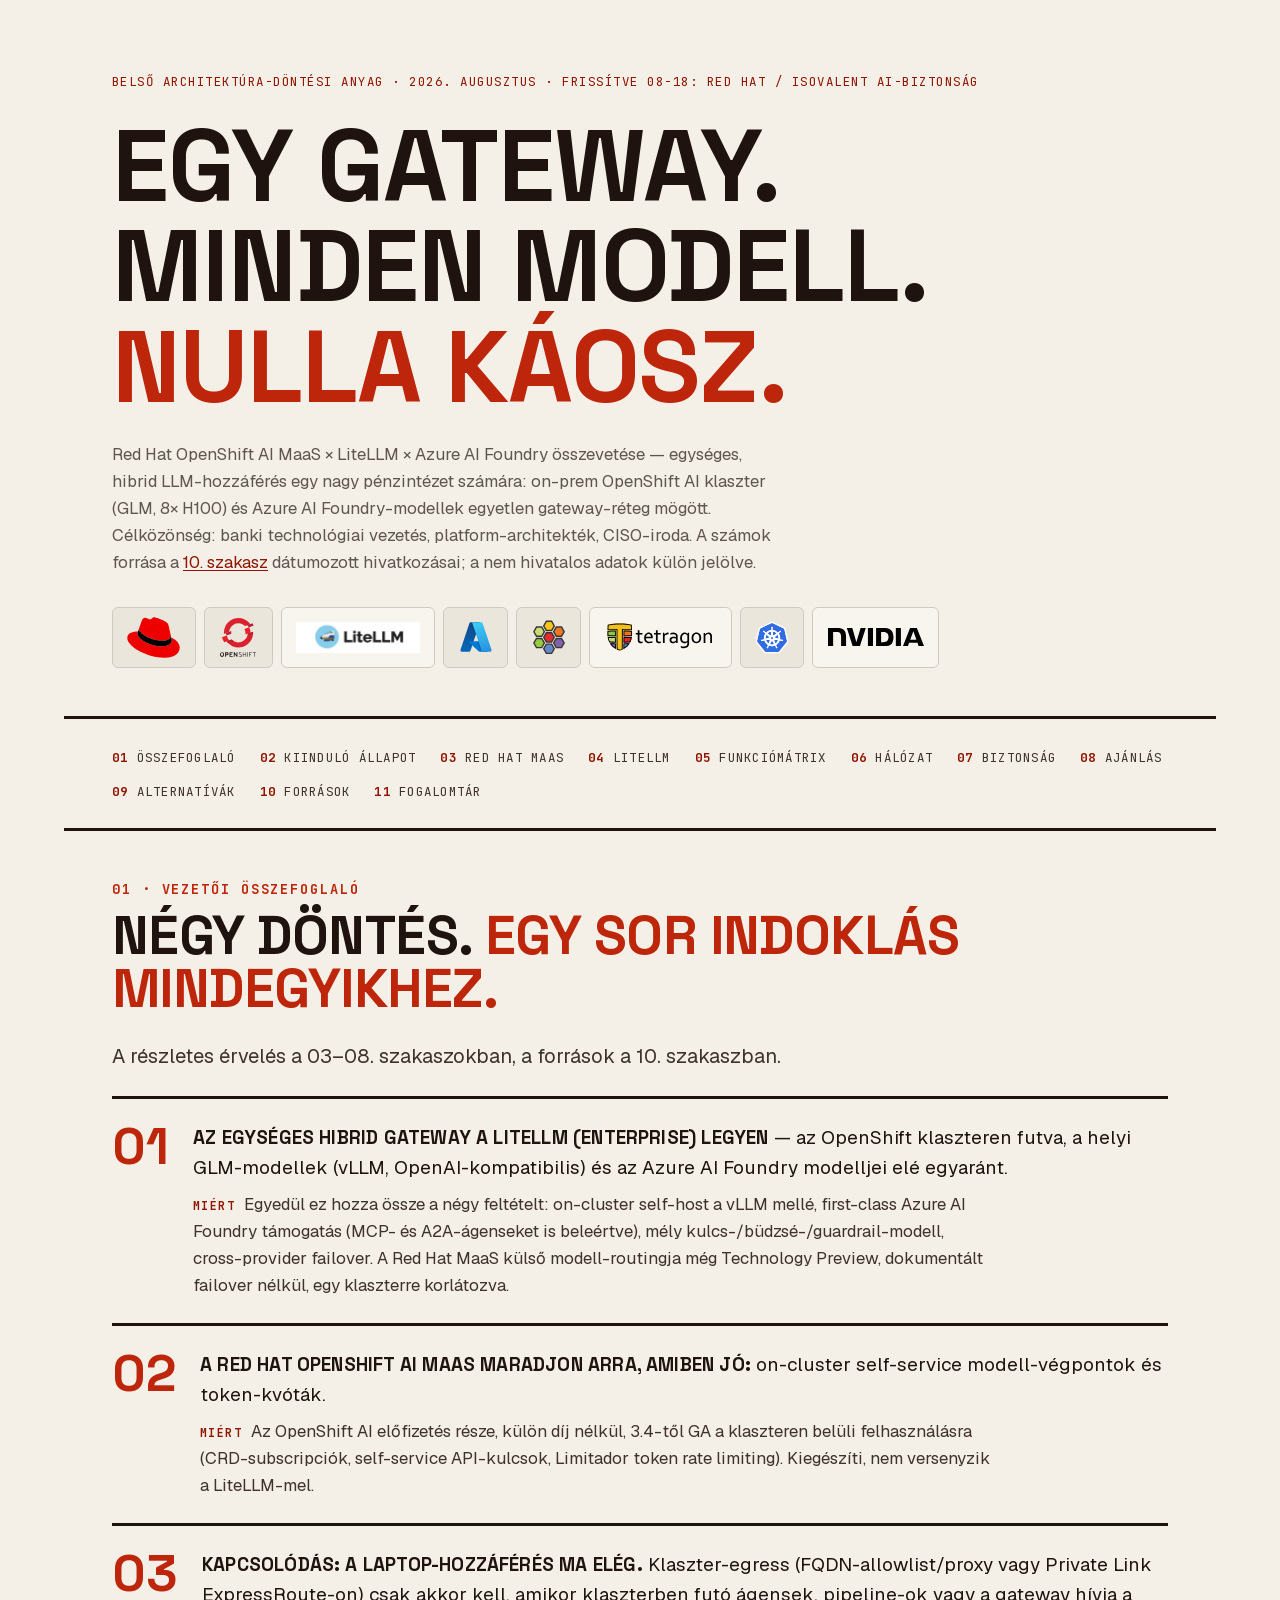
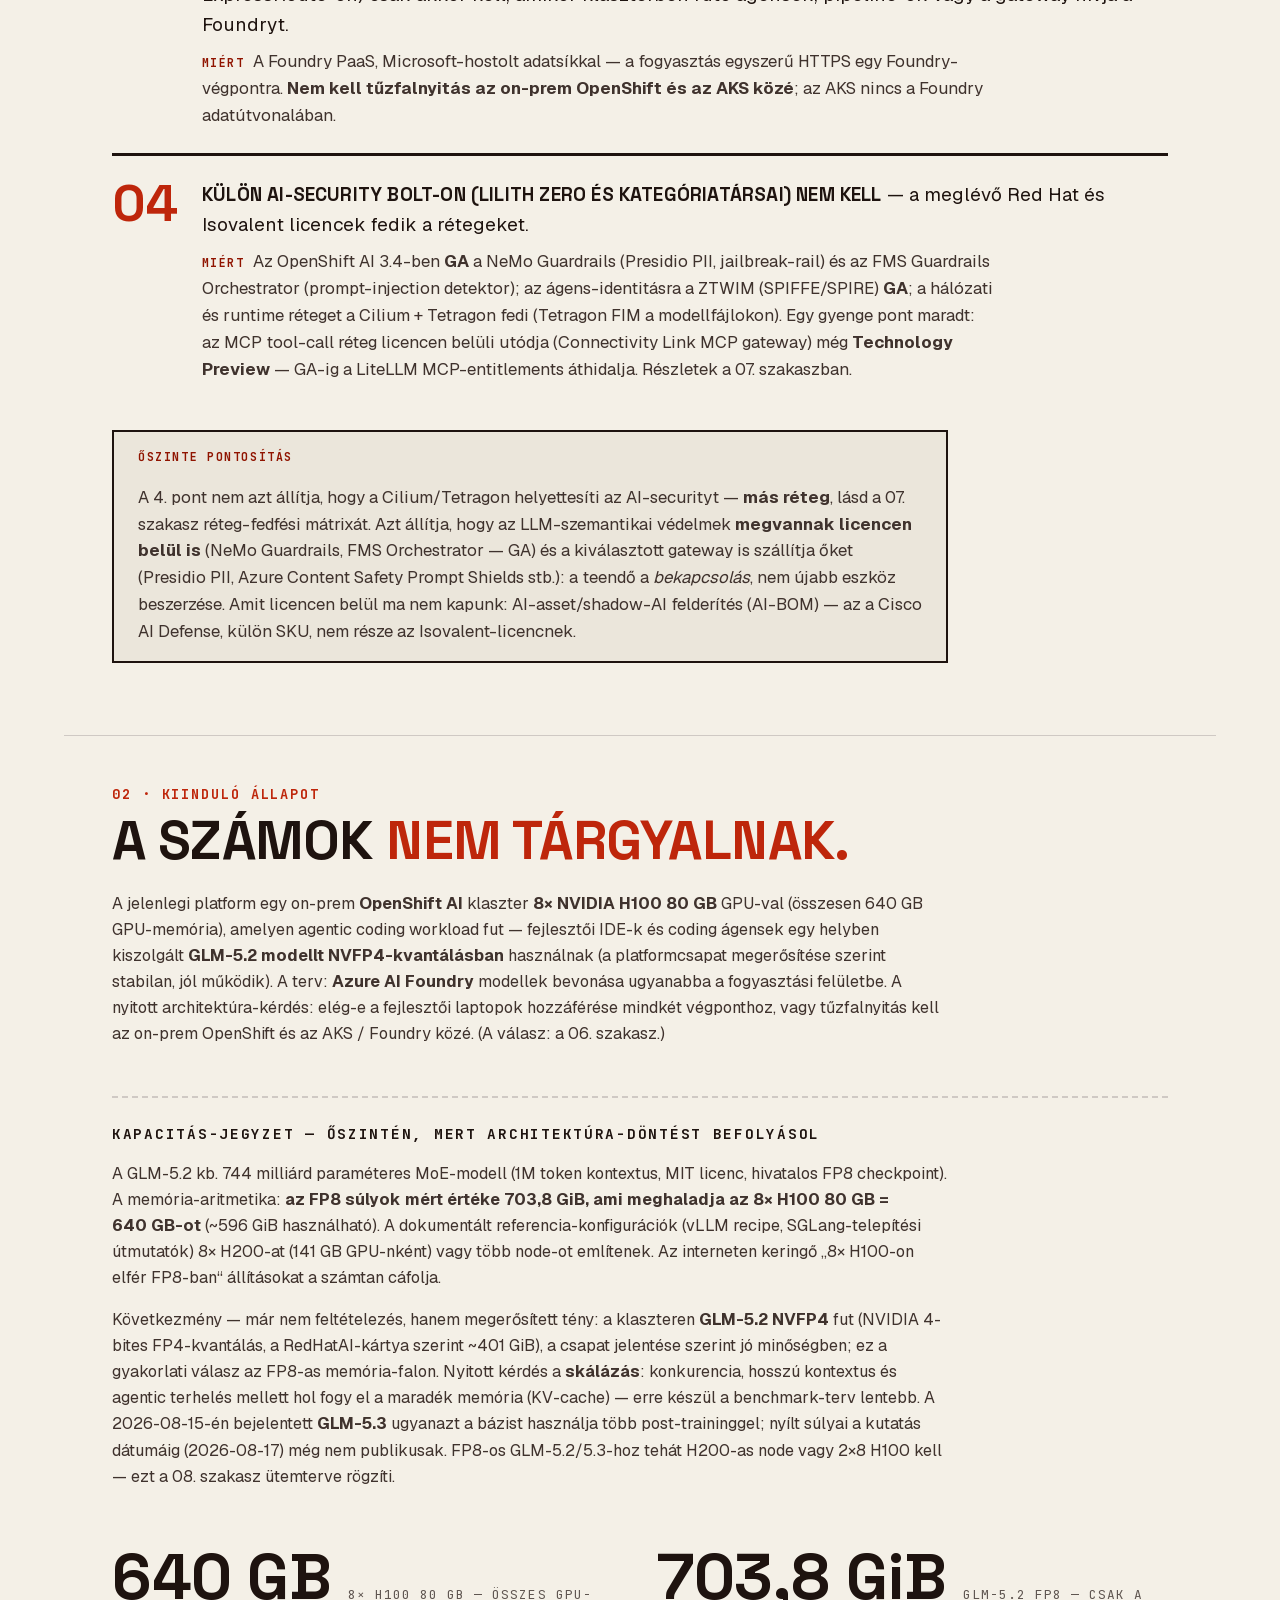
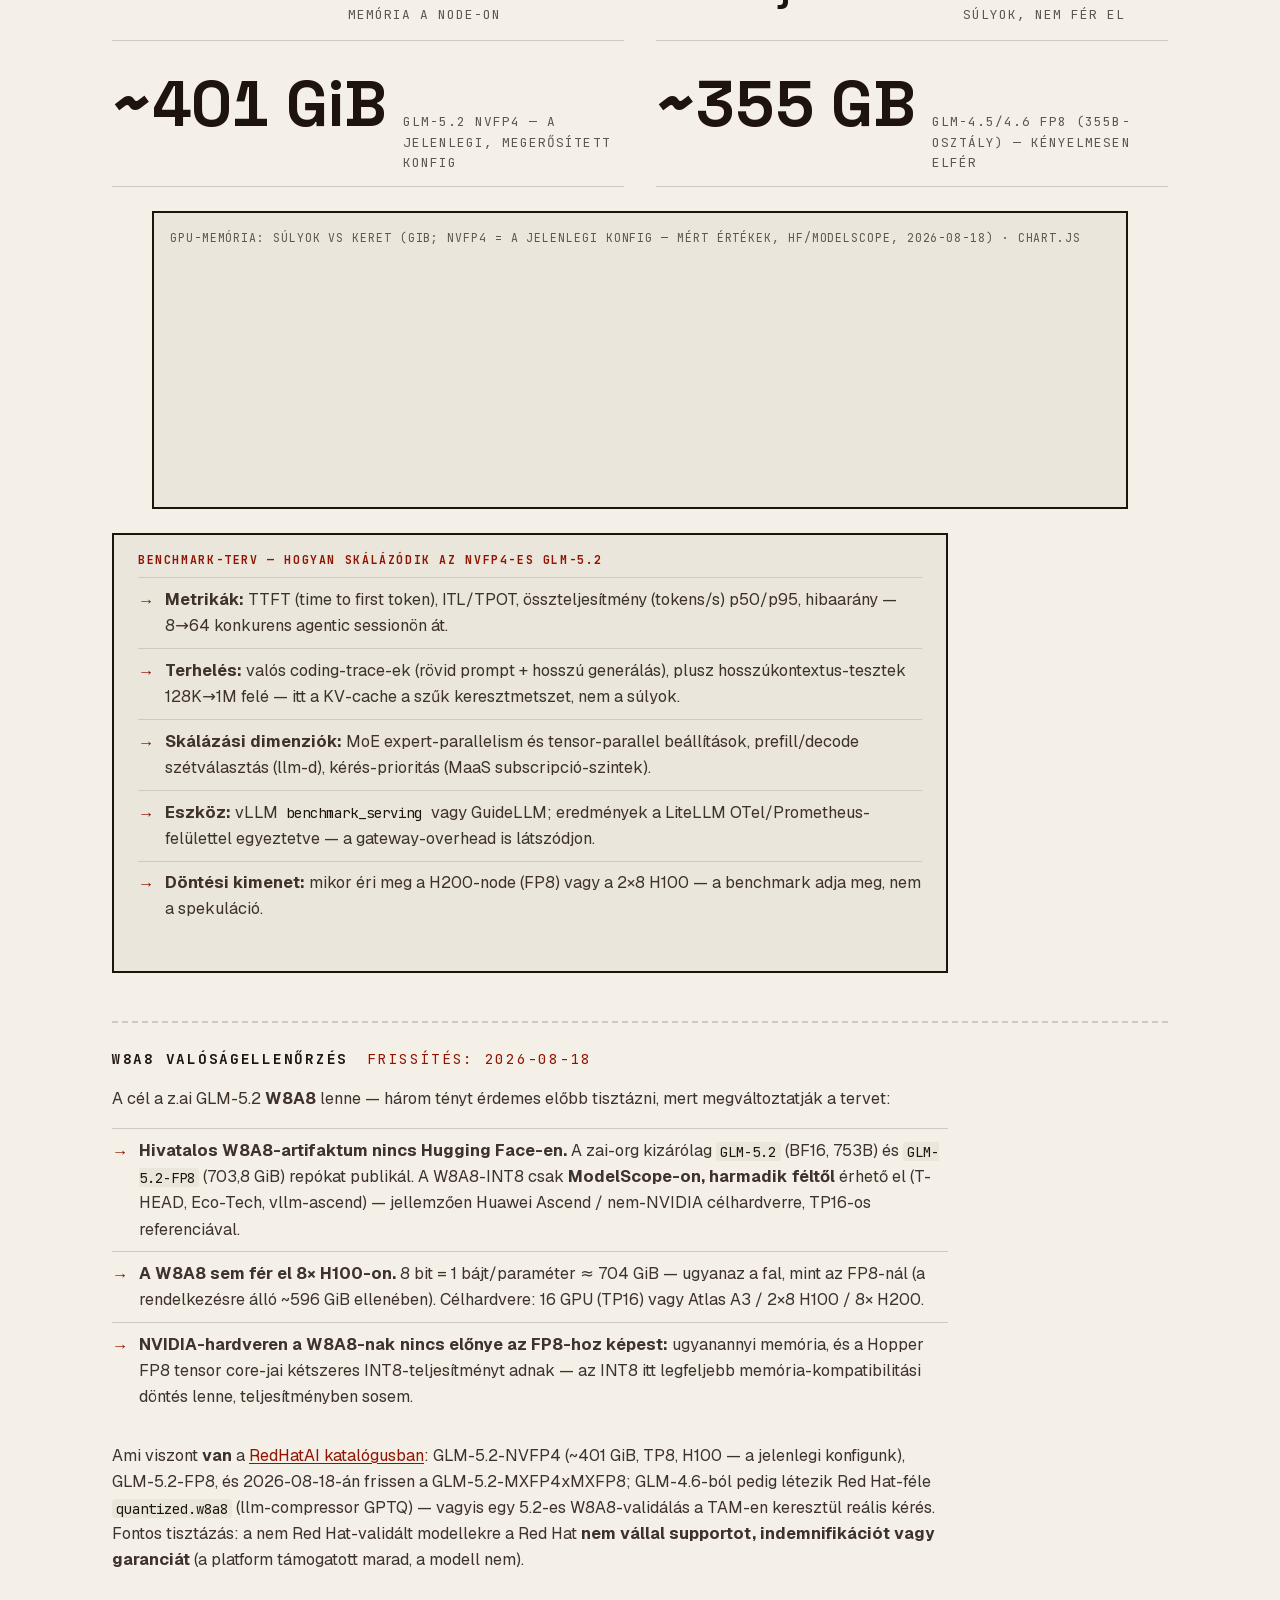
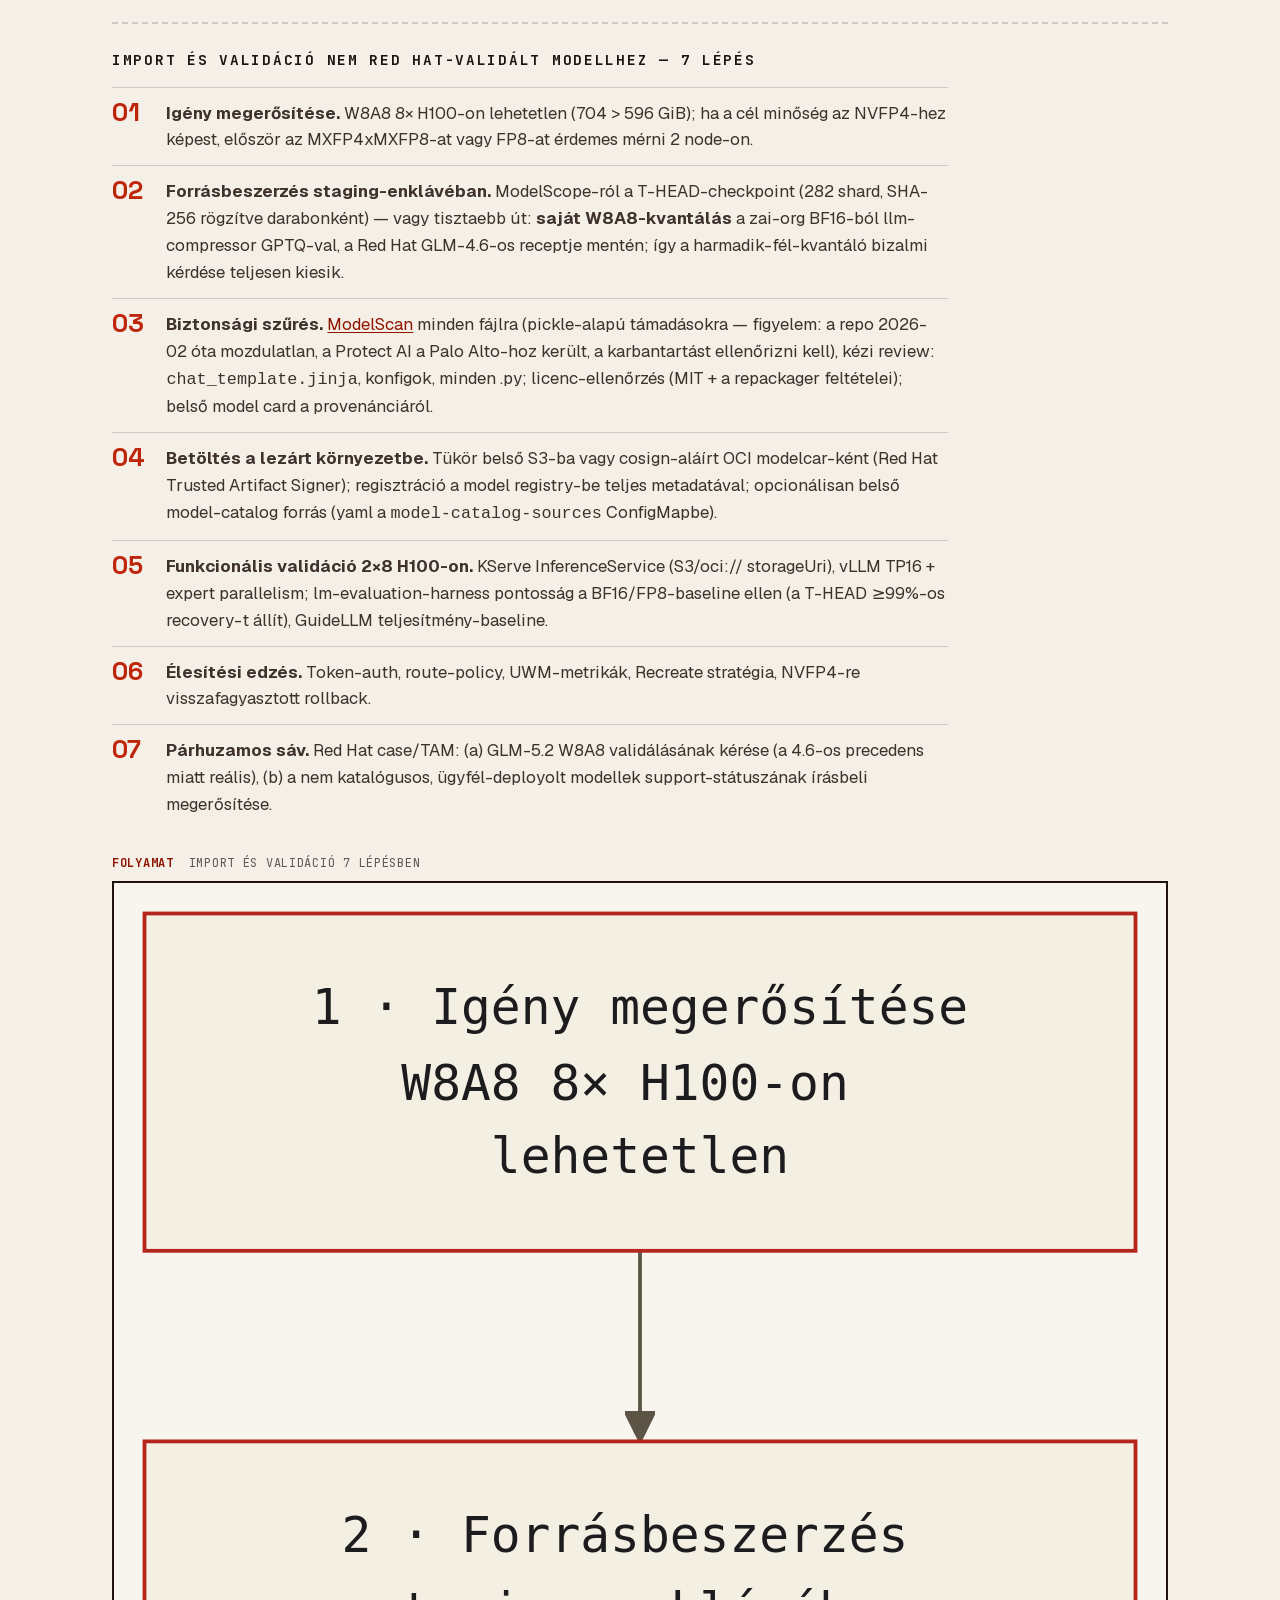
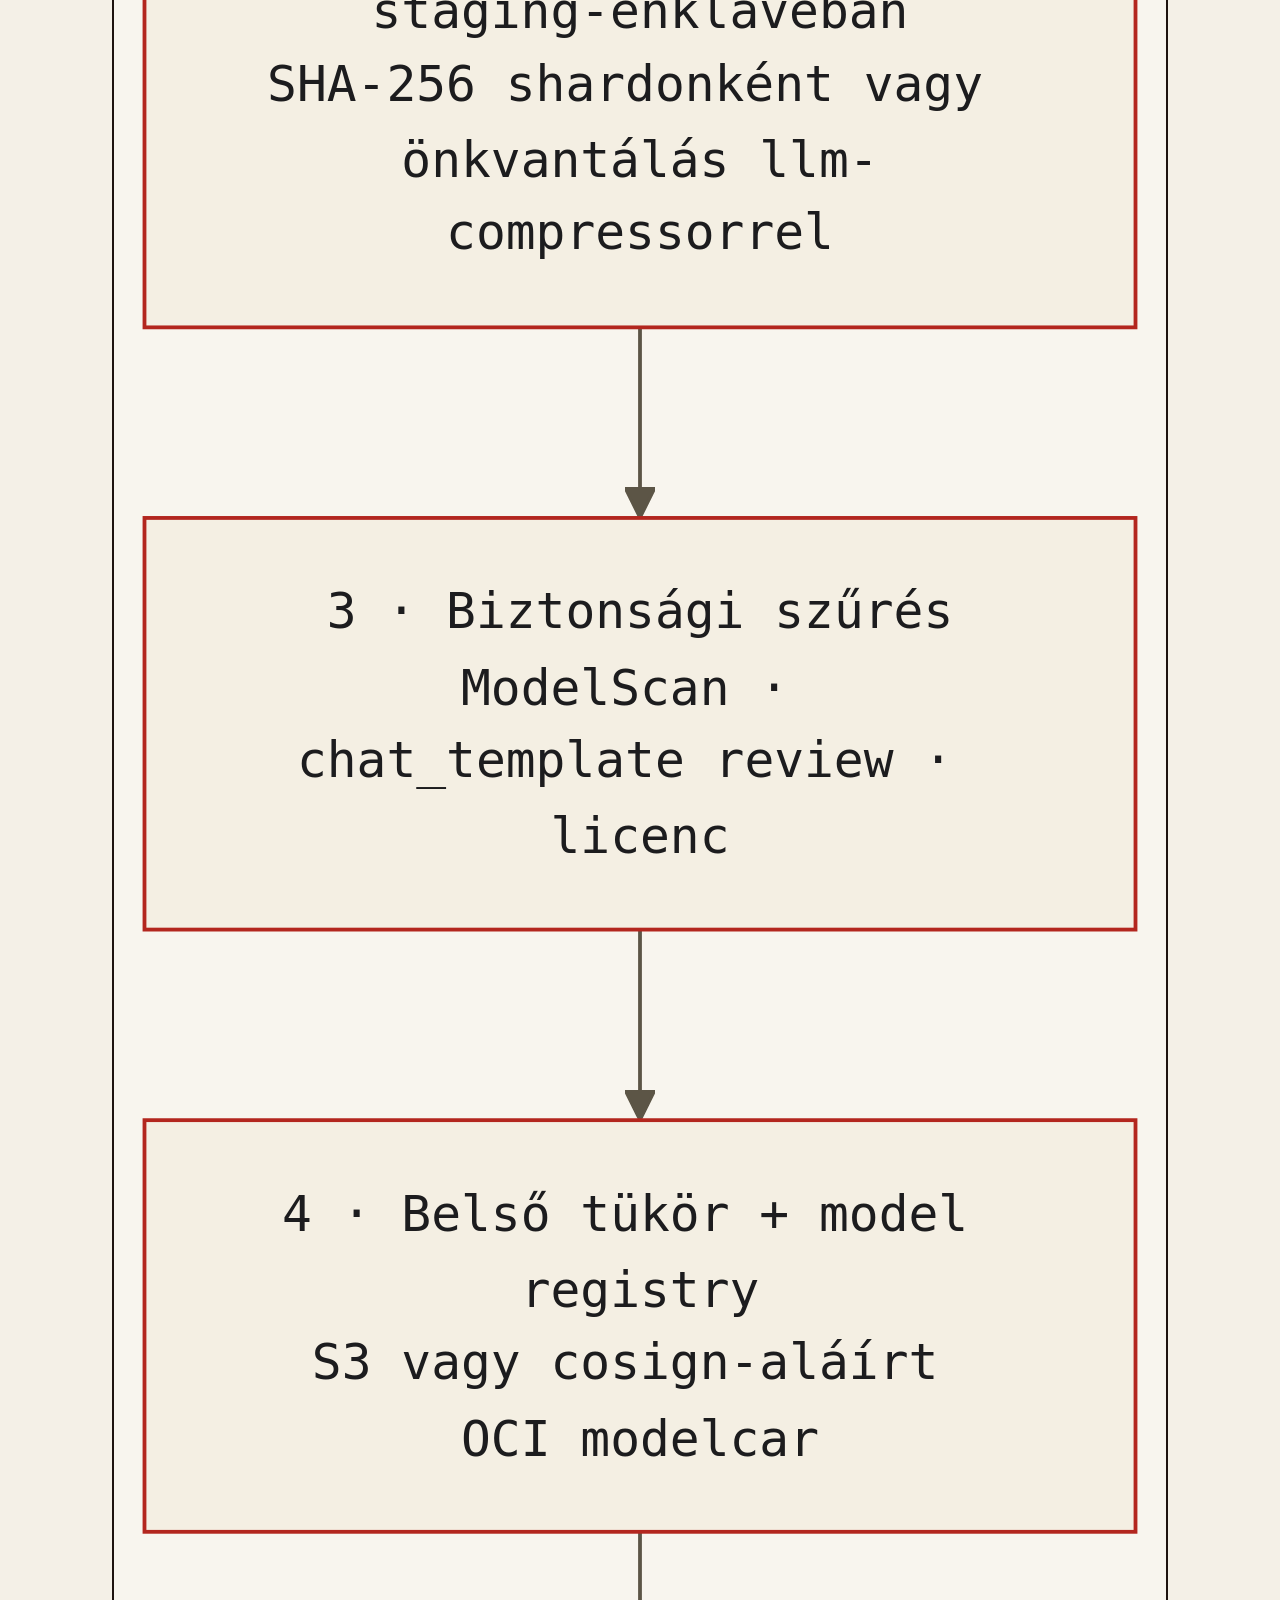
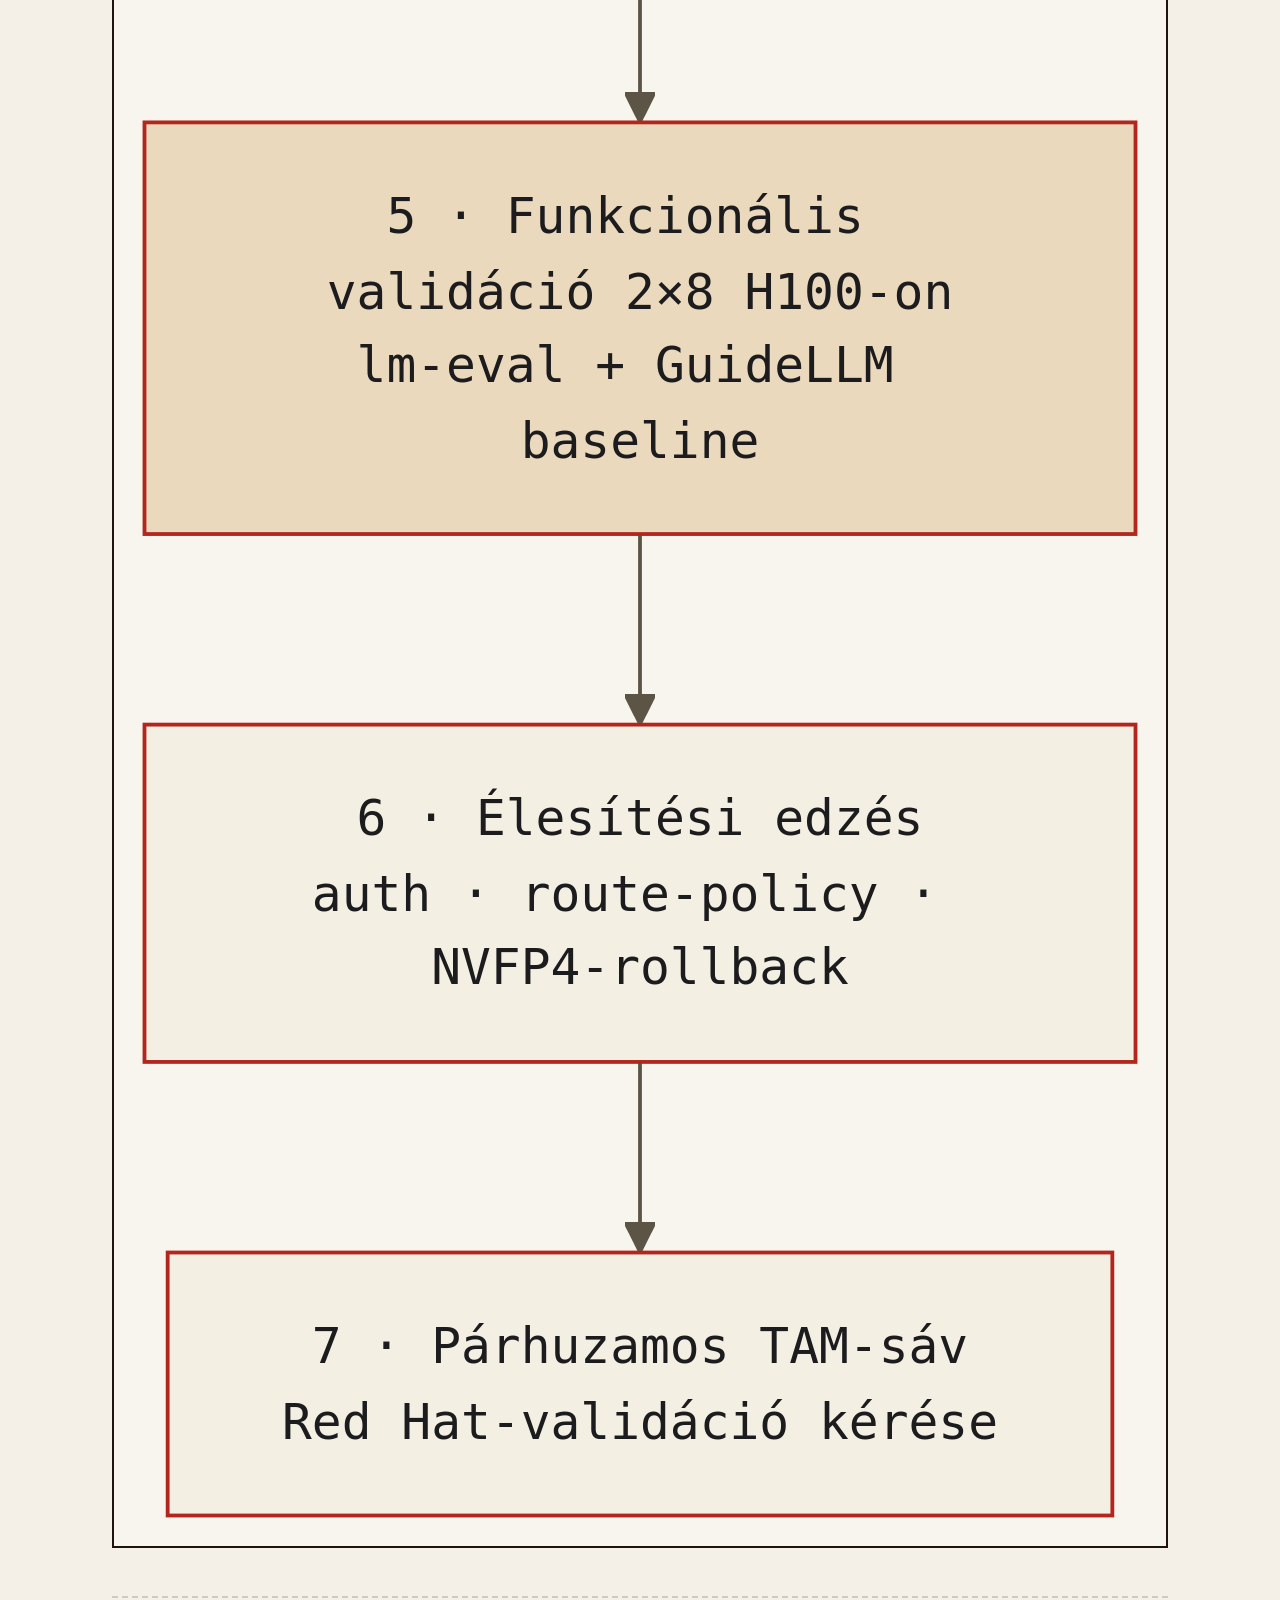
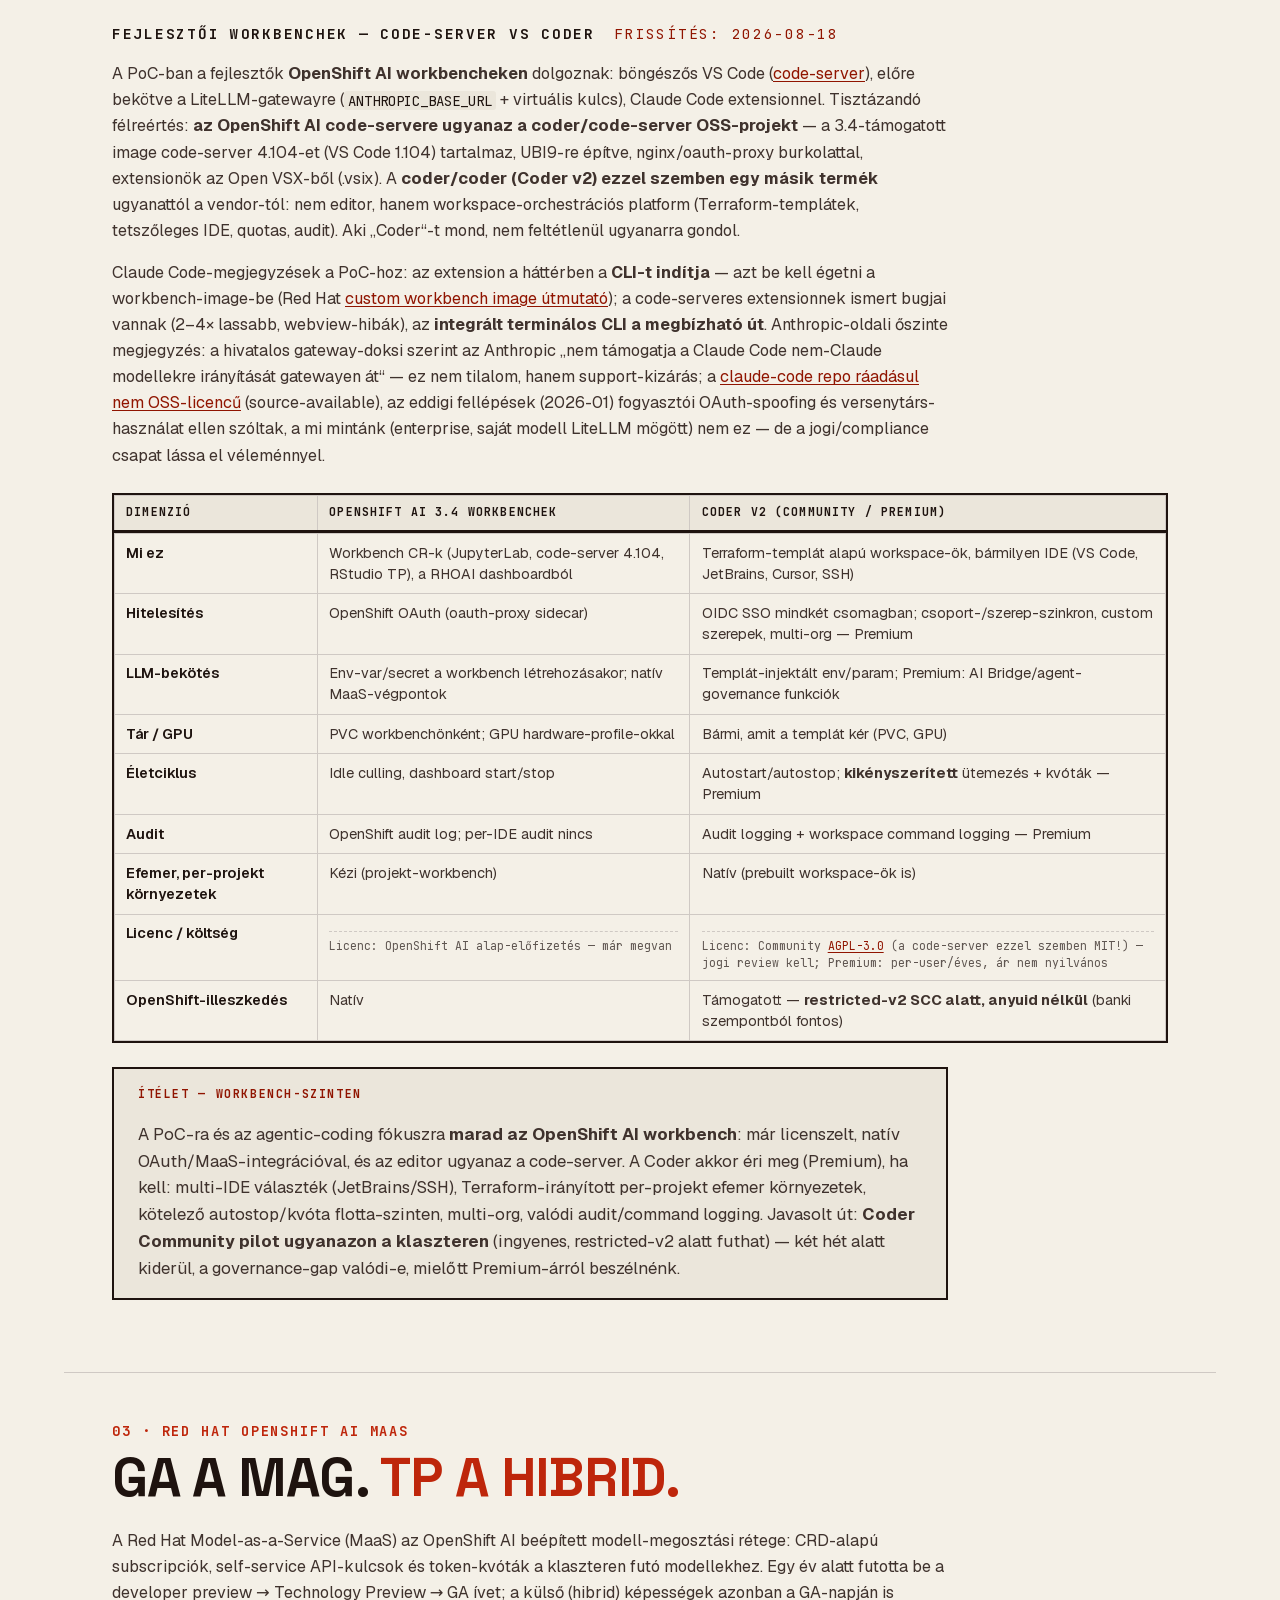
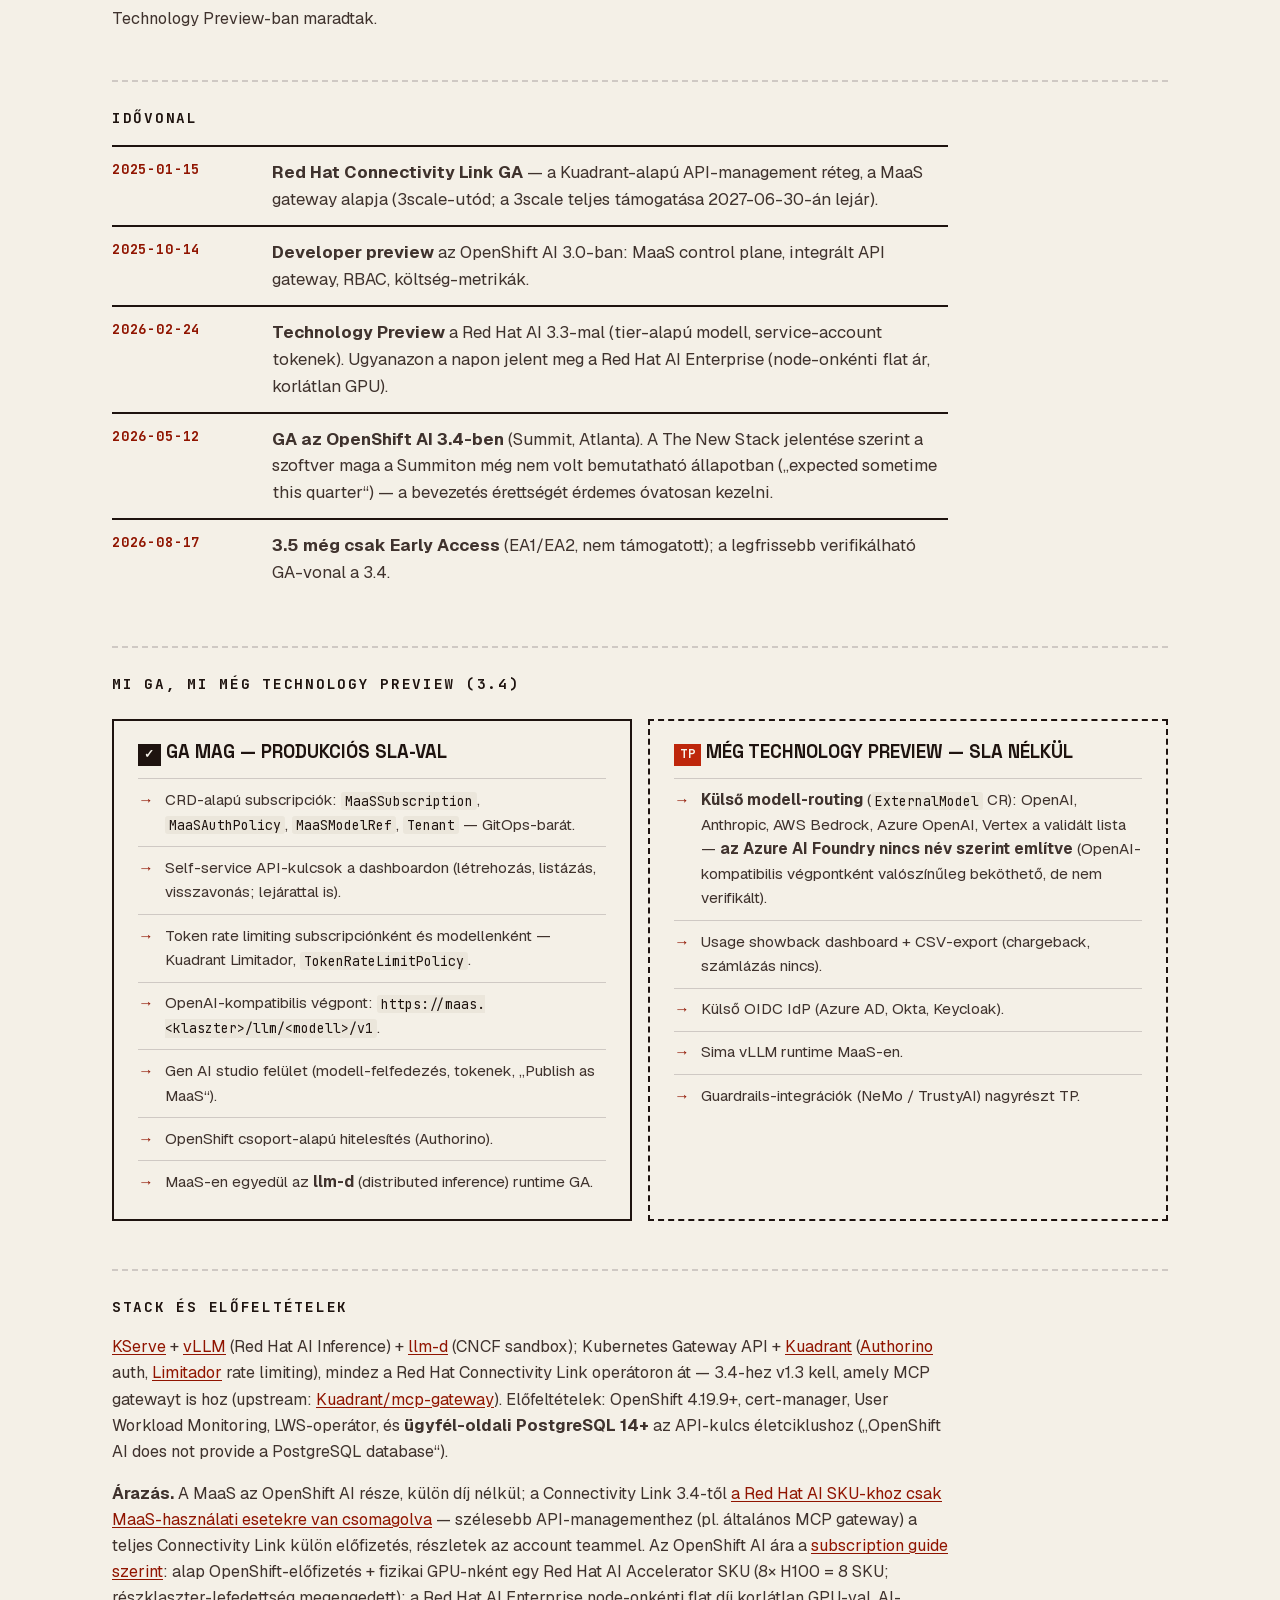
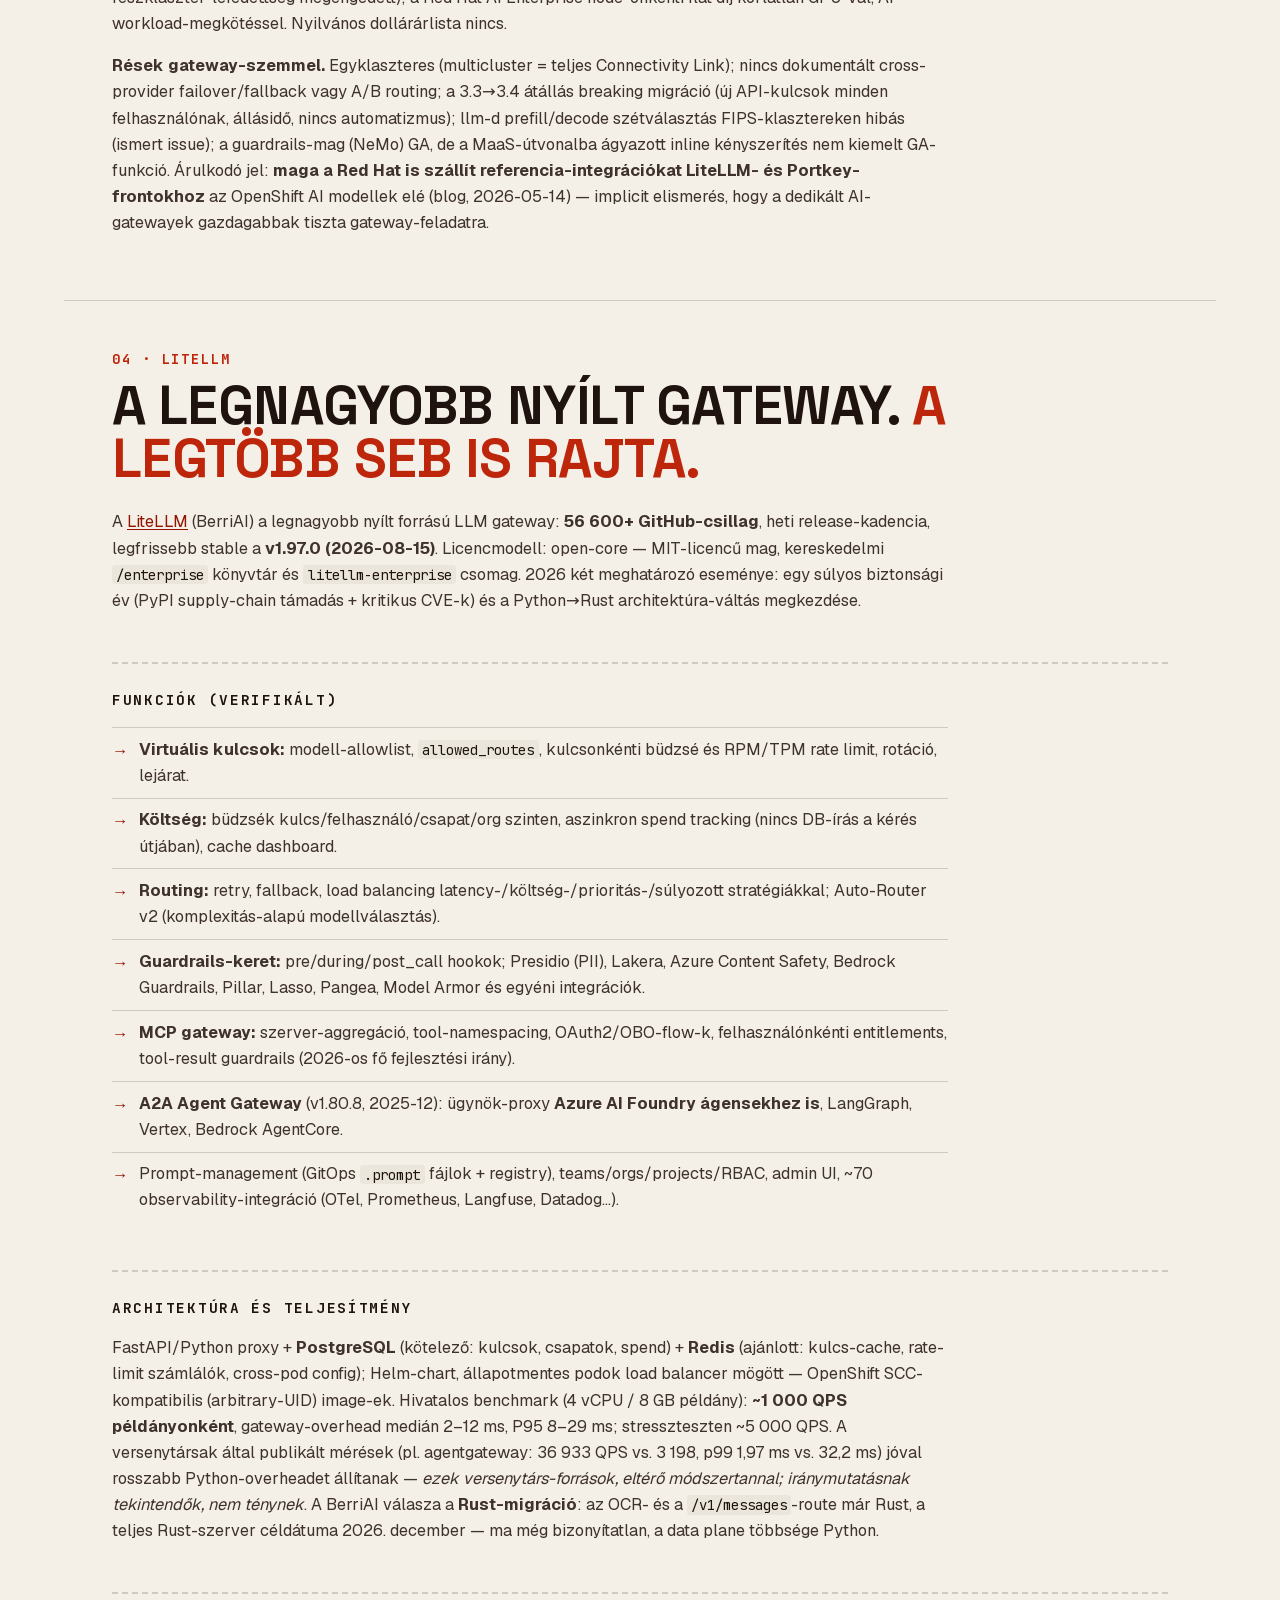
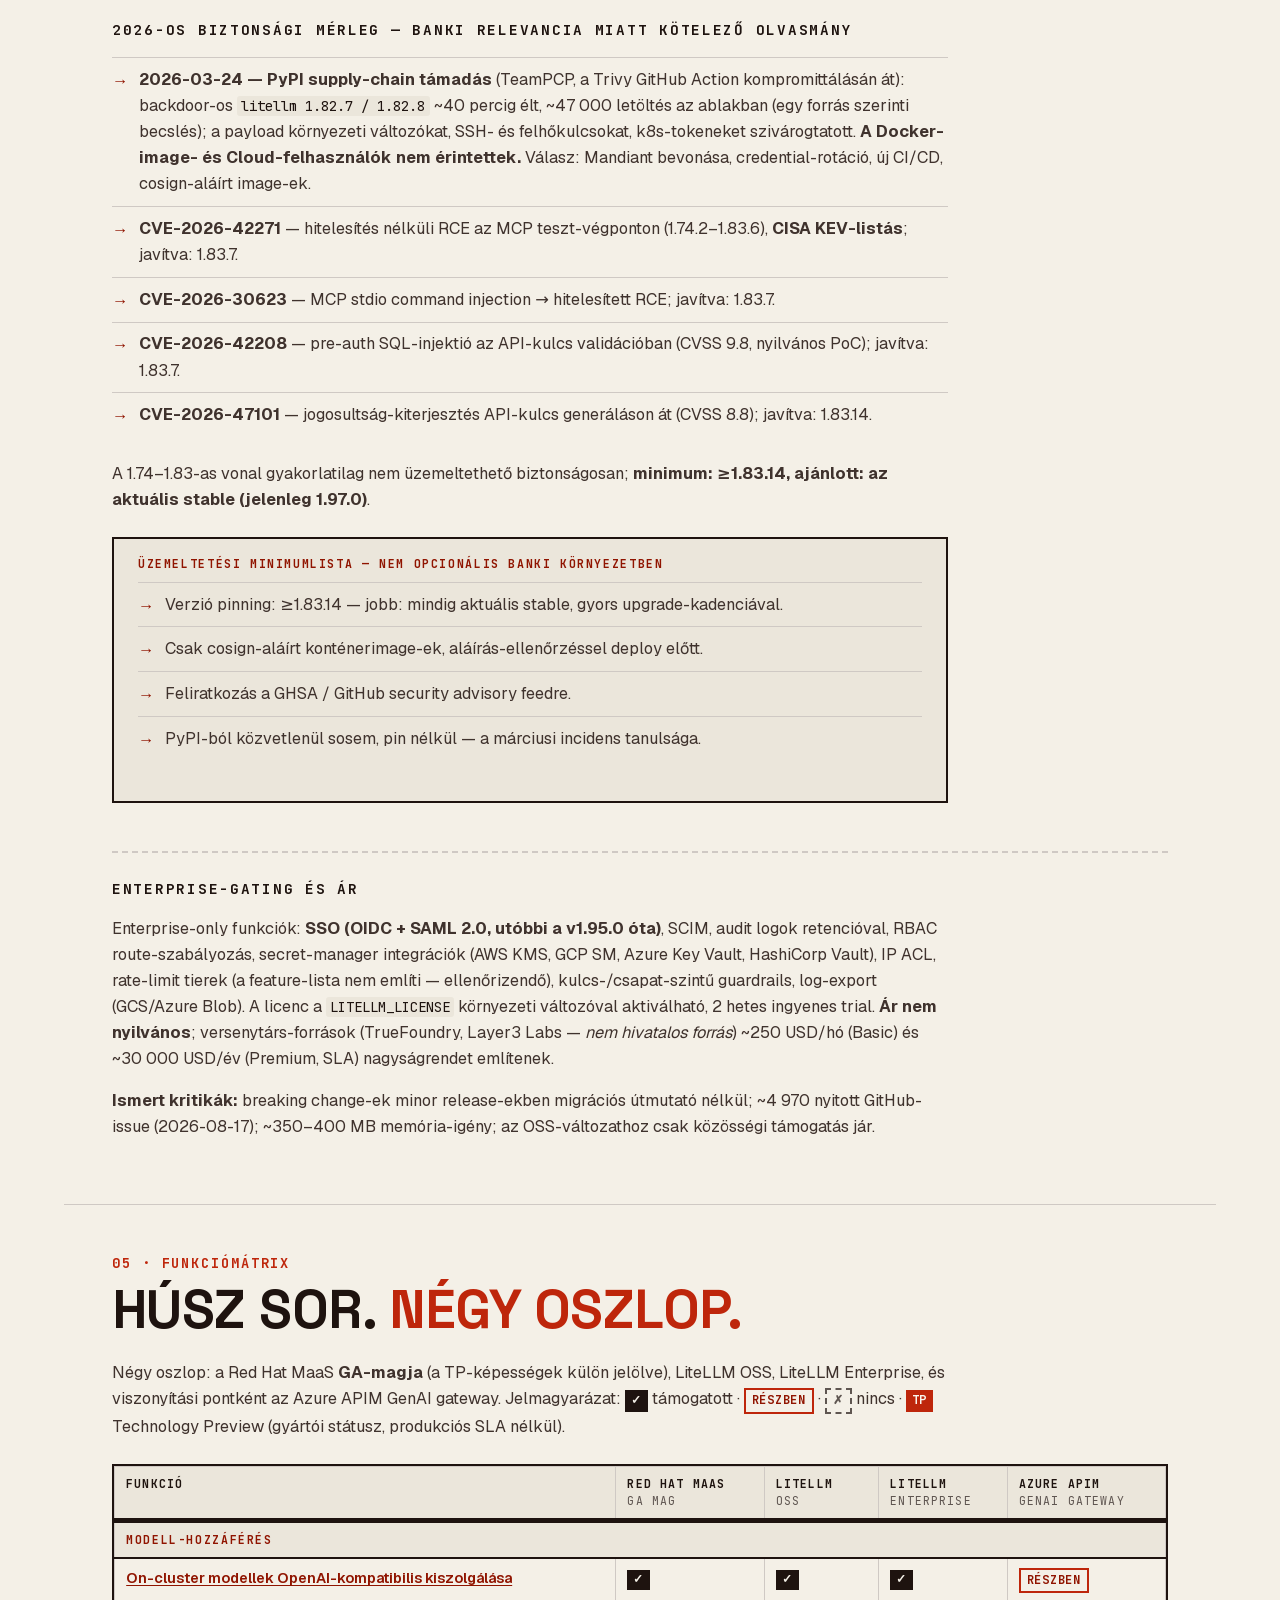
<file: oldschool.html>
<!doctype html>
<html lang="hu">
<head>
  <meta charset="utf-8">
  <meta name="viewport" content="width=device-width, initial-scale=1, viewport-fit=cover">
  <meta name="color-scheme" content="light">
  <title>EGY GATEWAY. MINDEN MODELL. NULLA KÁOSZ. — LLM gateway döntési anyag, poszter-változat</title>
  <meta name="description" content="Belső architektúra-döntési anyag nagy pénzintézet számára: Red Hat OpenShift AI MaaS, LiteLLM és Azure AI Foundry / APIM GenAI gateway összevetése — poszter-stílusban, a teljes tartalommal. Kutatás dátuma: 2026-08-17/18.">
  <link rel="preload" href="assets/fonts/space-grotesk-latin.woff2" as="font" type="font/woff2" crossorigin>
  <link rel="stylesheet" href="assets/oldschool.css">
  <script src="assets/vendor/chart.umd.js" defer></script>
</head>
<body>
  <main class="poster">

    <!-- ============ 0 · HERO ============ -->
    <header class="poster__top">
      <p class="kicker">Belső architektúra-döntési anyag · 2026. augusztus · frissítve 08-18: Red Hat / Isovalent AI-biztonság</p>
      <h1 class="poster__title">EGY GATEWAY.<br>MINDEN MODELL.<br><span class="accent">NULLA KÁOSZ.</span></h1>
      <p class="poster__sub">Red Hat OpenShift AI MaaS × LiteLLM × Azure AI Foundry összevetése — egységes, hibrid LLM-hozzáférés egy nagy pénzintézet számára: on-prem OpenShift AI klaszter (GLM, 8× H100) és Azure AI Foundry-modellek egyetlen gateway-réteg mögött. Célközönség: banki technológiai vezetés, platform-architekték, CISO-iroda. A számok forrása a <a href="#forrasok">10. szakasz</a> dátumozott hivatkozásai; a nem hivatalos adatok külön jelölve.</p>
      <div class="logo-strip" role="group" aria-label="Az anyagban szereplő technológiák logói">
        <span class="logo-cell"><img src="assets/logos/red-hat.svg" width="53" height="40" alt="Red Hat logó"></span>
        <span class="logo-cell"><img src="assets/logos/openshift.svg" width="38" height="40" alt="OpenShift logó"></span>
        <span class="logo-cell logo-cell--light"><img src="assets/logos/litellm.jpg" width="124" height="32" alt="LiteLLM logó"></span>
        <span class="logo-cell"><img src="assets/logos/azure.svg" width="34" height="34" alt="Microsoft Azure logó"></span>
        <span class="logo-cell"><img src="assets/logos/cilium.svg" width="34" height="34" alt="Cilium logó"></span>
        <span class="logo-cell logo-cell--light"><img src="assets/logos/tetragon.svg" width="112" height="34" alt="Tetragon logó"></span>
        <span class="logo-cell"><img src="assets/logos/kubernetes.svg" width="34" height="34" alt="Kubernetes logó"></span>
        <span class="logo-cell logo-cell--light"><img src="assets/logos/nvidia.svg" width="96" height="18" alt="NVIDIA logó"></span>
      </div>
    </header>

    <nav class="toc" aria-label="Tartalomjegyzék">
      <ol>
        <li><a href="#osszefoglalo"><span class="toc__no">01</span> Összefoglaló</a></li>
        <li><a href="#kiindulas"><span class="toc__no">02</span> Kiinduló állapot</a></li>
        <li><a href="#maas"><span class="toc__no">03</span> Red Hat MaaS</a></li>
        <li><a href="#litellm"><span class="toc__no">04</span> LiteLLM</a></li>
        <li><a href="#matrix"><span class="toc__no">05</span> Funkciómátrix</a></li>
        <li><a href="#halozat"><span class="toc__no">06</span> Hálózat</a></li>
        <li><a href="#biztonsag"><span class="toc__no">07</span> Biztonság</a></li>
        <li><a href="#ajanlas"><span class="toc__no">08</span> Ajánlás</a></li>
        <li><a href="#alternativak"><span class="toc__no">09</span> Alternatívák</a></li>
        <li><a href="#forrasok"><span class="toc__no">10</span> Források</a></li>
        <li><a href="#fogalomtar"><span class="toc__no">11</span> Fogalomtár</a></li>
      </ol>
    </nav>

    <!-- ============ 1 · VEZETŐI ÖSSZEFOGLALÓ ============ -->
    <section class="block" id="osszefoglalo" aria-labelledby="h-osszefoglalo">
      <p class="block__no">01 · Vezetői összefoglaló</p>
      <h2 class="block__title" id="h-osszefoglalo">Négy döntés. <span class="accent">Egy sor indoklás mindegyikhez.</span></h2>
      <p class="block__lede">A részletes érvelés a 03–08. szakaszokban, a források a 10. szakaszban.</p>
      <ol class="recs">
        <li class="rec">
          <div>
            <p class="rec__head"><strong>Az egységes hibrid gateway a LiteLLM (Enterprise) legyen</strong> — az OpenShift klaszteren futva, a helyi GLM-modellek (vLLM, OpenAI-kompatibilis) és az Azure AI Foundry modelljei elé egyaránt.</p>
            <p class="rec__why"><span class="rec__tag">Miért</span> Egyedül ez hozza össze a négy feltételt: on-cluster self-host a vLLM mellé, first-class Azure AI Foundry támogatás (MCP- és A2A-ágenseket is beleértve), mély kulcs-/büdzsé-/guardrail-modell, cross-provider failover. A Red Hat MaaS külső modell-routingja még Technology Preview, dokumentált failover nélkül, egy klaszterre korlátozva.</p>
          </div>
        </li>
        <li class="rec">
          <div>
            <p class="rec__head"><strong>A Red Hat OpenShift AI MaaS maradjon arra, amiben jó:</strong> on-cluster self-service modell-végpontok és token-kvóták.</p>
            <p class="rec__why"><span class="rec__tag">Miért</span> Az OpenShift AI előfizetés része, külön díj nélkül, 3.4-től GA a klaszteren belüli felhasználásra (CRD-subscripciók, self-service API-kulcsok, Limitador token rate limiting). Kiegészíti, nem versenyzik a LiteLLM-mel.</p>
          </div>
        </li>
        <li class="rec">
          <div>
            <p class="rec__head"><strong>Kapcsolódás: a laptop-hozzáférés ma elég.</strong> Klaszter-egress (FQDN-allowlist/proxy vagy Private Link ExpressRoute-on) csak akkor kell, amikor klaszterben futó ágensek, pipeline-ok vagy a gateway hívja a Foundryt.</p>
            <p class="rec__why"><span class="rec__tag">Miért</span> A Foundry PaaS, Microsoft-hostolt adatsíkkal — a fogyasztás egyszerű HTTPS egy Foundry-végpontra. <strong>Nem kell tűzfalnyitás az on-prem OpenShift és az AKS közé</strong>; az AKS nincs a Foundry adatútvonalában.</p>
          </div>
        </li>
        <li class="rec">
          <div>
            <p class="rec__head"><strong>Külön AI-security bolt-on (Lilith Zero és kategóriatársai) nem kell</strong> — a meglévő Red Hat és Isovalent licencek fedik a rétegeket.</p>
            <p class="rec__why"><span class="rec__tag">Miért</span> Az OpenShift AI 3.4-ben <strong>GA</strong> a NeMo Guardrails (Presidio PII, jailbreak-rail) és az FMS Guardrails Orchestrator (prompt-injection detektor); az ágens-identitásra a ZTWIM (SPIFFE/SPIRE) <strong>GA</strong>; a hálózati és runtime réteget a Cilium + Tetragon fedi (Tetragon FIM a modellfájlokon). Egy gyenge pont maradt: az MCP tool-call réteg licencen belüli utódja (Connectivity Link MCP gateway) még <strong>Technology Preview</strong> — GA-ig a LiteLLM MCP-entitlements áthidalja. Részletek a 07. szakaszban.</p>
          </div>
        </li>
      </ol>
      <div class="note">
        <p class="note__label">Őszinte pontosítás</p>
        <p>A 4. pont nem azt állítja, hogy a Cilium/Tetragon helyettesíti az AI-securityt — <strong>más réteg</strong>, lásd a 07. szakasz réteg-fedfési mátrixát. Azt állítja, hogy az LLM-szemantikai védelmek <strong>megvannak licencen belül is</strong> (NeMo Guardrails, FMS Orchestrator — GA) és a kiválasztott gateway is szállítja őket (Presidio PII, Azure Content Safety Prompt Shields stb.): a teendő a <em>bekapcsolás</em>, nem újabb eszköz beszerzése. Amit licencen belül ma nem kapunk: AI-asset/shadow-AI felderítés (AI-BOM) — az a Cisco AI Defense, külön SKU, nem része az Isovalent-licencnek.</p>
      </div>
    </section>

    <!-- ============ 2 · KIINDULÓ ÁLLAPOT ============ -->
    <section class="block" id="kiindulas" aria-labelledby="h-kiindulas">
      <p class="block__no">02 · Kiinduló állapot</p>
      <h2 class="block__title" id="h-kiindulas">A számok <span class="accent">nem tárgyalnak.</span></h2>
      <div class="prose">
        <p>A jelenlegi platform egy on-prem <strong>OpenShift AI</strong> klaszter <strong>8× NVIDIA H100 80&nbsp;GB</strong> GPU-val (összesen 640&nbsp;GB GPU-memória), amelyen agentic coding workload fut — fejlesztői IDE-k és coding ágensek egy helyben kiszolgált <strong>GLM-5.2 modellt NVFP4-kvantálásban</strong> használnak (a platformcsapat megerősítése szerint stabilan, jól működik). A terv: <strong>Azure AI Foundry</strong> modellek bevonása ugyanabba a fogyasztási felületbe. A nyitott architektúra-kérdés: elég-e a fejlesztői laptopok hozzáférése mindkét végponthoz, vagy tűzfalnyitás kell az on-prem OpenShift és az AKS / Foundry közé. (A válasz: a 06. szakasz.)</p>
      </div>

      <h3 class="subhead">Kapacitás-jegyzet — őszintén, mert architektúra-döntést befolyásol</h3>
      <div class="prose">
        <p>A GLM-5.2 kb. 744 milliárd paraméteres MoE-modell (1M token kontextus, MIT licenc, hivatalos FP8 checkpoint). A memória-aritmetika: <strong>az FP8 súlyok mért értéke 703,8&nbsp;GiB, ami meghaladja az 8× H100 80&nbsp;GB = 640&nbsp;GB-ot</strong> (~596&nbsp;GiB használható). A dokumentált referencia-konfigurációk (vLLM recipe, SGLang-telepítési útmutatók) 8× H200-at (141&nbsp;GB GPU-nként) vagy több node-ot említenek. Az interneten keringő „8× H100-on elfér FP8-ban“ állításokat a számtan cáfolja.</p>
        <p>Következmény — már nem feltételezés, hanem megerősített tény: a klaszteren <strong>GLM-5.2 NVFP4</strong> fut (NVIDIA 4-bites FP4-kvantálás, a RedHatAI-kártya szerint ~401&nbsp;GiB), a csapat jelentése szerint jó minőségben; ez a gyakorlati válasz az FP8-as memória-falon. Nyitott kérdés a <strong>skálázás</strong>: konkurencia, hosszú kontextus és agentic terhelés mellett hol fogy el a maradék memória (KV-cache) — erre készül a benchmark-terv lentebb. A 2026-08-15-én bejelentett <strong>GLM-5.3</strong> ugyanazt a bázist használja több post-traininggel; nyílt súlyai a kutatás dátumáig (2026-08-17) még nem publikusak. FP8-os GLM-5.2/5.3-hoz tehát H200-as node vagy 2×8 H100 kell — ezt a 08. szakasz ütemterve rögzíti.</p>
      </div>
      <div class="stats">
        <div class="bigstat"><span class="bigstat__num">640&nbsp;GB</span><span class="bigstat__lab">8× H100 80 GB — összes GPU-memória a node-on</span></div>
        <div class="bigstat"><span class="bigstat__num">703,8&nbsp;GiB</span><span class="bigstat__lab">GLM-5.2 FP8 — csak a súlyok, nem fér el</span></div>
        <div class="bigstat"><span class="bigstat__num accent">~401&nbsp;GiB</span><span class="bigstat__lab">GLM-5.2 NVFP4 — a jelenlegi, megerősített konfig</span></div>
        <div class="bigstat"><span class="bigstat__num">~355&nbsp;GB</span><span class="bigstat__lab">GLM-4.5/4.6 FP8 (355B-osztály) — kényelmesen elfér</span></div>
      </div>
      <figure class="chartbox">
        <figcaption class="chartbox__cap">GPU-memória: súlyok vs keret (GiB; NVFP4 = a jelenlegi konfig — mért értékek, HF/ModelScope, 2026-08-18) · Chart.js</figcaption>
        <div class="chartbox__inner"><canvas id="capChart" role="img" aria-label="Oszlopdiagram: GLM-5.2 FP8 703,8 GiB és W8A8 704,4 GiB nem fér el a 8x H100 ~596 GiB kereten, NVFP4 401 GiB igen."></canvas></div>
      </figure>
      <div class="note">
        <p class="note__label">Benchmark-terv — hogyan skálázódik az NVFP4-es GLM-5.2</p>
        <ul class="ticks">
          <li><strong>Metrikák:</strong> TTFT (time to first token), ITL/TPOT, összteljesítmény (tokens/s) p50/p95, hibaarány — 8→64 konkurens agentic sessionön át.</li>
          <li><strong>Terhelés:</strong> valós coding-trace-ek (rövid prompt + hosszú generálás), plusz hosszúkontextus-tesztek 128K→1M felé — itt a KV-cache a szűk keresztmetszet, nem a súlyok.</li>
          <li><strong>Skálázási dimenziók:</strong> MoE expert-parallelism és tensor-parallel beállítások, prefill/decode szétválasztás (llm-d), kérés-prioritás (MaaS subscripció-szintek).</li>
          <li><strong>Eszköz:</strong> vLLM <code>benchmark_serving</code> vagy GuideLLM; eredmények a LiteLLM OTel/Prometheus-felülettel egyeztetve — a gateway-overhead is látszódjon.</li>
          <li><strong>Döntési kimenet:</strong> mikor éri meg a H200-node (FP8) vagy a 2×8 H100 — a benchmark adja meg, nem a spekuláció.</li>
        </ul>
      </div>

      <h3 class="subhead">W8A8 valóságellenőrzés <span class="subhead__tag">frissítés: 2026-08-18</span></h3>
      <div class="prose">
        <p>A cél a z.ai GLM-5.2 <strong>W8A8</strong> lenne — három tényt érdemes előbb tisztázni, mert megváltoztatják a tervet:</p>
        <ul class="ticks">
          <li><strong>Hivatalos W8A8-artifaktum nincs Hugging Face-en.</strong> A zai-org kizárólag <code>GLM-5.2</code> (BF16, 753B) és <code>GLM-5.2-FP8</code> (703,8 GiB) repókat publikál. A W8A8-INT8 csak <strong>ModelScope-on, harmadik féltől</strong> érhető el (T-HEAD, Eco-Tech, vllm-ascend) — jellemzően Huawei Ascend / nem-NVIDIA célhardverre, TP16-os referenciával.</li>
          <li><strong>A W8A8 sem fér el 8× H100-on.</strong> 8 bit = 1 bájt/paraméter ≈ 704 GiB — ugyanaz a fal, mint az FP8-nál (a rendelkezésre álló ~596 GiB ellenében). Célhardvere: 16 GPU (TP16) vagy Atlas A3 / 2×8 H100 / 8× H200.</li>
          <li><strong>NVIDIA-hardveren a W8A8-nak nincs előnye az FP8-hoz képest:</strong> ugyanannyi memória, és a Hopper FP8 tensor core-jai kétszeres INT8-teljesítményt adnak — az INT8 itt legfeljebb memória-kompatibilitási döntés lenne, teljesítményben sosem.</li>
        </ul>
        <p>Ami viszont <strong>van</strong> a <a href="https://huggingface.co/RedHatAI" target="_blank" rel="noopener">RedHatAI katalógusban</a>: GLM-5.2-NVFP4 (~401 GiB, TP8, H100 — a jelenlegi konfigunk), GLM-5.2-FP8, és 2026-08-18-án frissen a GLM-5.2-MXFP4xMXFP8; GLM-4.6-ból pedig létezik Red Hat-féle <code>quantized.w8a8</code> (llm-compressor GPTQ) — vagyis egy 5.2-es W8A8-validálás a TAM-en keresztül reális kérés. Fontos tisztázás: a nem Red Hat-validált modellekre a Red Hat <strong>nem vállal supportot, indemnifikációt vagy garanciát</strong> (a platform támogatott marad, a modell nem).</p>
      </div>

      <h3 class="subhead">Import és validáció nem Red Hat-validált modellhez — 7 lépés</h3>
      <ol class="steps">
        <li><strong>Igény megerősítése.</strong> W8A8 8× H100-on lehetetlen (704 &gt; 596 GiB); ha a cél minőség az NVFP4-hez képest, először az MXFP4xMXFP8-at vagy FP8-at érdemes mérni 2 node-on.</li>
        <li><strong>Forrásbeszerzés staging-enklávéban.</strong> ModelScope-ról a T-HEAD-checkpoint (282 shard, SHA-256 rögzítve darabonként) — vagy tisztaebb út: <strong>saját W8A8-kvantálás</strong> a zai-org BF16-ból llm-compressor GPTQ-val, a Red Hat GLM-4.6-os receptje mentén; így a harmadik-fél-kvantáló bizalmi kérdése teljesen kiesik.</li>
        <li><strong>Biztonsági szűrés.</strong> <a href="https://github.com/protectai/modelscan" target="_blank" rel="noopener">ModelScan</a> minden fájlra (pickle-alapú támadásokra — figyelem: a repo 2026-02 óta mozdulatlan, a Protect AI a Palo Alto-hoz került, a karbantartást ellenőrizni kell), kézi review: <code>chat_template.jinja</code>, konfigok, minden .py; licenc-ellenőrzés (MIT + a repackager feltételei); belső model card a provenánciáról.</li>
        <li><strong>Betöltés a lezárt környezetbe.</strong> Tükör belső S3-ba vagy cosign-aláírt OCI modelcar-ként (Red Hat Trusted Artifact Signer); regisztráció a model registry-be teljes metadatával; opcionálisan belső model-catalog forrás (yaml a <code>model-catalog-sources</code> ConfigMapbe).</li>
        <li><strong>Funkcionális validáció 2×8 H100-on.</strong> KServe InferenceService (S3/oci:// storageUri), vLLM TP16 + expert parallelism; lm-evaluation-harness pontosság a BF16/FP8-baseline ellen (a T-HEAD ≥99%-os recovery-t állít), GuideLLM teljesítmény-baseline.</li>
        <li><strong>Élesítési edzés.</strong> Token-auth, route-policy, UWM-metrikák, Recreate stratégia, NVFP4-re visszafagyasztott rollback.</li>
        <li><strong>Párhuzamos sáv.</strong> Red Hat case/TAM: (a) GLM-5.2 W8A8 validálásának kérése (a 4.6-os precedens miatt reális), (b) a nem katalógusos, ügyfél-deployolt modellek support-státuszának írásbeli megerősítése.</li>
      </ol>
      <figure class="fig">
        <figcaption class="fig__cap"><span class="fig__tag">Folyamat</span> Import és validáció 7 lépésben</figcaption>
        <img src="assets/diagrams/light/import-flow.svg" alt="A nem Red Hat-validált modell import-folyamata hét lépésben: igény megerősítése, forrásbeszerzés SHA-256-tal vagy önkvantálás, biztonsági szűrés, belső tükör és model registry, funkcionális validáció 2x8 H100-on, élesítési edzés, párhuzamos TAM-sáv." loading="lazy">
      </figure>

      <h3 class="subhead">Fejlesztői workbenchek — code-server vs Coder <span class="subhead__tag">frissítés: 2026-08-18</span></h3>
      <div class="prose">
        <p>A PoC-ban a fejlesztők <strong>OpenShift AI workbencheken</strong> dolgoznak: böngészős VS Code (<a href="https://github.com/coder/code-server" target="_blank" rel="noopener">code-server</a>), előre bekötve a LiteLLM-gatewayre (<code>ANTHROPIC_BASE_URL</code> + virtuális kulcs), Claude Code extensionnel. Tisztázandó félreértés: <strong>az OpenShift AI code-servere ugyanaz a coder/code-server OSS-projekt</strong> — a 3.4-támogatott image code-server 4.104-et (VS Code 1.104) tartalmaz, UBI9-re építve, nginx/oauth-proxy burkolattal, extensionök az Open VSX-ből (.vsix). A <strong>coder/coder (Coder v2) ezzel szemben egy másik termék</strong> ugyanattól a vendor-tól: nem editor, hanem workspace-orchestrációs platform (Terraform-templátek, tetszőleges IDE, quotas, audit). Aki „Coder“-t mond, nem feltétlenül ugyanarra gondol.</p>
        <p>Claude Code-megjegyzések a PoC-hoz: az extension a háttérben a <strong>CLI-t indítja</strong> — azt be kell égetni a workbench-image-be (Red Hat <a href="https://docs.redhat.com/en/documentation/red_hat_openshift_ai_self-managed/3.3/html/managing_openshift_ai/creating-custom-workbench-images" target="_blank" rel="noopener">custom workbench image útmutató</a>); a code-serveres extensionnek ismert bugjai vannak (2–4× lassabb, webview-hibák), az <strong>integrált terminálos CLI a megbízható út</strong>. Anthropic-oldali őszinte megjegyzés: a hivatalos gateway-doksi szerint az Anthropic „nem támogatja a Claude Code nem-Claude modellekre irányítását gatewayen át“ — ez nem tilalom, hanem support-kizárás; a <a href="https://github.com/anthropics/claude-code" target="_blank" rel="noopener">claude-code repo ráadásul nem OSS-licencű</a> (source-available), az eddigi fellépések (2026-01) fogyasztói OAuth-spoofing és versenytárs-használat ellen szóltak, a mi mintánk (enterprise, saját modell LiteLLM mögött) nem ez — de a jogi/compliance csapat lássa el véleménnyel.</p>
      </div>
      <div class="twrap" tabindex="0">
        <table class="ptable">
          <caption class="visually-hidden">OpenShift AI workbenches vs Coder v2 összehasonlítás</caption>
          <thead>
            <tr>
              <th scope="col">Dimenzió</th>
              <th scope="col">OpenShift AI 3.4 workbenchek</th>
              <th scope="col">Coder v2 (Community / Premium)</th>
            </tr>
          </thead>
          <tbody>
            <tr>
              <th scope="row">Mi ez</th>
              <td>Workbench CR-k (JupyterLab, code-server 4.104, RStudio TP), a RHOAI dashboardból</td>
              <td>Terraform-templát alapú workspace-ök, bármilyen IDE (VS Code, JetBrains, Cursor, SSH)</td>
            </tr>
            <tr>
              <th scope="row">Hitelesítés</th>
              <td>OpenShift OAuth (oauth-proxy sidecar)</td>
              <td>OIDC SSO mindkét csomagban; csoport-/szerep-szinkron, custom szerepek, multi-org — Premium</td>
            </tr>
            <tr>
              <th scope="row">LLM-bekötés</th>
              <td>Env-var/secret a workbench létrehozásakor; natív MaaS-végpontok</td>
              <td>Templát-injektált env/param; Premium: AI Bridge/agent-governance funkciók</td>
            </tr>
            <tr>
              <th scope="row">Tár / GPU</th>
              <td>PVC workbenchönként; GPU hardware-profile-okkal</td>
              <td>Bármi, amit a templát kér (PVC, GPU)</td>
            </tr>
            <tr>
              <th scope="row">Életciklus</th>
              <td>Idle culling, dashboard start/stop</td>
              <td>Autostart/autostop; <strong>kikényszerített</strong> ütemezés + kvóták — Premium</td>
            </tr>
            <tr>
              <th scope="row">Audit</th>
              <td>OpenShift audit log; per-IDE audit nincs</td>
              <td>Audit logging + workspace command logging — Premium</td>
            </tr>
            <tr>
              <th scope="row">Efemer, per-projekt környezetek</th>
              <td>Kézi (projekt-workbench)</td>
              <td>Natív (prebuilt workspace-ök is)</td>
            </tr>
            <tr>
              <th scope="row">Licenc / költség</th>
              <td><span class="lic">Licenc: OpenShift AI alap-előfizetés — már megvan</span></td>
              <td><span class="lic">Licenc: Community <a href="https://github.com/coder/coder" target="_blank" rel="noopener">AGPL-3.0</a> (a code-server ezzel szemben MIT!) — jogi review kell; Premium: per-user/éves, ár nem nyilvános</span></td>
            </tr>
            <tr>
              <th scope="row">OpenShift-illeszkedés</th>
              <td>Natív</td>
              <td>Támogatott — <strong>restricted-v2 SCC alatt, anyuid nélkül</strong> (banki szempontból fontos)</td>
            </tr>
          </tbody>
        </table>
      </div>
      <div class="note">
        <p class="note__label">Ítélet — workbench-szinten</p>
        <p>A PoC-ra és az agentic-coding fókuszra <strong>marad az OpenShift AI workbench</strong>: már licenszelt, natív OAuth/MaaS-integrációval, és az editor ugyanaz a code-server. A Coder akkor éri meg (Premium), ha kell: multi-IDE választék (JetBrains/SSH), Terraform-irányított per-projekt efemer környezetek, kötelező autostop/kvóta flotta-szinten, multi-org, valódi audit/command logging. Javasolt út: <strong>Coder Community pilot ugyanazon a klaszteren</strong> (ingyenes, restricted-v2 alatt futhat) — két hét alatt kiderül, a governance-gap valódi-e, mielőtt Premium-árról beszélnénk.</p>
      </div>
    </section>

    <!-- ============ 3 · RED HAT MAAS ============ -->
    <section class="block" id="maas" aria-labelledby="h-maas">
      <p class="block__no">03 · Red Hat OpenShift AI MaaS</p>
      <h2 class="block__title" id="h-maas">GA a mag. <span class="accent">TP a hibrid.</span></h2>
      <div class="prose">
        <p>A Red Hat Model-as-a-Service (MaaS) az OpenShift AI beépített modell-megosztási rétege: CRD-alapú subscripciók, self-service API-kulcsok és token-kvóták a klaszteren futó modellekhez. Egy év alatt futotta be a developer preview → Technology Preview → GA ívet; a külső (hibrid) képességek azonban a GA-napján is Technology Preview-ban maradtak.</p>
      </div>

      <h3 class="subhead">Idővonal</h3>
      <ol class="tl">
        <li><span class="tl__date">2025-01-15</span><span><strong>Red Hat Connectivity Link GA</strong> — a Kuadrant-alapú API-management réteg, a MaaS gateway alapja (3scale-utód; a 3scale teljes támogatása 2027-06-30-án lejár).</span></li>
        <li><span class="tl__date">2025-10-14</span><span><strong>Developer preview</strong> az OpenShift AI 3.0-ban: MaaS control plane, integrált API gateway, RBAC, költség-metrikák.</span></li>
        <li><span class="tl__date">2026-02-24</span><span><strong>Technology Preview</strong> a Red Hat AI 3.3-mal (tier-alapú modell, service-account tokenek). Ugyanazon a napon jelent meg a Red Hat AI Enterprise (node-onkénti flat ár, korlátlan GPU).</span></li>
        <li><span class="tl__date">2026-05-12</span><span><strong>GA az OpenShift AI 3.4-ben</strong> (Summit, Atlanta). A The New Stack jelentése szerint a szoftver maga a Summiton még nem volt bemutatható állapotban („expected sometime this quarter“) — a bevezetés érettségét érdemes óvatosan kezelni.</span></li>
        <li><span class="tl__date">2026-08-17</span><span><strong>3.5 még csak Early Access</strong> (EA1/EA2, nem támogatott); a legfrissebb verifikálható GA-vonal a 3.4.</span></li>
      </ol>

      <h3 class="subhead">Mi GA, mi még Technology Preview (3.4)</h3>
      <div class="split">
        <div class="panel">
          <p class="panel__head"><span class="m m--yes">✓</span> GA mag — produkciós SLA-val</p>
          <ul class="ticks">
            <li>CRD-alapú subscripciók: <code>MaaSSubscription</code>, <code>MaaSAuthPolicy</code>, <code>MaaSModelRef</code>, <code>Tenant</code> — GitOps-barát.</li>
            <li>Self-service API-kulcsok a dashboardon (létrehozás, listázás, visszavonás; lejárattal is).</li>
            <li>Token rate limiting subscripciónként és modellenként — Kuadrant Limitador, <code>TokenRateLimitPolicy</code>.</li>
            <li>OpenAI-kompatibilis végpont: <code>https://maas.&lt;klaszter&gt;/llm/&lt;modell&gt;/v1</code>.</li>
            <li>Gen AI studio felület (modell-felfedezés, tokenek, „Publish as MaaS“).</li>
            <li>OpenShift csoport-alapú hitelesítés (Authorino).</li>
            <li>MaaS-en egyedül az <strong>llm-d</strong> (distributed inference) runtime GA.</li>
          </ul>
        </div>
        <div class="panel panel--tp">
          <p class="panel__head"><span class="m m--tp">TP</span> Még Technology Preview — SLA nélkül</p>
          <ul class="ticks">
            <li><strong>Külső modell-routing</strong> (<code>ExternalModel</code> CR): OpenAI, Anthropic, AWS Bedrock, Azure OpenAI, Vertex a validált lista — <strong>az Azure AI Foundry nincs név szerint említve</strong> (OpenAI-kompatibilis végpontként valószínűleg beköthető, de nem verifikált).</li>
            <li>Usage showback dashboard + CSV-export (chargeback, számlázás nincs).</li>
            <li>Külső OIDC IdP (Azure AD, Okta, Keycloak).</li>
            <li>Sima vLLM runtime MaaS-en.</li>
            <li>Guardrails-integrációk (NeMo / TrustyAI) nagyrészt TP.</li>
          </ul>
        </div>
      </div>

      <h3 class="subhead">Stack és előfeltételek</h3>
      <div class="prose">
        <p><a href="https://github.com/kserve/kserve" target="_blank" rel="noopener">KServe</a> + <a href="https://github.com/vllm-project/vllm" target="_blank" rel="noopener">vLLM</a> (Red Hat AI Inference) + <a href="https://github.com/llm-d/llm-d" target="_blank" rel="noopener">llm-d</a> (CNCF sandbox); Kubernetes Gateway API + <a href="https://github.com/Kuadrant/kuadrant-operator" target="_blank" rel="noopener">Kuadrant</a> (<a href="https://github.com/Kuadrant/authorino" target="_blank" rel="noopener">Authorino</a> auth, <a href="https://github.com/Kuadrant/limitador" target="_blank" rel="noopener">Limitador</a> rate limiting), mindez a Red Hat Connectivity Link operátoron át — 3.4-hez v1.3 kell, amely MCP gatewayt is hoz (upstream: <a href="https://github.com/Kuadrant/mcp-gateway" target="_blank" rel="noopener">Kuadrant/mcp-gateway</a>). Előfeltételek: OpenShift 4.19.9+, cert-manager, User Workload Monitoring, LWS-operátor, és <strong>ügyfél-oldali PostgreSQL 14+</strong> az API-kulcs életciklushoz („OpenShift AI does not provide a PostgreSQL database“).</p>
        <p><strong>Árazás.</strong> A MaaS az OpenShift AI része, külön díj nélkül; a Connectivity Link 3.4-től <a href="https://access.redhat.com/articles/rhoai-supported-configs-3.x" target="_blank" rel="noopener">a Red Hat AI SKU-khoz csak MaaS-használati esetekre van csomagolva</a> — szélesebb API-managementhez (pl. általános MCP gateway) a teljes Connectivity Link külön előfizetés, részletek az account teammel. Az OpenShift AI ára a <a href="https://www.redhat.com/en/resources/ai-subscription-guide-detail" target="_blank" rel="noopener">subscription guide szerint</a>: alap OpenShift-előfizetés + fizikai GPU-nként egy Red Hat AI Accelerator SKU (8× H100 = 8 SKU; részklaszter-lefedettség megengedett); a Red Hat AI Enterprise node-onkénti flat díj korlátlan GPU-val, AI-workload-megkötéssel. Nyilvános dollárárlista nincs.</p>
        <p><strong>Rések gateway-szemmel.</strong> Egyklaszteres (multicluster = teljes Connectivity Link); nincs dokumentált cross-provider failover/fallback vagy A/B routing; a 3.3→3.4 átállás breaking migráció (új API-kulcsok minden felhasználónak, állásidő, nincs automatizmus); llm-d prefill/decode szétválasztás FIPS-klasztereken hibás (ismert issue); a guardrails-mag (NeMo) GA, de a MaaS-útvonalba ágyazott inline kényszerítés nem kiemelt GA-funkció. Árulkodó jel: <strong>maga a Red Hat is szállít referencia-integrációkat LiteLLM- és Portkey-frontokhoz</strong> az OpenShift AI modellek elé (blog, 2026-05-14) — implicit elismerés, hogy a dedikált AI-gatewayek gazdagabbak tiszta gateway-feladatra.</p>
      </div>
    </section>

    <!-- ============ 4 · LITELLM ============ -->
    <section class="block" id="litellm" aria-labelledby="h-litellm">
      <p class="block__no">04 · LiteLLM</p>
      <h2 class="block__title" id="h-litellm">A legnagyobb nyílt gateway. <span class="accent">A legtöbb seb is rajta.</span></h2>
      <div class="prose">
        <p>A <a href="https://github.com/BerriAI/litellm" target="_blank" rel="noopener">LiteLLM</a> (BerriAI) a legnagyobb nyílt forrású LLM gateway: <strong>56&nbsp;600+ GitHub-csillag</strong>, heti release-kadencia, legfrissebb stable a <strong>v1.97.0 (2026-08-15)</strong>. Licencmodell: open-core — MIT-licencű mag, kereskedelmi <code>/enterprise</code> könyvtár és <code>litellm-enterprise</code> csomag. 2026 két meghatározó eseménye: egy súlyos biztonsági év (PyPI supply-chain támadás + kritikus CVE-k) és a Python→Rust architektúra-váltás megkezdése.</p>
      </div>

      <h3 class="subhead">Funkciók (verifikált)</h3>
      <ul class="ticks">
        <li><strong>Virtuális kulcsok:</strong> modell-allowlist, <code>allowed_routes</code>, kulcsonkénti büdzsé és RPM/TPM rate limit, rotáció, lejárat.</li>
        <li><strong>Költség:</strong> büdzsék kulcs/felhasználó/csapat/org szinten, aszinkron spend tracking (nincs DB-írás a kérés útjában), cache dashboard.</li>
        <li><strong>Routing:</strong> retry, fallback, load balancing latency-/költség-/prioritás-/súlyozott stratégiákkal; Auto-Router v2 (komplexitás-alapú modellválasztás).</li>
        <li><strong>Guardrails-keret:</strong> pre/during/post_call hookok; Presidio (PII), Lakera, Azure Content Safety, Bedrock Guardrails, Pillar, Lasso, Pangea, Model Armor és egyéni integrációk.</li>
        <li><strong>MCP gateway:</strong> szerver-aggregáció, tool-namespacing, OAuth2/OBO-flow-k, felhasználónkénti entitlements, tool-result guardrails (2026-os fő fejlesztési irány).</li>
        <li><strong>A2A Agent Gateway</strong> (v1.80.8, 2025-12): ügynök-proxy <strong>Azure AI Foundry ágensekhez is</strong>, LangGraph, Vertex, Bedrock AgentCore.</li>
        <li>Prompt-management (GitOps <code>.prompt</code> fájlok + registry), teams/orgs/projects/RBAC, admin UI, ~70 observability-integráció (OTel, Prometheus, Langfuse, Datadog…).</li>
      </ul>

      <h3 class="subhead">Architektúra és teljesítmény</h3>
      <div class="prose">
        <p>FastAPI/Python proxy + <strong>PostgreSQL</strong> (kötelező: kulcsok, csapatok, spend) + <strong>Redis</strong> (ajánlott: kulcs-cache, rate-limit számlálók, cross-pod config); Helm-chart, állapotmentes podok load balancer mögött — OpenShift SCC-kompatibilis (arbitrary-UID) image-ek. Hivatalos benchmark (4 vCPU / 8 GB példány): <strong>~1&nbsp;000 QPS példányonként</strong>, gateway-overhead medián 2–12&nbsp;ms, P95 8–29&nbsp;ms; stresszteszten ~5&nbsp;000 QPS. A versenytársak által publikált mérések (pl. agentgateway: 36&nbsp;933 QPS vs. 3&nbsp;198, p99 1,97&nbsp;ms vs. 32,2&nbsp;ms) jóval rosszabb Python-overheadet állítanak — <em>ezek versenytárs-források, eltérő módszertannal; iránymutatásnak tekintendők, nem ténynek</em>. A BerriAI válasza a <strong>Rust-migráció</strong>: az OCR- és a <code>/v1/messages</code>-route már Rust, a teljes Rust-szerver céldátuma 2026. december — ma még bizonyítatlan, a data plane többsége Python.</p>
      </div>

      <h3 class="subhead">2026-os biztonsági mérleg — banki relevancia miatt kötelező olvasmány</h3>
      <ul class="ticks">
        <li><strong>2026-03-24 — PyPI supply-chain támadás</strong> (TeamPCP, a Trivy GitHub Action kompromittálásán át): backdoor-os <code>litellm 1.82.7 / 1.82.8</code> ~40 percig élt, ~47&nbsp;000 letöltés az ablakban (egy forrás szerinti becslés); a payload környezeti változókat, SSH- és felhőkulcsokat, k8s-tokeneket szivárogtatott. <strong>A Docker-image- és Cloud-felhasználók nem érintettek.</strong> Válasz: Mandiant bevonása, credential-rotáció, új CI/CD, cosign-aláírt image-ek.</li>
        <li><strong>CVE-2026-42271</strong> — hitelesítés nélküli RCE az MCP teszt-végponton (1.74.2–1.83.6), <strong>CISA KEV-listás</strong>; javítva: 1.83.7.</li>
        <li><strong>CVE-2026-30623</strong> — MCP stdio command injection → hitelesített RCE; javítva: 1.83.7.</li>
        <li><strong>CVE-2026-42208</strong> — pre-auth SQL-injektió az API-kulcs validációban (CVSS 9.8, nyilvános PoC); javítva: 1.83.7.</li>
        <li><strong>CVE-2026-47101</strong> — jogosultság-kiterjesztés API-kulcs generáláson át (CVSS 8.8); javítva: 1.83.14.</li>
      </ul>
      <div class="prose">
        <p>A 1.74–1.83-as vonal gyakorlatilag nem üzemeltethető biztonságosan; <strong>minimum: ≥1.83.14, ajánlott: az aktuális stable (jelenleg 1.97.0)</strong>.</p>
      </div>
      <div class="note">
        <p class="note__label">Üzemeltetési minimumlista — nem opcionális banki környezetben</p>
        <ul class="ticks">
          <li>Verzió pinning: ≥1.83.14 — jobb: mindig aktuális stable, gyors upgrade-kadenciával.</li>
          <li>Csak cosign-aláírt konténerimage-ek, aláírás-ellenőrzéssel deploy előtt.</li>
          <li>Feliratkozás a GHSA / GitHub security advisory feedre.</li>
          <li>PyPI-ból közvetlenül sosem, pin nélkül — a márciusi incidens tanulsága.</li>
        </ul>
      </div>

      <h3 class="subhead">Enterprise-gating és ár</h3>
      <div class="prose">
        <p>Enterprise-only funkciók: <strong>SSO (OIDC + SAML 2.0, utóbbi a v1.95.0 óta)</strong>, SCIM, audit logok retencióval, RBAC route-szabályozás, secret-manager integrációk (AWS KMS, GCP SM, Azure Key Vault, HashiCorp Vault), IP ACL, rate-limit tierek (a feature-lista nem említi — ellenőrizendő), kulcs-/csapat-szintű guardrails, log-export (GCS/Azure Blob). A licenc a <code>LITELLM_LICENSE</code> környezeti változóval aktiválható, 2 hetes ingyenes trial. <strong>Ár nem nyilvános</strong>; versenytárs-források (TrueFoundry, Layer3 Labs — <em>nem hivatalos forrás</em>) ~250 USD/hó (Basic) és ~30&nbsp;000 USD/év (Premium, SLA) nagyságrendet említenek.</p>
        <p><strong>Ismert kritikák:</strong> breaking change-ek minor release-ekben migrációs útmutató nélkül; ~4&nbsp;970 nyitott GitHub-issue (2026-08-17); ~350–400&nbsp;MB memória-igény; az OSS-változathoz csak közösségi támogatás jár.</p>
      </div>
    </section>

    <!-- ============ 5 · FUNKCIÓMÁTRIX ============ -->
    <section class="block" id="matrix" aria-labelledby="h-matrix">
      <p class="block__no">05 · Funkciómátrix</p>
      <h2 class="block__title" id="h-matrix">Húsz sor. <span class="accent">Négy oszlop.</span></h2>
      <div class="prose">
        <p>Négy oszlop: a Red Hat MaaS <strong>GA-magja</strong> (a TP-képességek külön jelölve), LiteLLM OSS, LiteLLM Enterprise, és viszonyítási pontként az Azure APIM GenAI gateway. Jelmagyarázat: <span class="m m--yes">✓</span> támogatott · <span class="m m--part">részben</span> · <span class="m m--no">✗</span> nincs · <span class="m m--tp">TP</span> Technology Preview (gyártói státusz, produkciós SLA nélkül).</p>
      </div>
      <div class="twrap" tabindex="0">
        <table class="ptable">
          <caption class="visually-hidden">Funkció-összehasonlító mátrix: Red Hat MaaS, LiteLLM OSS, LiteLLM Enterprise, Azure APIM GenAI gateway</caption>
          <thead>
            <tr>
              <th scope="col">Funkció</th>
              <th scope="col">Red Hat MaaS <span class="ptable__sub">GA mag</span></th>
              <th scope="col">LiteLLM <span class="ptable__sub">OSS</span></th>
              <th scope="col">LiteLLM <span class="ptable__sub">Enterprise</span></th>
              <th scope="col">Azure APIM <span class="ptable__sub">GenAI gateway</span></th>
            </tr>
          </thead>
          <tbody>
            <tr class="cat"><th colspan="5" scope="rowgroup">Modell-hozzáférés</th></tr>
            <tr>
              <th scope="row"><a href="https://docs.redhat.com/en/documentation/red_hat_openshift_ai_self-managed/3.4/html-single/govern_llm_access_with_models-as-a-service/index" target="_blank" rel="noopener">On-cluster modellek OpenAI-kompatibilis kiszolgálása</a></th>
              <td><span class="m m--yes">✓</span></td>
              <td><span class="m m--yes">✓</span></td>
              <td><span class="m m--yes">✓</span></td>
              <td><span class="m m--part">részben</span></td>
            </tr>
            <tr>
              <th scope="row"><a href="https://docs.redhat.com/en/documentation/red_hat_openshift_ai_self-managed/3.4/html-single/govern_llm_access_with_models-as-a-service/index" target="_blank" rel="noopener">Külső providerek egy végpont mögött</a></th>
              <td><span class="m m--tp">TP</span></td>
              <td><span class="m m--yes">✓</span></td>
              <td><span class="m m--yes">✓</span></td>
              <td><span class="m m--part">részben</span></td>
            </tr>
            <tr>
              <th scope="row"><a href="https://docs.litellm.ai/docs/proxy/architecture" target="_blank" rel="noopener">Cross-provider failover / fallback</a></th>
              <td><span class="m m--no">✗</span></td>
              <td><span class="m m--yes">✓</span></td>
              <td><span class="m m--yes">✓</span></td>
              <td><span class="m m--part">részben</span></td>
            </tr>
            <tr>
              <th scope="row"><a href="https://docs.redhat.com/en/documentation/red_hat_openshift_ai_self-managed/3.4/html-single/govern_llm_access_with_models-as-a-service/index" target="_blank" rel="noopener">Self-service modell-hozzáférés fejlesztőknek</a></th>
              <td><span class="m m--yes">✓</span></td>
              <td><span class="m m--part">részben</span></td>
              <td><span class="m m--yes">✓</span></td>
              <td><span class="m m--part">részben</span></td>
            </tr>
            <tr class="cat"><th colspan="5" scope="rowgroup">Költség és kvóta</th></tr>
            <tr>
              <th scope="row"><a href="https://developers.redhat.com/articles/2026/02/18/manage-ai-resource-use-tokenratelimitpolicy" target="_blank" rel="noopener">Token rate limiting (TPM/RPM)</a></th>
              <td><span class="m m--yes">✓</span></td>
              <td><span class="m m--yes">✓</span></td>
              <td><span class="m m--yes">✓</span></td>
              <td><span class="m m--yes">✓</span></td>
            </tr>
            <tr>
              <th scope="row"><a href="https://docs.litellm.ai/docs/proxy/users" target="_blank" rel="noopener">Költségkeret (büdzsé) kulcs/csapat szinten</a></th>
              <td><span class="m m--no">✗</span></td>
              <td><span class="m m--yes">✓</span></td>
              <td><span class="m m--yes">✓</span></td>
              <td><span class="m m--part">részben</span></td>
            </tr>
            <tr>
              <th scope="row"><a href="https://docs.litellm.ai/docs/proxy/architecture" target="_blank" rel="noopener">Showback / költség-riportálás</a></th>
              <td><span class="m m--tp">TP</span></td>
              <td><span class="m m--yes">✓</span></td>
              <td><span class="m m--yes">✓</span></td>
              <td><span class="m m--yes">✓</span></td>
            </tr>
            <tr class="cat"><th colspan="5" scope="rowgroup">Biztonság és guardrails</th></tr>
            <tr>
              <th scope="row"><a href="https://docs.redhat.com/en/documentation/red_hat_openshift_ai_self-managed/3.4/html/enabling_ai_safety_with_guardrails/enabling-ai-safety-with-nemo-guardrails_nemo-guardrails" target="_blank" rel="noopener">Prompt injection / PII védelem inline</a></th>
              <td><span class="m m--part">részben</span></td>
              <td><span class="m m--yes">✓</span></td>
              <td><span class="m m--yes">✓</span></td>
              <td><span class="m m--yes">✓</span></td>
            </tr>
            <tr>
              <th scope="row"><a href="https://docs.litellm.ai/docs/proxy/admin_ui_sso" target="_blank" rel="noopener">SSO / külső identitásszolgáltató</a></th>
              <td><span class="m m--part">részben</span></td>
              <td><span class="m m--no">✗</span></td>
              <td><span class="m m--yes">✓</span></td>
              <td><span class="m m--yes">✓</span></td>
            </tr>
            <tr>
              <th scope="row"><a href="https://docs.litellm.ai/docs/enterprise" target="_blank" rel="noopener">Audit-naplózás megfelelőségi célra</a></th>
              <td><span class="m m--part">részben</span></td>
              <td><span class="m m--part">részben</span></td>
              <td><span class="m m--yes">✓</span></td>
              <td><span class="m m--yes">✓</span></td>
            </tr>
            <tr>
              <th scope="row"><a href="https://docs.litellm.ai/docs/enterprise" target="_blank" rel="noopener">Secret-manager integráció</a></th>
              <td><span class="m m--no">✗</span></td>
              <td><span class="m m--no">✗</span></td>
              <td><span class="m m--yes">✓</span></td>
              <td><span class="m m--yes">✓</span></td>
            </tr>
            <tr class="cat"><th colspan="5" scope="rowgroup">MCP és ügynökök</th></tr>
            <tr>
              <th scope="row"><a href="https://docs.litellm.ai/docs/mcp" target="_blank" rel="noopener">MCP gateway</a></th>
              <td><span class="m m--part">részben</span></td>
              <td><span class="m m--yes">✓</span></td>
              <td><span class="m m--yes">✓</span></td>
              <td><span class="m m--yes">✓</span></td>
            </tr>
            <tr>
              <th scope="row"><a href="https://docs.litellm.ai/docs/a2a" target="_blank" rel="noopener">A2A ügynök-proxy</a></th>
              <td><span class="m m--no">✗</span></td>
              <td><span class="m m--yes">✓</span></td>
              <td><span class="m m--yes">✓</span></td>
              <td><span class="m m--yes">✓</span></td>
            </tr>
            <tr>
              <th scope="row"><a href="https://docs.litellm.ai/docs/proxy/guardrails/quick_start" target="_blank" rel="noopener">Tool-result guardrails (MCP-válaszok szűrése)</a></th>
              <td><span class="m m--no">✗</span></td>
              <td><span class="m m--yes">✓</span></td>
              <td><span class="m m--yes">✓</span></td>
              <td><span class="m m--part">részben</span></td>
            </tr>
            <tr class="cat"><th colspan="5" scope="rowgroup">Üzemeltetés</th></tr>
            <tr>
              <th scope="row"><a href="https://access.redhat.com/articles/rhoai-supported-configs-3.x" target="_blank" rel="noopener">On-prem OpenShift-en futtatható</a></th>
              <td><span class="m m--yes">✓</span></td>
              <td><span class="m m--yes">✓</span></td>
              <td><span class="m m--yes">✓</span></td>
              <td><span class="m m--no">✗</span></td>
            </tr>
            <tr>
              <th scope="row"><a href="https://docs.redhat.com/en/documentation/red_hat_connectivity_link/1.4/html/release_notes/rhcl-release-notes" target="_blank" rel="noopener">Multi-cluster / HA-DR</a></th>
              <td><span class="m m--part">részben</span></td>
              <td><span class="m m--yes">✓</span></td>
              <td><span class="m m--yes">✓</span></td>
              <td><span class="m m--yes">✓</span></td>
            </tr>
            <tr>
              <th scope="row"><a href="https://docs.redhat.com/en/documentation/red_hat_openshift_ai_self-managed/3.4/html-single/govern_llm_access_with_models-as-a-service/index" target="_blank" rel="noopener">Deklaratív / GitOps konfiguráció</a></th>
              <td><span class="m m--yes">✓</span></td>
              <td><span class="m m--part">részben</span></td>
              <td><span class="m m--part">részben</span></td>
              <td><span class="m m--part">részben</span></td>
            </tr>
            <tr class="cat"><th colspan="5" scope="rowgroup">Licenc és támogatás</th></tr>
            <tr>
              <th scope="row"><a href="https://github.com/BerriAI/litellm" target="_blank" rel="noopener">Nyílt forrású mag</a></th>
              <td><span class="m m--part">részben</span></td>
              <td><span class="m m--yes">✓</span></td>
              <td><span class="m m--part">részben</span></td>
              <td><span class="m m--no">✗</span></td>
            </tr>
            <tr>
              <th scope="row"><a href="https://access.redhat.com/articles/rhoai-supported-configs-3.x" target="_blank" rel="noopener">Vállalati, SLA-s támogatás</a></th>
              <td><span class="m m--yes">✓</span></td>
              <td><span class="m m--no">✗</span></td>
              <td><span class="m m--yes">✓</span></td>
              <td><span class="m m--yes">✓</span></td>
            </tr>
            <tr>
              <th scope="row"><a href="https://www.redhat.com/en/resources/ai-subscription-guide-detail" target="_blank" rel="noopener">Nyilvános ár</a></th>
              <td><span class="m m--part">részben</span></td>
              <td><span class="m m--yes">✓</span></td>
              <td><span class="m m--no">✗</span></td>
              <td><span class="m m--yes">✓</span></td>
            </tr>
          </tbody>
        </table>
      </div>
      <ul class="tnotes">
        <li>MaaS „on-cluster ✓“: GA az llm-d distributed inference runtime-mal; a sima vLLM-publish MaaS-en még Technology Preview.</li>
        <li>MaaS „külső providerek TP“: ExternalModel CR — validált lista: OpenAI, Anthropic, AWS Bedrock, Azure OpenAI, Vertex; az Azure AI Foundry nincs név szerint említve.</li>
        <li>MaaS „failover ✗“: nincs dokumentált cross-provider failover, fallback vagy A/B routing. APIM „részben“: backend pool load balancing és circuit breaker; modell-szintű fallback-logika korlátozott.</li>
        <li>MaaS „self-service ✓“: Gen AI studio + „Publish as MaaS“ + self-service API-kulcsok — ez a MaaS erőssége; LiteLLM OSS „részben“: admin UI és virtuális kulcsok vannak, a self-service kérési folyamatot építeni kell.</li>
        <li>LiteLLM Enterprise „rate limiting ✓“: a docs/rate_limit_tiers Enterprise-ként jelöli, de az Enterprise feature-lista nem említi — ellenőrizendő. MaaS „büdzsé ✗“: token-kvóta van, dollár-alapú büdzsé nincs. MaaS „showback TP“: observability dashboard + CSV-export; chargeback/számlázás nincs.</li>
        <li>MaaS „guardrails részben“: a NeMo Guardrails GA az OpenShift AI 3.4-ben, de a MaaS-végpontok elé ágyazott inline kényszerítés nem kiemelt GA-funkció; a Gen AI studio playground-guardrails TP. MaaS „SSO részben“: OpenShift csoport-auth GA; külső OIDC (Azure AD, Okta, Keycloak) TP. LiteLLM OSS „SSO ✗“: az SSO (OIDC/SAML) Enterprise-funkció; Enterprise: OIDC + SAML 2.0 (v1.95.0 óta), SCIM.</li>
        <li>LiteLLM OSS „audit részben“: részletes request-logok; retenció és audit-napló Enterprise. LiteLLM „secret-manager ✗/✓“: AWS KMS, GCP Secret Manager, Azure Key Vault, HashiCorp Vault — Enterprise-only.</li>
        <li>MaaS „MCP részben“: a Connectivity Link MCP gateway-je (1.3.3+, 1.4-ben is) Technology Preview; a MaaS-licencscope-on túlnyúló használata külön RHCL-előfizetést igényelhet — account teammel egyeztetendő. LiteLLM „MCP ✓“: OAuth2/OBO, felhasználónkénti entitlements a tools/list és tools/call szinten; „A2A ✓“: v1.80.8 (2025-12) óta, Azure AI Foundry ágenseket is; „tool-result ✓“: post_mcp_call guardrails (v1.96–1.97).</li>
        <li>„GitOps részben“ (LiteLLM): config-fájl + adatbázis; a promptok GitOps-ban kezelhetők (.prompt). „Nyílt mag részben“ (MaaS): nyílt alapokon (Kuadrant, llm-d, Envoy), de Red Hat-előfizetéshez kötött; (Enterprise): open-core, MIT mag + kommerciális /enterprise könyvtár.</li>
        <li>LiteLLM Enterprise „nyilvános ár ✗“: nem publikus; versenytárs-források ~250 USD/hó és ~30 000 USD/év nagyságrendet említenek — nem hivatalos forrás.</li>
      </ul>
      <p class="block__fact">A mátrix a 10. szakasz forrásaira támaszkodik; a „TP“ jelölés a gyártó saját státusz-megjelölése (Red Hat Technology Preview), nem a mi minősítésünk.</p>
    </section>

    <!-- ============ 6 · HÁLÓZATI ARCHITEKTÚRA ============ -->
    <section class="block" id="halozat" aria-labelledby="h-halozat">
      <p class="block__no">06 · Hálózati architektúra</p>
      <h2 class="block__title" id="h-halozat">Három minta. <span class="accent">Egy válasz.</span></h2>
      <div class="prose">
        <p>Kulcsfontosságú architektúra-tény: <strong>az Azure AI Foundry PaaS — az adatsík Microsoft-hostolt</strong>. A fogyasztás mindig egyszerű HTTPS egy Foundry-végpontra: vagy a publikus végpont TLS 443-on (vállalati egress/proxy mellett), vagy privát végponton (Private Link + ExpressRoute/VPN + DNS-forwarding az Azure Private DNS Resolveren át). <strong>Az AKS nincs a Foundry adatútvonalában</strong> — az csak egy opcionális hely, ahol saját alkalmazások futhatnak. A „public network access“ (PNA) flag három állása: engedélyezve / Selected networks / Disabled; a Network Security Perimeter (NSP) a 2025-ös Ignite körül lett GA.</p>
        <p>Három minta elegendő a döntéshez. A lényeg: <strong>ki hívja a Foundryt, és honnan</strong> — nem az, hogy „van-e AKS-ünk“.</p>
      </div>

      <figure class="fig">
        <figcaption class="fig__cap"><span class="fig__tag">A minta</span> Csak laptopos hozzáférés</figcaption>
        <img src="assets/diagrams/light/pattern-a.svg" alt="A minta: a fejlesztői laptop külön-külön éri el az on-prem OpenShift AI GLM-végpontot (LAN/VPN) és az Azure AI Foundry publikus végpontját (TLS 443). Klaszter és Azure között nincs adatútvonal." loading="lazy">
        <p class="fig__when"><strong>Mikor kell ez?</strong> Amikor a modellek egyetlen fogyasztói az emberi fejlesztők (IDE, coding ágens). Minden laptop önállóan éri el mindkét végpontot; klaszter-szintű Azure-kapcsolat, tűzfalnyitás, ExpressRoute nem kell. Ez a mai állapot.</p>
      </figure>

      <figure class="fig">
        <figcaption class="fig__cap"><span class="fig__tag">B minta</span> Klaszter-gateway + egress FQDN-allowlist</figcaption>
        <img src="assets/diagrams/light/pattern-b.svg" alt="B minta: az OpenShift klaszterben futó LiteLLM gateway, ágensek és pipeline-ok a vállalati egress proxyn és FQDN-allowlisten át, TLS 443-on érik el a Foundry publikus végpontját." loading="lazy">
        <p class="fig__when"><strong>Mikor kell ez?</strong> Amikor klaszterben futó workloadok (pipeline-ok, ágensek, a LiteLLM gateway) hívják a Foundryt szerver-oldalon, <em>és</em> a publikus végpont TLS felett elfogadható. A titkosított kimenő forgalom egy kontrollált egress-ponton, FQDN-szűkítéssel megy — ez a leggyorsabban bevezethető szerver-oldali minta.</p>
      </figure>

      <figure class="fig">
        <figcaption class="fig__cap"><span class="fig__tag">C minta</span> Private Link ExpressRoute-on + DNS-resolver</figcaption>
        <img src="assets/diagrams/light/pattern-c.svg" alt="C minta: a klaszter ExpressRoute-on (vagy S2S VPN-en) keresztül, privát végponton éri el a Foundryt; a privatelink DNS-zónát az Azure Private DNS Resolver oldja fel az on-prem DNS felé." loading="lazy">
        <p class="fig__when"><strong>Mikor kell ez?</strong> Amikor a publikus végpont szabályozási vagy biztonsági okból nem megengedett (PNA: Disabled). A Foundry privát IP-n érhető el az Azure VNeten belül; az on-prem felé ExpressRoute/S2S VPN és DNS-forwarding kell. Ez a legszigorúbb — és legdrágább, leglassabban bevezethető — minta.</p>
      </figure>

      <h3 class="subhead">Döntési segédlet — melyik minta kell nekünk?</h3>
      <ol class="steps">
        <li><strong>Csak fejlesztők laptopon + publikus endpoint OK → A minta.</strong> A laptopok egyenként érik el mindkét végpontot (on-prem GLM: LAN/VPN; Foundry: TLS 443 egress a publikus végpontra). Nem kell klaszter → Azure kapcsolat, tűzfalnyitás, ExpressRoute. Korlát: amint in-cluster workload (pipeline, ágens, gateway) hív Foundryt, B vagy C minta kell.</li>
        <li><strong>Klaszterbeli ágensek/pipeline-ok/gateway is + publikus endpoint TLS felett elfogadható → B minta.</strong> A LiteLLM gateway (és az in-cluster ágensek, pipeline-ok) a vállalati forward proxyn át, FQDN-allowlisttel érik a Foundry publikus végpontját TLS 443-on; a PNA „Selected networks“ állással a bank kimenő IP-ire szűkíthető. Nincs ExpressRoute-projekt, hetek helyett napok alatt bevezethető; a kontrollpont az egress proxy. Az AKS sehol nincs az útvonalban: a hívás a Foundry FQDN-re megy, nem ügyfél-AKS-re. (Csak laptopos fogyasztásnál, privát végponton át — P2S VPN vagy ExpressRoute a vállalati hálózatról, PNA akár Disabled — az A minta privát változata is játszik; klaszter-oldali kapcsolat így sem kell.)</li>
        <li><strong>A compliance nem enged publikus endpointot → C minta.</strong> PNA: Disabled — a Foundry csak privát végponton érhető el, a forgalom nem érinti a publikus internetet. ExpressRoute (vagy S2S VPN) + Private Endpoint az Azure VNetben; az on-prem DNS az Azure Private DNS Resolver felé forwardolja a privatelink zónát. A legszigorúbb hálózati megfelelés — ára: ExpressRoute-kapcsolat, DNS-topológia, hosszabb bevezetés. Banki default, ha a compliance publikus endpointot nem enged — ütemezése a 08. szakasz 30–90 napos sávjába tartozik.</li>
      </ol>

      <div class="callout">
        <p class="callout__label">Világos válasz a nyitott kérdésre</p>
        <p class="callout__big">Nem kell tűzfalnyitás az on-prem OpenShift és az AKS közé.</p>
        <p>A Foundry PaaS: a fogyasztó mindig egy <em>Foundry-végpontot</em> ér el — publikuson TLS 443-on, vagy privát végponton —, sosem egy ügyféloldali AKS-t. AKS csak akkor kerül a képbe, ha a bank <em>saját</em> workloadot (például egy gateway-példányt vagy alkalmazást) döntene ott futtatni; ez opcionális, nem előfeltétel.</p>
      </div>

      <h3 class="subhead">És hova kerül a Cilium Cluster Mesh?</h3>
      <div class="prose">
        <p>A Cluster Mesh east-west, pod-to-pod kapcsolat klaszterek között: közös IP-tér, klaszter-tudatos network policy, cross-cluster „global services“ és service-affinity. <strong>PaaS-API fogyasztásához nem kell</strong> — egy HTTPS-hívás a Foundry felé sima egress/routing, nem pod-hálózat. Amire viszont való: több klaszteres globális service-ek, egy megosztott gateway több klaszter kiszolgálására, HA/DR feladatátvétel. Feltételei: Cilium CNI mindkét oldalon (AKS-en Azure CNI Powered by Cilium vagy BYOCNI), azonos datapath-mód, nem ütköző PodCIDR-ek. Megjegyzés: a Microsoft hivatalos támogatási állásfoglalása a Cluster Meshre Azure CNI Powered by Cilium felett nem verifikált — közösségi demók léteznek, szállítói garancia egyelőre nincs.</p>
      </div>
    </section>

    <!-- ============ 7 · BIZTONSÁGI RÉTEGEK ============ -->
    <section class="block" id="biztonsag" aria-labelledby="h-biztonsag">
      <p class="block__no">07 · Biztonsági rétegek</p>
      <h2 class="block__title" id="h-biztonsag">Rétegenként. <span class="accent">Tisztességesen.</span></h2>
      <div class="prose">
        <p>A „kell-e külön AI-security eszköz“ kérdést csak rétegenként lehet tisztességesen megválaszolni. A <a href="https://github.com/cilium/cilium" target="_blank" rel="noopener"><strong>Cilium</strong></a> a hálózati szegmentálást és az L3–L7 policy-t fedi; a <a href="https://github.com/cilium/tetragon" target="_blank" rel="noopener"><strong>Tetragon</strong></a> eBPF-alapú runtime enforcement és megfigyelés (kernelben, folyamat-/fájl-/syscall-szinten, Kubernetes-identitással korrelálva; 2026 januárjától Windows-preview is). Ezek <strong>nem látnak LLM-szemantikát</strong>: kernel- és hálózati eseményeket vizsgálnak, nem promptokat. Az LLM-szemantikai fenyegetések (prompt injection, PII a promptban, tool-call visszaélés, token-governance) a <strong>gateway-rétegbe</strong> tartoznak — és ott már rendelkezésre állnak.</p>
      </div>

      <div class="twrap" tabindex="0">
        <table class="ptable">
          <caption class="visually-hidden">Réteg-fedfési mátrix: fenyegetéstípusok × védelmi eszközök</caption>
          <thead>
            <tr>
              <th scope="col">Fenyegetés / réteg</th>
              <th scope="col">Cilium</th>
              <th scope="col">Tetragon</th>
              <th scope="col">LLM gateway <span class="ptable__sub">guardrails</span></th>
              <th scope="col">Lilith Zero</th>
            </tr>
          </thead>
          <tbody>
            <tr>
              <th scope="row">Hálózati szegmentálás (L3–L7 policy)</th>
              <td><span class="m m--yes">✓</span></td>
              <td><span class="m m--part">részben</span></td>
              <td><span class="m m--no">✗</span></td>
              <td><span class="m m--no">✗</span></td>
            </tr>
            <tr>
              <th scope="row">Runtime enforcement (folyamat, fájl, syscall)</th>
              <td><span class="m m--part">részben</span></td>
              <td><span class="m m--yes">✓</span></td>
              <td><span class="m m--no">✗</span></td>
              <td><span class="m m--no">✗</span></td>
            </tr>
            <tr>
              <th scope="row">Cluster mesh (többklaszteres pod-to-pod)</th>
              <td><span class="m m--yes">✓</span></td>
              <td><span class="m m--no">✗</span></td>
              <td><span class="m m--no">✗</span></td>
              <td><span class="m m--no">✗</span></td>
            </tr>
            <tr>
              <th scope="row">Prompt injection / jailbreak</th>
              <td><span class="m m--no">✗</span></td>
              <td><span class="m m--no">✗</span></td>
              <td><span class="m m--yes">✓</span></td>
              <td><span class="m m--no">✗</span></td>
            </tr>
            <tr>
              <th scope="row">PII a promptban</th>
              <td><span class="m m--no">✗</span></td>
              <td><span class="m m--no">✗</span></td>
              <td><span class="m m--yes">✓</span></td>
              <td><span class="m m--no">✗</span></td>
            </tr>
            <tr>
              <th scope="row">MCP tool-call visszaélés / exfiltráció</th>
              <td><span class="m m--part">részben</span></td>
              <td><span class="m m--part">részben</span></td>
              <td><span class="m m--yes">✓</span></td>
              <td><span class="m m--yes">✓</span></td>
            </tr>
            <tr>
              <th scope="row">Token- és költség-governance</th>
              <td><span class="m m--no">✗</span></td>
              <td><span class="m m--no">✗</span></td>
              <td><span class="m m--yes">✓</span></td>
              <td><span class="m m--no">✗</span></td>
            </tr>
          </tbody>
        </table>
      </div>
      <ul class="tnotes">
        <li>Tetragon „runtime ✓“: kernelben szinkron blokkolás (TOCTOU-ablak nélkül), Kubernetes-tudatosan. A gateway ✓ cellák: LiteLLM guardrails (Lakera, Azure Content Safety…) / APIM llm-content-safety / Prompt Shields (direkt + indirekt injekció); PII: Presidio-maszkolás pre_call; MCP: entitlements (tools/list, tools/call) + tool-result guardrails; token: virtuális kulcsok, büdzsék, rate limit, spend tracking.</li>
        <li>Lilith Zero egyetlen erős cellája az MCP tool-call: determinisztikus ACL-ek, session taint tracking, exfil-blokkolás MCP tool-hívásokra. Nem prompt-tűzfal — a tool-hívásokat védi, a promptot nem szűri; nem PII-szűrő; nem token-governance eszköz.</li>
      </ul>

      <h3 class="subhead">Mit adnak a meglévő Red Hat + Isovalent licencek? <span class="subhead__tag">frissítés: 2026-08-18</span></h3>
      <div class="prose">
        <p>Mivel a teljes Red Hat- és Isovalent-portfólióra licencünk van, a kérdés nem „milyen AI-securityt vegyünk“, hanem „mit kell bekapcsolni“. Az alábbi tábla a licencen belüli fedezetet mutatja fenyegetésosztályonként. <strong>Az Isovalent oldalon nincs külön LLM-tartalom-szűrő termék</strong> — a Cilium/Tetragon az infrastruktúra-réteget védi (FQDN-egress, L7-policy, Tetragon FIM a modellfájlokon és tanítóadatokon, OWASP LLM01/03/04 és MITRE ATLAS szerint feltérképezve) —, az AI-tartalom réteg a Red Hat oldalon van, az OpenShift AI részeként, külön díj nélkül.</p>
      </div>
      <div class="twrap" tabindex="0">
        <table class="ptable">
          <caption class="visually-hidden">Fenyegetésosztályok fedezete a meglévő Red Hat / Isovalent licencekkel</caption>
          <thead>
            <tr>
              <th scope="col">Fenyegetésosztály</th>
              <th scope="col">Licencen belüli megoldás</th>
              <th scope="col">Státusz</th>
            </tr>
          </thead>
          <tbody>
            <tr>
              <th scope="row">Prompt injection / jailbreak</th>
              <td>NeMo Guardrails (self-check rail-ek, jailbreak-konfig) + FMS Guardrails Orchestrator DeBERTa prompt-injection detektor — TrustyAI operator, a vLLM/KServe elé<span class="lic">Licenc: <a href="https://www.redhat.com/en/resources/ai-subscription-guide-detail" target="_blank" rel="noopener">OpenShift AI alap-előfizetés</a> — komponens, külön díj nélkül</span></td>
              <td><span class="m m--yes">GA · 3.4</span></td>
            </tr>
            <tr>
              <th scope="row">PII a promptban / válaszban</th>
              <td>NeMo Guardrails Presidio-detektor (blokkolás <em>vagy</em> [MASKED] maszkolás input/output irányban) + FMS regex-PII detektor<span class="lic">Licenc: <a href="https://www.redhat.com/en/resources/ai-subscription-guide-detail" target="_blank" rel="noopener">OpenShift AI alap-előfizetés</a> — komponens</span></td>
              <td><span class="m m--yes">GA · 3.4</span></td>
            </tr>
            <tr>
              <th scope="row">Káros tartalom moderálása</th>
              <td>NeMo self-check output rail + HAP-detektor (granite-guardian-hap-38m) az FMS Orchestratorban<span class="lic">Licenc: <a href="https://www.redhat.com/en/resources/ai-subscription-guide-detail" target="_blank" rel="noopener">OpenShift AI alap-előfizetés</a> — komponens</span></td>
              <td><span class="m m--yes">GA · 3.4</span></td>
            </tr>
            <tr>
              <th scope="row">Token-DoS / költségrobbanás</th>
              <td>MaaS token-kvóták subscripciónként (GA 3.4) + Connectivity Link <code>TokenRateLimitPolicy</code> (tényleges tokeneket számlál a válaszokból)<span class="lic">Licenc: OpenShift AI (MaaS-kvóták) + <a href="https://access.redhat.com/articles/rhoai-supported-configs-3.x" target="_blank" rel="noopener">Connectivity Link</a> — MaaS-use-case-re az OpenShift AI-hoz jár; egyéb API-kra külön RHCL-előfizetés kellhet</span></td>
              <td><span class="m m--yes">GA</span></td>
            </tr>
            <tr>
              <th scope="row">Ágens-identitás</th>
              <td>Zero Trust Workload Identity Manager (SPIFFE/SPIRE): rövid életű SVID-k a statikus API-kulcsok helyett<span class="lic">Licenc: <a href="https://www.redhat.com/en/blog/zero-trust-workload-identity-manager-generally-available-red-hat-openshift" target="_blank" rel="noopener">OpenShift Platform Plus</a> — csak ezzel hivatalos; core-pár / per-node mérés</span></td>
              <td><span class="m m--yes">GA · 2026-01</span></td>
            </tr>
            <tr>
              <th scope="row">Inference-infra védelem (GPU-node, modellfájlok)</th>
              <td>Cilium identitás-alapú FQDN/L7 policy + Tetragon File Integrity Monitoring a modell- és tanítófájlokon + OpenShift SCC/SELinux/Kata sandbox<span class="lic">Licenc: <a href="https://isovalent.com/" target="_blank" rel="noopener">Isovalent Enterprise Platform</a> (Networking + Runtime Security pillér) + OpenShift-előfizetés (a Kata-sandbox külön díj nélkül jár)</span></td>
              <td><span class="m m--yes">GA</span></td>
            </tr>
            <tr>
              <th scope="row">AI red teaming</th>
              <td>Garak (120+ probe) a Llama Stack / OGX disztribúcióban + Chatterbox Labs AIMI-technológia (felvásárlás 2025-12)<span class="lic">Licenc: <a href="https://www.redhat.com/en/resources/ai-subscription-guide-detail" target="_blank" rel="noopener">OpenShift AI alap-előfizetés</a> — komponens, TP-támogatással</span></td>
              <td><span class="m m--part">GA/TP</span></td>
            </tr>
            <tr>
              <th scope="row">MCP tool-call authorize (a Lilith Zero-osztály)</th>
              <td>Connectivity Link MCP gateway: OAuth2 authN, felhasználónkénti tool-ACL (<code>x-authorized-tools</code>), virtuális MCP szerverek (tool-almazosítók), audit trail<span class="lic">Licenc: <a href="https://access.redhat.com/articles/rhoai-supported-configs-3.x" target="_blank" rel="noopener">Connectivity Link</a> — MaaS-use-case-ben az OpenShift AI-hoz jár; általános MCP/API-használatra külön RHCL-előfizetés kellhet (account teammel egyeztetendő)</span></td>
              <td><span class="m m--tp">TP</span></td>
            </tr>
            <tr>
              <th scope="row">AI-asset / shadow-AI felderítés (AI-BOM, MCP-katalógus)</th>
              <td><strong>Nincs licencen belüli megoldás.</strong> Ez a Cisco AI Defense (MCP Catalog, AI BOM, red teaming, agentic guardrails) — <strong>külön Cisco Security SKU, nem része az Isovalent-licencnek</strong>; részleges hálózati szintű mérséklés: Cilium FQDN-egress + OpenShift EgressFirewall<span class="lic">Licenc: nincs — <a href="https://newsroom.cisco.com/c/r/newsroom/en/us/a/y2026/m02/cisco-redefines-security-for-the-agentic-era.html" target="_blank" rel="noopener">Cisco AI Defense</a> külön SKU (SaaS control plane; ár nem nyilvános)</span></td>
              <td><span class="m m--no">nincs</span></td>
            </tr>
          </tbody>
        </table>
      </div>
      <ul class="tnotes">
        <li>„GA · 3.4“ státuszok: az OpenShift AI 3.4 release notes szerint a NeMo Guardrails 3.3 TP után 3.4-ben fully supported; a 3.5-ös guardrails-könyv jailbreak-konfigot is dokumentál. PII: GA 3.4-ben; a Guardrails Gateway sidecar preset pipeline-t is ad (pl. /pii/v1/chat/completions). Moderálás: GA 3.4; a Llama Stack / OGX playground shield-változat (Llama Guard, Prompt Guard) még TP 3.5 EA-ban.</li>
        <li>Token-DoS „GA“: MaaS-kvóták GA 3.4-ben; a TokenRateLimitPolicy dokumentált és demózott RHCL-en, formális GA-mondatot nem találtunk — jelölve. Ágens-identitás: GA 2026 január vége óta; multicluster federáció, Vault secretless auth — a per-ágens Kagenti AgentRuntime CRD még roadmap.</li>
        <li>Inference-infra: Isovalent „Securing AI/ML Workloads“ (2025-12): MITRE ATLAS AML.T0018/T0010/T0015 és OWASP LLM01/03/04 leképezés; adatmérgezés-detektálás FIM-mel.</li>
        <li>Red teaming „GA/TP“: a 3.4 release notes GA „New features“ közt sorolja a Garak-providert, a Red Hat Developer cikk TP-ként írja le — a források eltérnek, ezért GA/TP-keverékként jelöljük.</li>
        <li>MCP authorize „TP“: RHCL 1.3.3 (2026-04-30) óta Technology Preview, az 1.4-ben (2026-07) is — de az 1.4-ben az MCP prompt federation már GA, és audit-trail + Vault credential-injection doksi érkezett; az 1.4.0 deprecated, 1.4.1+ kell. A NeMo × MCP gateway tool-call guardrails integráció szintén TP (3.5 EA). Ez a licencen belüli terv leggyengébb pontja; GA-ig a LiteLLM MCP-entitlements + tool-result guardrails áthidalja — enterprise-erősségű OSS alternatíva az MCP-síkra: agentgateway (lásd 09).</li>
        <li>„nincs“: a Cisco 2026-02-10-i AI Defense kibővítése (AI BOM, MCP Catalog, NeMo-integráció) a Secure AI Factory része — referencia-architektúra szinten illeszkedik az Isovalent-rétegekhez, termékszinten nem olvad bele; a v2 dCloud demo már MCP tool-call auditot is mutat. Az árazás nem nyilvános.</li>
      </ul>

      <div class="prose">
        <p><strong>Azure-oldali fedezet (Foundry-adopció esetén):</strong> a <a href="https://learn.microsoft.com/en-us/azure/ai-services/content-safety/overview" target="_blank" rel="noopener">Prompt Shields</a> már 2024-08 óta GA (direkt + indirekt injekció-detektálás; külön mért Azure AI Content Safety erőforrás, 1000 szövegrekordonként számlázva); az <strong>Entra Agent ID 2026-04 óta GA</strong>, a <strong>Microsoft Agent 365 2026-05-01 óta GA</strong> (~15 USD/user/hó — ügynök-regiszter, sponsor, audit); a Defender AI Prompt Shield még Preview. Vagyis az Azure-láb sem igényel harmadik féltől AI-securityt — a hiányzó cella továbbra is a multi-platform AI-asset-felderítés.</p>
      </div>

      <h3 class="subhead">Cisco Secure AI Factory with NVIDIA — validált referencia-architektúra <span class="subhead__tag">frissítés: 2026-08-18</span></h3>
      <div class="prose">
        <p>A Cisco és az NVIDIA közös, <strong>validált moduláris referencia-dizájnja</strong> (<a href="https://www.ciscodcloud.com/demo-guide/dcloud/datacenter/cisco-secure-ai-factory-with-nvidia-intro/" target="_blank" rel="noopener">dCloud intro</a> · <a href="https://www.ciscodcloud.com/demo-guide/dcloud/datacenter/cisco-secure-ai-factory-with-nvidia-v2/" target="_blank" rel="noopener">v2 teljes demo, 12 scenario</a>) gyakorlatilag a mi stackünket mintázza: <strong>Red Hat OpenShift</strong> a Kubernetes-réteg (NVIDIA GPU Operatorral, Cisco Intersight OpenShift-pluginnel a hardware-egészséghez), <strong>Isovalent Enterprise</strong> a zero-trust hálózat és kernel-szintű runtime-láthatóság (<strong>már licencünkben van</strong>), NVIDIA NIM az inference, <strong>Cisco AI Defense</strong> a szemantikai réteg, <strong>Splunk</strong> a SecOps + observability, UCS/Nexus Dashboard/VAST az infrastruktúra (Nexus Dashboard Live Protect: switchek CVE-shieldje reboot nélkül). Felépítése: AI Workload POD-ok (számítás) + AI Services POD (biztonság, observability, adat) — egy-több viszonyban.</p>
        <p>Az AI Defense keretrendszere három lépcsős: <strong>Discovery</strong> (AI-asset-felderítés — a mátrix hiányzó cellája), <strong>Detection</strong> (algoritmikus red teaming 200+ kategóriában, OWASP LLM Top 10 / MITRE ATLAS / NIST leképezéssel), <strong>Protection</strong> (inline gateway, kétirányú guardrails, Talos-threat-intel frissítések). A v2-es demo már <strong>MCP tool-call auditot</strong> is mutat (Scenario 2.3 — AI Defense security boundary az ügynökök tool-hívásaira): ez a harmadik, kereskedelmi út az MCP tool-call cellára, az agentgateway (OSS) és az RHCL MCP gateway (licencen belüli, TP) mellé. A runtime-guardrails része viszont átfedné a NeMo/FMS + LiteLLM guardrailsünket — duplafizetést kerülendő, a PoC-scope szándékosan csak a Discovery/AI-BOM/MCP-audit.</p>
        <p><strong>Kézzelfogható következő lépés:</strong> a dCloud <strong>instant demo ingyenesen</strong> lefuttatható (intro ~40 perc, v2 12 scenario négy use case-ben) — a referencia-környezet megnézése nem beszerzési commitmunka, hanem architektúra-validáció.</p>
      </div>

      <h3 class="subhead">Mi is a Lilith Zero pontosan?</h3>
      <div class="prose">
        <p>A <strong>Lilith Zero</strong> (<code>BadC-mpany/lilith-zero</code>) egy kis közösségi OSS-projekt: Rust-ban írt, determinisztikus security middleware MCP tool-hívásokhoz — statikus ACL-ek, session taint tracking, „lethal trifecta“ exfiltration-blokkolás, HMAC-aláírt audit log, hookok Claude Code-hoz és GitHub Copilothoz (Apache-2.0, Kani-verified; Show HN 2026-04-06). <strong>Nem vállalati termék, nem prompt-tűzfal</strong>: a prompt tartalmát nem vizsgálja, a tool-call-következményeket korlátozza. A kategória komoly, vállalati képviselői más eszközök — és sorban felvásárolták őket: Lakera → Check Point (2025-09, ~300&nbsp;M USD), Protect AI → Palo Alto (Prisma AIRS, 2025-07), Prompt Security → SentinelOne (lezárt 2025-09-05, ~159&nbsp;M USD a SentinelOne negyedéves jelentése szerint).</p>
      </div>
      <div class="verdict">
        <p class="note__label">Ítélet — tisztességesen, rétegenként</p>
        <p>A Cilium + Tetragon <strong>nem</strong> fedi az LLM-szemantikai fenyegetéseket — más réteg, ezt nem szabad összemosni. Viszont az a réteg <strong>kétszer is fedve van licencen belül</strong>: a kiválasztott gateway guardrails-kerete (LiteLLM: Presidio, Lakera, Azure Content Safety; APIM: llm-content-safety) <em>és</em> az OpenShift AI saját, GA guardrails-stacketje (NeMo Guardrails + FMS Orchestrator) is. Ezért ebben az architektúrában <strong>külön AI-security bolt-on — Lilith Zero vagy kategóriatárs — redundáns</strong>. A Lilith Zero egyetlen erős cellájának (MCP tool-call) is megvan a licencen belüli utódja: a Connectivity Link MCP gateway — ma még TP, ez a terv egyetlen gyenge pontja; GA-ig a LiteLLM MCP-entitlements + tool-result guardrails hidalja át. Ráadásul a Lilith Zero niche, enterprise-support nélküli OSS — egy bankban ez önmagában kizáró ok. <strong>A valódi teendő nem beszerzés, hanem bekapcsolás és integráció:</strong> NeMo/FMS detektorok + gateway guardrails-profil élesítése, ZTWIM-identitás, Tetragon FIM — platform-engineering program, nulla új vendorral. Amire őszintén nincs licencen belüli válasz: AI-asset/shadow-AI felderítés — ha kell, az külön döntés (Cisco AI Defense, külön SKU).</p>
      </div>
    </section>

    <!-- ============ 8 · AJÁNLÁS + ROADMAP (dark band) ============ -->
    <section class="block block--dark" id="ajanlas" aria-labelledby="h-ajanlas">
      <p class="block__no">08 · Ajánlás és ütemterv</p>
      <h2 class="block__title" id="h-ajanlas">Holnap reggel. <span class="accent">Verzió pin. Cosign. Guardrails be.</span></h2>
      <div class="prose">
        <p><strong>Az ajánlás:</strong> a <strong>LiteLLM Enterprise</strong> legyen az egységes hibrid AI gateway az OpenShift klaszteren — a helyi GLM (vLLM, OpenAI-kompatibilis) és az Azure AI Foundry modellek elé egyaránt, virtuális kulcsokkal, csapat-büdzsékkel, SSO-val, audit-tal és bekapcsolt guardrails-profillel. A <strong>Red Hat MaaS marad</strong> on-cluster self-service modell-végpontokra és token-kvótákra — az OpenShift AI része, külön díj nélkül, GA-magjára megbízható. Ha egyetlen gateway-t kellene választani a hibrid feladatra, akkor is a LiteLLM: a MaaS külső routingja TP, failover nélkül, egy klaszterre szűkve.</p>
        <p><strong>A feltételek nem opcionálisak:</strong> verzió-pinning (≥1.83.14, jobb: aktuális stable), cosign-aláírt image-ek ellenőrzése, GHSA-feed, guardrails élesítése, egress-szabályozás. A 2026 márciusi supply-chain incidens után ezek banki követelmények, nem higiéniai szempontok.</p>
      </div>
      <ol class="roadmap">
        <li class="rm">
          <p class="rm__when">0–30 nap</p>
          <p class="rm__title">Alapok és kontrollpontok</p>
          <ul class="ticks">
            <li>LiteLLM Enterprise trial aktiválása (2 hét), verzió pin: aktuális stable (≥1.83.14), cosign-aláírás ellenőrzése deploy előtt, GHSA-feed feliratkozás.</li>
            <li>PostgreSQL + Redis HA telepítés; OpenShift SCC-kompatibilis image-ek.</li>
            <li>Foundry <code>azure_ai</code> provider bekötése; helyi vLLM/GLM OpenAI-végpont regisztrálása.</li>
            <li>Guardrails-profil pilot: Presidio PII + Azure Content Safety egy pilot csapaton.</li>
            <li><strong>Meglévő licenc bekapcsolása:</strong> NeMo Guardrails + FMS Orchestrator deploy (TrustyAI operator), prompt-injection és HAP detektor-InferenceService-k, PII-policy a GLM-végpont elé — külön díj nélkül, az OpenShift AI része.</li>
            <li>Egress: Foundry-FQDN allowlist a forward proxyn (B minta indulásként).</li>
          </ul>
        </li>
        <li class="rm">
          <p class="rm__when">30–90 nap</p>
          <p class="rm__title">Éles governance</p>
          <ul class="ticks">
            <li>Virtuális kulcsok és csapat-büdzsék minden fogyasztónak; rate-limit tierek.</li>
            <li>SSO (OIDC/SAML) + SCIM a vállalati IdP-hez; audit log retenció beállítása.</li>
            <li>MCP gateway + felhasználónkénti entitlements a coding ágensekhez; tool-result guardrails.</li>
            <li>ZTWIM (SPIFFE/SPIRE) pilot: rövid életű ágens-identitások a statikus kulcsok helyett; Tetragon FIM-policy a modellfájlokra, Cilium FQDN/L7 policy az inference namespace-ekre.</li>
            <li>RH MaaS self-service továbbra is on-cluster fogyasztóknak; szerepek dokumentálása.</li>
            <li>Compliance-döntés: ha publikus endpoint nem engedhető meg, C minta — Private Link + ExpressRoute + Private DNS Resolver projektindítás.</li>
            <li>Cisco Secure AI Factory értékelés: ingyenes dCloud instant demo lefuttatása (intro + v2 scenariok); ha az AI-asset-felderítés kell, AI Defense PoC — scope szigorúan Discovery/AI-BOM/MCP-audit (a runtime guardrails átfedné a meglévő NeMo/FMS + LiteLLM réteget).</li>
            <li>Fejlesztői környezet: Claude Code CLI beégetése egy custom code-server workbench-image-be (az extension helyett a terminál a megbízható); Coder Community pilot ugyanazon a klaszteren a governance-gap felmérésére (restricted-v2 alatt fut, anyuid nélkül).</li>
          </ul>
        </li>
        <li class="rm">
          <p class="rm__when">90+ nap</p>
          <p class="rm__title">Skálázás és újraértékelés</p>
          <ul class="ticks">
            <li>GLM-5.2 NVFP4 skálázási benchmark lefuttatása (02. szakasz terv szerint: TTFT/ITL, konkurencia-skála, KV-cache-határok, llm-d prefill/decode); a H200-node (FP8) vagy 2×8 H100 döntés az eredményekre. W8A8 csak önkvantálással vagy Red Hat-validációval (a 02. szakasz 7 lépése szerint).</li>
            <li>Showback/chargeback-folyamat a LiteLLM spend-exportokra.</li>
            <li>DR/multi-cluster stratégia (ha több klaszter: Cilium Cluster Mesh értékelése, globális service-ekhez).</li>
            <li>LiteLLM Rust data plane újraértékelése, amikor production-érett (cél: 2026. december).</li>
            <li>RH MaaS külső routing újraértékelése, amint GA-ra kerül.</li>
            <li>Connectivity Link MCP gateway (ma TP) GA-követése: átállás a licencen belüli MCP tool-call authorize-ra; addig LiteLLM MCP-entitlements — vagy agentgateway-pilot az MCP-síkra, ha a TP-státusz banki szempontból kényelmetlen (LF/AAIF-projekt, Red Hat-kontribúcióval).</li>
            <li>Döntés az AI-asset/shadow-AI felderítésről (AI-BOM): licencen belül nincs rá eszköz — Cisco AI Defense (külön SKU) vagy hálózati szintű mérséklés (Cilium FQDN + EgressFirewall).</li>
          </ul>
        </li>
      </ol>
    </section>

    <!-- ============ 9 · ALTERNATÍVÁK ============ -->
    <section class="block" id="alternativak" aria-labelledby="h-alternativak">
      <p class="block__no">09 · Alternatívák röviden</p>
      <h2 class="block__title" id="h-alternativak">A mezőny többi része. <span class="accent">Hét kártya.</span></h2>
      <div class="cards">
        <article class="card">
          <h3>agentgateway</h3>
          <p class="card__status">ígéretes · alapítványi governance · MCP/A2A-sík</p>
          <p>Apache-2.0, Rust: MCP routing + federáció + virtualizáció, tool-szintű ACL-ek, RBAC, JWT, mTLS, CEL-policy, rate limiting, MCP-szkenner. 2026-06 óta a <a href="https://agentgateway.dev/blog/2026-06-04-agentgateway-joins-aaif/" target="_blank" rel="noopener">Linux Foundation Agentic AI Foundation</a> projektje — 300+ kontributor 60+ szervezettől, köztük a <strong>Red Hat</strong> és a Microsoft; vállalati támogatás: Solo Enterprise (2025-10 óta). Ez a Lilith Zero-osztály enterprise-erősségű, termelésben ma is futtatható utódja — az MCP/A2A-síkra, a LiteLLM (LLM-sík) mellé, vagy az RHCL MCP gateway GA-jáig hedge-ként. Fiatal projekt; ne harmadik LLM-proxyként futtassuk, hanem scope-olva az MCP-síkra.</p>
        </article>
        <article class="card">
          <h3>Kong AI Gateway</h3>
          <p class="card__status">érett · enterprise-gated</p>
          <p>AI-pluginek a bevált Kong API-managementen: AI Proxy 16+ providerrel, semantic cache, token rate limiting, PII guardrails; Agent Gateway a 3.14-ben (2026-04) MCP- és A2A-forgalommal. Akkor erős, ha amúgy is Kong futtatja az API-estate-et; a legtöbb AI-funkció és az SSO/RBAC Enterprise-licenchez kötött, az LLM-specifikus mélység (per-key büdzsék, spend tracking) vékonyabb.</p>
        </article>
        <article class="card">
          <h3>Portkey</h3>
          <p class="card__status">felvásárolta: Palo Alto Networks (2026-05-29) · OSS-jövő bizonytalan</p>
          <p>MIT-licencű Node gateway + managed cloud, ~1&nbsp;600 modell, guardrails, prompt-management. 2026-05-29-én a Palo Alto Networks felvásárolta — a Prisma AIRS AI gateway-je lett; az OSS changelog április óta áll, a nyílt vonal jövője kérdéses. Banki horizonton ez kockázat.</p>
        </article>
        <article class="card">
          <h3>Bifrost (Maxim AI)</h3>
          <p class="card__status">ígéretes · fiatal</p>
          <p>Go, Apache-2.0, self-host-first; a vendor ~11&nbsp;µs overheadet állít 5&nbsp;000 RPS-en (saját mérés). Virtuális kulcsok, büdzsék, guardrails, MCP gateway — ugyanazt a use case-t fedi, mint a LiteLLM, de jóval fiatalabb ökoszisztémával és kisebb közösséggel.</p>
        </article>
        <article class="card">
          <h3>TensorZero</h3>
          <p class="card__status">nem opció · archivált</p>
          <p>Rust-alapú LLMOps (gateway + observability + evals) volt — a GitHub-repo <strong>archivált, read-only</strong>, utolsó push 2026-06-11, a cég bezárt. A kód Apache-2.0 marad, forkok léteznek, de vállalati alapnak halott.</p>
        </article>
        <article class="card">
          <h3>OpenRouter / Cloudflare AI Gateway</h3>
          <p class="card__status">csak hosted · rossz illeszkedés</p>
          <p>OpenRouter: 400+ modell egy kulcs mögött, kredit-alapú; a „Private Models“ is az ő cloudjukból hívható végpontot kér. Cloudflare: edge gateway 300+ PoP-ban, ingyenes analitikával. Egyik sem self-host — on-cluster vLLM-hez és adatrezidencia-követelményekhez nem passzolnak.</p>
        </article>
        <article class="card">
          <h3>Azure APIM GenAI gateway</h3>
          <p class="card__status">Azure-on belül kiváló</p>
          <p>Token-limit policy-k, semantic cache, backend-pool load balancing, llm-content-safety, MCP/A2A — Azure-színtéren elsőosztályú. On-prem, self-hosted vLLM-et OpenShift-en viszont nem frontol natívan: pontosan az a rés, amelyet a LiteLLM tölt be. Ezért viszonyítási pont, nem jelölt.</p>
        </article>
      </div>
    </section>

    <!-- ============ 10 · FORRÁSOK ============ -->
    <section class="block" id="forrasok" aria-labelledby="h-forrasok">
      <p class="block__no">10 · Források</p>
      <h2 class="block__title" id="h-forrasok">Minden szám. <span class="accent">Dátummal.</span></h2>
      <div class="prose">
        <p>Kutatás dátuma: 2026-08-17; a Red Hat / Isovalent AI-biztonság blokk frissítése: 2026-08-18. Ahol a forrás versenytárs-publikáció, azt külön jelöljük — az ilyen számok iránymutatók, nem tények.</p>
      </div>

      <h3 class="subhead">Nyílt forrású komponenstérkép <span class="subhead__tag">GitHub API-ból mérve: 2026-08-18</span></h3>
      <div class="prose">
        <p>Az oldalon szereplő technológiák kanonikus repói, a javasolt stackben betöltött szerepükkel. Tanulságos mintázatok: a <code>coder/coder</code> platform AGPL-3.0 (míg a code-server MIT), a <code>claude-code</code> nem OSS-licencű, a TensorZero archivált, a Portkey a felvásárlás óta némák, a Llama Stack már OGX-ként él, a Garak az NVIDIA-hoz költözött.</p>
      </div>
      <div class="twrap" tabindex="0">
        <table class="ptable ptable--stars">
          <caption class="visually-hidden">Nyílt forrású komponensek térképe GitHub-metaadatokkal</caption>
          <thead>
            <tr>
              <th scope="col">Komponens</th>
              <th scope="col">GitHub repo</th>
              <th scope="col">★</th>
              <th scope="col">Licenc</th>
              <th scope="col">Szerep a stackben</th>
            </tr>
          </thead>
          <tbody>
            <tr class="cat"><th colspan="5" scope="rowgroup">Gateway és inference</th></tr>
            <tr><th scope="row">vLLM</th><td><a href="https://github.com/vllm-project/vllm" target="_blank" rel="noopener">vllm-project/vllm</a></td><td>89 361</td><td>Apache-2.0</td><td>Az inference-motor — helyi GLM és Red Hat AI Inference alapja</td></tr>
            <tr><th scope="row">llm-d</th><td><a href="https://github.com/llm-d/llm-d" target="_blank" rel="noopener">llm-d/llm-d</a></td><td>4 050</td><td>Apache-2.0</td><td>Disztribuált inference (prefill/decode); a MaaS GA runtime-ja</td></tr>
            <tr><th scope="row">KServe</th><td><a href="https://github.com/kserve/kserve" target="_blank" rel="noopener">kserve/kserve</a></td><td>5 801</td><td>Apache-2.0</td><td>Model-serving control plane az OpenShift AI-ban</td></tr>
            <tr><th scope="row">LiteLLM</th><td><a href="https://github.com/BerriAI/litellm" target="_blank" rel="noopener">BerriAI/litellm</a></td><td>56 661</td><td>MIT + EE</td><td>A javasolt hibrid AI gateway</td></tr>
            <tr><th scope="row">agentgateway</th><td><a href="https://github.com/agentgateway/agentgateway" target="_blank" rel="noopener">agentgateway/agentgateway</a></td><td>4 408</td><td>Apache-2.0</td><td>Rust MCP/A2A gateway — a Lilith-cell vállalati utódja</td></tr>
            <tr><th scope="row">kagent</th><td><a href="https://github.com/kagent-dev/kagent" target="_blank" rel="noopener">kagent-dev/kagent</a></td><td>3 537</td><td>Apache-2.0</td><td>Kubernetes-ágens keretrendszer (CNCF sandbox)</td></tr>
            <tr><th scope="row">Envoy</th><td><a href="https://github.com/envoyproxy/envoy" target="_blank" rel="noopener">envoyproxy/envoy</a></td><td>28 792</td><td>Apache-2.0</td><td>Az adatsík a Kuadrant/RHCL/mcp-gateway alatt</td></tr>
            <tr><th scope="row">Kong</th><td><a href="https://github.com/Kong/kong" target="_blank" rel="noopener">Kong/kong</a></td><td>43 996</td><td>Apache-2.0</td><td>Alternatív gateway (ha Kong-estate lenne)</td></tr>
            <tr><th scope="row">Bifrost</th><td><a href="https://github.com/maximhq/bifrost" target="_blank" rel="noopener">maximhq/bifrost</a></td><td>7 402</td><td>Apache-2.0</td><td>Fiatal Go-alternatíva</td></tr>
            <tr><th scope="row">Portkey</th><td><a href="https://github.com/Portkey-AI/gateway" target="_blank" rel="noopener">Portkey-AI/gateway</a></td><td>12 757</td><td>MIT</td><td>Utolsó push 2026-05-25 — a Palo Alto-felvásárlás előtt</td></tr>
            <tr><th scope="row">TensorZero</th><td><a href="https://github.com/tensorzero/tensorzero" target="_blank" rel="noopener">tensorzero/tensorzero</a></td><td>11 722</td><td>Apache-2.0</td><td><strong>Archivált 2026-06-11</strong> — nem opció</td></tr>
            <tr class="cat"><th colspan="5" scope="rowgroup">Red Hat / OpenShift stack (upstream)</th></tr>
            <tr><th scope="row">ODH operator</th><td><a href="https://github.com/opendatahub-io/opendatahub-operator" target="_blank" rel="noopener">opendatahub-io/opendatahub-operator</a></td><td>107</td><td>Apache-2.0</td><td>Az OpenShift AI upstreamja (Open Data Hub)</td></tr>
            <tr><th scope="row">ODH notebooks</th><td><a href="https://github.com/opendatahub-io/notebooks" target="_blank" rel="noopener">opendatahub-io/notebooks</a></td><td>34</td><td>Apache-2.0</td><td>A workbench-image-ek forrása (code-server is)</td></tr>
            <tr><th scope="row">Kuadrant</th><td><a href="https://github.com/Kuadrant/kuadrant-operator" target="_blank" rel="noopener">Kuadrant/kuadrant-operator</a></td><td>90</td><td>Apache-2.0</td><td>A Connectivity Link / MaaS policy-motor upstreamja</td></tr>
            <tr><th scope="row">Authorino</th><td><a href="https://github.com/Kuadrant/authorino" target="_blank" rel="noopener">Kuadrant/authorino</a></td><td>266</td><td>Apache-2.0</td><td>AuthN/AuthZ a gatewayen (API-kulcsok, OIDC)</td></tr>
            <tr><th scope="row">Limitador</th><td><a href="https://github.com/Kuadrant/limitador" target="_blank" rel="noopener">Kuadrant/limitador</a></td><td>88</td><td>Apache-2.0</td><td>Token rate limiting (TokenRateLimitPolicy)</td></tr>
            <tr><th scope="row">Kuadrant mcp-gateway</th><td><a href="https://github.com/Kuadrant/mcp-gateway" target="_blank" rel="noopener">Kuadrant/mcp-gateway</a></td><td>97</td><td>Apache-2.0</td><td>Az RHCL MCP gateway upstreamja (TP-funkció forrása)</td></tr>
            <tr><th scope="row">ZTWIM</th><td><a href="https://github.com/openshift/zero-trust-workload-identity-manager" target="_blank" rel="noopener">openshift/zero-trust-workload-identity-manager</a></td><td>9</td><td>Apache-2.0</td><td>SPIRE-operátor OpenShiftre (Platform Plus)</td></tr>
            <tr><th scope="row">SPIRE</th><td><a href="https://github.com/spiffe/spire" target="_blank" rel="noopener">spiffe/spire</a></td><td>2 489</td><td>Apache-2.0</td><td>Workload-identity upstream</td></tr>
            <tr class="cat"><th colspan="5" scope="rowgroup">Biztonság</th></tr>
            <tr><th scope="row">Cilium</th><td><a href="https://github.com/cilium/cilium" target="_blank" rel="noopener">cilium/cilium</a></td><td>24 960</td><td>Apache-2.0</td><td>eBPF hálózat — Isovalent Enterprise Platform</td></tr>
            <tr><th scope="row">Tetragon</th><td><a href="https://github.com/cilium/tetragon" target="_blank" rel="noopener">cilium/tetragon</a></td><td>4 929</td><td>Apache-2.0</td><td>Runtime security + FIM — Isovalent Runtime Security</td></tr>
            <tr><th scope="row">Hubble</th><td><a href="https://github.com/cilium/hubble" target="_blank" rel="noopener">cilium/hubble</a></td><td>4 295</td><td>Apache-2.0</td><td>Hálózati observability</td></tr>
            <tr><th scope="row">NeMo Guardrails</th><td><a href="https://github.com/NVIDIA-NeMo/Guardrails" target="_blank" rel="noopener">NVIDIA-NeMo/Guardrails</a></td><td>6 969</td><td>Apache-2.0</td><td>A guardrails-motor (RHOAI 3.4-ben GA)</td></tr>
            <tr><th scope="row">FMS orchestrator</th><td><a href="https://github.com/foundation-model-stack/fms-guardrails-orchestrator" target="_blank" rel="noopener">foundation-model-stack/fms-guardrails-orchestrator</a></td><td>35</td><td>Apache-2.0</td><td>Detektor-zenekar (PII, HAP, prompt-injection)</td></tr>
            <tr><th scope="row">TrustyAI</th><td><a href="https://github.com/trustyai-explainability/trustyai-service" target="_blank" rel="noopener">trustyai-explainability/trustyai-service</a></td><td>5</td><td>Apache-2.0</td><td>Responsible-AI szolgáltatás + guardrails-operátorok</td></tr>
            <tr><th scope="row">Garak</th><td><a href="https://github.com/NVIDIA/garak" target="_blank" rel="noopener">NVIDIA/garak</a></td><td>8 848</td><td>Apache-2.0</td><td>LLM red teaming (a leondz/garak ide költözött)</td></tr>
            <tr><th scope="row">ModelScan</th><td><a href="https://github.com/protectai/modelscan" target="_blank" rel="noopener">protectai/modelscan</a></td><td>763</td><td>Apache-2.0</td><td>Modellfájl-szkenner — 2026-02 óta mozdulatlan</td></tr>
            <tr><th scope="row">lilith-zero</th><td><a href="https://github.com/BadC-mpany/lilith-zero" target="_blank" rel="noopener">BadC-mpany/lilith-zero</a></td><td>23</td><td>Apache-2.0</td><td>Az elemzett niche MCP-middleware (23 csillag)</td></tr>
            <tr><th scope="row">OGX (ex-Llama Stack)</th><td><a href="https://github.com/ogx-ai/ogx" target="_blank" rel="noopener">ogx-ai/ogx</a></td><td>8 417</td><td>MIT</td><td>Ágens/RAG stack — a meta-llama/llama-stack ide irányít</td></tr>
            <tr><th scope="row">OWASP LLM Top 10</th><td><a href="https://github.com/OWASP/www-project-top-10-for-large-language-model-applications" target="_blank" rel="noopener">OWASP/www-project-top-10-…</a></td><td>1 365</td><td>CC</td><td>Kockázati keretrendszer (LLM01 prompt injection…)</td></tr>
            <tr class="cat"><th colspan="5" scope="rowgroup">Munkaállomás, mérés, eszközök</th></tr>
            <tr><th scope="row">code-server</th><td><a href="https://github.com/coder/code-server" target="_blank" rel="noopener">coder/code-server</a></td><td>78 932</td><td>MIT</td><td>A PoC workbench-editorja (RHOAI image: 4.104)</td></tr>
            <tr><th scope="row">Coder v2</th><td><a href="https://github.com/coder/coder" target="_blank" rel="noopener">coder/coder</a></td><td>14 194</td><td><strong>AGPL-3.0</strong></td><td>CDE platform — jogi review kell (licenc-kontraszt!)</td></tr>
            <tr><th scope="row">GuideLLM</th><td><a href="https://github.com/vllm-project/guidellm" target="_blank" rel="noopener">vllm-project/guidellm</a></td><td>1 525</td><td>Apache-2.0</td><td>LLM-benchmark — a 02. szakasz tervének eszköze</td></tr>
            <tr><th scope="row">lm-evaluation-harness</th><td><a href="https://github.com/EleutherAI/lm-evaluation-harness" target="_blank" rel="noopener">EleutherAI/lm-evaluation-harness</a></td><td>13 708</td><td>MIT</td><td>Pontosság-evaluáció (Red Hat validáció is ezzel)</td></tr>
            <tr><th scope="row">llm-compressor</th><td><a href="https://github.com/vllm-project/llm-compressor" target="_blank" rel="noopener">vllm-project/llm-compressor</a></td><td>3 696</td><td>Apache-2.0</td><td>Önkvantálás — a W8A8-út eszköze</td></tr>
            <tr><th scope="row">GLM-5</th><td><a href="https://github.com/zai-org/GLM-5" target="_blank" rel="noopener">zai-org/GLM-5</a></td><td>6 997</td><td>Apache-2.0</td><td>A modell forrásrepója (a súlyok Hugging Face-en)</td></tr>
            <tr><th scope="row">Claude Code</th><td><a href="https://github.com/anthropics/claude-code" target="_blank" rel="noopener">anthropics/claude-code</a></td><td>141 877</td><td><strong>nincs OSS licenc</strong></td><td>A coding-ágens — source-available, lásd ToS-megjegyzés</td></tr>
            <tr class="cat"><th colspan="5" scope="rowgroup">Az oldal eszköztára (beépített OSS-komponensek)</th></tr>
            <tr><th scope="row">Mermaid</th><td><a href="https://github.com/mermaid-js/mermaid" target="_blank" rel="noopener">mermaid-js/mermaid</a></td><td>89 832</td><td>MIT</td><td>Diagram-as-code — a 02/06. szakasz ábrái .mmd forrásból</td></tr>
            <tr><th scope="row">mermaid-cli</th><td><a href="https://github.com/mermaid-js/mermaid-cli" target="_blank" rel="noopener">mermaid-js/mermaid-cli</a></td><td>4 945</td><td>MIT</td><td>Build-time SVG-render (az oldal statikus marad)</td></tr>
            <tr><th scope="row">Chart.js</th><td><a href="https://github.com/chartjs/Chart.js" target="_blank" rel="noopener">chartjs/Chart.js</a></td><td>67 639</td><td>MIT</td><td>A 02. szakasz kapacitás-grafikonja (vendorolt, CDN nélkül)</td></tr>
            <tr><th scope="row">Lucide</th><td><a href="https://github.com/lucide-icons/lucide" target="_blank" rel="noopener">lucide-icons/lucide</a></td><td>24 019</td><td>ISC</td><td>A jelölés-ikonok (note-box / callout)</td></tr>
          </tbody>
        </table>
      </div>

      <div class="src">
        <h3>Red Hat / Isovalent AI-biztonság <span class="src__date">frissítés 2026-08-18</span></h3>
        <ul>
          <li><a href="https://docs.redhat.com/en/documentation/red_hat_openshift_ai_self-managed/3.4/html/release_notes/new-features-and-enhancements_relnotes" target="_blank" rel="noopener">OpenShift AI 3.4 release notes — NeMo Guardrails GA, Garak-provider, MLflow GA</a> <span class="src__date">2026-05</span></li>
          <li><a href="https://docs.redhat.com/en/documentation/red_hat_openshift_ai_self-managed/3.4/html/enabling_ai_safety_with_guardrails/enabling-ai-safety-with-nemo-guardrails_nemo-guardrails" target="_blank" rel="noopener">OpenShift AI 3.4 docs — NeMo Guardrails (Presidio PII, rail-ek, TrustyAI operator)</a> <span class="src__date">2026-05</span></li>
          <li><a href="https://developers.redhat.com/articles/2026/05/14/every-layer-counts-defense-depth-ai-agents-red-hat-ai" target="_blank" rel="noopener">Red Hat Developer — Defense in depth for AI agents (NeMo + FMS Orchestrator GA, platform-rétegek)</a> <span class="src__date">2026-05-14</span></li>
          <li><a href="https://docs.redhat.com/en/documentation/red_hat_openshift_ai_self-managed/3.5/html/release_notes/technology-preview-features_relnotes" target="_blank" rel="noopener">OpenShift AI 3.5 EA — TP-funkciók (OGX shield-ek, NeMo × MCP gateway, EvalHub)</a> <span class="src__date">2026-06</span></li>
          <li><a href="https://docs.redhat.com/en/documentation/red_hat_connectivity_link/1.4/html/release_notes/rhcl-release-notes" target="_blank" rel="noopener">Red Hat Connectivity Link 1.4 release notes — MCP gateway (TP), X.509 GA</a> <span class="src__date">2026-07</span></li>
          <li><a href="https://developers.redhat.com/articles/2026/02/18/manage-ai-resource-use-tokenratelimitpolicy" target="_blank" rel="noopener">Red Hat Developer — TokenRateLimitPolicy (token-DoS védelem)</a> <span class="src__date">2026-02-18</span></li>
          <li><a href="https://isovalent.com/blog/post/securing-aiml-workloads-with-isovalent/" target="_blank" rel="noopener">Isovalent blog — Securing AI/ML Workloads (Cilium FQDN/L7, Tetragon FIM; MITRE ATLAS / OWASP LLM)</a> <span class="src__date">2025-12-12</span></li>
          <li><a href="https://www.redhat.com/en/blog/red-hat-acquire-chatterbox-labs-frequently-asked-questions" target="_blank" rel="noopener">Red Hat blog — Chatterbox Labs felvásárlás FAQ (Garak/AIMI)</a> <span class="src__date">2025-12-16</span></li>
          <li><a href="https://newsroom.cisco.com/c/r/newsroom/en/us/a/y2026/m02/cisco-redefines-security-for-the-agentic-era.html" target="_blank" rel="noopener">Cisco Newsroom — AI Defense kibővítés (AI BOM, MCP Catalog; külön SKU)</a> <span class="src__date">2026-02-10</span></li>
          <li><a href="https://blogs.cisco.com/datacenter/accelerating-agent-intelligence-cisco-secure-ai-factory-expands-with-nvidia-and-vast" target="_blank" rel="noopener">Cisco Blogs — Secure AI Factory (Isovalent + AI Defense referencia-architektúra)</a> <span class="src__date">2026-02-25</span></li>
          <li><a href="https://www.ciscodcloud.com/demo-guide/dcloud/datacenter/cisco-secure-ai-factory-with-nvidia-intro/" target="_blank" rel="noopener">Cisco dCloud — Secure AI Factory with NVIDIA, intro demo-guide (POD-felépítés, AI Defense 3 lépcső)</a> <span class="src__date">2026-08-18</span></li>
          <li><a href="https://www.ciscodcloud.com/demo-guide/dcloud/datacenter/cisco-secure-ai-factory-with-nvidia-v2/" target="_blank" rel="noopener">Cisco dCloud — Secure AI Factory v2 (12 scenario; MCP tool-call audit, Intersight OpenShift-plugin, Live Protect)</a> <span class="src__date">2026-08-18</span></li>
        </ul>

        <h3>MCP / ügynök-biztonság + whitepaperek <span class="src__date">frissítés 2026-08-18</span></h3>
        <ul>
          <li><a href="https://agentgateway.dev/blog/2026-06-04-agentgateway-joins-aaif/" target="_blank" rel="noopener">agentgateway csatlakozik a Linux Foundation Agentic AI Foundationhoz</a> <span class="src__date">2026-06-04</span></li>
          <li><a href="https://www.linuxfoundation.org/press/linux-foundation-announces-the-formation-of-the-agentic-ai-foundation" target="_blank" rel="noopener">Linux Foundation — az Agentic AI Foundation megalakulása (Anthropic MCP-donáció)</a> <span class="src__date">2025-12-09</span></li>
          <li><a href="https://www.globenewswire.com/news-release/2025/10/15/3167147/0/en/Solo-io-Launches-Solo-Enterprise-for-agentgateway-and-Solo-Labs-for-MCP.html" target="_blank" rel="noopener">Solo.io — Solo Enterprise for agentgateway</a> <span class="src__date">2025-10-15</span></li>
          <li><a href="https://genai.owasp.org/resources/" target="_blank" rel="noopener">OWASP — Top 10 for Agentic Applications 2026 + Guide for Secure MCP Servers</a> <span class="src__date">2026</span></li>
          <li><a href="https://www.matematicsolutions.com/baza-wiedzy/pdf/2026-06-11-owasp-state-of-agentic-ai-security-governance.pdf" target="_blank" rel="noopener">OWASP — State of Agentic AI Security and Governance v2.01 (PDF)</a> <span class="src__date">2026-06</span></li>
          <li><a href="https://labs.cloudsecurityalliance.org/research/csa-research-note-nist-ai-agent-standards-federal-framework/" target="_blank" rel="noopener">NIST NCCoE — AI-ágens identitás és authorize (OAuth 2.0 + SPIFFE/SPIRE; CSA-összefoglaló)</a> <span class="src__date">2026-02/03</span></li>
          <li><a href="https://labs.cloudsecurityalliance.org/agentic/agentic-nist-ai-rmf-profile-v1/" target="_blank" rel="noopener">NIST AI RMF Agentic Profile v1 (draft)</a> <span class="src__date">2026-05-20</span></li>
          <li><a href="https://learn.microsoft.com/en-us/azure/ai-services/content-safety/overview" target="_blank" rel="noopener">Microsoft Learn — Azure AI Content Safety / Prompt Shields (GA 2024-08 óta)</a> <span class="src__date">2026-01-31</span></li>
          <li><a href="https://techcommunity.microsoft.com/blog/agent-365-blog/what%E2%80%99s-new-in-agent-365-may-2026/4516340" target="_blank" rel="noopener">Microsoft — Agent 365 GA (ügynök-regiszter, ~15 USD/user/hó)</a> <span class="src__date">2026-05-01</span></li>
          <li><a href="https://www.sentinelone.com/press/sentinelone-to-acquire-prompt-security-to-advance-genai-security/" target="_blank" rel="noopener">SentinelOne — Prompt Security felvásárlás (az ár a 10-Q szerint ~159 M USD)</a> <span class="src__date">2025-08-05</span></li>
        </ul>

        <h3>Red Hat OpenShift AI MaaS</h3>
        <ul>
          <li><a href="https://www.redhat.com/en/blog/red-hat-ai-3-delivers-speed-accelerated-delivery-and-scale" target="_blank" rel="noopener">Red Hat blog — Red Hat AI 3 (MaaS developer preview)</a> <span class="src__date">2025-10-14</span></li>
          <li><a href="https://www.redhat.com/en/about/press-releases/red-hat-introduces-kubernetes-native-connectivity-management-red-hat-connectivity-link" target="_blank" rel="noopener">Red Hat press — Connectivity Link GA</a> <span class="src__date">2025-01-15</span></li>
          <li><a href="https://www.redhat.com/en/about/press-releases/red-hat-launches-red-hat-ai-enterprise-deliver-unified-ai-platform-spans-metal-agents" target="_blank" rel="noopener">Red Hat press — Red Hat AI Enterprise + AI 3.3 (MaaS Technology Preview)</a> <span class="src__date">2026-02-24</span></li>
          <li><a href="https://www.redhat.com/en/about/press-releases/red-hat-unites-builders-and-operators-agentic-future-major-advancements-red-hat-ai" target="_blank" rel="noopener">Red Hat press — Summit 2026, Red Hat AI 3.4 (MaaS GA)</a> <span class="src__date">2026-05-12</span></li>
          <li><a href="https://www.redhat.com/en/blog/scaling-enterprise-ai-delivering-models-service-openshift-ai-34" target="_blank" rel="noopener">Red Hat blog — MaaS deep-dive, LiteLLM/Portkey referencia-integrációk</a> <span class="src__date">2026-05-14</span></li>
          <li><a href="https://docs.redhat.com/en/documentation/red_hat_openshift_ai_self-managed/3.4/html-single/govern_llm_access_with_models-as-a-service/index" target="_blank" rel="noopener">OpenShift AI 3.4 — MaaS dokumentáció (GA/TP bontás, előfeltételek, migráció)</a> <span class="src__date">2026-04</span></li>
          <li><a href="https://docs.redhat.com/en/documentation/red_hat_openshift_ai_self-managed/3.5/html/release_notes/technology-preview-features_relnotes" target="_blank" rel="noopener">OpenShift AI 3.5 EA2 — Technology Preview jegyzék</a> <span class="src__date">2026 közepe</span></li>
          <li><a href="https://access.redhat.com/articles/7141474" target="_blank" rel="noopener">Red Hat — 3scale életciklus (teljes támogatás vége: 2027-06-30)</a> <span class="src__date">2026-05-08</span></li>
          <li><a href="https://docs.redhat.com/en/documentation/red_hat_connectivity_link/1.3/html/registering_mcp_servers_and_creating_policies/mcp-gateway-create-virtual-mcp-servers" target="_blank" rel="noopener">Connectivity Link 1.3 — MCP gateway dokumentáció</a> <span class="src__date">2025-11-25</span></li>
          <li><a href="https://thenewstack.io/red-hat-ai-maas/" target="_blank" rel="noopener">The New Stack — Red Hat AI MaaS a Summiton (bevezetési érettség)</a> <span class="src__date">2026-05-12</span></li>
          <li><a href="https://www.redhat.com/en/resources/ai-subscription-guide-detail" target="_blank" rel="noopener">Red Hat AI subscription guide (licencmodell)</a> <span class="src__date">2026-07-13</span></li>
          <li><a href="https://www.redhat.com/en/blog/red-hat-ai-inference-brings-llm-d-any-managed-kubernetes-starting-coreweave-and-microsoft-azure" target="_blank" rel="noopener">Red Hat blog — AI Inference / llm-d managed Kubernetesen</a> <span class="src__date">2026-05-12</span></li>
        </ul>

        <h3>LiteLLM</h3>
        <ul>
          <li><a href="https://github.com/BerriAI/litellm/releases" target="_blank" rel="noopener">GitHub — BerriAI/litellm releases (v1.97.0, 2026-08-15)</a> <span class="src__date">2026-08-15</span></li>
          <li><a href="https://docs.litellm.ai/docs/benchmarks" target="_blank" rel="noopener">LiteLLM docs — hivatalos benchmarkok (~1 000 QPS / 4 vCPU)</a> <span class="src__date">2026</span></li>
          <li><a href="https://docs.litellm.ai/docs/proxy/architecture" target="_blank" rel="noopener">LiteLLM docs — architektúra (Postgres, Redis, HA)</a> <span class="src__date">2026</span></li>
          <li><a href="https://docs.litellm.ai/docs/proxy/guardrails/quick_start" target="_blank" rel="noopener">LiteLLM docs — guardrails keret (Presidio, Lakera, Azure Content Safety…)</a> <span class="src__date">2026</span></li>
          <li><a href="https://docs.litellm.ai/docs/mcp" target="_blank" rel="noopener">LiteLLM docs — MCP gateway</a> <span class="src__date">2025-11-25</span></li>
          <li><a href="https://docs.litellm.ai/docs/a2a" target="_blank" rel="noopener">LiteLLM docs — A2A Agent Gateway (Foundry-ágensekkel)</a> <span class="src__date">2026</span></li>
          <li><a href="https://docs.litellm.ai/docs/enterprise" target="_blank" rel="noopener">LiteLLM docs — Enterprise-funkciók (SSO, SCIM, audit, secret-managerek)</a> <span class="src__date">2026</span></li>
          <li><a href="https://docs.litellm.ai/blog/security-update-march-2026" target="_blank" rel="noopener">LiteLLM — hivatalos incidensjelentés (PyPI supply-chain, TeamPCP)</a> <span class="src__date">2026-03-30</span></li>
          <li><a href="https://www.endorlabs.com/learn/teampcp-isnt-done" target="_blank" rel="noopener">Endor Labs — TeamPCP-elemzés</a> <span class="src__date">2026-03-30</span></li>
          <li><a href="https://threataft.com/articles/cve-2026-42271-litellm-ai-gateway-active-exploitation" target="_blank" rel="noopener">ThreatAft — CVE-2026-42271 (unauth RCE, CISA KEV)</a> <span class="src__date">2026-06-09</span></li>
          <li><a href="https://www.sentinelone.com/vulnerability-database/cve-2026-30623/" target="_blank" rel="noopener">SentinelOne — CVE-2026-30623 (MCP stdio RCE)</a> <span class="src__date">2026-07-15</span></li>
          <li><a href="https://anomity.ai/blog/litellm-allowed-routes-privesc-cve-2026-47101/" target="_blank" rel="noopener">Anomity — CVE-2026-47101 (privesc)</a> <span class="src__date">2026-05-21</span></li>
          <li><a href="https://docs.litellm.ai/blog/litellm-rust-launch" target="_blank" rel="noopener">LiteLLM blog — Rust-migráció</a> <span class="src__date">2026-06</span></li>
          <li><a href="https://www.truefoundry.com/blog/litellm-pricing-guide" target="_blank" rel="noopener">TrueFoundry — LiteLLM pricing guide</a> <span class="src__date">2026-06-22 · versenytárs-forrás</span></li>
          <li><a href="https://agentgateway.dev/blog/2026-06-26-benchmarking-agentgateway-vs-litellm/" target="_blank" rel="noopener">agentgateway — benchmark LiteLLM-mel szemben</a> <span class="src__date">2026-06-26 · versenytárs-forrás</span></li>
        </ul>

        <h3>Azure AI Foundry és hálózat</h3>
        <ul>
          <li><a href="https://learn.microsoft.com/en-us/azure/foundry/how-to/configure-private-link" target="_blank" rel="noopener">Microsoft Learn — Foundry network isolation / Private Link (PNA, ExpressRoute, DNS)</a> <span class="src__date">2026-08-14</span></li>
          <li><a href="https://learn.microsoft.com/en-us/azure/private-link/tutorial-dns-on-premises-private-resolver" target="_blank" rel="noopener">Microsoft Learn — privát végpont DNS on-prem, Azure Private DNS Resolver</a> <span class="src__date">2026-02-24</span></li>
          <li><a href="https://learn.microsoft.com/en-us/azure/api-management/genai-gateway-capabilities" target="_blank" rel="noopener">Microsoft Learn — APIM GenAI gateway képességek (llm-content-safety, token-limit, MCP/A2A)</a> <span class="src__date">2026-05-29</span></li>
          <li><a href="https://learn.microsoft.com/en-us/azure/ai-services/content-safety/overview" target="_blank" rel="noopener">Microsoft Learn — Azure AI Content Safety (Prompt Shields)</a> <span class="src__date">2026-01-31</span></li>
          <li><a href="https://learn.microsoft.com/en-us/azure/foundry/foundry-models/whats-new-model-router" target="_blank" rel="noopener">Microsoft Learn — model router újdonságok</a> <span class="src__date">2026-08-12</span></li>
          <li><a href="https://docs.cilium.io/en/stable/network/clustermesh/intro/" target="_blank" rel="noopener">Cilium docs — Cluster Mesh (mire való, mire nem)</a> <span class="src__date">2026-08-17</span></li>
          <li><a href="https://learn.microsoft.com/en-us/azure/aks/azure-cni-powered-by-cilium" target="_blank" rel="noopener">Microsoft Learn — Azure CNI Powered by Cilium</a> <span class="src__date">2026-08-05</span></li>
        </ul>

        <h3>Biztonsági rétegek</h3>
        <ul>
          <li><a href="https://tetragon.io/" target="_blank" rel="noopener">Tetragon — eBPF runtime enforcement és observability</a> <span class="src__date">2026-08-17</span></li>
          <li><a href="https://github.com/BadC-mpany/lilith-zero" target="_blank" rel="noopener">GitHub — BadC-mpany/lilith-zero (MCP security middleware)</a> <span class="src__date">2026</span></li>
          <li><a href="https://www.marketscreener.com/news/check-point-software-technologies-ltd-completed-the-acquisition-of-lakera-ai-ag-ce7d5dd2dc80f22d" target="_blank" rel="noopener">MarketScreener — Check Point × Lakera (~300 M USD)</a> <span class="src__date">2025-10-22</span></li>
          <li><a href="https://www.sentinelone.com/press/sentinelone-to-acquire-prompt-security-to-advance-genai-security/" target="_blank" rel="noopener">SentinelOne press — Prompt Security felvásárlás (~159 M USD a 10-Q szerint)</a> <span class="src__date">2025-08-05</span></li>
          <li><a href="https://appsecsanta.com/ai-security-tools" target="_blank" rel="noopener">AppSec Santa — AI security eszközök (Protect AI → Palo Alto Prisma AIRS)</a> <span class="src__date">2026-07-21</span></li>
        </ul>

        <h3>Fejlesztői környezet (code-server vs Coder) <span class="src__date">frissítés 2026-08-18</span></h3>
        <ul>
          <li><a href="https://access.redhat.com/articles/rhoai-supported-configs-3.x" target="_blank" rel="noopener">Red Hat — Supported Configurations 3.x (code-server 4.104 / VS Code 1.104 a 3.4-ben)</a> <span class="src__date">2026-07-09</span></li>
          <li><a href="https://raw.githubusercontent.com/opendatahub-io/notebooks/main/codeserver/ubi9-python-3.12/Dockerfile.konflux.cpu" target="_blank" rel="noopener">opendatahub-io/notebooks — a code-server workbench Dockerfile (coder/code-server forrásból, UBI9)</a> <span class="src__date">2026-08-18</span></li>
          <li><a href="https://coder.com/blog/code-server-vs-coder-v2" target="_blank" rel="noopener">Coder blog — code-server vs Coder v2 (editor vs platform)</a> <span class="src__date">2023-01-04</span></li>
          <li><a href="https://coder.com/pricing" target="_blank" rel="noopener">Coder — pricing (Community vs Premium split; ár nem nyilvános)</a> <span class="src__date">2026-08-18</span></li>
          <li><a href="https://coder.com/docs/install/openshift" target="_blank" rel="noopener">Coder docs — OpenShift-telepítés (restricted-v2, anyuid nélkül)</a> <span class="src__date">2026-08-18</span></li>
          <li><a href="https://code.claude.com/docs/en/llm-gateway" target="_blank" rel="noopener">Anthropic — Claude Code LLM gateway doksi (ANTHROPIC_BASE_URL; „no support for non-Claude models via gateway")</a> <span class="src__date">2026-08-18</span></li>
          <li><a href="https://docs.litellm.ai/docs/tutorials/claude_code_max_subscription" target="_blank" rel="noopener">LiteLLM docs — Claude Code a gateway mögött (virtuális kulcsok, büdzsék)</a> <span class="src__date">2026-08-18</span></li>
          <li><a href="https://github.com/anthropics/claude-code/issues/15172" target="_blank" rel="noopener">GitHub — claude-code#15172 (extension lassabb code-serverben; a CLI-terminál a megbízható)</a> <span class="src__date">2025-12-23</span></li>
          <li><a href="https://venturebeat.com/technology/anthropic-cracks-down-on-unauthorized-claude-usage-by-third-party-harnesses" target="_blank" rel="noopener">VentureBeat — Anthropic fellépés third-party harnessek ellen (2026-01)</a> <span class="src__date">2026-01-09</span></li>
          <li><a href="https://docs.redhat.com/en/documentation/red_hat_openshift_ai_self-managed/3.3/html/managing_openshift_ai/creating-custom-workbench-images" target="_blank" rel="noopener">Red Hat docs — custom workbench image készítése</a> <span class="src__date">2026-08-18</span></li>
        </ul>

        <h3>Modell-import és validáció (W8A8) <span class="src__date">frissítés 2026-08-18</span></h3>
        <ul>
          <li><a href="https://huggingface.co/zai-org" target="_blank" rel="noopener">Hugging Face — zai-org (GLM-5.2: csak BF16 + FP8; W8A8 nincs)</a> <span class="src__date">2026-08-18</span></li>
          <li><a href="https://huggingface.co/RedHatAI" target="_blank" rel="noopener">Hugging Face — RedHatAI katalógus (GLM-5.2-NVFP4, MXFP4xMXFP8; GLM-4.6 quantized.w8a8)</a> <span class="src__date">2026-08-18</span></li>
          <li><a href="https://modelscope.cn/models/T-HEAD/GLM-5.2-W8A8-INT8" target="_blank" rel="noopener">ModelScope — T-HEAD/GLM-5.2-W8A8-INT8 (704,4 GiB, TP16; harmadik fél)</a> <span class="src__date">2026-08-18</span></li>
          <li><a href="https://docs.vllm.ai/en/latest/features/quantization/int8/" target="_blank" rel="noopener">vLLM docs — INT8 W8A8 támogatás (Hopperen FP8 &gt; INT8)</a> <span class="src__date">2026-08-18</span></li>
          <li><a href="https://docs.redhat.com/en/documentation/red_hat_ai/3/html/validated_models/about-validated-models_validated-models" target="_blank" rel="noopener">Red Hat docs — mit jelent a „validated model" (GuideLLM, lm-eval, OCI modelcar)</a> <span class="src__date">2026-08-18</span></li>
          <li><a href="https://www.redhat.com/en/products/ai/validated-models" target="_blank" rel="noopener">Red Hat — Validated Models FAQ (harmadik-fél modellre nincs support; havi kadencia)</a> <span class="src__date">2026-08-18</span></li>
          <li><a href="https://docs.redhat.com/en/documentation/red_hat_openshift_ai_self-managed/3.4/html/deploying_models/deploying_models" target="_blank" rel="noopener">OpenShift AI 3.4 docs — modellek telepítése (OCI/S3/URI/PVC model storage)</a> <span class="src__date">2026-08-18</span></li>
          <li><a href="https://docs.redhat.com/en/documentation/red_hat_openshift_ai_self-managed/3.4/html/manage_and_govern_model_catalog_sources/configuring-model-catalog-sources-in-openshift_manage-govern-model-catalog-sources" target="_blank" rel="noopener">OpenShift AI 3.4 docs — egyéni model-catalog forrás (yaml)</a> <span class="src__date">2026-08-18</span></li>
          <li><a href="https://github.com/protectai/modelscan" target="_blank" rel="noopener">GitHub — protectai/modelscan (szerializációs támadások; korlátokkal)</a> <span class="src__date">2026-08-18</span></li>
        </ul>

        <h3>GLM-modellek és kapacitás</h3>
        <ul>
          <li><a href="https://vllm.ai/blog/2025-08-19-glm45-vllm" target="_blank" rel="noopener">vLLM blog — GLM-4.5 (355B, 8× H100-on FP8)</a> <span class="src__date">2025-08-19</span></li>
          <li><a href="https://www.marktechpost.com/2025/09/30/zhipu-ai-releases-glm-4-6-achieving-enhancements-in-real-world-coding-long-context-processing-reasoning-searching-and-agentic-ai/" target="_blank" rel="noopener">MarkTechPost — GLM-4.6</a> <span class="src__date">2025-09-30</span></li>
          <li><a href="https://llm-stats.com/blog/research/glm-5-launch" target="_blank" rel="noopener">llm-stats — GLM-5 (744B)</a> <span class="src__date">2026-02-11</span></li>
          <li><a href="https://efficienist.com/zhipu-ai-drops-surprise-glm-5-1-update-to-challenge-claude-4-6-in-agentic-coding/" target="_blank" rel="noopener">Efficienist — GLM-5.1</a> <span class="src__date">2026-03-27</span></li>
          <li><a href="https://datanorth.ai/news/zhipu-ai-releases-glm-5-2" target="_blank" rel="noopener">datanorth — GLM-5.2 (~744B, 1M kontextus, FP8)</a> <span class="src__date">2026-06-18</span></li>
          <li><a href="https://www.interconnects.ai/p/glm-53-how-chinese-labs-keep-stride" target="_blank" rel="noopener">interconnects — GLM-5.3 bejelentés (súlyok még nem publikusak)</a> <span class="src__date">2026-08-15</span></li>
          <li><a href="https://recipes.vllm.ai/zai-org/GLM-5.2" target="_blank" rel="noopener">vLLM recipes — GLM-5.2 referencia-konfiguráció (8× H200)</a> <span class="src__date">2026-08-08</span></li>
          <li><a href="https://www.yottalabs.ai/post/how-to-deploy-glm-5-2-with-sglang-on-yotta-gpu-pods" target="_blank" rel="noopener">Yotta Labs — GLM-5.2 SGLang-telepítés (FP8 ≈ 744 GB → H200)</a> <span class="src__date">2026-07-07</span></li>
        </ul>

        <h3>Versenytárs-panoráma</h3>
        <ul>
          <li><a href="https://www.getmaxim.ai/articles/top-5-enterprise-ai-gateways-in-2026-a-production-ready-comparison/" target="_blank" rel="noopener">Maxim — top enterprise AI-gatewayek 2026 (Kong 3.14 Agent Gateway)</a> <span class="src__date">2026-07-03 · versenytárs-forrás</span></li>
          <li><a href="https://www.truefoundry.com/blog/bifrost-vs-portkey" target="_blank" rel="noopener">TrueFoundry — Bifrost vs Portkey (Palo Alto-deal, 2026-05-29)</a> <span class="src__date">2026-06-30 · versenytárs-forrás</span></li>
          <li><a href="https://github.com/maximhq/bifrost" target="_blank" rel="noopener">GitHub — maximhq/bifrost</a> <span class="src__date">2026</span></li>
          <li><a href="https://github.com/tensorzero/tensorzero" target="_blank" rel="noopener">GitHub — tensorzero/tensorzero (archivált, read-only)</a> <span class="src__date">2026-06</span></li>
          <li><a href="https://openrouter.ai/docs/guides/routing/private-models" target="_blank" rel="noopener">OpenRouter docs — Private Models</a> <span class="src__date">2026-08-08</span></li>
          <li><a href="https://vercel.com/i/best-ai-gateways" target="_blank" rel="noopener">Vercel — best AI gateways (Cloudflare AI Gateway)</a> <span class="src__date">2026-07-27</span></li>
        </ul>
      </div>
    </section>

    <!-- ============ 11 · FOGALOMTÁR ============ -->
    <section class="block" id="fogalomtar" aria-labelledby="h-fogalomtar">
      <p class="block__no">11 · Fogalomtár</p>
      <h2 class="block__title" id="h-fogalomtar">A zsargon, <span class="accent">magyarul.</span></h2>
      <div class="prose">
        <p>A jelentésben használt rövidítések és szakkifejezések — egy-egy mondatban, magyarul; ahol kanonikus dokumentáció van, a kifejezés linkelve.</p>
      </div>
      <dl class="gl">
        <div class="gl__item"><dt>A2A (Agent2Agent)</dt><dd>Ügynök–ügynök kommunikációs protokoll; a LiteLLM A2A gateway-je proxyzza — Azure AI Foundry ágenseket is.</dd></div>
        <div class="gl__item"><dt>AgentOps</dt><dd>Ügynökök életciklus-üzemeltetése: tracing, kriptográfiai identitás, kiértékelés — az OpenShift AI 3.4 csomagpontja.</dd></div>
        <div class="gl__item"><dt><a href="https://www.ciscodcloud.com/demo-guide/dcloud/datacenter/cisco-secure-ai-factory-with-nvidia-intro/" target="_blank" rel="noopener">AI Factory</a></dt><dd>Validált, moduláris AI-infrastruktúra-dizájn (Cisco + NVIDIA): compute, hálózat, tár, Kubernetes, biztonság és observability egy POD-struktúrában.</dd></div>
        <div class="gl__item"><dt>AI-BOM</dt><dd>Az AI-szoftver-összetevők (modellek, MCP-szerverek, ügynökök) leltára; a shadow-AI-felderítés alapja. Licencen belül nincs rá eszköz.</dd></div>
        <div class="gl__item"><dt>APIM (Azure API Management)</dt><dd>Az Azure API-gatewaye; GenAI policy-kkal (token-limit, llm-content-safety, semantic cache) LLM-gateway-ként is üzemel.</dd></div>
        <div class="gl__item"><dt>Authorino</dt><dd>A Kuadrant hitelesítési komponense: API-kulcs-, OIDC- és jogosultság-kezelés a gatewayen.</dd></div>
        <div class="gl__item"><dt>Chargeback / showback</dt><dd>Showback: költség-kimutatás számlázás nélkül (a MaaS ezt tudja, TP); chargeback: tényleges továbbszámlázás a fogyasztónak.</dd></div>
        <div class="gl__item"><dt><a href="https://github.com/chartjs/Chart.js" target="_blank" rel="noopener">Chart.js</a></dt><dd>MIT-licencű canvas-grafikonkönyvtár; az oldal kapacitás-diagramja ezt használja (helyben vendorolva).</dd></div>
        <div class="gl__item"><dt>Cisco AI Defense</dt><dd>A Cisco AI-biztonsági platformja (Discovery / red teaming / runtime guardrails, MCP-audit a v2-ben) — külön SKU, nem része az Isovalent-licencnek.</dd></div>
        <div class="gl__item"><dt><a href="https://cilium.io/" target="_blank" rel="noopener">Cilium</a></dt><dd>eBPF-alapú Kubernetes-hálózat (CNI): identitás-alapú L3–L7 policy, FQDN-egress, Hubble-megfigyelés. Isovalent Enterprise Platform Networking-pillére.</dd></div>
        <div class="gl__item"><dt><a href="https://docs.cilium.io/en/stable/network/clustermesh/intro/" target="_blank" rel="noopener">Cluster Mesh</a></dt><dd>Cilium-funkció: több klaszter pod-hálózatának összekapcsolása, globális service-ekkel. PaaS-API fogyasztásához nem kell.</dd></div>
        <div class="gl__item"><dt>code-server</dt><dd>A Coder OSS-projektje: VS Code a böngészőben. Az OpenShift AI workbench-image-e erre épül (4.104 = VS Code 1.104 a 3.4-ben).</dd></div>
        <div class="gl__item"><dt>Coder (v2)</dt><dd>A code-server vendorának másik terméke: workspace-orchestrációs platform Terraform-templátekkel, tetszőleges IDE-vel — nem azonos a code-serverrel.</dd></div>
        <div class="gl__item"><dt>Cosign</dt><dd>Konténerimage-aláírás és -ellenőrzés; a LiteLLM image-ek v1.83.0 óta cosign-aláírtak — deploy előtt kötelező ellenőrizni.</dd></div>
        <div class="gl__item"><dt>CRD (Custom Resource Definition)</dt><dd>Kubernetes-bővítmény, amelyben a MaaS-objektumok (MaaSSubscription, MaaSAuthPolicy…) élnek — GitOps-barát konfiguráció.</dd></div>
        <div class="gl__item"><dt>CVE / CVSS / CISA KEV</dt><dd>Sebezhetőség-azonosító; súlyossági pontszám; a CISA aktívan kihasznált sebezhetőségeinek listája (a CVE-2026-42271 rajta van).</dd></div>
        <div class="gl__item"><dt>eBPF</dt><dd>A Linux kernel programozható rétege; a Cilium és a Tetragon alaptechnológiája — overhead nélküli megfigyelés és kényszerítés.</dd></div>
        <div class="gl__item"><dt>Egress</dt><dd>Kifelé irányuló hálózati forgalom; a klaszter→Foundry kapcsolat egyszerű egress, FQDN-allowlisttel szabályozható.</dd></div>
        <div class="gl__item"><dt>Entra Agent ID</dt><dd>Microsoft ágens-identitás (GA 2026-04); az Agent 365 registry-control plane tartozéka.</dd></div>
        <div class="gl__item"><dt>ExpressRoute</dt><dd>Dedikált privát vonal a vállalati hálózat és az Azure közé; a Private Link + ExpressRoute a C minta alapja.</dd></div>
        <div class="gl__item"><dt>FIM (File Integrity Monitoring)</dt><dd>Fájlintegritás-figyelés — a Tetragonnal a modell- és tanítófájlokon (adatmérgezés-detektálás).</dd></div>
        <div class="gl__item"><dt>FMS Guardrails Orchestrator</dt><dd>TrustyAI-operált detektor-zenekar: regex-PII, HAP (granite-guardian), DeBERTa prompt-injection detektor. GA a 3.4-ben.</dd></div>
        <div class="gl__item"><dt>FP8 / BF16 / 4-bit (NVFP4)</dt><dd>Modellsúly-tárolási pontosságok; a memóriaigényt határozzák meg — a GLM-5.2 FP8 ~703,8 GiB (nem fér el 8× H100-on), NVFP4-ben ~401 GiB (a jelenlegi konfig).</dd></div>
        <div class="gl__item"><dt>GA (General Availability)</dt><dd>Általános rendelkezésre állás — production SLA-val, támogatással. Ellentéte: Technology Preview.</dd></div>
        <div class="gl__item"><dt>Garak</dt><dd>LLM red-teaming keretrendszer (120+ probe); OpenShift AI-komponens, TP-státuszban.</dd></div>
        <div class="gl__item"><dt>Gen AI studio</dt><dd>Az OpenShift AI felülete: modell-felfedezés, AI asset endpoints, MaaS API-kulcsok self-service módon.</dd></div>
        <div class="gl__item"><dt>GLM</dt><dd>A Zhipu AI (z.ai) modellcsaládja — MoE, MIT-licenc, agentic coding fókusz; 4.5/4.6 (355B), 5.x (744B+).</dd></div>
        <div class="gl__item"><dt>Guardrails</dt><dd>Az LLM bemenete és kimenete elé/utána ágyazott szabályréteg: PII-maszkolás, injekció-szűrés, tartalom-moderálás.</dd></div>
        <div class="gl__item"><dt>H100 / H200</dt><dd>NVIDIA GPU-k: H100 80 GB, H200 141 GB memóriával — ezért kell H200 (vagy 2 node) az FP8 GLM-5.2-höz.</dd></div>
        <div class="gl__item"><dt>Hubble</dt><dd>A Cilium hálózati megfigyelő rétege: flow-napló, service-map, DNS- és L7-láthatóság.</dd></div>
        <div class="gl__item"><dt>Jailbreak</dt><dd>Olyan prompttechnika, amely a modell biztonsági korlátait kerüli meg; detektálása a NeMo/Content Safety dolga.</dd></div>
        <div class="gl__item"><dt>Kata (OpenShift sandboxed containers)</dt><dd>VM-szintű kernel-izoláció podokhoz; a meglévő OpenShift-előfizetés része, külön díj nélkül.</dd></div>
        <div class="gl__item"><dt>KServe</dt><dd>A Kubernetes modell-kiszolgálási rétege az OpenShift AI-ban (LLMInferenceService CRD).</dd></div>
        <div class="gl__item"><dt>Kuadrant</dt><dd>Gateway API policy-motor (Authorino + Limitador); a Red Hat Connectivity Link és a MaaS gateway-alapja.</dd></div>
        <div class="gl__item"><dt>Limitador</dt><dd>A Kuadrant rate-limit komponense; a <a href="https://developers.redhat.com/articles/2026/02/18/manage-ai-resource-use-tokenratelimitpolicy" target="_blank" rel="noopener">TokenRateLimitPolicy</a> tényleges tokeneket számlál a válaszokból.</dd></div>
        <div class="gl__item"><dt>llm-d</dt><dd>Disztribuált vLLM-inferencia (prefill/decode szétválasztás, KV-cache-tudatos routing); CNCF sandbox — a MaaS GA runtime-ja.</dd></div>
        <div class="gl__item"><dt><a href="https://github.com/lucide-icons/lucide" target="_blank" rel="noopener">Lucide</a></dt><dd>ISC-licencű ikonkészlet; az oldal jelölés-ikonjai innen származnak.</dd></div>
        <div class="gl__item"><dt>MaaS (Models-as-a-Service)</dt><dd>Az OpenShift AI self-service modell-hozzáférése: subscripciók, API-kulcsok, token-kvóták. GA 3.4-től.</dd></div>
        <div class="gl__item"><dt><a href="https://github.com/mermaid-js/mermaid" target="_blank" rel="noopener">Mermaid</a></dt><dd>Diagram-as-code: szöveges forrásból SVG — az oldal architektúra-ábrái így készülnek (diagrams/*.mmd a repóban).</dd></div>
        <div class="gl__item"><dt><a href="https://www.linuxfoundation.org/press/linux-foundation-announces-the-formation-of-the-agentic-ai-foundation" target="_blank" rel="noopener">MCP (Model Context Protocol)</a></dt><dd>Az Anthropic által iniciált, ma LF/AAIF-governance alatt álló protokoll: eszközök és context szabványos csatlakoztatása az LLM-ekhez.</dd></div>
        <div class="gl__item"><dt>MoE (Mixture of Experts)</dt><dd>Ritka aktivációjú modellarchitektúra: sok paraméterből kevés aktív tokenenként (GLM-5.2: ~744B összes, ~40B aktív).</dd></div>
        <div class="gl__item"><dt><a href="https://docs.redhat.com/en/documentation/red_hat_openshift_ai_self-managed/3.4/html/enabling_ai_safety_with_guardrails/enabling-ai-safety-with-nemo-guardrails_nemo-guardrails" target="_blank" rel="noopener">NeMo Guardrails</a></dt><dd>Az NVIDIA guardrails-kerete: rail-ek, Presidio PII, jailbreak-konfig; az OpenShift AI 3.4-ben GA, TrustyAI-operátorral.</dd></div>
        <div class="gl__item"><dt>NSP (Network Security Perimeter)</dt><dd>Azure PaaS-erőforrások egységes hálózati peremvédelme; Foundryre GA az Ignite 2025 óta.</dd></div>
        <div class="gl__item"><dt>OIDC / SAML / SCIM</dt><dd>SSO- és provisioning-szabványok: OIDC/SAML a beléptetéshez, SCIM a felhasználók automatikus létesítéséhez (LiteLLM Enterprise).</dd></div>
        <div class="gl__item"><dt>PII</dt><dd>Személyes azonosításra alkalmas adat — promptban és válaszban is kezelendő (Presidio, regex-detektorok).</dd></div>
        <div class="gl__item"><dt>PNA (Public Network Access)</dt><dd>Azure-erőforrás publikus elérésének kapcsolója: Enabled / Selected networks / Disabled.</dd></div>
        <div class="gl__item"><dt><a href="https://learn.microsoft.com/en-us/azure/foundry/how-to/configure-private-link" target="_blank" rel="noopener">Private Link / private endpoint</a></dt><dd>Azure PaaS privát IP-s elérése a VNeten át; on-prem felől ExpressRoute/VPN + Private DNS Resolver kell hozzá.</dd></div>
        <div class="gl__item"><dt>Prompt injection</dt><dd>Rosszindulatú utasítás a promptban — direkt (felhasználói) vagy indirekt (visszatöltött dokumentumban).</dd></div>
        <div class="gl__item"><dt><a href="https://learn.microsoft.com/en-us/azure/ai-services/content-safety/overview" target="_blank" rel="noopener">Prompt Shields</a></dt><dd>Az Azure AI Content Safety injekció-detektora (direkt + indirekt); GA 2024-08 óta, külön mért szolgáltatás.</dd></div>
        <div class="gl__item"><dt>PTU (Provisioned Throughput Unit)</dt><dd>Azure dedikált modell-kapacitás óradíjban vagy rezervációval — a token-PAYG alternatívája kiszámítható terhelésre.</dd></div>
        <div class="gl__item"><dt>Red teaming</dt><dd>Célzott, támadói tesztelés modelleken (injekció, jailbreak, adatszivárgás) — Garak, Chatterbox/AIMI, Cisco AI Defense.</dd></div>
        <div class="gl__item"><dt>RHCL (Red Hat Connectivity Link)</dt><dd>Kuadrant-alapú API-konnektivitás, a 3scale utódja; MaaS-use-case-re az OpenShift AI-hoz csomagolva, egyébként külön előfizetés.</dd></div>
        <div class="gl__item"><dt>SKU</dt><dd>Licenc-cikkszám / számlázási egység — „mit veszel pontosan". Pl. Red Hat AI Accelerator SKU: fizikai GPU-nként egy.</dd></div>
        <div class="gl__item"><dt>SPIFFE / SPIRE (SVID)</dt><dd>Workload-identitás szabvány és implementáció: rövid életű, kriptográfiai identitások statikus kulcsok helyett — a ZTWIM alapja.</dd></div>
        <div class="gl__item"><dt>Supply-chain támadás</dt><dd>A build- vagy disztribúciós lánc kompromittálása — pl. a 2026-03-i LiteLLM PyPI-incidens (TeamPCP).</dd></div>
        <div class="gl__item"><dt>Tech Preview (TP)</dt><dd>Red Hat státusz: működik, de nincs production SLA, éles használatra nem ajánlott — jellemzően a következő minorokban GA-zik.</dd></div>
        <div class="gl__item"><dt><a href="https://tetragon.io/" target="_blank" rel="noopener">Tetragon</a></dt><dd>eBPF-alapú runtime-biztonság a Cilium-projektből: folyamat-/fájl-/syscall-megfigyelés és kernelbeli, szinkron kényszerítés. Isovalent Runtime Security-pillér.</dd></div>
        <div class="gl__item"><dt>TPM / RPM</dt><dd>Token per perc, illetve kérés per perc korlátok — kulcs-, csapat- és modellszinten (LiteLLM, MaaS, APIM).</dd></div>
        <div class="gl__item"><dt>TrustyAI</dt><dd>Az OpenShift AI responsible-AI komponense: drift-detektálás, explainability, és a guardrails-operátorok (NeMo, FMS) gazdája.</dd></div>
        <div class="gl__item"><dt>Virtuális kulcs</dt><dd>LiteLLM API-kulcs modell-allowlisttel, büdzsével és rate limittel — a fogyasztónkénti hozzáférés alapegysége.</dd></div>
        <div class="gl__item"><dt><a href="https://vllm.ai/" target="_blank" rel="noopener">vLLM</a></dt><dd>Nyílt LLM-inferencia motor (PagedAttention); a Red Hat AI Inference és a helyi GLM-kiszolgálás alapja.</dd></div>
        <div class="gl__item"><dt><a href="https://www.redhat.com/en/blog/zero-trust-workload-identity-manager-generally-available-red-hat-openshift" target="_blank" rel="noopener">ZTWIM</a></dt><dd>Zero Trust Workload Identity Manager: SPIFFE/SPIRE az OpenShiftre — GA 2026-01, a Platform Plus része.</dd></div>
      </dl>
    </section>

    <footer class="poster__foot">
      <p>Készült: 2026. augusztus · belső architektúra-döntési anyag · kutatás dátuma: 2026-08-17/18. A teljes, interaktív változat: <a href="index.html">index.html</a> (forrás: <a href="https://github.com/mcftira/maas-vs-litellm" target="_blank" rel="noopener">github.com/mcftira/maas-vs-litellm</a>). A logók az azokat birtokló cégek védjegyei (Red Hat, BerriAI, Microsoft, Isovalent/CNCF, The Linux Foundation, NVIDIA) — kizárólag azonosítási céllal, részletek: <code>assets/logos/ATTRIBUTION.md</code>.</p>
    </footer>

  </main>

  <script>
    /* capacity chart (Chart.js v4.5.1, vendored: assets/vendor/chart.umd.js) — light poster theme.
       DOMContentLoaded: a defer-rel töltött chart.umd.js már lefutott ilyenkor. */
    document.addEventListener("DOMContentLoaded", function () {
      var el = document.getElementById("capChart");
      if (!el || typeof Chart === "undefined") return;
      new Chart(el, {
        type: "bar",
        data: {
          labels: [["GLM-5.2", "FP8"], ["GLM-5.2", "W8A8"], ["GLM-5.2", "NVFP4"], ["8× H100", "~640 GB keret"]],
          datasets: [{
            data: [703.8, 704.4, 401, 596],
            backgroundColor: ["#8a8178", "#8a8178", "#b3261e", "#1c1c1e"],
            borderColor: ["#d8d1c2", "#d8d1c2", "#b3261e", "#1c1c1e"],
            borderWidth: 1
          }]
        },
        options: {
          indexAxis: "y",
          responsive: true,
          maintainAspectRatio: false,
          plugins: {
            legend: { display: false },
            tooltip: { callbacks: { label: function (c) { return c.parsed.x + " GiB"; } } }
          },
          scales: {
            x: {
              title: { display: true, text: "GPU-memória (GiB)", color: "#1c1c1e" },
              grid: { color: "#e3dcc9" },
              ticks: { color: "#1c1c1e" }
            },
            y: {
              grid: { display: false },
              ticks: { color: "#1c1c1e", font: { family: "'JetBrains Mono', ui-monospace, monospace" } }
            }
          }
        }
      });
    });
  </script>
</body>
</html>
</file>
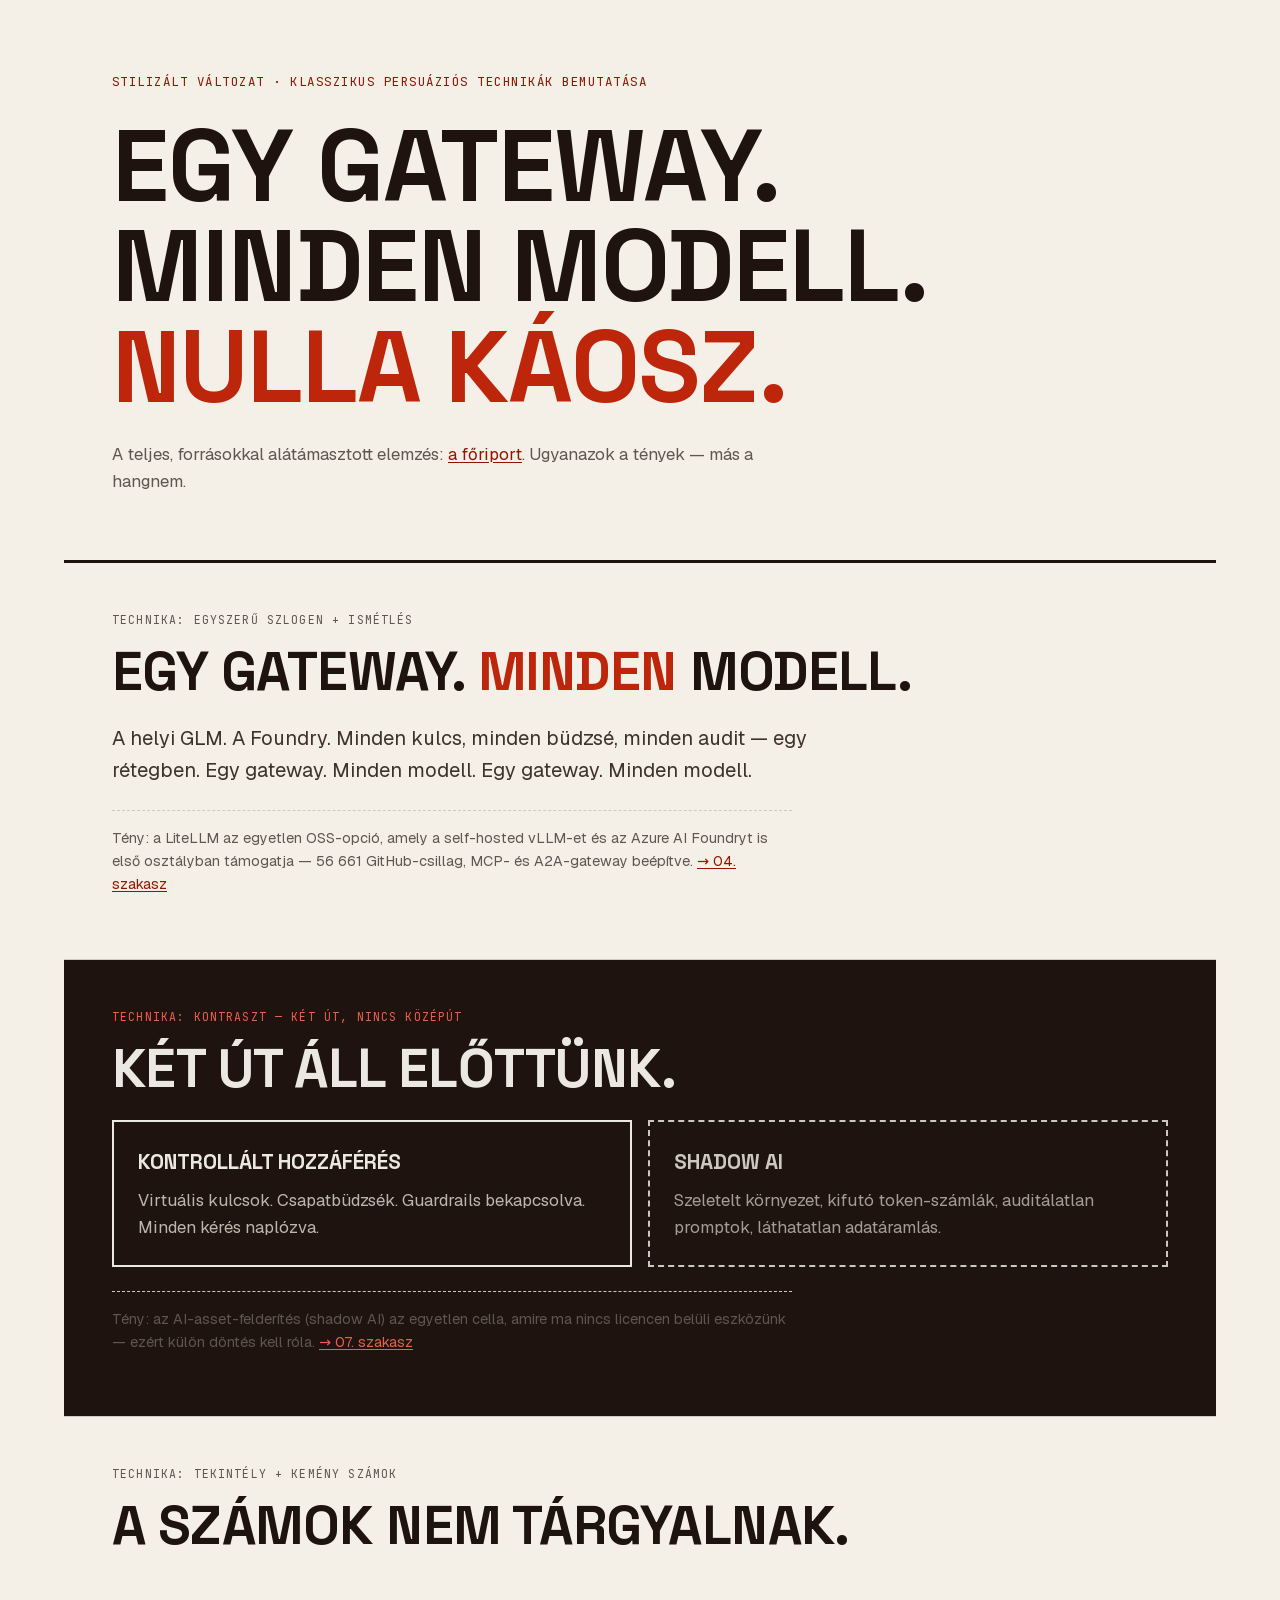
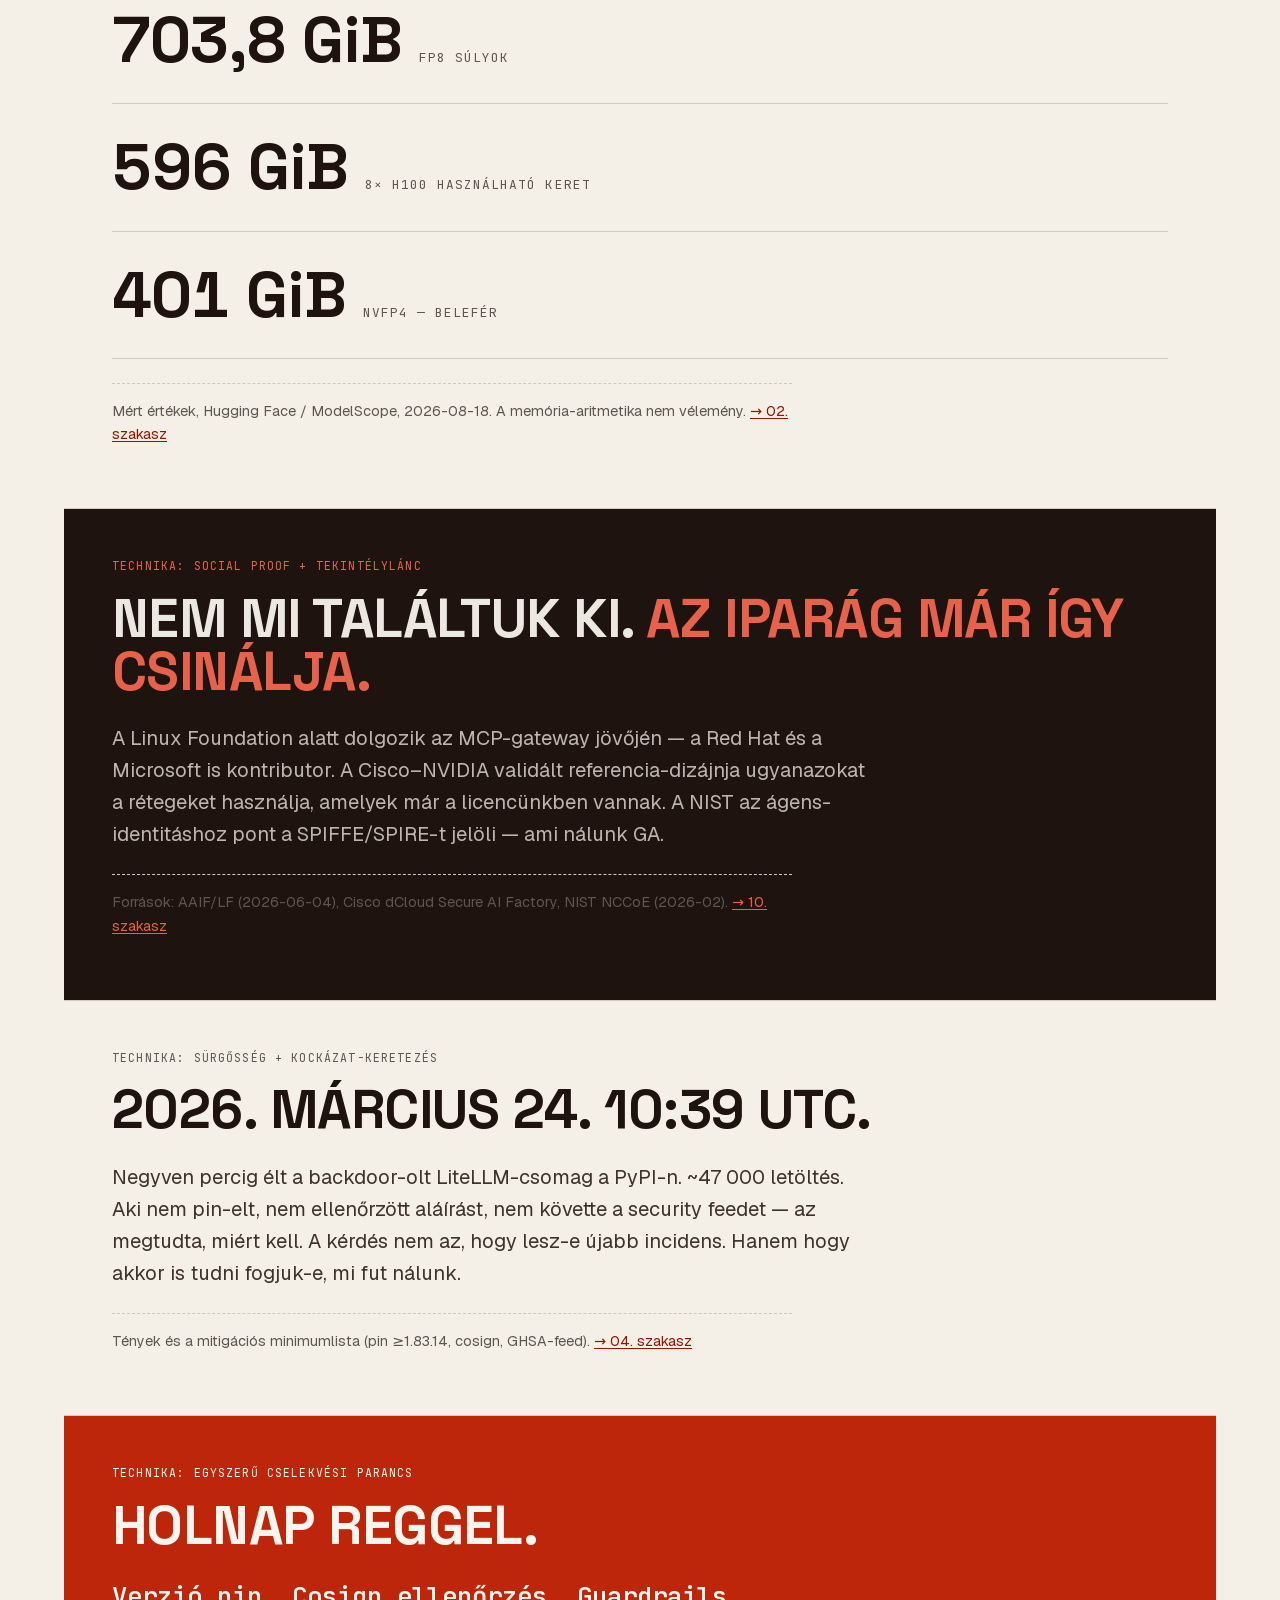
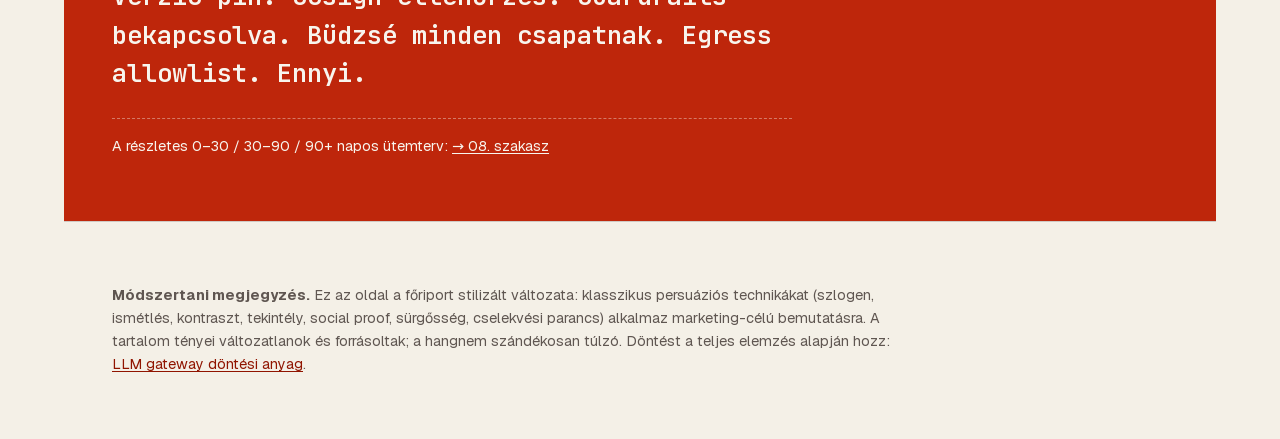
<file: propaganda.html>
<!doctype html>
<html lang="hu">
<head>
  <meta charset="utf-8">
  <meta name="viewport" content="width=device-width, initial-scale=1, viewport-fit=cover">
  <meta name="color-scheme" content="light">
  <title>EGY GATEWAY. MINDEN MODELL. — stilizált persuáziós változat</title>
  <meta name="description" content="A LLM gateway döntési anyag stilizált, persuáziós technikákat bemutató változata — szándékosan túlzó hangnem, érintetlen tények. A teljes elemzés a főriportban.">
  <link rel="preload" href="assets/fonts/space-grotesk-latin.woff2" as="font" type="font/woff2" crossorigin>
  <link rel="stylesheet" href="assets/propaganda.css">
</head>
<body>
  <main class="poster">

    <header class="poster__top">
      <p class="kicker">Stilizált változat · klasszikus persuáziós technikák bemutatása</p>
      <h1 class="poster__title">EGY GATEWAY.<br>MINDEN MODELL.<br><span class="accent">NULLA KÁOSZ.</span></h1>
      <p class="poster__sub">A teljes, forrásokkal alátámasztott elemzés: <a href="index.html">a főriport</a>. Ugyanazok a tények — más a hangnem.</p>
    </header>

    <section class="block">
      <p class="tech">technika: egyszerű szlogen + ismétlés</p>
      <h2 class="block__title">Egy gateway. <span class="accent">Minden</span> modell.</h2>
      <p class="block__body">A helyi GLM. A Foundry. Minden kulcs, minden büdzsé, minden audit — egy rétegben. Egy gateway. Minden modell. Egy gateway. Minden modell.</p>
      <p class="block__fact">Tény: a LiteLLM az egyetlen OSS-opció, amely a self-hosted vLLM-et és az Azure AI Foundryt is első osztályban támogatja — 56 661 GitHub-csillag, MCP- és A2A-gateway beépítve. <a href="index.html#litellm">→ 04. szakasz</a></p>
    </section>

    <section class="block block--dark">
      <p class="tech">technika: kontraszt — két út, nincs középút</p>
      <h2 class="block__title">Két út áll előttünk.</h2>
      <div class="tworoads">
        <div class="road road--yes">
          <p class="road__head">Kontrollált hozzáférés</p>
          <p class="road__body">Virtuális kulcsok. Csapatbüdzsék. Guardrails bekapcsolva. Minden kérés naplózva.</p>
        </div>
        <div class="road road--no">
          <p class="road__head">Shadow AI</p>
          <p class="road__body">Szeletelt környezet, kifutó token-számlák, auditálatlan promptok, láthatatlan adatáramlás.</p>
        </div>
      </div>
      <p class="block__fact">Tény: az AI-asset-felderítés (shadow AI) az egyetlen cella, amire ma nincs licencen belüli eszközünk — ezért külön döntés kell róla. <a href="index.html#biztonsag">→ 07. szakasz</a></p>
    </section>

    <section class="block">
      <p class="tech">technika: tekintély + kemény számok</p>
      <h2 class="block__title">A számok nem tárgyalnak.</h2>
      <div class="bigstat"><span class="bigstat__num">703,8 GiB</span><span class="bigstat__lab">FP8 súlyok</span></div>
      <div class="bigstat"><span class="bigstat__num">596 GiB</span><span class="bigstat__lab">8× H100 használható keret</span></div>
      <div class="bigstat"><span class="bigstat__num accent">401 GiB</span><span class="bigstat__lab">NVFP4 — belefér</span></div>
      <p class="block__fact">Mért értékek, Hugging Face / ModelScope, 2026-08-18. A memória-aritmetika nem vélemény. <a href="index.html#kiindulas">→ 02. szakasz</a></p>
    </section>

    <section class="block block--dark">
      <p class="tech">technika: social proof + tekintélylánc</p>
      <h2 class="block__title">Nem mi találtuk ki. <span class="accent">Az iparág már így csinálja.</span></h2>
      <p class="block__body">A Linux Foundation alatt dolgozik az MCP-gateway jövőjén — a Red Hat és a Microsoft is kontributor. A Cisco–NVIDIA validált referencia-dizájnja ugyanazokat a rétegeket használja, amelyek már a licencünkben vannak. A NIST az ágens-identitáshoz pont a SPIFFE/SPIRE-t jelöli — ami nálunk GA.</p>
      <p class="block__fact">Források: AAIF/LF (2026-06-04), Cisco dCloud Secure AI Factory, NIST NCCoE (2026-02). <a href="index.html#forrasok">→ 10. szakasz</a></p>
    </section>

    <section class="block">
      <p class="tech">technika: sürgősség + kockázat-keretezés</p>
      <h2 class="block__title">2026. március 24. 10:39 UTC.</h2>
      <p class="block__body">Negyven percig élt a backdoor-olt LiteLLM-csomag a PyPI-n. ~47 000 letöltés. Aki nem pin-elt, nem ellenőrzött aláírást, nem követte a security feedet — az megtudta, miért kell. A kérdés nem az, hogy lesz-e újabb incidens. Hanem hogy akkor is tudni fogjuk-e, mi fut nálunk.</p>
      <p class="block__fact">Tények és a mitigációs minimumlista (pin ≥1.83.14, cosign, GHSA-feed). <a href="index.html#litellm">→ 04. szakasz</a></p>
    </section>

    <section class="block block--accent">
      <p class="tech">technika: egyszerű cselekvési parancs</p>
      <h2 class="block__title">Holnap reggel.</h2>
      <p class="block__commands">Verzió pin. Cosign ellenőrzés. Guardrails bekapcsolva. Büdzsé minden csapatnak. Egress allowlist. Ennyi.</p>
      <p class="block__fact">A részletes 0–30 / 30–90 / 90+ napos ütemterv: <a href="index.html#ajanlas">→ 08. szakasz</a></p>
    </section>

    <footer class="poster__foot">
      <p><strong>Módszertani megjegyzés.</strong> Ez az oldal a főriport stilizált változata: klasszikus persuáziós technikákat (szlogen, ismétlés, kontraszt, tekintély, social proof, sürgősség, cselekvési parancs) alkalmaz marketing-célú bemutatásra. A tartalom tényei változatlanok és forrásoltak; a hangnem szándékosan túlzó. Döntést a teljes elemzés alapján hozz: <a href="index.html">LLM gateway döntési anyag</a>.</p>
    </footer>

  </main>
</body>
</html>
</file>
<file: assets/site.css>
/* Hallmark · redesign (visual layer only — content/IA frozen) · macrostructure: Long Document (02) · theme: Midnight (dark custom on catalog name) · nav: N3 Side-rail · footer: Ft4 Dense colophon · genre: modern-minimal
 * Theme axes vs previous (Cobalt: light paper · grotesk-sans · cool accent): Midnight flips the paper band light→dark; display stays grotesk-sans, accent stays cool cyan-azure — differs on the paper band, per explicit user request ("different, cooler theme").
 * Midnight notes: deep-navy paper; the former dark band (08 Ajánlás) inverts to a light band via the graphite/ondark token flip; status chips reworked for dark; body font Inter→Geist.
 * Integrated OSS components (2026-08-18): Mermaid (diagrams, in-repo .mmd sources → build-time SVG), Chart.js v4.5.1 (capacity chart, vendored), Lucide (label icons, CSS-masked).
 * Hallmark · pre-emit critique: P5 H4 E5 S5 R4 V4 · contrast: pass (OKLCH→sRGB→WCAG, computed) · tokens: pass (48) · responsive: pass (34, 49–57) · honest: pass (46)
 */

/* ---------- Fonts (self-hosted variable woff2, latin + latin-ext for ő/ű) ---------- */
@font-face {
  font-family: "Space Grotesk";
  font-style: normal;
  font-weight: 300 700;
  font-display: swap;
  src: url("fonts/space-grotesk-latin-ext.woff2") format("woff2");
  unicode-range: U+0100-02BA, U+02BD-02C5, U+02C7-02CC, U+02CE-02D7, U+02DD-02FF, U+0304, U+0308, U+0329, U+1D00-1DBF, U+1E00-1E9F, U+1EF2-1EFF, U+2020, U+20A0-20AB, U+20AD-20C0, U+2113, U+2C60-2C7F, U+A720-A7FF;
}
@font-face {
  font-family: "Space Grotesk";
  font-style: normal;
  font-weight: 300 700;
  font-display: swap;
  src: url("fonts/space-grotesk-latin.woff2") format("woff2");
  unicode-range: U+0000-00FF, U+0131, U+0152-0153, U+02BB-02BC, U+02C6, U+02DA, U+02DC, U+0304, U+0308, U+0329, U+2000-206F, U+20AC, U+2122, U+2191, U+2193, U+2212, U+2215, U+FEFF, U+FFFD;
}
@font-face {
  font-family: "Geist";
  font-style: normal;
  font-weight: 100 900;
  font-display: swap;
  src: url("fonts/geist-latin-ext.woff2") format("woff2");
  unicode-range: U+0100-02BA, U+02BD-02C5, U+02C7-02CC, U+02CE-02D7, U+02DD-02FF, U+0304, U+0308, U+0329, U+1D00-1DBF, U+1E00-1E9F, U+1EF2-1EFF, U+2020, U+20A0-20AB, U+20AD-20C0, U+2113, U+2C60-2C7F, U+A720-A7FF;
}
@font-face {
  font-family: "Geist";
  font-style: normal;
  font-weight: 100 900;
  font-display: swap;
  src: url("fonts/geist-latin.woff2") format("woff2");
  unicode-range: U+0000-00FF, U+0131, U+0152-0153, U+02BB-02BC, U+02C6, U+02DA, U+02DC, U+0304, U+0308, U+0329, U+2000-206F, U+20AC, U+2122, U+2191, U+2193, U+2212, U+2215, U+FEFF, U+FFFD;
}
@font-face {
  font-family: "JetBrains Mono";
  font-style: normal;
  font-weight: 400 800;
  font-display: swap;
  src: url("fonts/jetbrains-mono-latin-ext.woff2") format("woff2");
  unicode-range: U+0100-02BA, U+02BD-02C5, U+02C7-02CC, U+02CE-02D7, U+02DD-02FF, U+0304, U+0308, U+0329, U+1D00-1DBF, U+1E00-1E9F, U+1EF2-1EFF, U+2020, U+20A0-20AB, U+20AD-20C0, U+2113, U+2C60-2C7F, U+A720-A7FF;
}
@font-face {
  font-family: "JetBrains Mono";
  font-style: normal;
  font-weight: 400 800;
  font-display: swap;
  src: url("fonts/jetbrains-mono-latin.woff2") format("woff2");
  unicode-range: U+0000-00FF, U+0131, U+0152-0153, U+02BB-02BC, U+02C6, U+02DA, U+02DC, U+0304, U+0308, U+0329, U+2000-206F, U+20AC, U+2122, U+2191, U+2193, U+2212, U+2215, U+FEFF, U+FFFD;
}

/* ---------- Locked tokens ---------- */
:root {
  /* color — Midnight: deep navy night, one cyan-azure signal */
  --color-paper: oklch(15.5% 0.018 262);
  --color-paper-2: oklch(19% 0.02 262);
  --color-ink: oklch(93% 0.008 250);
  --color-ink-2: oklch(80% 0.012 253);
  --color-ink-3: oklch(66% 0.014 255);
  --color-rule: oklch(27% 0.018 262);
  --color-rule-2: oklch(35% 0.02 262);
  --color-accent: oklch(74% 0.13 222);
  --color-accent-ink: oklch(14% 0.02 262);
  --color-accent-soft: oklch(28% 0.045 235);
  --color-accent-deep: oklch(82% 0.11 222);
  --color-focus: oklch(80% 0.12 222);
  --color-shadow: oklch(0% 0 0 / 0.30);
  --color-shadow-strong: oklch(0% 0 0 / 0.55);
  /* inverted band: on a dark page the former dark band flips to light */
  --color-graphite: oklch(94% 0.008 250);
  --color-graphite-2: oklch(84% 0.012 252);
  --color-ondark: oklch(22% 0.02 258);
  --color-ondark-2: oklch(34% 0.018 257);
  --color-accent-on-dark: oklch(42% 0.16 256);
  --color-logo-chip: oklch(96.5% 0.006 250);
  /* status chips — dark-theme variants */
  --color-yes-bg: oklch(29% 0.05 155);
  --color-yes-ink: oklch(83% 0.13 155);
  --color-part-bg: oklch(31% 0.05 88);
  --color-part-ink: oklch(84% 0.11 88);
  --color-no-bg: oklch(23% 0.012 255);
  --color-no-ink: oklch(63% 0.015 255);
  --color-tp-bg: var(--color-accent-soft);
  --color-tp-ink: var(--color-accent-deep);
  /* fonts — 3 families: display + body + mono (labels/code) */
  --font-display: "Space Grotesk", "Segoe UI", system-ui, sans-serif;
  --font-body: "Geist", "Inter", "Segoe UI", system-ui, sans-serif;
  --font-mono: "JetBrains Mono", ui-monospace, "SF Mono", Menlo, monospace;
  /* type scale — major third (1.25) */
  --text-xs: 0.72rem;
  --text-sm: 0.82rem;
  --text-base: 1rem;
  --text-md: 1.2rem;
  --text-lg: 1.45rem;
  --text-xl: 1.75rem;
  --text-2xl: 2.15rem;
  --text-3xl: 2.65rem;
  --text-display: clamp(2.1rem, 4.2vw + 0.9rem, 3.7rem);
  /* spacing — 4pt */
  --space-3xs: 0.25rem;
  --space-2xs: 0.5rem;
  --space-xs: 0.75rem;
  --space-sm: 1rem;
  --space-md: 1.5rem;
  --space-lg: 2rem;
  --space-xl: 3rem;
  --space-2xl: 4.5rem;
  --space-3xl: 6.5rem;
  /* motion */
  --ease-out: cubic-bezier(0.16, 1, 0.3, 1);
  --ease-in: cubic-bezier(0.7, 0, 0.84, 0);
  --ease-in-out: cubic-bezier(0.87, 0, 0.13, 1);
  --dur-1: 150ms;
  --dur-2: 280ms;
  /* shape */
  --radius: 6px;
  --radius-lg: 10px;
  --rail-w: 13.5rem;
  --topbar-h: 3.5rem;
  --z-sticky: 200;
  --z-sticky-nav: 300;
  --z-tooltip: 400;
}

/* ---------- Base ---------- */
*, *::before, *::after { box-sizing: border-box; }
html, body { overflow-x: clip; }
html { scroll-behavior: smooth; }
body {
  margin: 0;
  background: var(--color-paper);
  color: var(--color-ink-2);
  font-family: var(--font-body);
  font-weight: 400;
  font-size: var(--text-base);
  line-height: 1.62;
  -webkit-font-smoothing: antialiased;
  text-rendering: optimizeLegibility;
}
h1, h2, h3, h4 {
  font-family: var(--font-display);
  font-style: normal;
  color: var(--color-ink);
  line-height: 1.12;
  letter-spacing: -0.018em;
  overflow-wrap: anywhere;
  min-width: 0;
  margin: 0;
}
p { margin: 0 0 var(--space-sm); }
a { color: var(--color-accent-deep); text-decoration: underline; text-decoration-thickness: 1px; text-underline-offset: 2px; }
a:hover { color: var(--color-accent); }
code {
  font-family: var(--font-mono);
  font-size: 0.86em;
  background: var(--color-paper-2);
  border: 1px solid var(--color-rule);
  border-radius: var(--radius);
  padding: 0.05em 0.32em;
  overflow-wrap: anywhere;
}
strong { color: var(--color-ink); font-weight: 600; }
::selection { background: var(--color-accent-soft); }
.visually-hidden {
  position: absolute; width: 1px; height: 1px;
  clip-path: inset(50%); overflow: hidden; white-space: nowrap;
}
.skip-link {
  position: absolute; inset-inline-start: var(--space-sm); top: var(--space-2xs);
  z-index: var(--z-tooltip);
  background: var(--color-graphite); color: var(--color-ondark);
  font-family: var(--font-mono); font-size: var(--text-sm);
  padding: var(--space-2xs) var(--space-sm); border-radius: var(--radius);
  transform: translateY(-300%);
}
.skip-link:focus-visible { transform: none; }

/* ---------- Rail (N3 side-rail, desktop) ---------- */
.rail {
  display: none;
  position: fixed; inset-block: 0; inset-inline-start: 0;
  width: var(--rail-w);
  padding: var(--space-lg) var(--space-md) var(--space-md);
  border-inline-end: 1px solid var(--color-rule);
  background: var(--color-paper);
  flex-direction: column;
  z-index: var(--z-sticky);
}
.rail__wordmark {
  display: flex; align-items: baseline; gap: var(--space-2xs);
  margin: 0 0 var(--space-lg);
  font-family: var(--font-mono); font-size: var(--text-sm);
  white-space: nowrap;
}
.rail__mark { font-weight: 600; color: var(--color-ink); letter-spacing: 0.04em; }
.rail__year { color: var(--color-ink-3); font-size: var(--text-xs); }
.rail__toc {
  list-style: none; margin: 0; padding: 0;
  display: flex; flex-direction: column; gap: var(--space-3xs);
}
.rail__toc a {
  display: flex; align-items: center; gap: var(--space-xs);
  padding: var(--space-2xs) var(--space-xs);
  border-radius: var(--radius);
  font-size: var(--text-sm); line-height: 1.3;
  color: var(--color-ink-3); text-decoration: none;
  white-space: nowrap;
  transition: color var(--dur-1) var(--ease-out), background-color var(--dur-1) var(--ease-out);
}
.rail__toc a:hover { color: var(--color-accent-deep); background: var(--color-paper-2); }
.rail__toc a[aria-current="true"] { color: var(--color-accent-deep); background: var(--color-accent-soft); }
.rail__num { font-family: var(--font-mono); font-size: var(--text-xs); color: var(--color-ink-3); min-width: 2ch; }
.rail__toc a[aria-current="true"] .rail__num { color: var(--color-accent-deep); }
.rail__foot {
  margin-top: auto;
  font-family: var(--font-mono); font-size: var(--text-xs);
  color: var(--color-ink-3); letter-spacing: 0.08em; text-transform: uppercase;
}

/* ---------- Topbar (mobile) ---------- */
.topbar {
  position: sticky; top: 0; z-index: var(--z-sticky-nav);
  display: flex; align-items: center; justify-content: space-between;
  min-height: var(--topbar-h);
  padding-inline: max(var(--space-sm), env(safe-area-inset-left));
  background: var(--color-paper);
  border-block-end: 1px solid var(--color-rule);
}
.topbar__wordmark { font-family: var(--font-mono); font-size: var(--text-sm); font-weight: 600; color: var(--color-ink); white-space: nowrap; }
.topbar__year { font-weight: 400; color: var(--color-ink-3); }
.topbar__menu { position: relative; }
.topbar__menu summary {
  list-style: none; cursor: pointer;
  font-family: var(--font-mono); font-size: var(--text-sm);
  color: var(--color-ink-2);
  border: 1px solid var(--color-rule-2); border-radius: var(--radius);
  padding: var(--space-2xs) var(--space-sm);
  min-height: 44px; display: inline-flex; align-items: center;
  white-space: nowrap; user-select: none;
}
.topbar__menu summary::-webkit-details-marker { display: none; }
.topbar__menu summary::after { content: "▾"; margin-inline-start: var(--space-2xs); color: var(--color-ink-3); }
.topbar__menu summary:hover { border-color: var(--color-accent); color: var(--color-accent-deep); }
.topbar__menu[open] summary { border-color: var(--color-accent); color: var(--color-accent-deep); }
.topbar__toc {
  position: absolute; inset-inline-end: 0; top: calc(100% + var(--space-2xs));
  list-style: none; margin: 0; padding: var(--space-2xs);
  background: var(--color-paper);
  border: 1px solid var(--color-rule-2); border-radius: var(--radius-lg);
  min-width: 15rem;
  box-shadow: 0 4px 16px var(--color-shadow);
}
.topbar__toc a {
  display: block; padding: var(--space-xs) var(--space-sm);
  font-size: var(--text-sm); color: var(--color-ink-2); text-decoration: none;
  border-radius: var(--radius); white-space: nowrap; line-height: 1.3;
}
.topbar__toc a:hover { background: var(--color-paper-2); color: var(--color-accent-deep); }

/* ---------- Page layout ---------- */
.page { }
.section {
  padding: var(--space-2xl) clamp(1rem, 4vw, 3rem);
  scroll-margin-top: calc(var(--topbar-h) + var(--space-sm));
  max-width: 78rem;
}
.section + .section { border-block-start: 1px solid var(--color-rule); }
.section__title {
  font-size: var(--text-2xl);
  font-weight: 600;
  margin-block-end: var(--space-md);
  display: flex; flex-wrap: wrap; align-items: baseline; gap: var(--space-2xs) var(--space-sm);
}
.h-num {
  font-family: var(--font-mono); font-weight: 500;
  font-size: var(--text-sm); letter-spacing: 0.06em;
  color: var(--color-accent);
}
.prose { max-width: 68ch; }
.prose h3, .subhead {
  font-size: var(--text-md); font-weight: 600;
  margin: var(--space-lg) 0 var(--space-sm);
}
.subhead { max-width: 68ch; }
.prose ul { padding-inline-start: var(--space-md); }

/* ---------- Hero ---------- */
.hero {
  padding: var(--space-xl) clamp(1rem, 4vw, 3rem) var(--space-2xl);
  max-width: 78rem;
  border-block-end: 1px solid var(--color-rule);
}
.hero__meta {
  display: flex; flex-wrap: wrap; align-items: center; gap: var(--space-sm);
  margin-block-end: var(--space-md);
}
.tag {
  font-family: var(--font-mono); font-size: var(--text-xs);
  letter-spacing: 0.08em; text-transform: uppercase;
  color: var(--color-accent-deep);
  border: 1px solid var(--color-accent);
  border-radius: var(--radius);
  padding: var(--space-3xs) var(--space-xs);
  white-space: nowrap;
}
.hero__date {
  font-family: var(--font-mono); font-size: var(--text-xs);
  letter-spacing: 0.08em; text-transform: uppercase; color: var(--color-ink-3);
}
.hero__title {
  font-size: var(--text-display);
  font-weight: 600;
  margin-block-end: var(--space-md);
  max-width: 20ch;
}
.hero__lede {
  font-size: var(--text-md); line-height: 1.55;
  color: var(--color-ink-2);
  max-width: 62ch;
  margin-block-end: var(--space-sm);
}
.hero__aud { font-size: var(--text-sm); color: var(--color-ink-3); max-width: 62ch; margin-block-end: var(--space-lg); }

/* logo strip — T2 hairline */
.logo-strip {
  display: flex; flex-wrap: wrap; align-items: stretch;
  border-block-start: 1px solid var(--color-rule);
  border-inline-start: 1px solid var(--color-rule);
  max-width: 46rem;
}
.logo-cell {
  display: flex; align-items: center; justify-content: center;
  padding: var(--space-sm) var(--space-md);
  border-inline-end: 1px solid var(--color-rule);
  border-block-end: 1px solid var(--color-rule);
  min-width: 5.5rem; min-height: 4rem;
}
.logo-cell img { display: block; height: auto; }
.logo-cell--light { background: var(--color-logo-chip); }

/* ---------- 01 recommendations ---------- */
.recs { list-style: none; margin: var(--space-md) 0 0; padding: 0; max-width: 78ch; }
.rec {
  display: grid; grid-template-columns: 3.2rem minmax(0, 1fr);
  column-gap: var(--space-md);
  padding-block: var(--space-md);
  border-block-start: 1px solid var(--color-rule);
}
.rec:first-child { border-block-start: 0; padding-block-start: 0; }
.rec__num {
  grid-row: span 2;
  font-family: var(--font-display); font-weight: 600;
  font-size: var(--text-xl); color: var(--color-accent);
  line-height: 1; padding-block-start: var(--space-3xs);
}
.rec__head { margin: 0 0 var(--space-2xs); font-size: var(--text-md); line-height: 1.4; }
.rec__why { margin: 0; font-size: var(--text-sm); color: var(--color-ink-2); max-width: 68ch; }
.rec__tag {
  display: inline-block;
  font-family: var(--font-mono); font-size: var(--text-xs);
  letter-spacing: 0.08em; text-transform: uppercase;
  color: var(--color-accent-deep);
  margin-inline-end: var(--space-2xs);
}

/* ---------- note box / callout ---------- */
.note-box {
  border: 1px solid var(--color-rule-2);
  border-radius: var(--radius-lg);
  padding: var(--space-md);
  margin-block-start: var(--space-lg);
  max-width: 78ch;
  background: var(--color-paper-2);
}
.note-box__label {
  display: flex; align-items: center; gap: var(--space-2xs);
  font-family: var(--font-mono); font-size: var(--text-xs);
  letter-spacing: 0.08em; text-transform: uppercase;
  color: var(--color-accent-deep);
  margin: 0 0 var(--space-2xs);
}
.note-box__label::before {
  content: ""; width: 0.95em; height: 0.95em; flex-shrink: 0;
  background: currentColor;
  -webkit-mask: url("icons/info.svg") center / contain no-repeat;
  mask: url("icons/info.svg") center / contain no-repeat;
}
.note-box p:last-child, .note-box ul:last-child { margin-block-end: 0; }
.callout {
  border: 1px solid var(--color-accent);
  border-radius: var(--radius-lg);
  padding: var(--space-md) var(--space-lg);
  margin-block: var(--space-xl);
  max-width: 78ch;
  background: var(--color-accent-soft);
}
.callout__label {
  display: flex; align-items: center; gap: var(--space-2xs);
  font-family: var(--font-mono); font-size: var(--text-xs);
  letter-spacing: 0.08em; text-transform: uppercase;
  color: var(--color-accent-deep); margin: 0 0 var(--space-2xs);
}
.callout__label::before {
  content: ""; width: 0.95em; height: 0.95em; flex-shrink: 0;
  background: currentColor;
  -webkit-mask: url("icons/triangle-alert.svg") center / contain no-repeat;
  mask: url("icons/triangle-alert.svg") center / contain no-repeat;
}
.callout__big {
  font-family: var(--font-display); font-weight: 600;
  font-size: var(--text-lg); color: var(--color-ink);
  line-height: 1.25; margin: 0 0 var(--space-sm);
  overflow-wrap: anywhere;
}
.callout p:last-child { margin-block-end: 0; }

/* ---------- stat strip ---------- */
.stat-strip {
  display: grid; gap: 0;
  grid-template-columns: 1fr;
  margin: var(--space-lg) 0 0;
  border-block-start: 1px solid var(--color-rule);
  border-inline-start: 1px solid var(--color-rule);
}
.stat {
  padding: var(--space-md);
  border-inline-end: 1px solid var(--color-rule);
  border-block-end: 1px solid var(--color-rule);
}
.stat dt {
  font-family: var(--font-mono); font-size: var(--text-xs);
  letter-spacing: 0.06em; text-transform: uppercase;
  color: var(--color-ink-3); margin-block-end: var(--space-2xs);
}
.stat__num {
  font-family: var(--font-display); font-weight: 600;
  font-size: var(--text-xl); color: var(--color-ink);
  font-variant-numeric: tabular-nums;
  margin: 0; line-height: 1.1;
}
.stat__qual { margin: var(--space-3xs) 0 0; font-size: var(--text-sm); color: var(--color-ink-3); }
@media (min-width: 40rem) { .stat-strip { grid-template-columns: repeat(2, minmax(0, 1fr)); } }
@media (min-width: 60rem) { .stat-strip { grid-template-columns: repeat(4, minmax(0, 1fr)); } }

/* ---------- timeline ---------- */
.timeline { list-style: none; margin: 0; padding: 0; max-width: 78ch; }
.timeline__item {
  display: grid; grid-template-columns: minmax(0, 1fr);
  gap: var(--space-3xs);
  padding-block: var(--space-sm);
  border-block-start: 1px solid var(--color-rule);
}
.timeline__item:first-child { border-block-start: 0; }
.timeline__date {
  font-family: var(--font-mono); font-size: var(--text-sm);
  color: var(--color-accent-deep); font-variant-numeric: tabular-nums;
  white-space: nowrap;
}
.timeline__body { font-size: var(--text-sm); color: var(--color-ink-2); }
@media (min-width: 40rem) {
  .timeline__item { grid-template-columns: 7.5rem minmax(0, 1fr); gap: var(--space-md); }
}

/* ---------- split (GA vs TP) ---------- */
.split { display: grid; gap: var(--space-lg); grid-template-columns: minmax(0, 1fr); }
@media (min-width: 60rem) { .split { grid-template-columns: repeat(2, minmax(0, 1fr)); } }
.split__head {
  display: flex; align-items: center; gap: var(--space-xs);
  font-family: var(--font-display); font-weight: 600; font-size: var(--text-base);
  color: var(--color-ink); margin: 0 0 var(--space-sm);
}

/* ---------- tick lists ---------- */
.tick-list { list-style: none; margin: 0; padding: 0; }
.tick-list li {
  padding: var(--space-xs) 0;
  border-block-start: 1px solid var(--color-rule);
  font-size: var(--text-sm); color: var(--color-ink-2);
}
.tick-list li:first-child { border-block-start: 0; }
.tick-list--plain li { font-size: var(--text-sm); }

/* ---------- matrix controls ---------- */
.matrix-controls {
  display: flex; flex-wrap: wrap; align-items: center; gap: var(--space-sm);
  margin-block: var(--space-md);
}
.chips { display: flex; flex-wrap: wrap; gap: var(--space-2xs); }
.chip {
  font-family: var(--font-mono); font-size: var(--text-xs);
  letter-spacing: 0.02em;
  color: var(--color-ink-2);
  background: var(--color-paper);
  border: 1px solid var(--color-rule-2);
  border-radius: var(--radius);
  padding: var(--space-2xs) var(--space-xs);
  min-height: 44px;
  cursor: pointer;
  white-space: nowrap;
  transition: color var(--dur-1) var(--ease-out), border-color var(--dur-1) var(--ease-out), background-color var(--dur-1) var(--ease-out);
}
.chip:hover { border-color: var(--color-accent); color: var(--color-accent-deep); }
.chip.is-active { background: var(--color-accent); border-color: var(--color-accent); color: var(--color-accent-ink); font-weight: 600; }
.chip:active, .topbar__menu summary:active { transform: translateY(1px); }
.switch { display: inline-flex; align-items: center; gap: var(--space-xs); cursor: pointer; min-height: 44px; }
.switch:hover .switch__label { color: var(--color-ink); }
.switch input { width: 1.15rem; height: 1.15rem; accent-color: var(--color-accent); cursor: pointer; }
.switch__label { font-family: var(--font-mono); font-size: var(--text-xs); color: var(--color-ink-2); white-space: nowrap; }

/* ---------- matrix table ---------- */
.matrix-wrap { overflow-x: auto; border: 1px solid var(--color-rule); border-radius: var(--radius-lg); background: var(--color-paper); }
.matrix { border-collapse: collapse; width: 100%; min-width: 44rem; font-size: var(--text-sm); }
.matrix th, .matrix td { padding: var(--space-xs) var(--space-sm); text-align: center; vertical-align: middle; }
.matrix thead th {
  font-family: var(--font-mono); font-size: var(--text-xs); font-weight: 500;
  letter-spacing: 0.04em; color: var(--color-ink);
  border-block-end: 1px solid var(--color-rule-2);
  text-align: center; line-height: 1.35;
}
.matrix__sub { display: block; font-size: 0.85em; color: var(--color-ink-3); font-weight: 400; }
.matrix__feature { min-width: 13rem; }
.matrix tbody th[scope="row"] {
  text-align: start; font-weight: 500; color: var(--color-ink);
  font-size: var(--text-sm); line-height: 1.4; max-width: 22rem;
}
.matrix tbody td { border-block-end: 1px solid var(--color-rule); }
.matrix tbody th[scope="row"] { border-block-end: 1px solid var(--color-rule); }
.matrix tbody tr:last-child td, .matrix tbody tr:last-child th[scope="row"] { border-block-end: 0; }
.matrix__cat th {
  text-align: start;
  font-family: var(--font-mono); font-size: var(--text-xs); font-weight: 500;
  letter-spacing: 0.08em; text-transform: uppercase;
  color: var(--color-accent-deep);
  background: var(--color-paper-2);
  border-block-end: 1px solid var(--color-rule);
}
.matrix__foot { font-size: var(--text-sm); color: var(--color-ink-3); max-width: 68ch; margin-block-start: var(--space-sm); }

/* doc links inside matrix row headers */
.rowlink { color: inherit; text-decoration: underline; text-decoration-color: var(--color-rule-2); text-underline-offset: 3px; }
.rowlink:hover { color: var(--color-accent-deep); text-decoration-color: var(--color-accent); }

/* license coverage variant: long text column left-aligned, status cell centered */
.matrix--license td { text-align: start; line-height: 1.45; max-width: 34rem; }
.matrix--license td:last-child { text-align: center; }
.lic { display: block; margin-block-start: var(--space-3xs); font-family: var(--font-mono); font-size: var(--text-xs); color: var(--color-ink-3); }
.lic a { color: var(--color-accent-deep); }
.subhead__tag {
  font-family: var(--font-mono); font-size: var(--text-xs); font-weight: 500;
  letter-spacing: 0.06em; text-transform: uppercase;
  color: var(--color-accent-deep); margin-inline-start: var(--space-2xs);
}

/* cells */
.cell {
  display: inline-flex; align-items: center; justify-content: center;
  min-width: 2rem; min-height: 2rem;
  padding: var(--space-3xs) var(--space-2xs);
  border-radius: var(--radius);
  border: 1px solid transparent;
  font-family: var(--font-mono); font-size: var(--text-xs); font-weight: 600;
  line-height: 1; white-space: nowrap;
  cursor: default;
}
button.cell { cursor: pointer; }
.cell--yes { background: var(--color-yes-bg); color: var(--color-yes-ink); border-color: var(--color-yes-ink); }
.cell--part { background: var(--color-part-bg); color: var(--color-part-ink); border-color: var(--color-part-ink); }
.cell--no { background: var(--color-no-bg); color: var(--color-no-ink); border-color: var(--color-rule-2); }
.cell--tp { background: var(--color-tp-bg); color: var(--color-tp-ink); border-color: var(--color-tp-ink); }
button.cell:hover { filter: brightness(1.15); }
button.cell:active { transform: translateY(1px); }

/* tooltip */
.tooltip {
  position: fixed; z-index: var(--z-tooltip);
  max-width: min(19rem, calc(100vw - 2rem));
  background: var(--color-graphite); color: var(--color-ondark);
  font-family: var(--font-mono); font-size: var(--text-xs); line-height: 1.5;
  padding: var(--space-xs) var(--space-sm);
  border-radius: var(--radius);
  box-shadow: 0 6px 24px var(--color-shadow-strong);
  opacity: 0; visibility: hidden;
  transition: opacity 120ms var(--ease-out), visibility 120ms var(--ease-out);
  overflow-wrap: anywhere;
}
.tooltip.is-visible { opacity: 1; visibility: visible; }

/* ---------- chart box (Chart.js, vendored) ---------- */
.chart-box {
  margin: var(--space-lg) 0 0;
  border: 1px solid var(--color-rule);
  border-radius: var(--radius-lg);
  padding: var(--space-md);
  max-width: 52rem;
  background: var(--color-paper-2);
}
.chart-box__label {
  font-family: var(--font-mono); font-size: var(--text-xs);
  letter-spacing: 0.06em; text-transform: uppercase;
  color: var(--color-ink-3); margin-block-end: var(--space-sm);
}
.chart-box__inner { position: relative; height: 15rem; }

/* ---------- diagrams ---------- */
.diagram {
  margin: var(--space-lg) 0;
  border: 1px solid var(--color-rule);
  border-radius: var(--radius-lg);
  padding: var(--space-md);
  max-width: 60rem;
}
.diagram__head {
  display: flex; align-items: center; gap: var(--space-sm);
  font-family: var(--font-display); font-weight: 600; font-size: var(--text-base);
  color: var(--color-ink); margin-block-end: var(--space-sm);
}
.diagram__tag {
  font-family: var(--font-mono); font-size: var(--text-xs); font-weight: 600;
  letter-spacing: 0.06em; text-transform: uppercase;
  color: var(--color-accent-ink); background: var(--color-accent);
  border-radius: var(--radius); padding: var(--space-3xs) var(--space-xs);
  white-space: nowrap;
}
.diagram__when { font-size: var(--text-sm); color: var(--color-ink-2); max-width: 68ch; margin: var(--space-sm) 0 0; }
.dia { display: block; width: 100%; height: auto; }
.dia-img { display: block; width: 100%; max-width: 52rem; height: auto; }
.diagram__src { margin-inline-start: auto; font-family: var(--font-mono); font-size: var(--text-xs); font-weight: 400; color: var(--color-ink-3); }
.dia-box { fill: var(--color-paper-2); stroke: var(--color-rule-2); stroke-width: 1; }
.dia-box--strong { fill: var(--color-accent-soft); stroke: var(--color-accent); }
.dia-cluster { fill: none; stroke: var(--color-rule-2); stroke-width: 1; stroke-dasharray: 5 4; }
.dia-clusterlabel { fill: var(--color-ink-3); font-family: var(--font-mono); font-size: 11px; letter-spacing: 0.06em; text-transform: uppercase; }
.dia-label { fill: var(--color-ink); font-family: var(--font-mono); font-size: 12px; font-weight: 600; }
.dia-sub { fill: var(--color-ink-3); font-family: var(--font-mono); font-size: 10px; }
.dia-flow { fill: none; stroke: var(--color-ink-3); stroke-width: 1.5; }
.dia-flow--inner { stroke: var(--color-rule-2); }
.dia-flow--no { stroke: var(--color-no-ink); stroke-dasharray: 4 4; }
.dia-flow--dns { stroke: var(--color-accent); stroke-dasharray: 4 4; }
.dia-arrowhead { fill: var(--color-ink-3); }
.dia-flowlabel { fill: var(--color-ink-3); font-family: var(--font-mono); font-size: 10px; }
.dia-flowlabel--dns { fill: var(--color-accent-deep); }
.dia-notelabel { fill: var(--color-no-ink); font-family: var(--font-mono); font-size: 10px; }
.dia-cross { stroke: var(--color-no-ink); stroke-width: 2; stroke-linecap: round; }
.dia-pipe { fill: none; stroke: var(--color-accent); stroke-width: 2.5; stroke-dasharray: 8 5; }
.dia-pipehead { fill: none; stroke: var(--color-accent); stroke-width: 2.5; stroke-linecap: round; stroke-linejoin: round; }

/* ---------- decision widget ---------- */
.widget {
  border: 1px solid var(--color-rule-2);
  border-radius: var(--radius-lg);
  padding: var(--space-md);
  max-width: 78ch;
  display: grid; gap: var(--space-md);
  grid-template-columns: minmax(0, 1fr);
}
@media (min-width: 60rem) { .widget { grid-template-columns: minmax(0, 1fr) minmax(0, 1.2fr); align-items: start; } }
.widget__questions { display: grid; gap: var(--space-md); }
.widget__group { border: 0; margin: 0; padding: 0; display: grid; gap: var(--space-2xs); }
.widget__group legend {
  font-family: var(--font-mono); font-size: var(--text-xs);
  letter-spacing: 0.06em; text-transform: uppercase;
  color: var(--color-ink); font-weight: 600;
  padding: 0; margin-block-end: var(--space-2xs);
}
.widget__opt {
  display: flex; align-items: center; gap: var(--space-xs);
  font-size: var(--text-sm); color: var(--color-ink-2);
  min-height: 44px; cursor: pointer;
}
.widget__opt input { width: 1.15rem; height: 1.15rem; accent-color: var(--color-accent); cursor: pointer; flex-shrink: 0; }
.widget__opt:hover { color: var(--color-ink); }
.widget__result { min-height: 12rem; }
.pattern-card {
  border: 1px solid var(--color-accent);
  border-radius: var(--radius-lg);
  padding: var(--space-md);
  background: var(--color-accent-soft);
}
.pattern-card__tag {
  display: inline-block;
  font-family: var(--font-mono); font-size: var(--text-xs); font-weight: 600;
  letter-spacing: 0.06em; text-transform: uppercase;
  color: var(--color-accent-ink); background: var(--color-accent);
  border-radius: var(--radius); padding: var(--space-3xs) var(--space-xs);
  margin-block-end: var(--space-xs);
  white-space: nowrap;
}
.pattern-card__title {
  font-family: var(--font-display); font-weight: 600; font-size: var(--text-md);
  color: var(--color-ink); margin: 0 0 var(--space-xs);
  overflow-wrap: anywhere;
}
.pattern-card ul { margin: 0; padding-inline-start: var(--space-md); }
.pattern-card li { font-size: var(--text-sm); color: var(--color-ink-2); margin-block-end: var(--space-2xs); }
.pattern-card__note { font-size: var(--text-sm); color: var(--color-ink-3); margin: var(--space-xs) 0 0; }

/* ---------- dark band (08) ---------- */
.section--dark {
  background: var(--color-graphite);
  color: var(--color-ondark-2);
  max-width: none;
}
.section--dark .section__title { color: var(--color-ondark); }
.section--dark .h-num { color: var(--color-accent-on-dark); }
.section--dark .prose p { color: var(--color-ondark-2); }
.section--dark strong { color: var(--color-ondark); }
.section--dark code {
  background: var(--color-graphite-2); border-color: var(--color-graphite-2);
  color: var(--color-ondark);
}
.section--dark .roadmap { max-width: 78rem; }
.roadmap {
  list-style: none; margin: var(--space-lg) 0 0; padding: 0;
  display: grid; gap: var(--space-lg);
  grid-template-columns: minmax(0, 1fr);
}
@media (min-width: 60rem) { .roadmap { grid-template-columns: repeat(3, minmax(0, 1fr)); } }
.roadmap__step { border-block-start: 1px solid var(--color-graphite-2); padding-block-start: var(--space-md); }
.roadmap__when {
  font-family: var(--font-mono); font-size: var(--text-sm); font-weight: 600;
  letter-spacing: 0.06em; text-transform: uppercase;
  color: var(--color-accent-on-dark);
  margin: 0 0 var(--space-2xs);
}
.roadmap__step h3 { font-size: var(--text-md); color: var(--color-ondark); margin: 0 0 var(--space-sm); }
.roadmap .tick-list li { border-color: var(--color-graphite-2); color: var(--color-ondark-2); }

/* ---------- alternatives ---------- */
.alt-grid {
  display: grid; gap: var(--space-md);
  grid-template-columns: minmax(0, 1fr);
  margin-block-start: var(--space-md);
}
@media (min-width: 60rem) { .alt-grid { grid-template-columns: repeat(2, minmax(0, 1fr)); } }
.alt-card {
  border: 1px solid var(--color-rule);
  border-radius: var(--radius-lg);
  padding: var(--space-md);
}
.alt-card h3 { font-size: var(--text-md); margin: 0 0 var(--space-3xs); }
.alt-card__status {
  font-family: var(--font-mono); font-size: var(--text-xs);
  letter-spacing: 0.06em; text-transform: uppercase;
  color: var(--color-accent-deep);
  margin: 0 0 var(--space-sm);
}
.alt-card p:last-child { margin-block-end: 0; font-size: var(--text-sm); }

/* ---------- sources ---------- */
.sources { display: grid; gap: var(--space-lg); grid-template-columns: minmax(0, 1fr); margin-block-start: var(--space-md); }
@media (min-width: 60rem) { .sources { grid-template-columns: repeat(2, minmax(0, 1fr)); } }
.sources__group h3 { font-size: var(--text-base); margin: 0 0 var(--space-xs); }
.sources__list { list-style: none; margin: 0; padding: 0; }
.sources__list li {
  padding: var(--space-2xs) 0;
  border-block-start: 1px solid var(--color-rule);
  font-size: var(--text-sm);
}
.sources__list li:first-child { border-block-start: 0; }
.sources__list a { overflow-wrap: anywhere; }
.sources__date {
  display: block;
  font-family: var(--font-mono); font-size: var(--text-xs);
  color: var(--color-ink-3); font-variant-numeric: tabular-nums;
}

/* ---------- footer (Ft4 dense colophon) ---------- */
.colophon {
  border-block-start: 1px solid var(--color-rule);
  padding: var(--space-xl) clamp(1rem, 4vw, 3rem) calc(var(--space-xl) + env(safe-area-inset-bottom));
  font-family: var(--font-mono); font-size: var(--text-xs); line-height: 1.7;
  color: var(--color-ink-3);
}
.colophon p { max-width: 78ch; margin-block-end: var(--space-md); }
.colophon p:last-child { margin-block-end: 0; }
.colophon a { color: var(--color-accent-deep); }
.colophon code { font-size: 1em; }

/* ---------- glossary (11) ---------- */
.glossary {
  display: grid; gap: 0;
  grid-template-columns: minmax(0, 1fr);
  margin-block-start: var(--space-md);
  border-block-start: 1px solid var(--color-rule);
  border-inline-start: 1px solid var(--color-rule);
  max-width: 78rem;
}
@media (min-width: 60rem) { .glossary { grid-template-columns: repeat(2, minmax(0, 1fr)); } }
.glossary__item {
  padding: var(--space-sm) var(--space-md);
  border-inline-end: 1px solid var(--color-rule);
  border-block-end: 1px solid var(--color-rule);
}
.glossary dt {
  font-family: var(--font-mono); font-size: var(--text-sm); font-weight: 600;
  color: var(--color-ink); margin-block-end: var(--space-3xs);
}
.glossary dd { margin: 0; font-size: var(--text-sm); color: var(--color-ink-2); line-height: 1.5; }
.glossary dt a { color: inherit; text-decoration-color: var(--color-rule-2); }
.glossary dt a:hover { color: var(--color-accent-deep); }

/* ---------- focus & states ---------- */
:focus-visible {
  outline: 2px solid var(--color-focus);
  outline-offset: 2px;
  border-radius: var(--radius);
}
a, button, summary, label { -webkit-tap-highlight-color: transparent; }

/* ---------- <40rem tightening ---------- */
@media (max-width: 39.99rem) {
  button.cell { min-width: 2.75rem; min-height: 2.75rem; }
  .diagram { padding: var(--space-2xs); }
  .hero { padding-block-start: var(--space-lg); }
}

/* ---------- layout ≥60rem ---------- */
@media (min-width: 60rem) {
  .rail { display: flex; }
  .topbar { display: none; }
  .page, .colophon { margin-inline-start: var(--rail-w); }
  .section { scroll-margin-top: var(--space-md); }
}

/* ---------- reduced motion ---------- */
@media (prefers-reduced-motion: reduce) {
  html { scroll-behavior: auto; }
  *, *::before, *::after {
    transition-duration: 0.01ms !important;
    animation-duration: 0.01ms !important;
    animation-iteration-count: 1 !important;
  }
}

/* ---------- print (light scheme, no interactive chrome) ---------- */
@media print {
  :root {
    --color-paper: oklch(99% 0.004 250);
    --color-paper-2: oklch(97% 0.006 250);
    --color-ink: oklch(22% 0.02 258);
    --color-ink-2: oklch(32% 0.018 257);
    --color-ink-3: oklch(45% 0.014 255);
    --color-rule: oklch(88% 0.007 250);
    --color-rule-2: oklch(80% 0.01 252);
    --color-accent: oklch(45% 0.16 256);
    --color-accent-deep: oklch(42% 0.15 258);
    --color-accent-soft: oklch(94% 0.03 256);
    --color-focus: oklch(45% 0.16 256);
    --color-graphite: oklch(97% 0.006 250);
    --color-graphite-2: oklch(86% 0.01 252);
    --color-ondark: oklch(22% 0.02 258);
    --color-ondark-2: oklch(34% 0.018 257);
    --color-accent-on-dark: oklch(42% 0.16 256);
    --color-logo-chip: oklch(97% 0.006 250);
    --color-yes-bg: oklch(93% 0.035 152);
    --color-yes-ink: oklch(38% 0.1 152);
    --color-part-bg: oklch(94% 0.045 88);
    --color-part-ink: oklch(40% 0.1 78);
    --color-no-bg: oklch(94% 0.008 250);
    --color-no-ink: oklch(44% 0.02 258);
  }
  html, body { background: var(--color-paper); }
  body { font-size: 9.5pt; }
  .rail, .topbar, .matrix-controls, .tooltip, .skip-link { display: none !important; }
  .page, .colophon { margin-inline-start: 0 !important; }
  .section { padding: var(--space-md) 0; max-width: none; }
  .section__title, .subhead, h3 { break-after: avoid; }
  tr, .glossary__item, .rec, .alt-card, .note-box, .stat, .diagram { break-inside: avoid; }
  .matrix-wrap { overflow-x: visible; border-radius: 0; }
  .matrix { min-width: 0; font-size: 7.5pt; }
  .cell { print-color-adjust: exact; -webkit-print-color-adjust: exact; }
  .sources__list a::after {
    content: " — " attr(href);
    font-family: var(--font-mono); font-size: 0.85em;
    color: var(--color-ink-3); overflow-wrap: anywhere;
  }
}
</file>
<file: assets/oldschool.css>
/* Hallmark · variant page: oldschool.html · macrostructure: Manifesto (poster-led, FULL-LENGTH — all 11 sections) · theme: Manifesto-custom (warm light paper · grotesk-heavy display · warm red accent) · genre: editorial-poster
 * Differs from main page (Midnight: dark paper · grotesk · cool accent) on all three axes: paper band, accent hue, layout rhythm.
 * Content note: complete twin of index.html — same facts, dates, versions and hedges, poster voice. Sections: hero, 01–11, footer.
 * Hallmark · pre-emit critique: P5 H4 E4 S5 R4 V5 · contrast: pass (computed) · tokens: locked · mobile: 320–768 verified
 */

@font-face {
  font-family: "Space Grotesk"; font-style: normal; font-weight: 300 700; font-display: swap;
  src: url("fonts/space-grotesk-latin-ext.woff2") format("woff2");
  unicode-range: U+0100-02BA, U+02BD-02C5, U+02C7-02CC, U+02CE-02D7, U+02DD-02FF, U+0304, U+0308, U+0329, U+1D00-1DBF, U+1E00-1E9F, U+1EF2-1EFF, U+2020, U+20A0-20AB, U+20AD-20C0, U+2113, U+2C60-2C7F, U+A720-A7FF;
}
@font-face {
  font-family: "Space Grotesk"; font-style: normal; font-weight: 300 700; font-display: swap;
  src: url("fonts/space-grotesk-latin.woff2") format("woff2");
  unicode-range: U+0000-00FF, U+0131, U+0152-0153, U+02BB-02BC, U+02C6, U+02DA, U+02DC, U+0304, U+0308, U+0329, U+2000-206F, U+20AC, U+2122, U+2191, U+2193, U+2212, U+2215, U+FEFF, U+FFFD;
}
@font-face {
  font-family: "Geist"; font-style: normal; font-weight: 100 900; font-display: swap;
  src: url("fonts/geist-latin-ext.woff2") format("woff2");
  unicode-range: U+0100-02BA, U+02BD-02C5, U+02C7-02CC, U+02CE-02D7, U+02DD-02FF, U+0304, U+0308, U+0329, U+1D00-1DBF, U+1E00-1E9F, U+1EF2-1EFF, U+2020, U+20A0-20AB, U+20AD-20C0, U+2113, U+2C60-2C7F, U+A720-A7FF;
}
@font-face {
  font-family: "Geist"; font-style: normal; font-weight: 100 900; font-display: swap;
  src: url("fonts/geist-latin.woff2") format("woff2");
  unicode-range: U+0000-00FF, U+0131, U+0152-0153, U+02BB-02BC, U+02C6, U+02DA, U+02DC, U+0304, U+0308, U+0329, U+2000-206F, U+20AC, U+2122, U+2191, U+2193, U+2212, U+2215, U+FEFF, U+FFFD;
}
@font-face {
  font-family: "JetBrains Mono"; font-style: normal; font-weight: 400 800; font-display: swap;
  src: url("fonts/jetbrains-mono-latin-ext.woff2") format("woff2");
  unicode-range: U+0100-02BA, U+02BD-02C5, U+02C7-02CC, U+02CE-02D7, U+02DD-02FF, U+0304, U+0308, U+0329, U+1D00-1DBF, U+1E00-1E9F, U+1EF2-1EFF, U+2020, U+20A0-20AB, U+20AD-20C0, U+2113, U+2C60-2C7F, U+A720-A7FF;
}
@font-face {
  font-family: "JetBrains Mono"; font-style: normal; font-weight: 400 800; font-display: swap;
  src: url("fonts/jetbrains-mono-latin.woff2") format("woff2");
  unicode-range: U+0000-00FF, U+0131, U+0152-0153, U+02BB-02BC, U+02C6, U+02DA, U+02DC, U+0304, U+0308, U+0329, U+2000-206F, U+20AC, U+2122, U+2191, U+2193, U+2212, U+2215, U+FEFF, U+FFFD;
}

:root {
  --color-paper: oklch(95.5% 0.012 85);
  --color-paper-2: oklch(92.5% 0.016 85);
  --color-ink: oklch(20% 0.02 40);
  --color-ink-2: oklch(33% 0.02 45);
  --color-ink-3: oklch(46% 0.015 50);
  --color-rule: oklch(84% 0.01 70);
  --color-accent: oklch(52% 0.19 32);
  --color-accent-deep: oklch(42% 0.16 32);
  --color-accent-ink: oklch(97% 0.01 85);
  --color-dark: oklch(20% 0.02 40);
  --color-dark-2: oklch(28% 0.02 40);
  --color-ondark: oklch(93% 0.01 80);
  --color-ondark-2: oklch(78% 0.015 75);
  --color-accent-on-dark: oklch(66% 0.17 32);
  --font-display: "Space Grotesk", "Segoe UI", system-ui, sans-serif;
  --font-body: "Geist", "Inter", "Segoe UI", system-ui, sans-serif;
  --font-mono: "JetBrains Mono", ui-monospace, "SF Mono", Menlo, monospace;
  --space-2xs: 0.5rem; --space-xs: 0.75rem; --space-sm: 1rem; --space-md: 1.5rem; --space-lg: 2rem; --space-xl: 3rem; --space-2xl: 4.5rem;
  --radius: 6px;
}

*, *::before, *::after { box-sizing: border-box; }
html, body { overflow-x: clip; }
body {
  margin: 0; background: var(--color-paper); color: var(--color-ink-2);
  font-family: var(--font-body); font-size: 1.05rem; line-height: 1.6;
  -webkit-font-smoothing: antialiased;
}
h1, h2 { font-family: var(--font-display); font-style: normal; color: var(--color-ink); line-height: 0.98; letter-spacing: -0.01em; overflow-wrap: anywhere; min-width: 0; margin: 0; }
a { color: var(--color-accent-deep); text-underline-offset: 2px; }
a:hover { color: var(--color-accent); }
:focus-visible { outline: 2px solid var(--color-accent-deep); outline-offset: 2px; }

.poster { max-width: 72rem; margin-inline: auto; }

.poster__top {
  padding: var(--space-2xl) clamp(1rem, 4vw, 3rem) var(--space-xl);
  border-block-end: 3px solid var(--color-ink);
}
.kicker {
  font-family: var(--font-mono); font-size: 0.78rem; letter-spacing: 0.12em; text-transform: uppercase;
  color: var(--color-accent-deep); margin: 0 0 var(--space-md);
}
.poster__title {
  font-size: clamp(2.6rem, 9vw, 6.4rem);
  font-weight: 700; text-transform: uppercase;
}
.accent { color: var(--color-accent); }
.poster__sub { max-width: 60ch; color: var(--color-ink-3); margin-block-start: var(--space-md); }

.block { padding: var(--space-xl) clamp(1rem, 4vw, 3rem); border-block-end: 1px solid var(--color-rule); }
.block--dark { background: var(--color-dark); color: var(--color-ondark-2); }
.block--dark .block__title { color: var(--color-ondark); }
.block--dark .accent { color: var(--color-accent-on-dark); }
.block--dark a { color: var(--color-accent-on-dark); }
.block--dark .tech { color: var(--color-accent-on-dark); }
.block--accent { background: var(--color-accent); color: var(--color-accent-ink); }
.block--accent .block__title, .block--accent .tech { color: var(--color-accent-ink); }
.block--accent a { color: var(--color-accent-ink); }
.block--accent .block__fact { border-color: oklch(97% 0.01 85 / 0.4); color: var(--color-accent-ink); }

.tech {
  font-family: var(--font-mono); font-size: 0.72rem; letter-spacing: 0.1em; text-transform: uppercase;
  color: var(--color-ink-3); margin: 0 0 var(--space-sm);
}
.block__title { font-size: clamp(1.9rem, 5vw, 3.4rem); font-weight: 700; margin-block-end: var(--space-md); text-transform: uppercase; }
.block__body { font-size: 1.25rem; max-width: 58ch; }
.block__fact {
  margin-block-start: var(--space-md); padding-block-start: var(--space-sm);
  border-block-start: 1px dashed var(--color-rule);
  font-size: 0.9rem; color: var(--color-ink-3); max-width: 68ch;
}

.tworoads { display: grid; gap: var(--space-sm); grid-template-columns: minmax(0, 1fr); margin-block: var(--space-md); }
@media (min-width: 48rem) { .tworoads { grid-template-columns: repeat(2, minmax(0, 1fr)); } }
.road { border: 2px solid var(--color-ondark); padding: var(--space-md); }
.road--no { border-style: dashed; opacity: 0.85; }
.road__head { font-family: var(--font-display); font-weight: 700; font-size: 1.3rem; text-transform: uppercase; color: var(--color-ondark); margin: 0 0 var(--space-2xs); }
.road__body { margin: 0; }

.bigstat { display: flex; align-items: baseline; gap: var(--space-sm); padding-block: var(--space-xs); border-block-end: 1px solid var(--color-rule); }
.bigstat__num { font-family: var(--font-display); font-weight: 700; font-size: clamp(2.2rem, 6vw, 4rem); color: var(--color-ink); font-variant-numeric: tabular-nums; }
.bigstat__lab { font-family: var(--font-mono); font-size: 0.8rem; letter-spacing: 0.08em; text-transform: uppercase; color: var(--color-ink-3); }

.block__commands {
  font-family: var(--font-mono); font-weight: 600; font-size: clamp(1.1rem, 3vw, 1.6rem);
  line-height: 1.5; max-width: 46ch;
}

.poster__foot { padding: var(--space-xl) clamp(1rem, 4vw, 3rem); font-size: 0.9rem; color: var(--color-ink-3); }
.poster__foot p { max-width: 78ch; }

@media (prefers-reduced-motion: reduce) { * { transition-duration: 0.01ms !important; } }

/* ============ full-length report components (tokens locked above) ============ */

.visually-hidden {
  position: absolute; width: 1px; height: 1px; margin: -1px; padding: 0;
  overflow: hidden; clip: rect(0 0 0 0); white-space: nowrap; border: 0;
}

h3 { font-family: var(--font-display); color: var(--color-ink); overflow-wrap: anywhere; }

/* --- TOC strip --- */
.toc { padding: var(--space-md) clamp(1rem, 4vw, 3rem); border-block-end: 3px solid var(--color-ink); }
.toc ol { list-style: none; margin: 0; padding: 0; display: flex; flex-wrap: wrap; gap: var(--space-2xs) var(--space-md); }
.toc a {
  font-family: var(--font-mono); font-size: 0.78rem; letter-spacing: 0.1em; text-transform: uppercase;
  text-decoration: none; color: var(--color-ink-2);
}
.toc a:hover { color: var(--color-accent); }
.toc .toc__no { color: var(--color-accent-deep); font-weight: 700; }

/* --- logo strip --- */
.logo-strip { display: flex; flex-wrap: wrap; gap: var(--space-2xs); margin-block-start: var(--space-lg); }
.logo-cell {
  display: grid; place-items: center; min-height: 3.4rem; padding: 0.55rem 0.9rem;
  border: 1px solid var(--color-rule); background: var(--color-paper-2); border-radius: var(--radius);
}
.logo-cell--light { background: var(--color-accent-ink); }
.logo-cell img { display: block; max-width: 100%; height: auto; }

/* --- section framing --- */
.block__no {
  font-family: var(--font-mono); font-size: 0.85rem; font-weight: 700; letter-spacing: 0.14em;
  text-transform: uppercase; color: var(--color-accent); margin: 0 0 var(--space-2xs);
}
.block--dark .block__no { color: var(--color-accent-on-dark); }
.block__lede { font-size: 1.25rem; max-width: 62ch; color: var(--color-ink-2); }
.block--dark .block__lede { color: var(--color-ondark-2); }
.prose { max-width: 76ch; font-size: 1.02rem; }
.prose p { margin: 0 0 var(--space-sm); }
.prose code, .ticks code, .ptable code, .gl code, .rec code {
  font-family: var(--font-mono); font-size: 0.86em; color: var(--color-ink);
  background: var(--color-paper-2); padding: 0.05em 0.3em; border-radius: 3px;
}
.block--dark .prose code, .block--dark .ticks code, .block--dark .rec code {
  background: var(--color-dark-2); color: var(--color-ondark);
}

.subhead {
  display: block; font-family: var(--font-mono); font-weight: 700; font-size: 0.9rem;
  letter-spacing: 0.12em; text-transform: uppercase; color: var(--color-ink);
  margin: var(--space-xl) 0 var(--space-sm); padding-block-start: var(--space-md);
  border-block-start: 2px dashed var(--color-rule); overflow-wrap: anywhere;
}
.subhead__tag {
  font-weight: 400; color: var(--color-accent-deep); margin-inline-start: var(--space-2xs);
}
.block--dark .subhead { color: var(--color-ondark); border-color: var(--color-dark-2); }
.block--dark .subhead__tag { color: var(--color-accent-on-dark); }

/* --- tick list --- */
.ticks { list-style: none; margin: 0 0 var(--space-md); padding: 0; max-width: 76ch; font-size: 1.02rem; }
.ticks li {
  position: relative; padding: 0.55rem 0 0.55rem 1.7rem;
  border-block-start: 1px solid var(--color-rule);
}
.ticks li::before {
  content: "→"; position: absolute; inset-inline-start: 0.2rem;
  font-family: var(--font-mono); font-weight: 700; color: var(--color-accent-deep);
}
.block--dark .ticks li { border-color: var(--color-dark-2); }
.block--dark .ticks li::before { color: var(--color-accent-on-dark); }

/* --- recommendations --- */
.recs { list-style: none; counter-reset: rec; margin: var(--space-md) 0; padding: 0; }
.rec {
  counter-increment: rec; display: grid; grid-template-columns: auto minmax(0, 1fr);
  gap: var(--space-sm) var(--space-md); padding-block: var(--space-md);
  border-block-start: 3px solid var(--color-ink);
}
.rec::before {
  content: counter(rec, decimal-leading-zero);
  font-family: var(--font-display); font-weight: 700; font-size: clamp(2rem, 5vw, 3.2rem);
  line-height: 0.95; color: var(--color-accent);
}
.rec__head { margin: 0 0 var(--space-2xs); font-size: 1.18rem; color: var(--color-ink); }
.rec__head strong { text-transform: uppercase; font-family: var(--font-display); letter-spacing: 0.01em; }
.rec__why { margin: 0; max-width: 72ch; }
.rec__tag {
  font-family: var(--font-mono); font-size: 0.72rem; font-weight: 700; letter-spacing: 0.12em;
  text-transform: uppercase; color: var(--color-accent-deep); margin-inline-end: 0.4em;
}

/* --- stat strip --- */
.stats { display: grid; gap: 0 var(--space-lg); grid-template-columns: minmax(0, 1fr); margin-block: var(--space-md); }
@media (min-width: 48rem) { .stats { grid-template-columns: repeat(2, minmax(0, 1fr)); } }

/* --- chart --- */
.chartbox { border: 2px solid var(--color-ink); padding: var(--space-sm) var(--space-sm) var(--space-xs); margin-block: var(--space-md); background: var(--color-paper-2); }
.chartbox__cap {
  font-family: var(--font-mono); font-size: 0.72rem; letter-spacing: 0.08em; text-transform: uppercase;
  color: var(--color-ink-3); margin: 0 0 var(--space-2xs);
}
.chartbox__inner { position: relative; height: 15rem; }

/* --- figures --- */
.fig { margin: var(--space-md) 0; }
.fig img {
  display: block; width: 100%; height: auto; background: var(--color-accent-ink);
  border: 2px solid var(--color-ink);
}
.fig__cap {
  font-family: var(--font-mono); font-size: 0.75rem; letter-spacing: 0.06em; text-transform: uppercase;
  color: var(--color-ink-3); margin: 0 0 var(--space-2xs);
}
.fig__tag { color: var(--color-accent-deep); font-weight: 700; margin-inline-end: 0.6em; }
.fig__when { font-size: 0.98rem; max-width: 76ch; margin: var(--space-xs) 0 0; }
.fig__when strong { text-transform: uppercase; font-family: var(--font-mono); font-size: 0.75rem; letter-spacing: 0.12em; color: var(--color-accent-deep); }

/* --- note / callout / verdict --- */
.note {
  border: 2px solid var(--color-ink); background: var(--color-paper-2);
  padding: var(--space-sm) var(--space-md); margin-block: var(--space-md); max-width: 76ch;
}
.note__label {
  font-family: var(--font-mono); font-size: 0.72rem; font-weight: 700; letter-spacing: 0.14em;
  text-transform: uppercase; color: var(--color-accent-deep); margin: 0 0 var(--space-2xs);
}
.note p:last-child, .callout p:last-child, .verdict p:last-child { margin-block-end: 0; }

.callout {
  background: var(--color-accent); color: var(--color-accent-ink);
  padding: var(--space-md); margin-block: var(--space-md);
}
.callout__label {
  font-family: var(--font-mono); font-size: 0.72rem; font-weight: 700; letter-spacing: 0.14em;
  text-transform: uppercase; margin: 0 0 var(--space-2xs); color: var(--color-accent-ink);
}
.callout__big {
  font-family: var(--font-display); font-weight: 700; text-transform: uppercase; line-height: 1.02;
  font-size: clamp(1.6rem, 4.5vw, 2.6rem); color: var(--color-accent-ink); margin: 0 0 var(--space-sm);
  overflow-wrap: anywhere;
}
.callout a { color: var(--color-accent-ink); }

.verdict {
  background: var(--color-dark); color: var(--color-ondark-2);
  padding: var(--space-md); margin-block: var(--space-md);
}
.verdict .note__label { color: var(--color-accent-on-dark); }
.verdict strong { color: var(--color-ondark); }
.verdict a { color: var(--color-accent-on-dark); }
.verdict code { background: var(--color-dark-2); color: var(--color-ondark); font-family: var(--font-mono); font-size: 0.86em; padding: 0.05em 0.3em; border-radius: 3px; }

/* --- split panels (GA vs TP) --- */
.split { display: grid; gap: var(--space-sm); grid-template-columns: minmax(0, 1fr); margin-block: var(--space-md); }
@media (min-width: 48rem) { .split { grid-template-columns: repeat(2, minmax(0, 1fr)); } }
.panel { border: 2px solid var(--color-ink); padding: var(--space-sm) var(--space-md); background: var(--color-paper); }
.panel--tp { border-style: dashed; }
.panel__head {
  font-family: var(--font-display); font-weight: 700; font-size: 1.15rem; text-transform: uppercase;
  color: var(--color-ink); margin: 0 0 var(--space-xs);
}
.panel .ticks { margin-block-end: 0; font-size: 0.96rem; }

/* --- timeline --- */
.tl { list-style: none; margin: var(--space-sm) 0 var(--space-md); padding: 0; max-width: 76ch; }
.tl li {
  display: grid; grid-template-columns: minmax(0, 1fr); gap: 0.1rem;
  padding-block: var(--space-xs); border-block-start: 2px solid var(--color-ink);
}
@media (min-width: 48rem) { .tl li { grid-template-columns: 8.5rem minmax(0, 1fr); gap: var(--space-md); } }
.tl__date { font-family: var(--font-mono); font-weight: 700; font-size: 0.85rem; letter-spacing: 0.06em; color: var(--color-accent-deep); }

/* --- numbered steps --- */
.steps { list-style: none; counter-reset: step; margin: var(--space-sm) 0 var(--space-md); padding: 0; max-width: 76ch; }
.steps li {
  counter-increment: step; position: relative;
  padding: var(--space-xs) 0 var(--space-xs) 3.4rem; border-block-start: 1px solid var(--color-rule);
}
.steps li::before {
  content: counter(step, decimal-leading-zero); position: absolute; inset-inline-start: 0; top: var(--space-xs);
  font-family: var(--font-display); font-weight: 700; font-size: 1.6rem; line-height: 1; color: var(--color-accent);
}

/* --- tables --- */
.twrap { overflow-x: auto; margin-block: var(--space-md); border: 2px solid var(--color-ink); }
.ptable { width: 100%; border-collapse: collapse; font-size: 0.9rem; line-height: 1.45; background: var(--color-paper); }
.ptable th, .ptable td { border: 1px solid var(--color-rule); padding: 0.55rem 0.7rem; text-align: left; vertical-align: top; }
.ptable thead th {
  font-family: var(--font-mono); font-size: 0.72rem; font-weight: 700; letter-spacing: 0.1em;
  text-transform: uppercase; color: var(--color-ink); background: var(--color-paper-2);
  border-block-end: 3px solid var(--color-ink); white-space: nowrap;
}
.ptable thead .ptable__sub { display: block; font-weight: 400; color: var(--color-ink-3); }
.ptable tbody th[scope="row"] { color: var(--color-ink); font-weight: 600; min-width: 11rem; }
.ptable .cat th {
  font-family: var(--font-mono); font-size: 0.72rem; font-weight: 700; letter-spacing: 0.14em;
  text-transform: uppercase; color: var(--color-accent-deep); background: var(--color-paper-2);
  border-block: 2px solid var(--color-ink);
}
.ptable .lic {
  display: block; margin-block-start: 0.45rem; padding-block-start: 0.4rem;
  border-block-start: 1px dashed var(--color-rule);
  font-family: var(--font-mono); font-size: 0.72rem; color: var(--color-ink-3);
}
.ptable--stars td:nth-child(3) { white-space: nowrap; font-variant-numeric: tabular-nums; }
.m {
  display: inline-block; font-family: var(--font-mono); font-weight: 700; font-size: 0.75rem;
  letter-spacing: 0.06em; text-transform: uppercase; padding: 0.12em 0.5em; white-space: nowrap;
}
.m--yes { background: var(--color-ink); color: var(--color-paper); }
.m--no { border: 2px dashed var(--color-ink-3); color: var(--color-ink-3); }
.m--part { border: 2px solid var(--color-accent); color: var(--color-accent-deep); }
.m--tp { background: var(--color-accent); color: var(--color-accent-ink); }
.tnotes { font-size: 0.85rem; color: var(--color-ink-3); max-width: 76ch; }
.tnotes li { margin-block-end: 0.3rem; }

/* --- roadmap --- */
.roadmap { list-style: none; margin: var(--space-md) 0 0; padding: 0; display: grid; gap: var(--space-sm); grid-template-columns: minmax(0, 1fr); }
@media (min-width: 60rem) { .roadmap { grid-template-columns: repeat(3, minmax(0, 1fr)); } }
.rm { border: 2px solid var(--color-ondark); background: var(--color-dark-2); padding: var(--space-sm) var(--space-md); }
.rm__when {
  font-family: var(--font-display); font-weight: 700; text-transform: uppercase; line-height: 1;
  font-size: clamp(1.7rem, 4vw, 2.4rem); color: var(--color-accent-on-dark); margin: 0 0 var(--space-2xs);
}
.rm__title {
  font-family: var(--font-mono); font-size: 0.78rem; font-weight: 700; letter-spacing: 0.12em;
  text-transform: uppercase; color: var(--color-ondark); margin: 0 0 var(--space-xs);
}
.rm .ticks { font-size: 0.9rem; margin-block-end: 0; }
.rm .ticks li { border-color: oklch(93% 0.01 80 / 0.18); }

/* --- alternative cards --- */
.cards { display: grid; gap: var(--space-sm); grid-template-columns: minmax(0, 1fr); margin-block: var(--space-md); }
@media (min-width: 48rem) { .cards { grid-template-columns: repeat(2, minmax(0, 1fr)); } }
.card { border: 2px solid var(--color-ink); padding: var(--space-sm) var(--space-md); background: var(--color-paper); }
.card h3 {
  font-weight: 700; font-size: 1.25rem; text-transform: uppercase; margin: 0 0 0.2rem;
}
.card__status {
  font-family: var(--font-mono); font-size: 0.72rem; font-weight: 700; letter-spacing: 0.1em;
  text-transform: uppercase; color: var(--color-accent-deep); margin: 0 0 var(--space-xs);
}
.card p:last-child { margin-block-end: 0; font-size: 0.95rem; }

/* --- sources --- */
.src { margin-block: var(--space-md); }
.src h3 {
  font-family: var(--font-mono); font-size: 0.8rem; font-weight: 700; letter-spacing: 0.12em;
  text-transform: uppercase; color: var(--color-ink); margin: var(--space-md) 0 var(--space-2xs);
  padding-block-start: var(--space-sm); border-block-start: 2px solid var(--color-ink);
}
.src ul { list-style: none; margin: 0; padding: 0; font-size: 0.88rem; }
.src li { padding-block: 0.35rem; border-block-start: 1px dashed var(--color-rule); }
.src__date { font-family: var(--font-mono); font-size: 0.72rem; color: var(--color-ink-3); white-space: nowrap; }

/* --- glossary --- */
.gl { display: grid; gap: 0 var(--space-lg); grid-template-columns: minmax(0, 1fr); margin-block: var(--space-md); }
@media (min-width: 48rem) { .gl { grid-template-columns: repeat(2, minmax(0, 1fr)); } }
.gl__item { border-block-start: 2px solid var(--color-ink); padding-block: var(--space-2xs) var(--space-xs); min-width: 0; }
.gl dt { font-family: var(--font-display); font-weight: 700; font-size: 0.98rem; color: var(--color-ink); overflow-wrap: anywhere; }
.gl dd { margin: 0.15rem 0 0; font-size: 0.9rem; }

/* --- footer --- */
.poster__foot { border-block-start: 3px solid var(--color-ink); }
</file>
<file: assets/propaganda.css>
/* Hallmark · variant page: oldschool.html · macrostructure: Manifesto (poster-led) · theme: Manifesto-custom (warm light paper · grotesk-heavy display · warm red accent) · genre: editorial-poster
 * Differs from main page (Midnight: dark paper · grotesk · cool accent) on all three axes: paper band, accent hue, layout rhythm.
 * Content note: facts unchanged, trace to the main report.
 * Hallmark · pre-emit critique: P5 H4 E4 S5 R4 V5 · contrast: pass (computed) · tokens: locked · mobile: 320–768 verified
 */

@font-face {
  font-family: "Space Grotesk"; font-style: normal; font-weight: 300 700; font-display: swap;
  src: url("fonts/space-grotesk-latin-ext.woff2") format("woff2");
  unicode-range: U+0100-02BA, U+02BD-02C5, U+02C7-02CC, U+02CE-02D7, U+02DD-02FF, U+0304, U+0308, U+0329, U+1D00-1DBF, U+1E00-1E9F, U+1EF2-1EFF, U+2020, U+20A0-20AB, U+20AD-20C0, U+2113, U+2C60-2C7F, U+A720-A7FF;
}
@font-face {
  font-family: "Space Grotesk"; font-style: normal; font-weight: 300 700; font-display: swap;
  src: url("fonts/space-grotesk-latin.woff2") format("woff2");
  unicode-range: U+0000-00FF, U+0131, U+0152-0153, U+02BB-02BC, U+02C6, U+02DA, U+02DC, U+0304, U+0308, U+0329, U+2000-206F, U+20AC, U+2122, U+2191, U+2193, U+2212, U+2215, U+FEFF, U+FFFD;
}
@font-face {
  font-family: "Geist"; font-style: normal; font-weight: 100 900; font-display: swap;
  src: url("fonts/geist-latin-ext.woff2") format("woff2");
  unicode-range: U+0100-02BA, U+02BD-02C5, U+02C7-02CC, U+02CE-02D7, U+02DD-02FF, U+0304, U+0308, U+0329, U+1D00-1DBF, U+1E00-1E9F, U+1EF2-1EFF, U+2020, U+20A0-20AB, U+20AD-20C0, U+2113, U+2C60-2C7F, U+A720-A7FF;
}
@font-face {
  font-family: "Geist"; font-style: normal; font-weight: 100 900; font-display: swap;
  src: url("fonts/geist-latin.woff2") format("woff2");
  unicode-range: U+0000-00FF, U+0131, U+0152-0153, U+02BB-02BC, U+02C6, U+02DA, U+02DC, U+0304, U+0308, U+0329, U+2000-206F, U+20AC, U+2122, U+2191, U+2193, U+2212, U+2215, U+FEFF, U+FFFD;
}
@font-face {
  font-family: "JetBrains Mono"; font-style: normal; font-weight: 400 800; font-display: swap;
  src: url("fonts/jetbrains-mono-latin-ext.woff2") format("woff2");
  unicode-range: U+0100-02BA, U+02BD-02C5, U+02C7-02CC, U+02CE-02D7, U+02DD-02FF, U+0304, U+0308, U+0329, U+1D00-1DBF, U+1E00-1E9F, U+1EF2-1EFF, U+2020, U+20A0-20AB, U+20AD-20C0, U+2113, U+2C60-2C7F, U+A720-A7FF;
}
@font-face {
  font-family: "JetBrains Mono"; font-style: normal; font-weight: 400 800; font-display: swap;
  src: url("fonts/jetbrains-mono-latin.woff2") format("woff2");
  unicode-range: U+0000-00FF, U+0131, U+0152-0153, U+02BB-02BC, U+02C6, U+02DA, U+02DC, U+0304, U+0308, U+0329, U+2000-206F, U+20AC, U+2122, U+2191, U+2193, U+2212, U+2215, U+FEFF, U+FFFD;
}

:root {
  --color-paper: oklch(95.5% 0.012 85);
  --color-paper-2: oklch(92.5% 0.016 85);
  --color-ink: oklch(20% 0.02 40);
  --color-ink-2: oklch(33% 0.02 45);
  --color-ink-3: oklch(46% 0.015 50);
  --color-rule: oklch(84% 0.01 70);
  --color-accent: oklch(52% 0.19 32);
  --color-accent-deep: oklch(42% 0.16 32);
  --color-accent-ink: oklch(97% 0.01 85);
  --color-dark: oklch(20% 0.02 40);
  --color-dark-2: oklch(28% 0.02 40);
  --color-ondark: oklch(93% 0.01 80);
  --color-ondark-2: oklch(78% 0.015 75);
  --color-accent-on-dark: oklch(66% 0.17 32);
  --font-display: "Space Grotesk", "Segoe UI", system-ui, sans-serif;
  --font-body: "Geist", "Inter", "Segoe UI", system-ui, sans-serif;
  --font-mono: "JetBrains Mono", ui-monospace, "SF Mono", Menlo, monospace;
  --space-2xs: 0.5rem; --space-xs: 0.75rem; --space-sm: 1rem; --space-md: 1.5rem; --space-lg: 2rem; --space-xl: 3rem; --space-2xl: 4.5rem;
  --radius: 6px;
}

*, *::before, *::after { box-sizing: border-box; }
html, body { overflow-x: clip; }
body {
  margin: 0; background: var(--color-paper); color: var(--color-ink-2);
  font-family: var(--font-body); font-size: 1.05rem; line-height: 1.6;
  -webkit-font-smoothing: antialiased;
}
h1, h2 { font-family: var(--font-display); font-style: normal; color: var(--color-ink); line-height: 0.98; letter-spacing: -0.01em; overflow-wrap: anywhere; min-width: 0; margin: 0; }
a { color: var(--color-accent-deep); text-underline-offset: 2px; }
a:hover { color: var(--color-accent); }
:focus-visible { outline: 2px solid var(--color-accent-deep); outline-offset: 2px; }

.poster { max-width: 72rem; margin-inline: auto; }

.poster__top {
  padding: var(--space-2xl) clamp(1rem, 4vw, 3rem) var(--space-xl);
  border-block-end: 3px solid var(--color-ink);
}
.kicker {
  font-family: var(--font-mono); font-size: 0.78rem; letter-spacing: 0.12em; text-transform: uppercase;
  color: var(--color-accent-deep); margin: 0 0 var(--space-md);
}
.poster__title {
  font-size: clamp(2.6rem, 9vw, 6.4rem);
  font-weight: 700; text-transform: uppercase;
}
.accent { color: var(--color-accent); }
.poster__sub { max-width: 60ch; color: var(--color-ink-3); margin-block-start: var(--space-md); }

.block { padding: var(--space-xl) clamp(1rem, 4vw, 3rem); border-block-end: 1px solid var(--color-rule); }
.block--dark { background: var(--color-dark); color: var(--color-ondark-2); }
.block--dark .block__title { color: var(--color-ondark); }
.block--dark .accent { color: var(--color-accent-on-dark); }
.block--dark a { color: var(--color-accent-on-dark); }
.block--dark .tech { color: var(--color-accent-on-dark); }
.block--accent { background: var(--color-accent); color: var(--color-accent-ink); }
.block--accent .block__title, .block--accent .tech { color: var(--color-accent-ink); }
.block--accent a { color: var(--color-accent-ink); }
.block--accent .block__fact { border-color: oklch(97% 0.01 85 / 0.4); color: var(--color-accent-ink); }

.tech {
  font-family: var(--font-mono); font-size: 0.72rem; letter-spacing: 0.1em; text-transform: uppercase;
  color: var(--color-ink-3); margin: 0 0 var(--space-sm);
}
.block__title { font-size: clamp(1.9rem, 5vw, 3.4rem); font-weight: 700; margin-block-end: var(--space-md); text-transform: uppercase; }
.block__body { font-size: 1.25rem; max-width: 58ch; }
.block__fact {
  margin-block-start: var(--space-md); padding-block-start: var(--space-sm);
  border-block-start: 1px dashed var(--color-rule);
  font-size: 0.9rem; color: var(--color-ink-3); max-width: 68ch;
}

.tworoads { display: grid; gap: var(--space-sm); grid-template-columns: minmax(0, 1fr); margin-block: var(--space-md); }
@media (min-width: 48rem) { .tworoads { grid-template-columns: repeat(2, minmax(0, 1fr)); } }
.road { border: 2px solid var(--color-ondark); padding: var(--space-md); }
.road--no { border-style: dashed; opacity: 0.85; }
.road__head { font-family: var(--font-display); font-weight: 700; font-size: 1.3rem; text-transform: uppercase; color: var(--color-ondark); margin: 0 0 var(--space-2xs); }
.road__body { margin: 0; }

.bigstat { display: flex; align-items: baseline; gap: var(--space-sm); padding-block: var(--space-xs); border-block-end: 1px solid var(--color-rule); }
.bigstat__num { font-family: var(--font-display); font-weight: 700; font-size: clamp(2.2rem, 6vw, 4rem); color: var(--color-ink); font-variant-numeric: tabular-nums; }
.bigstat__lab { font-family: var(--font-mono); font-size: 0.8rem; letter-spacing: 0.08em; text-transform: uppercase; color: var(--color-ink-3); }

.block__commands {
  font-family: var(--font-mono); font-weight: 600; font-size: clamp(1.1rem, 3vw, 1.6rem);
  line-height: 1.5; max-width: 46ch;
}

.poster__foot { padding: var(--space-xl) clamp(1rem, 4vw, 3rem); font-size: 0.9rem; color: var(--color-ink-3); }
.poster__foot p { max-width: 78ch; }

@media (prefers-reduced-motion: reduce) { * { transition-duration: 0.01ms !important; } }
</file>
